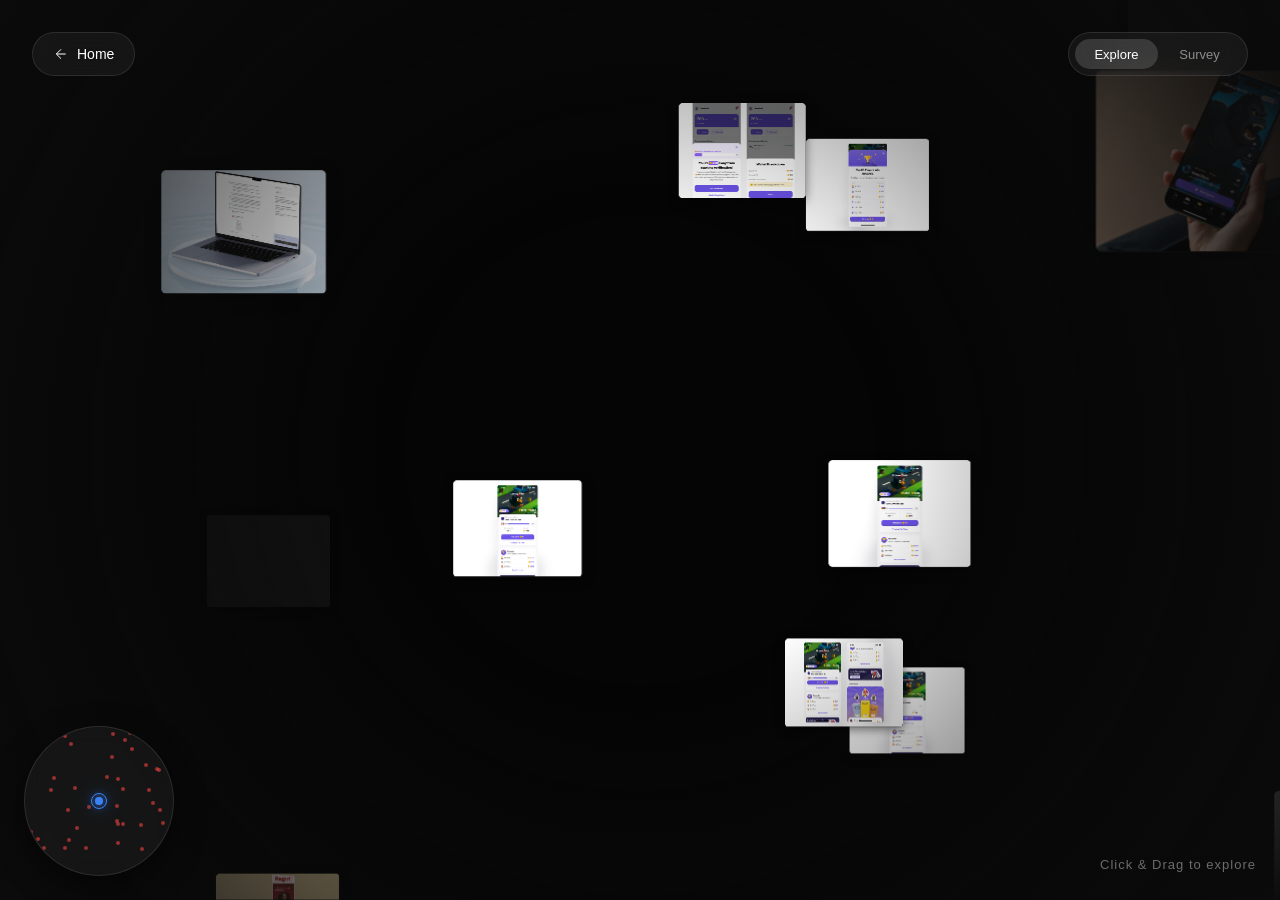
<file: lab.html>
<!doctype html>
<html lang="en">

<head>
  <meta charset="UTF-8" />
  <meta name="viewport" content="width=device-width, initial-scale=1.0" />
  <title>Lab • Emmanuel Odoemelam</title>
  <link rel="preconnect" href="https://fonts.googleapis.com" />
  <link rel="preconnect" href="https://fonts.gstatic.com" crossorigin />
  <link
    href="https://fonts.googleapis.com/css2?family=Lora:ital,wght@0,400;0,500;1,400;1,500&family=DM+Sans:ital,opsz,wght@0,9..40,300;0,9..40,400;0,9..40,500;1,9..40,300&display=swap"
    rel="stylesheet" />
  <link rel="stylesheet" href="style.css" />
  <link rel="stylesheet" href="lab-style.css" />
  <script src="lab-script.js" defer></script>
  <link rel="icon" type="image/jpeg" href="Assets/General/avi.jpg" />
</head>

<body class="lab-body">

  <!-- UI Overlays -->
  <div class="lab-ui">
    <a href="/" class="lab-back-btn" aria-label="Back to Home">
      <svg viewBox="0 0 24 24" fill="none" stroke="currentColor" stroke-width="1.5">
        <path d="M19 12H5M12 19l-7-7 7-7" />
      </svg>
      <span>Home</span>
    </a>

    <div class="lab-toggle-container">
      <button class="lab-toggle-btn active random" id="layout-toggle">
        <span class="toggle-text random">Explore</span>
        <span class="toggle-text arranged">Survey</span>
      </button>
    </div>

    <!-- Minimap (Only visible in Random mode) -->
    <div class="minimap-container active" id="minimap">
      <div class="minimap-dots" id="minimap-dots"></div>
      <div class="minimap-user" id="minimap-user"></div>
    </div>

    <div class="drag-instructions random">Click & Drag to explore</div>
  </div>

  <div class="vignette-overlay"></div>

  <!-- Modal -->
  <div id="lab-modal" class="lab-modal">
    <div class="lab-modal-backdrop" id="modal-backdrop"></div>
    <div class="lab-modal-content">
      <button class="lab-modal-close" id="modal-close" aria-label="Close modal">
        <svg viewBox="0 0 24 24" fill="none" stroke="currentColor" stroke-width="1.5">
          <path d="M18 6L6 18M6 6l12 12" />
        </svg>
      </button>
      <div class="lab-modal-media-wrapper"
        style="position: relative; width: 100%; height: calc(90vh - 100px); display: flex; align-items: center; justify-content: center;">
        <div class="lab-spinner" id="modal-spinner"></div>
        <div class="lab-modal-media-container" id="modal-media-container"
          style="width: 100%; height: 100%; display: flex; align-items: center; justify-content: center;"></div>
      </div>
      <div class="lab-modal-info">
        <span class="modal-label" id="modal-label"></span>
        <span class="modal-type" id="modal-type"></span>
      </div>
    </div>
  </div>

  <!-- The Draggable Canvas -->
  <div id="canvas-wrapper">
    <div id="drag-canvas">

      <!-- Item 1 -->
      <div class="canvas-item">
        <video class="visual-media" autoplay loop muted playsinline>
          <source src="Assets/Visuals/Featured/Regirl website.mp4" type="video/mp4" />
        </video>
        <div class="canvas-overlay">
          <span class="visual-label">Regirl</span>
          <span class="visual-type">Web · E-commerce</span>
        </div>
      </div>

      <!-- Item 2 -->
      <div class="canvas-item">
        <img class="visual-media" src="Assets/Visuals/Featured/Hyper.webp" alt="Hyper — Gaming Platform"
          loading="lazy" />
        <div class="canvas-overlay">
          <span class="visual-label">Hyper</span>
          <span class="visual-type">UI · Gaming</span>
        </div>
      </div>

      <!-- Item 3 -->
      <div class="canvas-item">
        <img class="visual-media" src="Assets/Visuals/Featured/Tournment details.png" alt="Tournament Details Screen"
          loading="lazy" />
        <div class="canvas-overlay">
          <span class="visual-label">Tournament Details</span>
          <span class="visual-type">UI · Mobile</span>
        </div>
      </div>

      <!-- Item 4 -->
      <div class="canvas-item">
        <img class="visual-media" src="Assets/Visuals/Featured/KYC gate.png" alt="KYC Gate Flow" loading="lazy" />
        <div class="canvas-overlay">
          <span class="visual-label">KYC Gate</span>
          <span class="visual-type">UI · Mobile</span>
        </div>
      </div>

      <!-- Item 5 -->
      <div class="canvas-item">
        <img class="visual-media" src="Assets/Visuals/Featured/Reward system upfront.png" alt="Reward System"
          loading="lazy" />
        <div class="canvas-overlay">
          <span class="visual-label">Reward System</span>
          <span class="visual-type">UI · Mobile</span>
        </div>
      </div>

      <!-- Item 6 -->
      <div class="canvas-item">
        <img class="visual-media" src="Assets/Visuals/Featured/Reward breakdown modal.png" alt="Reward Breakdown Modal"
          loading="lazy" />
        <div class="canvas-overlay">
          <span class="visual-label">Reward Breakdown</span>
          <span class="visual-type">UI · Mobile</span>
        </div>
      </div>

      <!-- Item 7 -->
      <div class="canvas-item">
        <video class="visual-media" autoplay loop muted playsinline>
          <source src="Assets/Visuals/Featured/reel_portfolio.mp4" type="video/mp4" />
        </video>
        <div class="canvas-overlay">
          <span class="visual-label">Portfolio Reel</span>
          <span class="visual-type">Motion · Showreel</span>
        </div>
      </div>

      <!-- Item 8 -->
      <div class="canvas-item">
        <img class="visual-media" src="Assets/Visuals/Featured/Play again showing the reward for that position.png"
          alt="Play Again Reward Screen" loading="lazy" />
        <div class="canvas-overlay">
          <span class="visual-label">Play Again Rewards</span>
          <span class="visual-type">UI · Mobile</span>
        </div>
      </div>

      <!-- Item 9 -->
      <div class="canvas-item">
        <img class="visual-media" src="Assets/Visuals/Chordio.webp" alt="Chordio" loading="lazy" />
        <div class="canvas-overlay">
          <span class="visual-label">Chordio</span>
          <span class="visual-type">Brand · Identity</span>
        </div>
      </div>

      <!-- Item 10 -->
      <div class="canvas-item">
        <img class="visual-media" src="Assets/Visuals/Featured/PHOTO-2026-02-21-12-21-53 3.jpg" alt="Design Process"
          loading="lazy" />
        <div class="canvas-overlay">
          <span class="visual-label">Behind the Scenes</span>
          <span class="visual-type">Photography</span>
        </div>
      </div>

      <!-- Duplicated Items for massive cylinder scale -->

      <!-- Item 11 -->
      <div class="canvas-item">
        <video class="visual-media" autoplay loop muted playsinline>
          <source src="Assets/Visuals/Featured/Regirl website.mp4" type="video/mp4" />
        </video>
        <div class="canvas-overlay">
          <span class="visual-label">Regirl</span>
          <span class="visual-type">Web · E-commerce</span>
        </div>
      </div>

      <!-- Item 12 -->
      <div class="canvas-item">
        <img class="visual-media" src="Assets/Visuals/Featured/Hyper.webp" alt="Hyper — Gaming Platform"
          loading="lazy" />
        <div class="canvas-overlay">
          <span class="visual-label">Hyper</span>
          <span class="visual-type">UI · Gaming</span>
        </div>
      </div>

      <!-- Item 13 -->
      <div class="canvas-item">
        <img class="visual-media" src="Assets/Visuals/Featured/Tournment details.png" alt="Tournament Details Screen"
          loading="lazy" />
        <div class="canvas-overlay">
          <span class="visual-label">Tournament Details</span>
          <span class="visual-type">UI · Mobile</span>
        </div>
      </div>

      <!-- Item 14 -->
      <div class="canvas-item">
        <img class="visual-media" src="Assets/Visuals/Featured/KYC gate.png" alt="KYC Gate Flow" loading="lazy" />
        <div class="canvas-overlay">
          <span class="visual-label">KYC Gate</span>
          <span class="visual-type">UI · Mobile</span>
        </div>
      </div>

      <!-- Item 15 -->
      <div class="canvas-item">
        <img class="visual-media" src="Assets/Visuals/Featured/Reward system upfront.png" alt="Reward System"
          loading="lazy" />
        <div class="canvas-overlay">
          <span class="visual-label">Reward System</span>
          <span class="visual-type">UI · Mobile</span>
        </div>
      </div>

      <!-- Item 16 -->
      <div class="canvas-item">
        <img class="visual-media" src="Assets/Visuals/Featured/Reward breakdown modal.png" alt="Reward Breakdown Modal"
          loading="lazy" />
        <div class="canvas-overlay">
          <span class="visual-label">Reward Breakdown</span>
          <span class="visual-type">UI · Mobile</span>
        </div>
      </div>

      <!-- Item 17 -->
      <div class="canvas-item">
        <video class="visual-media" autoplay loop muted playsinline>
          <source src="Assets/Visuals/Featured/reel_portfolio.mp4" type="video/mp4" />
        </video>
        <div class="canvas-overlay">
          <span class="visual-label">Portfolio Reel</span>
          <span class="visual-type">Motion · Showreel</span>
        </div>
      </div>

      <!-- Item 18 -->
      <div class="canvas-item">
        <img class="visual-media" src="Assets/Visuals/Featured/Play again showing the reward for that position.png"
          alt="Play Again Reward Screen" loading="lazy" />
        <div class="canvas-overlay">
          <span class="visual-label">Play Again Rewards</span>
          <span class="visual-type">UI · Mobile</span>
        </div>
      </div>

      <!-- Item 19 -->
      <div class="canvas-item">
        <img class="visual-media" src="Assets/Visuals/Chordio.webp" alt="Chordio" loading="lazy" />
        <div class="canvas-overlay">
          <span class="visual-label">Chordio</span>
          <span class="visual-type">Brand · Identity</span>
        </div>
      </div>

      <!-- Item 20 -->
      <div class="canvas-item">
        <img class="visual-media" src="Assets/Visuals/Featured/PHOTO-2026-02-21-12-21-53 3.jpg" alt="Design Process"
          loading="lazy" />
        <div class="canvas-overlay">
          <span class="visual-label">Behind the Scenes</span>
          <span class="visual-type">Photography</span>
        </div>
      </div>



      <!-- Item 1 -->
      <div class="canvas-item">
        <video class="visual-media" autoplay loop muted playsinline>
          <source src="Assets/Visuals/Featured/Regirl website.mp4" type="video/mp4" />
        </video>
        <div class="canvas-overlay">
          <span class="visual-label">Regirl</span>
          <span class="visual-type">Web · E-commerce</span>
        </div>
      </div>

      <!-- Item 2 -->
      <div class="canvas-item">
        <img class="visual-media" src="Assets/Visuals/Featured/Hyper.webp" alt="Hyper — Gaming Platform"
          loading="lazy" />
        <div class="canvas-overlay">
          <span class="visual-label">Hyper</span>
          <span class="visual-type">UI · Gaming</span>
        </div>
      </div>

      <!-- Item 3 -->
      <div class="canvas-item">
        <img class="visual-media" src="Assets/Visuals/Featured/Tournment details.png" alt="Tournament Details Screen"
          loading="lazy" />
        <div class="canvas-overlay">
          <span class="visual-label">Tournament Details</span>
          <span class="visual-type">UI · Mobile</span>
        </div>
      </div>

      <!-- Item 4 -->
      <div class="canvas-item">
        <img class="visual-media" src="Assets/Visuals/Featured/KYC gate.png" alt="KYC Gate Flow" loading="lazy" />
        <div class="canvas-overlay">
          <span class="visual-label">KYC Gate</span>
          <span class="visual-type">UI · Mobile</span>
        </div>
      </div>

      <!-- Item 5 -->
      <div class="canvas-item">
        <img class="visual-media" src="Assets/Visuals/Featured/Reward system upfront.png" alt="Reward System"
          loading="lazy" />
        <div class="canvas-overlay">
          <span class="visual-label">Reward System</span>
          <span class="visual-type">UI · Mobile</span>
        </div>
      </div>

      <!-- Item 6 -->
      <div class="canvas-item">
        <img class="visual-media" src="Assets/Visuals/Featured/Reward breakdown modal.png" alt="Reward Breakdown Modal"
          loading="lazy" />
        <div class="canvas-overlay">
          <span class="visual-label">Reward Breakdown</span>
          <span class="visual-type">UI · Mobile</span>
        </div>
      </div>

      <!-- Item 7 -->
      <div class="canvas-item">
        <video class="visual-media" autoplay loop muted playsinline>
          <source src="Assets/Visuals/Featured/reel_portfolio.mp4" type="video/mp4" />
        </video>
        <div class="canvas-overlay">
          <span class="visual-label">Portfolio Reel</span>
          <span class="visual-type">Motion · Showreel</span>
        </div>
      </div>

      <!-- Item 8 -->
      <div class="canvas-item">
        <img class="visual-media" src="Assets/Visuals/Featured/Play again showing the reward for that position.png"
          alt="Play Again Reward Screen" loading="lazy" />
        <div class="canvas-overlay">
          <span class="visual-label">Play Again Rewards</span>
          <span class="visual-type">UI · Mobile</span>
        </div>
      </div>

      <!-- Item 9 -->
      <div class="canvas-item">
        <img class="visual-media" src="Assets/Visuals/Chordio.webp" alt="Chordio" loading="lazy" />
        <div class="canvas-overlay">
          <span class="visual-label">Chordio</span>
          <span class="visual-type">Brand · Identity</span>
        </div>
      </div>

      <!-- Item 10 -->
      <div class="canvas-item">
        <img class="visual-media" src="Assets/Visuals/Featured/PHOTO-2026-02-21-12-21-53 3.jpg" alt="Design Process"
          loading="lazy" />
        <div class="canvas-overlay">
          <span class="visual-label">Behind the Scenes</span>
          <span class="visual-type">Photography</span>
        </div>
      </div>

      <!-- Duplicated Items for massive cylinder scale -->

      <!-- Item 11 -->
      <div class="canvas-item">
        <video class="visual-media" autoplay loop muted playsinline>
          <source src="Assets/Visuals/Featured/Regirl website.mp4" type="video/mp4" />
        </video>
        <div class="canvas-overlay">
          <span class="visual-label">Regirl</span>
          <span class="visual-type">Web · E-commerce</span>
        </div>
      </div>

      <!-- Item 12 -->
      <div class="canvas-item">
        <img class="visual-media" src="Assets/Visuals/Featured/Hyper.webp" alt="Hyper — Gaming Platform"
          loading="lazy" />
        <div class="canvas-overlay">
          <span class="visual-label">Hyper</span>
          <span class="visual-type">UI · Gaming</span>
        </div>
      </div>

      <!-- Item 13 -->
      <div class="canvas-item">
        <img class="visual-media" src="Assets/Visuals/Featured/Tournment details.png" alt="Tournament Details Screen"
          loading="lazy" />
        <div class="canvas-overlay">
          <span class="visual-label">Tournament Details</span>
          <span class="visual-type">UI · Mobile</span>
        </div>
      </div>

      <!-- Item 14 -->
      <div class="canvas-item">
        <img class="visual-media" src="Assets/Visuals/Featured/KYC gate.png" alt="KYC Gate Flow" loading="lazy" />
        <div class="canvas-overlay">
          <span class="visual-label">KYC Gate</span>
          <span class="visual-type">UI · Mobile</span>
        </div>
      </div>

      <!-- Item 15 -->
      <div class="canvas-item">
        <img class="visual-media" src="Assets/Visuals/Featured/Reward system upfront.png" alt="Reward System"
          loading="lazy" />
        <div class="canvas-overlay">
          <span class="visual-label">Reward System</span>
          <span class="visual-type">UI · Mobile</span>
        </div>
      </div>

      <!-- Item 16 -->
      <div class="canvas-item">
        <img class="visual-media" src="Assets/Visuals/Featured/Reward breakdown modal.png" alt="Reward Breakdown Modal"
          loading="lazy" />
        <div class="canvas-overlay">
          <span class="visual-label">Reward Breakdown</span>
          <span class="visual-type">UI · Mobile</span>
        </div>
      </div>

      <!-- Item 17 -->
      <div class="canvas-item">
        <video class="visual-media" autoplay loop muted playsinline>
          <source src="Assets/Visuals/Featured/reel_portfolio.mp4" type="video/mp4" />
        </video>
        <div class="canvas-overlay">
          <span class="visual-label">Portfolio Reel</span>
          <span class="visual-type">Motion · Showreel</span>
        </div>
      </div>

      <!-- Item 18 -->
      <div class="canvas-item">
        <img class="visual-media" src="Assets/Visuals/Featured/Play again showing the reward for that position.png"
          alt="Play Again Reward Screen" loading="lazy" />
        <div class="canvas-overlay">
          <span class="visual-label">Play Again Rewards</span>
          <span class="visual-type">UI · Mobile</span>
        </div>
      </div>

      <!-- Item 19 -->
      <div class="canvas-item">
        <img class="visual-media" src="Assets/Visuals/Chordio.webp" alt="Chordio" loading="lazy" />
        <div class="canvas-overlay">
          <span class="visual-label">Chordio</span>
          <span class="visual-type">Brand · Identity</span>
        </div>
      </div>

      <!-- Item 20 -->
      <div class="canvas-item">
        <img class="visual-media" src="Assets/Visuals/Featured/PHOTO-2026-02-21-12-21-53 3.jpg" alt="Design Process"
          loading="lazy" />
        <div class="canvas-overlay">
          <span class="visual-label">Behind the Scenes</span>
          <span class="visual-type">Photography</span>
        </div>
      </div>

    </div>
  </div>
</body>

</html>
</file>
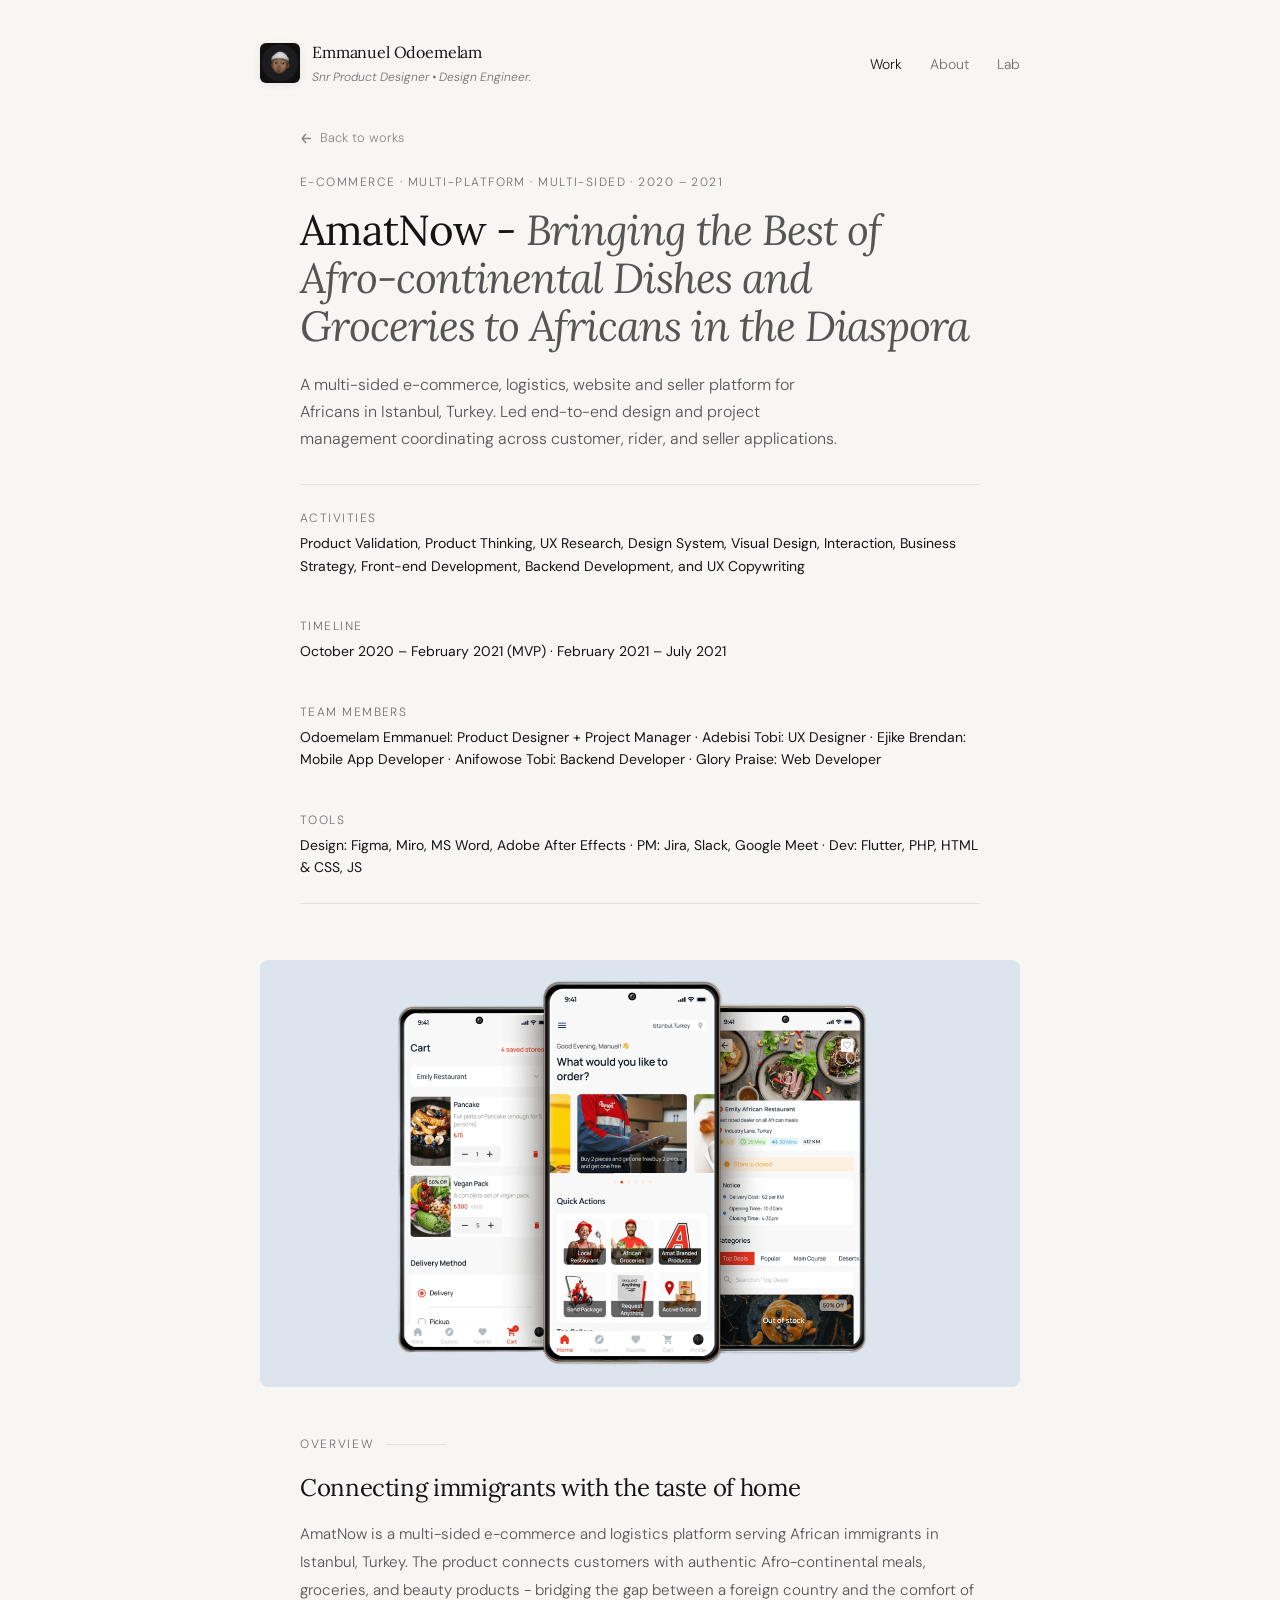
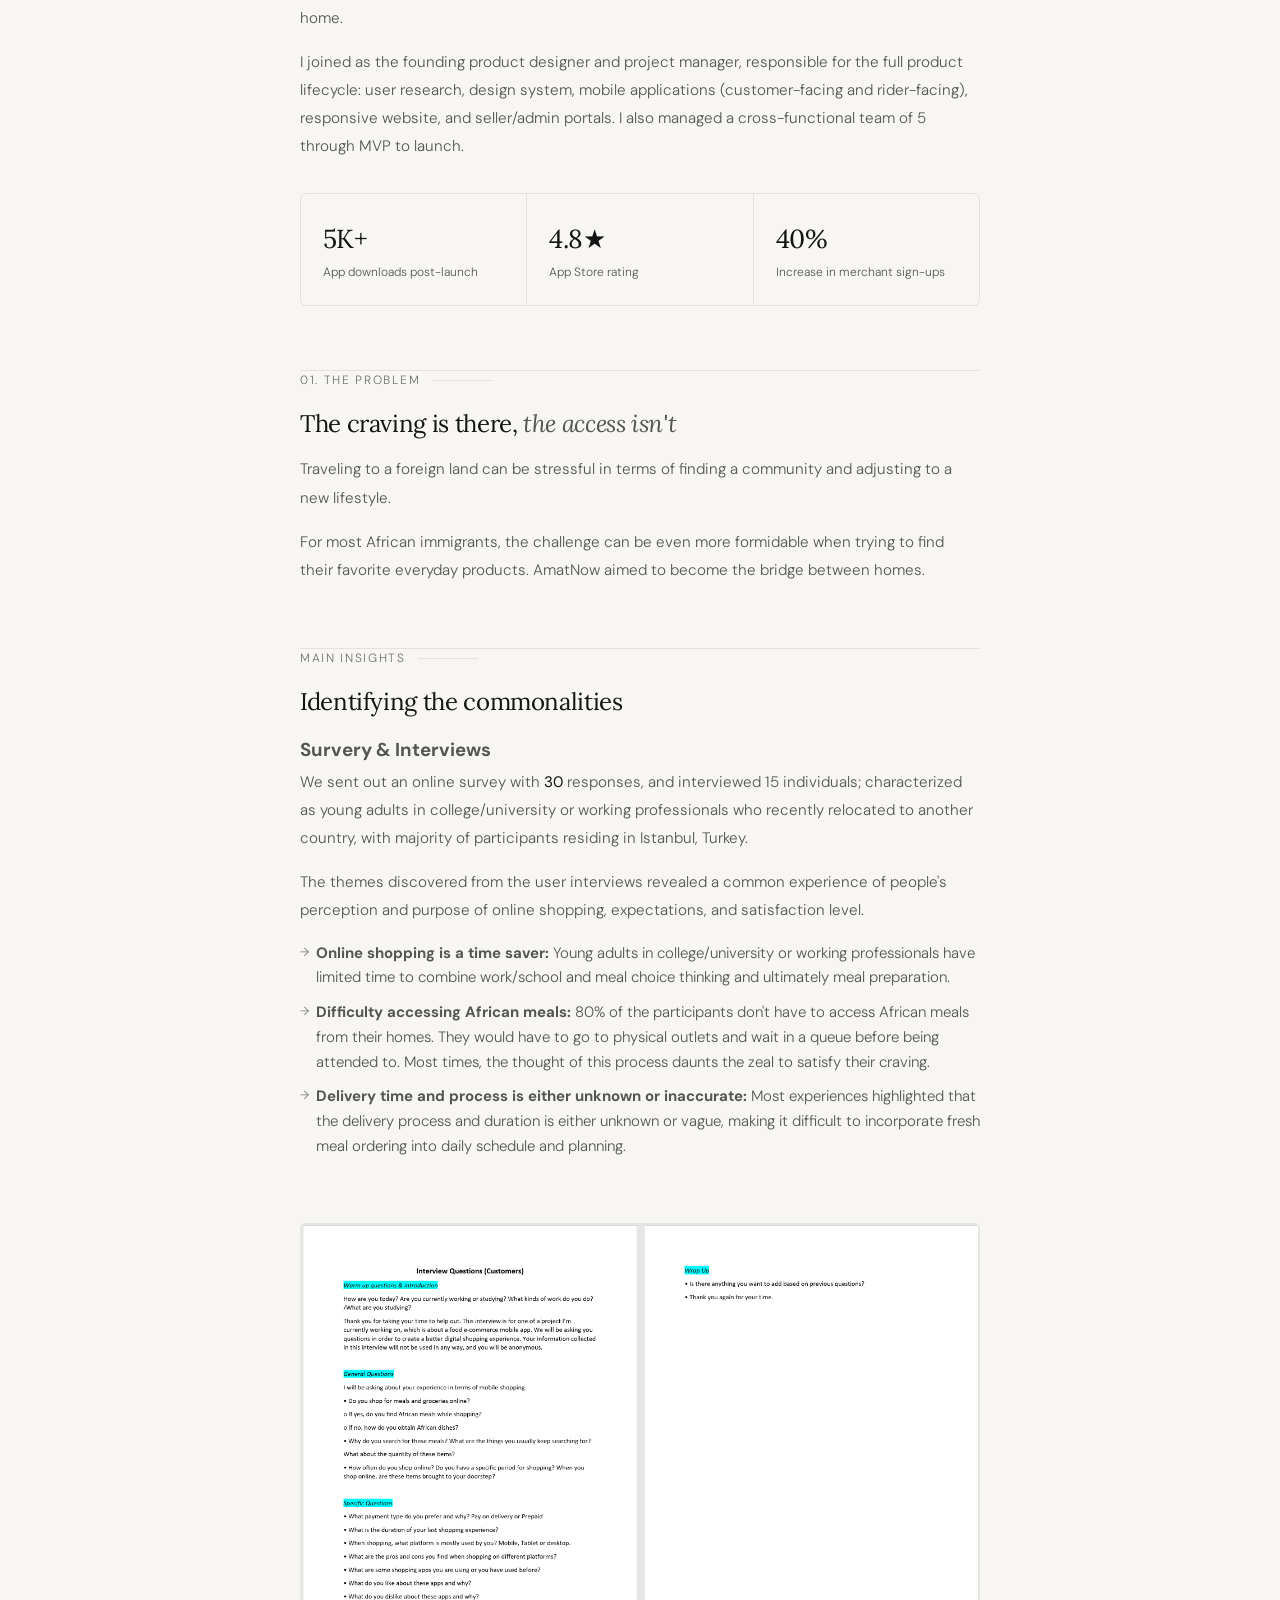
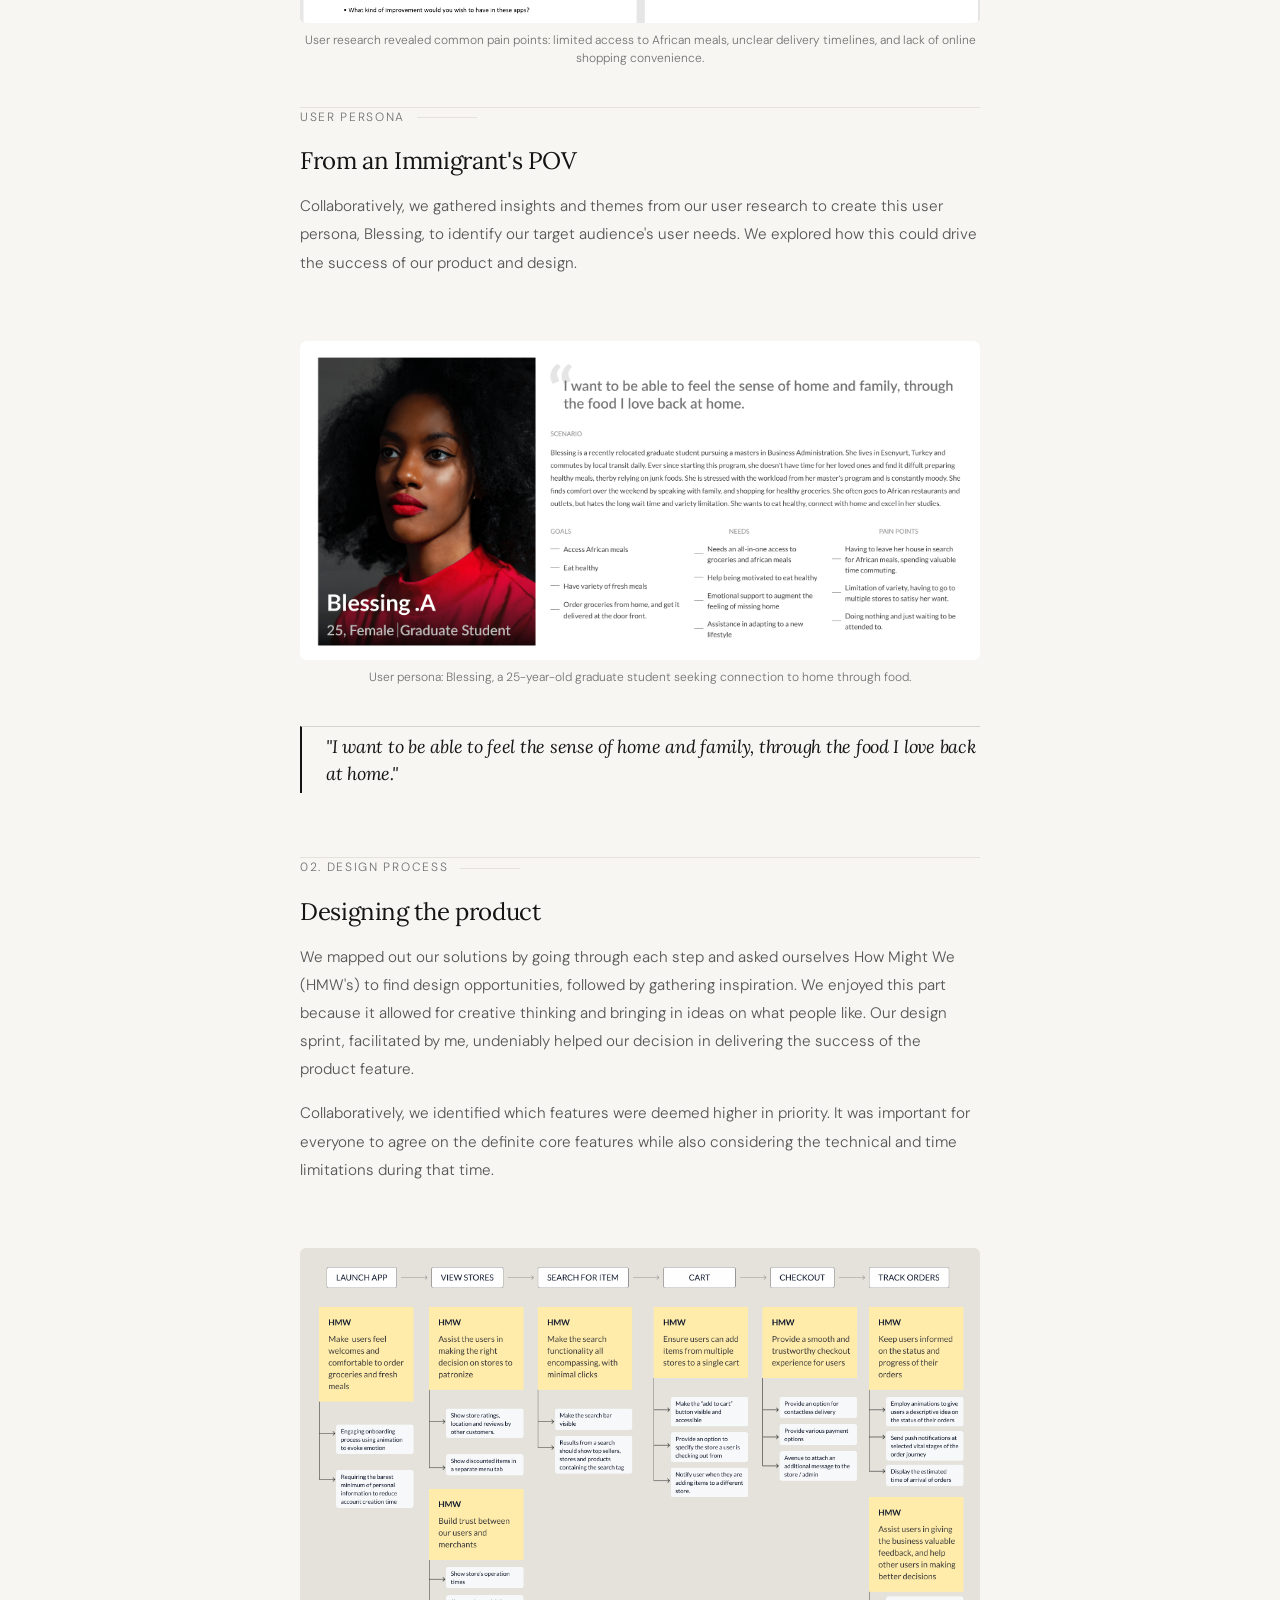
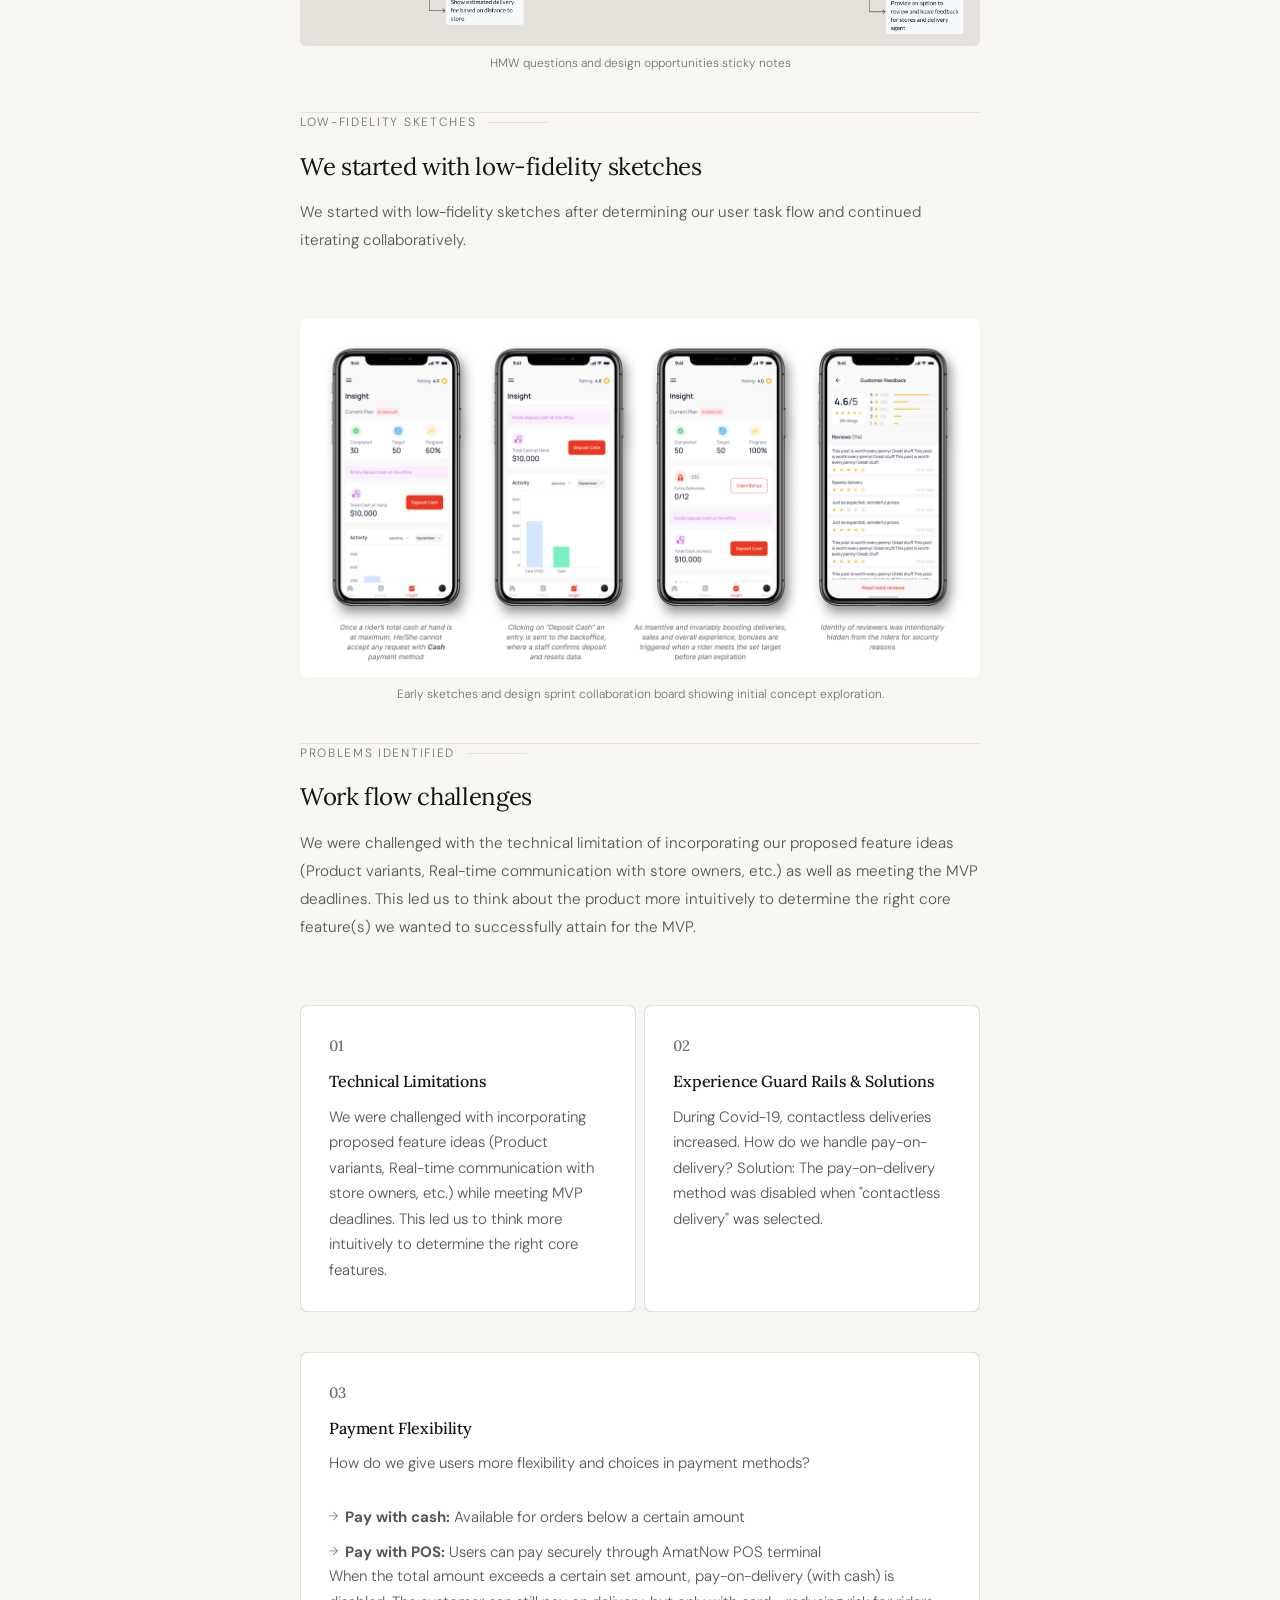
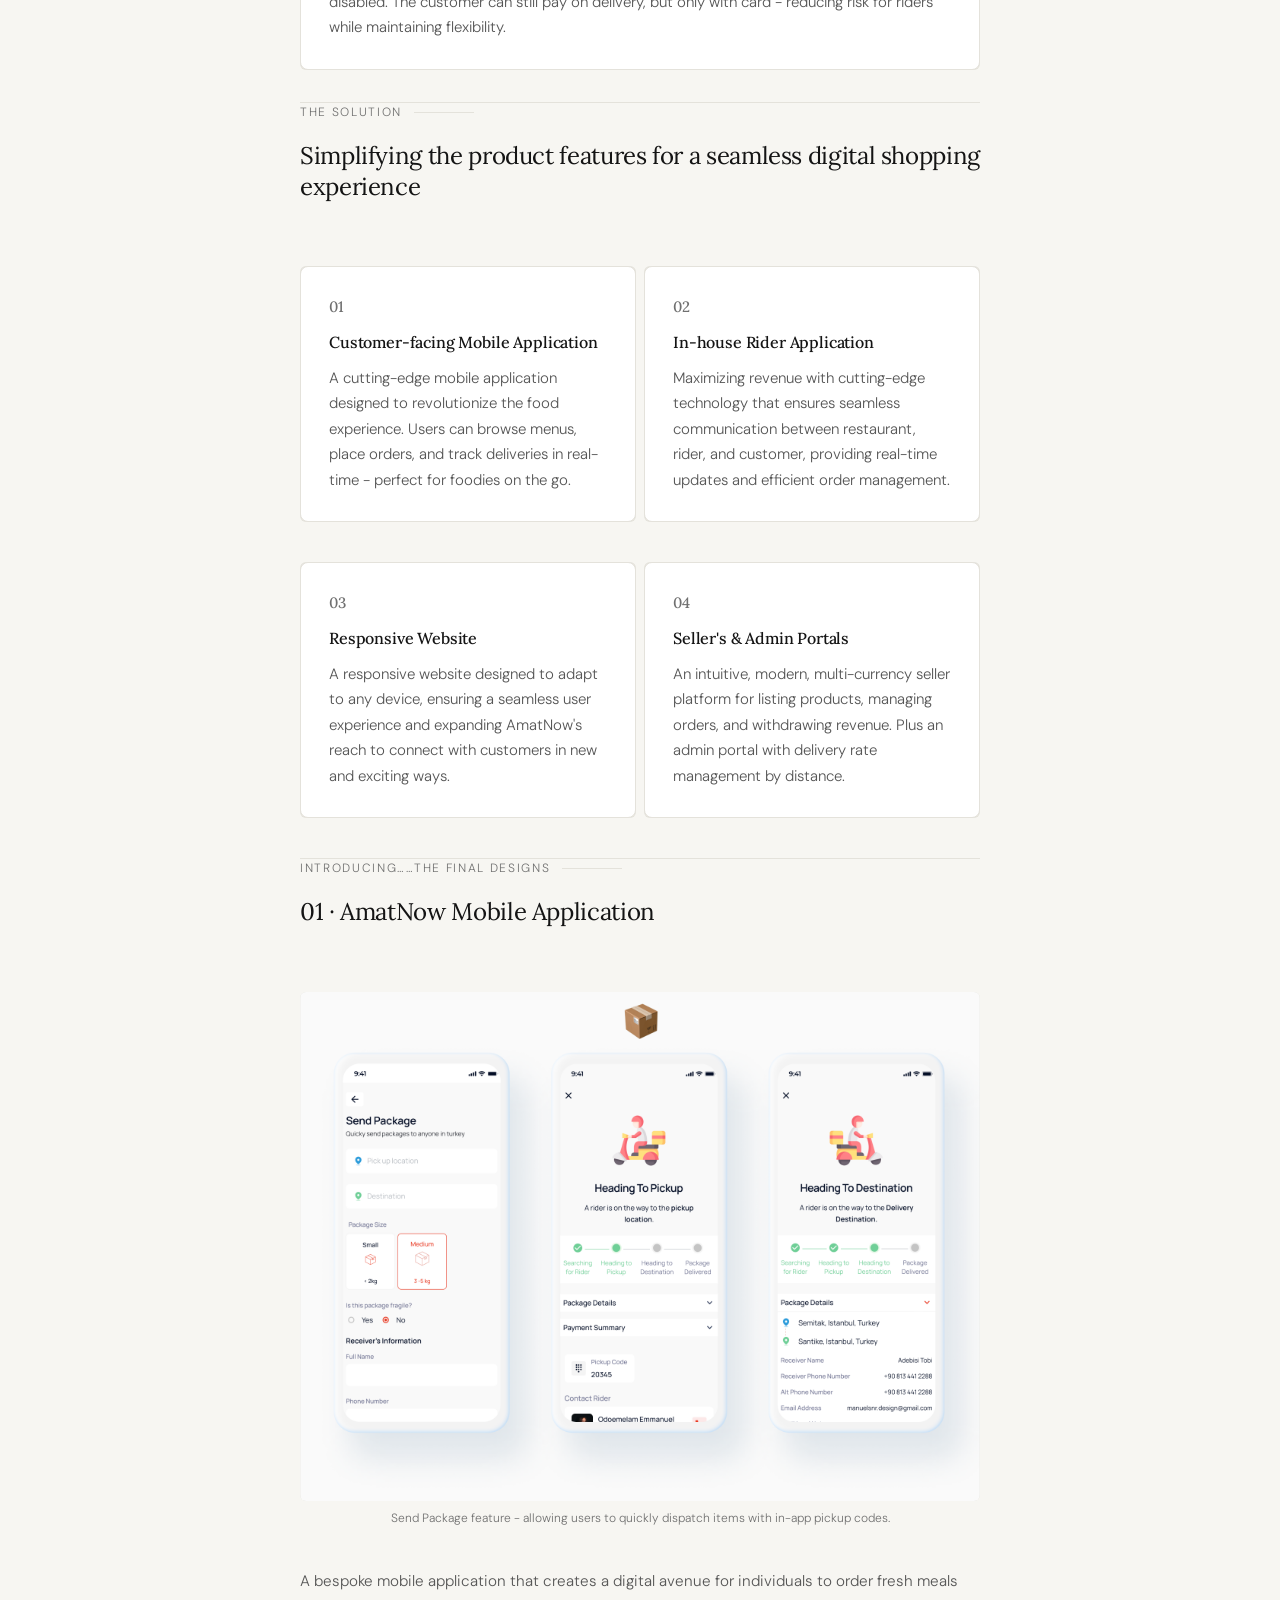
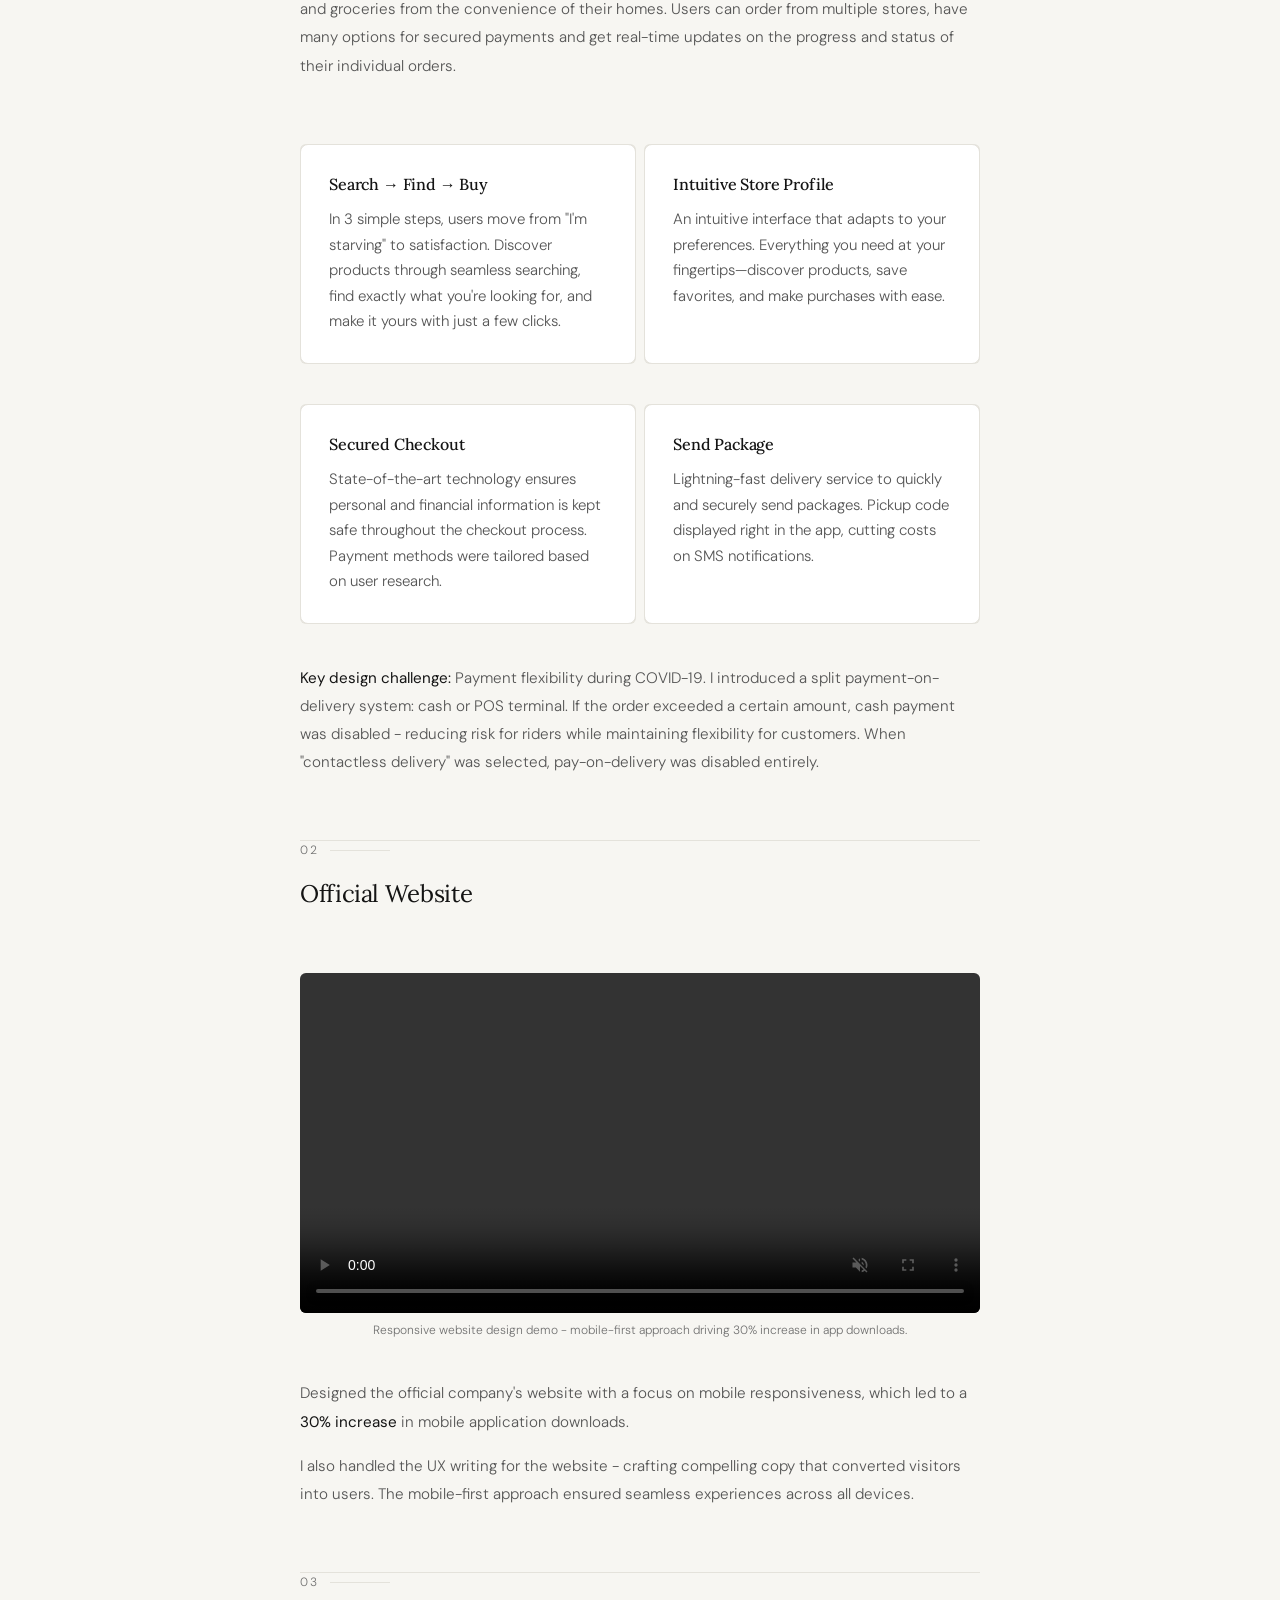
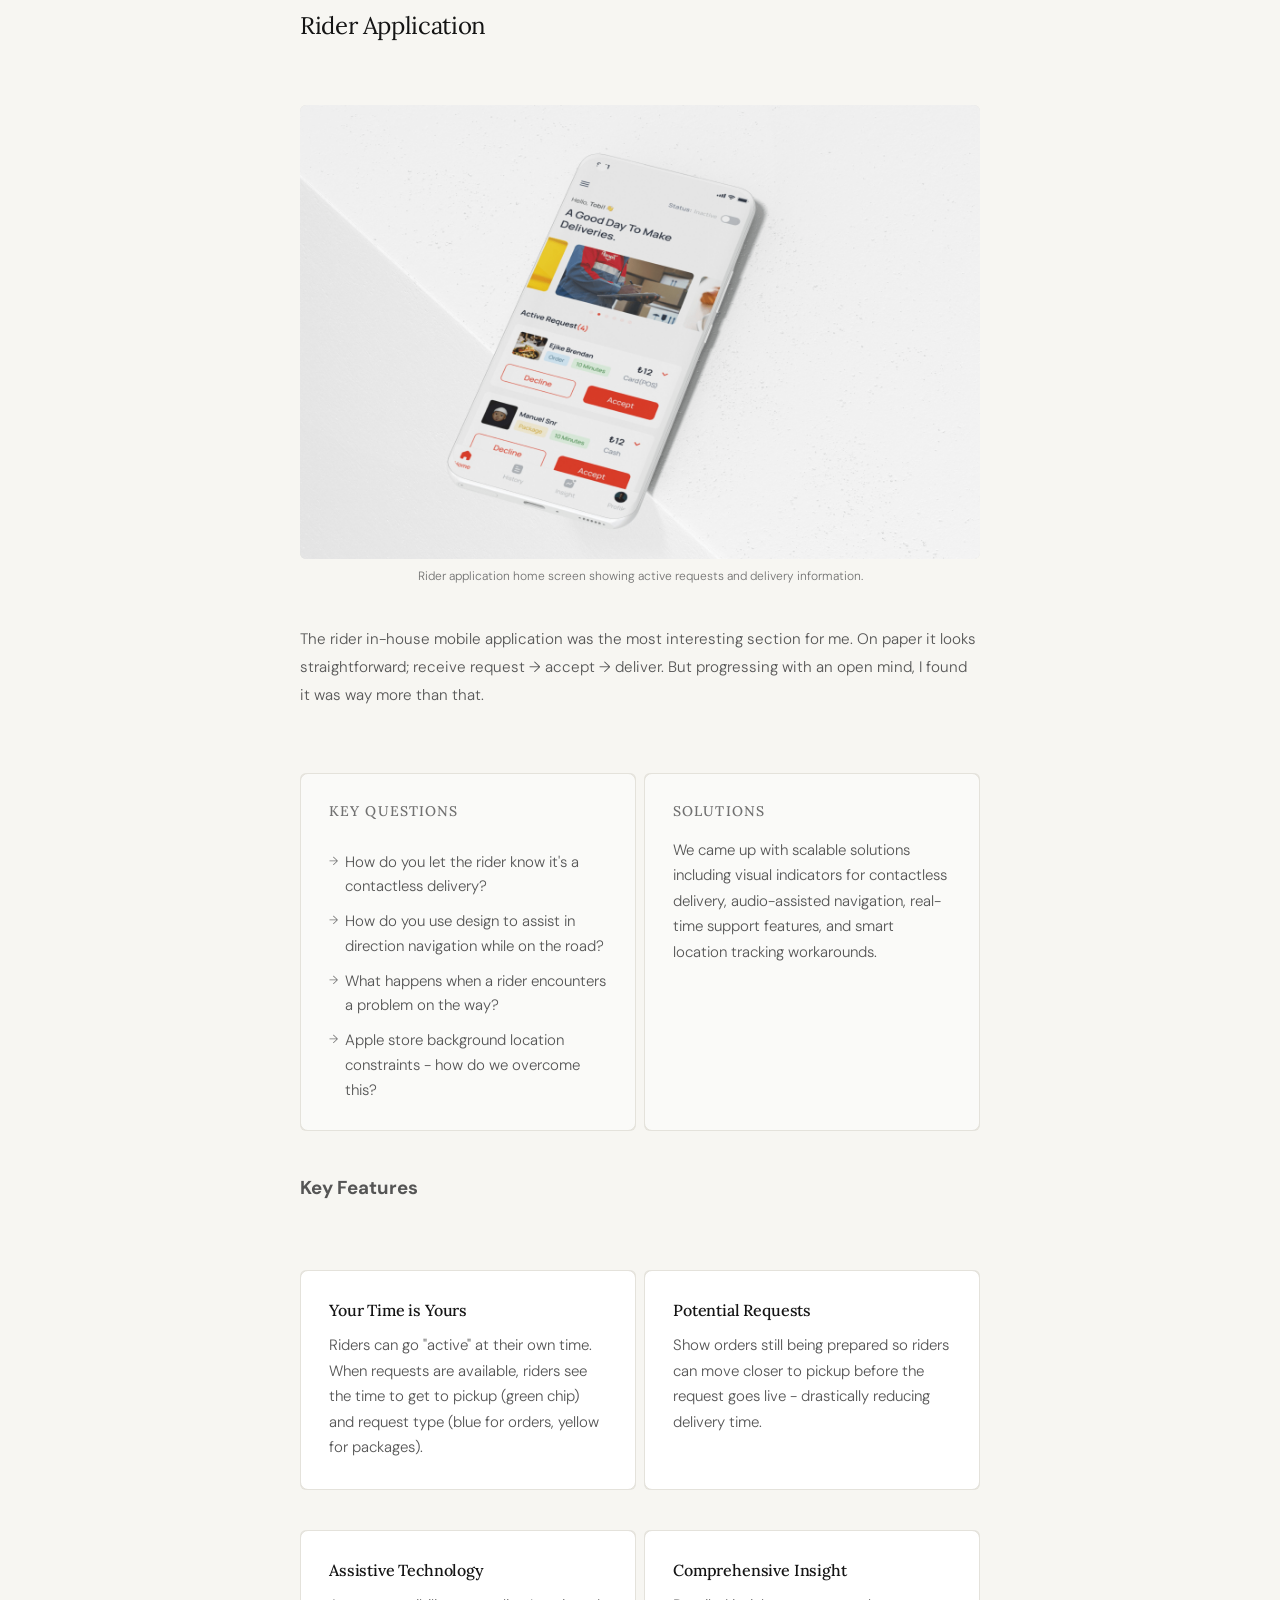
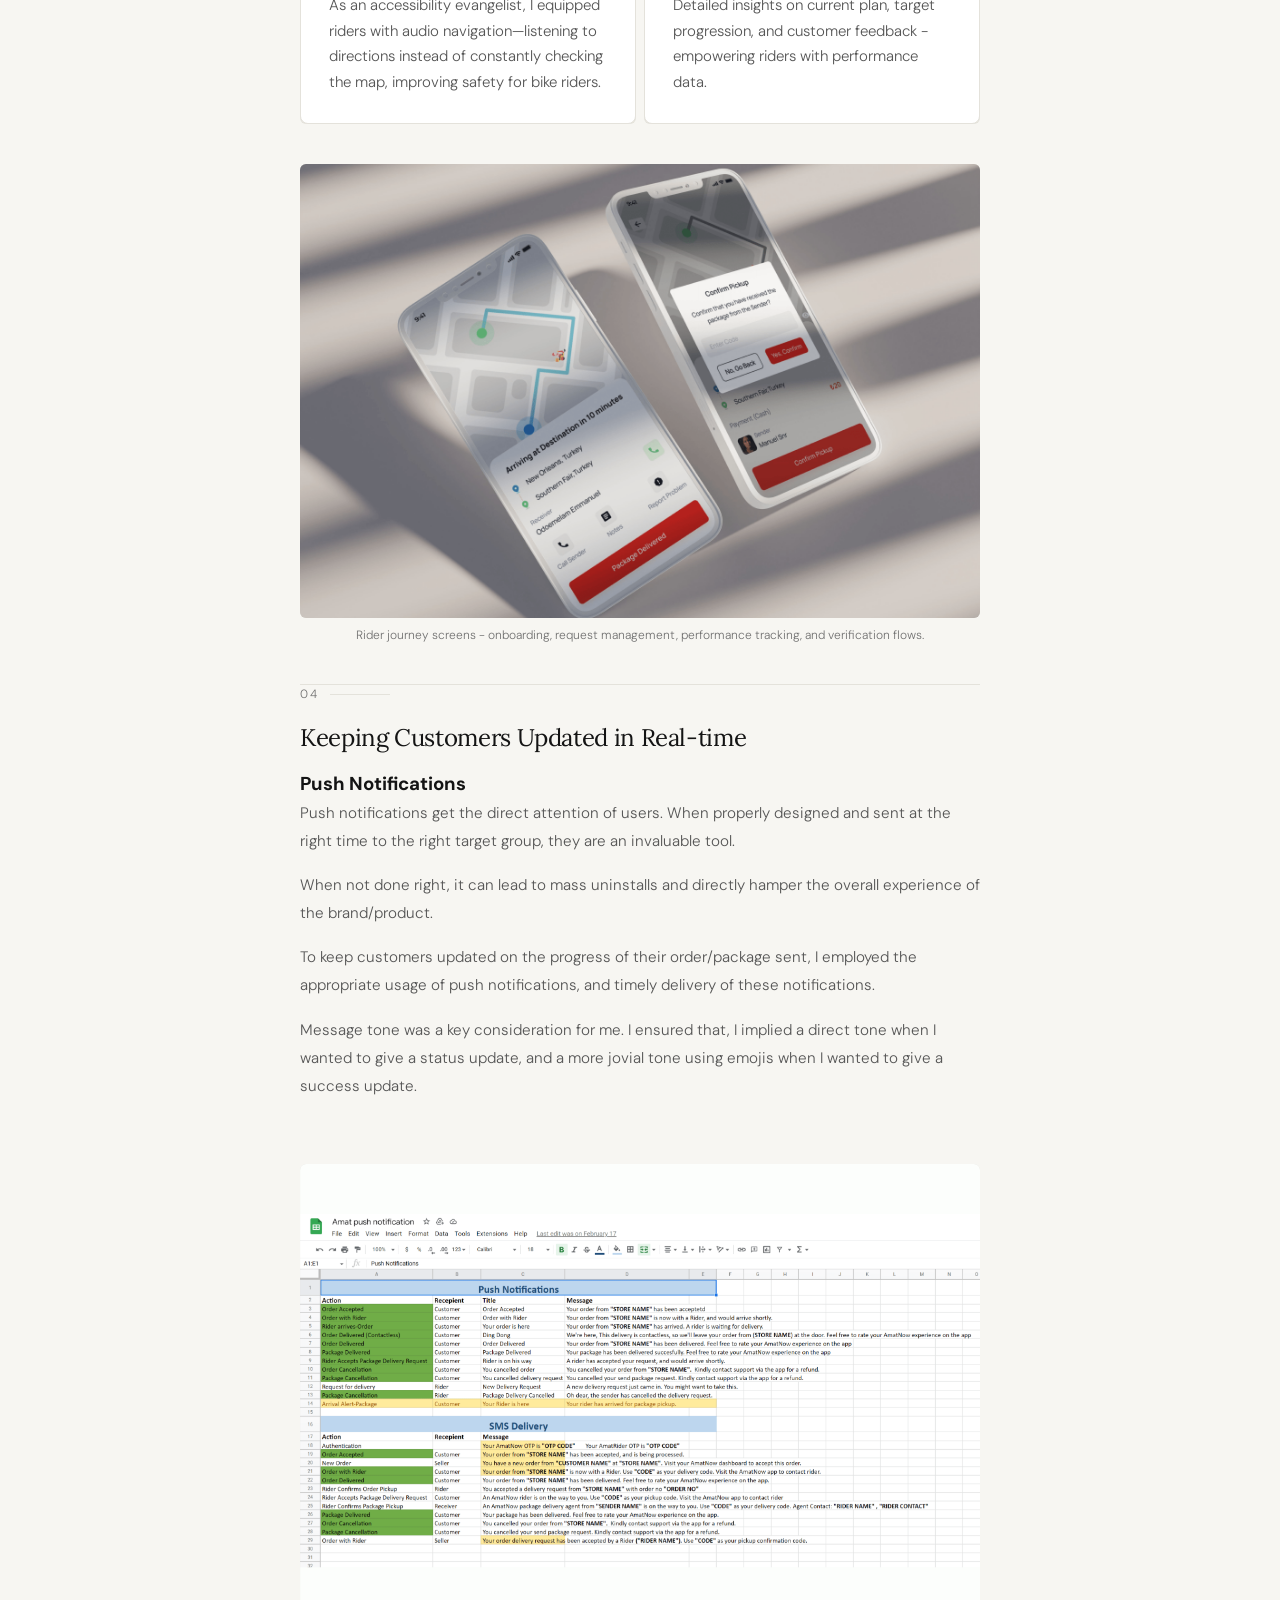
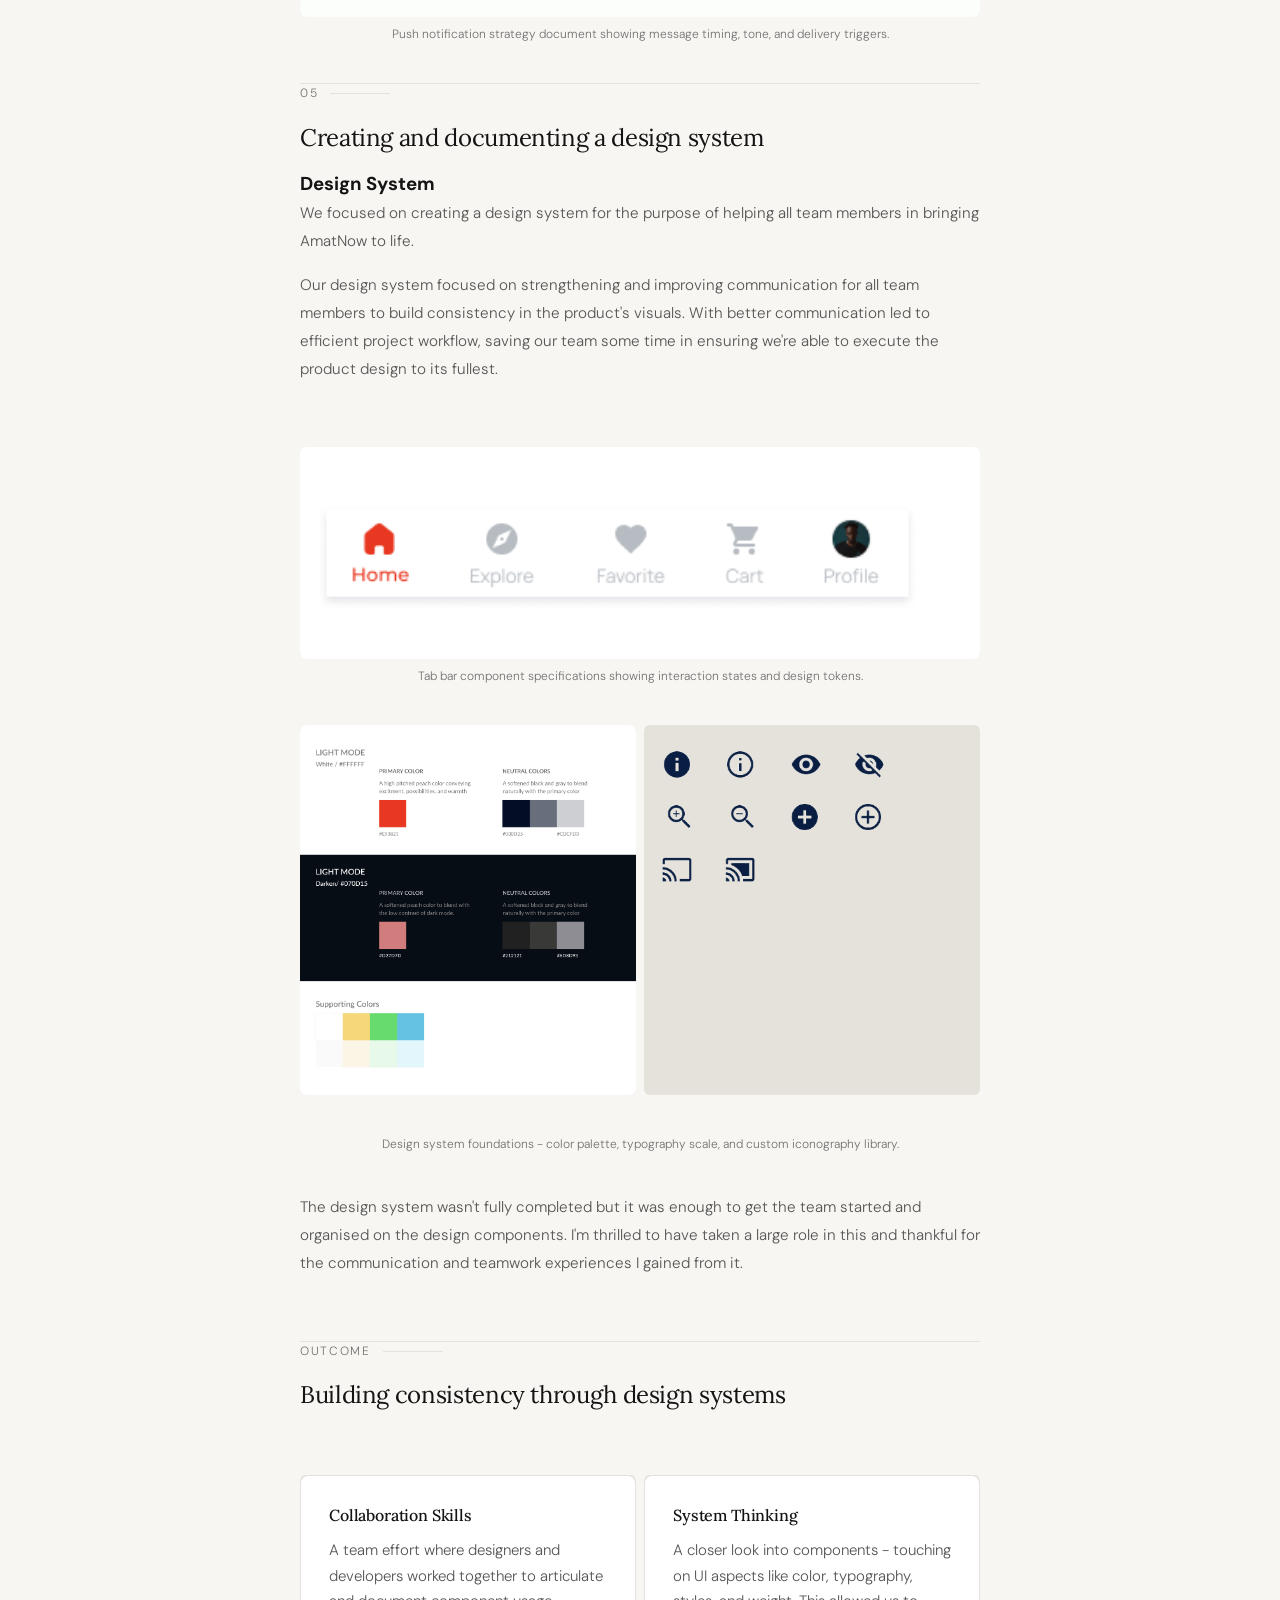
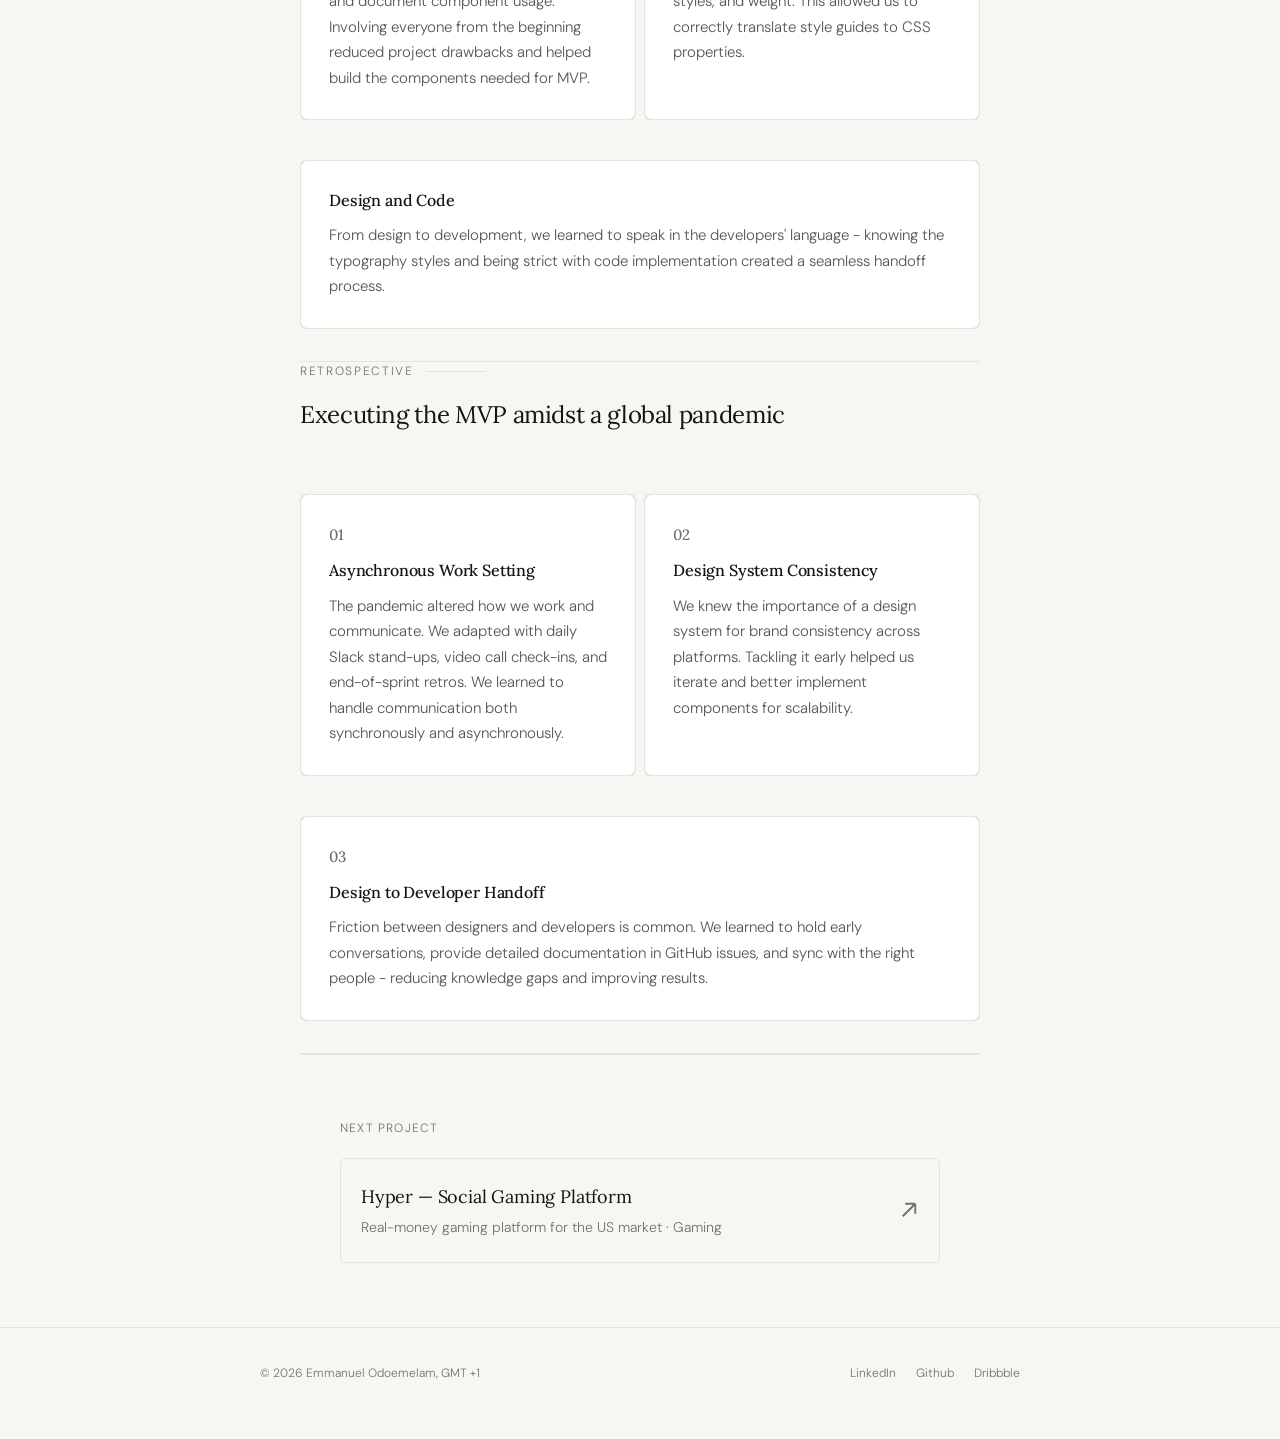
<file: work-amatnow.html>
<!doctype html>
<html lang="en">

<head>
  <meta charset="UTF-8" />
  <meta name="viewport" content="width=device-width, initial-scale=1.0" />
  <title>AmatNow • Emmanuel Odoemelam</title>
  <link rel="preconnect" href="https://fonts.googleapis.com" />
  <link rel="preconnect" href="https://fonts.gstatic.com" crossorigin />
  <link
    href="https://fonts.googleapis.com/css2?family=Lora:ital,wght@0,400;0,500;1,400;1,500&family=DM+Sans:ital,opsz,wght@0,9..40,300;0,9..40,400;0,9..40,500;1,9..40,300&display=swap"
    rel="stylesheet" />
  <link rel="stylesheet" href="style.css" />
  <script src="script.js"></script>
  <link rel="icon" type="image/jpeg" href="Assets/General/avi.jpg" />
</head>

<body>
  <nav>
    <a href="index.html" class="nav-brand">
      <img src="Assets/General/avi.jpg" alt="Emmanuel Odoemelam" class="nav-profile-img" />
      <div class="nav-brand-text">
        <span class="nav-name">Emmanuel Odoemelam</span>
        <span class="nav-subtext"></span>
      </div>
    </a>
    <button class="hamburger" aria-label="Menu">
      <span></span>
      <span></span>
      <span></span>
    </button>
    <ul class="nav-links">
      <li><a href="work.html" class="active">Work</a></li>
      <li><a href="about.html">About</a></li>
      <li><a href="lab.html">Lab</a></li>
    </ul>
  </nav>

  <div class="mobile-drawer">
    <div class="drawer-content">
      <div class="drawer-header">
        <h2 class="drawer-title">Menu</h2>
        <button class="drawer-close" aria-label="Close menu">&times;</button>
      </div>
      <ul class="drawer-links">
        <li><a href="index.html">Home</a></li>
        <li><a href="work.html" class="active">Work</a></li>
        <li><a href="about.html">About</a></li>
        <li><a href="lab.html">Lab</a></li>
      </ul>
      <div class="drawer-footer">
        <p class="drawer-footer-text">
          © 2025 Emmanuel Odoemelam<br />Lagos, Nigeria
        </p>
      </div>
    </div>
  </div>
  <div class="drawer-overlay"></div>

  <!-- Case Hero -->
  <div class="case-hero fade">
    <!-- BACK LINK -->
    <a href="work.html" class="back-link">
      <svg viewBox="0 0 13 13" fill="none" stroke="currentColor" stroke-width="1.5">
        <path d="M11 6.5H2M2 6.5L6 2M2 6.5L6 11" />
      </svg>
      <span>Back to works</span>
    </a>

    <div class="case-eyebrow">
      E-commerce · Multi-platform · Multi-sided · 2020 – 2021
    </div>
    <h1 class="case-title">
      AmatNow -
      <em>Bringing the Best of Afro-continental Dishes and Groceries to
        Africans in the Diaspora</em>
    </h1>
    <p class="case-tagline">
      A multi-sided e-commerce, logistics, website and seller platform for
      Africans in Istanbul, Turkey. Led end-to-end design and project
      management coordinating across customer, rider, and seller applications.
    </p>
    <div class="case-meta">
      <div class="meta-item">
        <div class="meta-label">Activities</div>
        <div class="meta-value">
          Product Validation, Product Thinking, UX Research, Design System,
          Visual Design, Interaction, Business Strategy, Front-end
          Development, Backend Development, and UX Copywriting
        </div>
      </div>
      <div class="meta-item">
        <div class="meta-label">Timeline</div>
        <div class="meta-value">
          October 2020 – February 2021 (MVP) · February 2021 – July 2021
        </div>
      </div>
      <div class="meta-item">
        <div class="meta-label">Team members</div>
        <div class="meta-value">
          Odoemelam Emmanuel: Product Designer + Project Manager · Adebisi
          Tobi: UX Designer · Ejike Brendan: Mobile App Developer · Anifowose
          Tobi: Backend Developer · Glory Praise: Web Developer
        </div>
      </div>
      <div class="meta-item">
        <div class="meta-label">Tools</div>
        <div class="meta-value">
          Design: Figma, Miro, MS Word, Adobe After Effects · PM: Jira, Slack,
          Google Meet · Dev: Flutter, PHP, HTML & CSS, JS
        </div>
      </div>
    </div>
  </div>

  <!-- Cover image -->
  <div class="case-cover fade">
    <img src="Assets/Projects/Amat/banner-transformed-min.png" alt="AmatNow Platform Overview" />
  </div>

  <!-- Body -->
  <div class="case-body">
    <!-- OVERVIEW -->
    <div class="cs-section fade">
      <div class="cs-label">Overview</div>
      <h2 class="cs-heading">Connecting immigrants with the taste of home</h2>
      <div class="cs-text">
        <p>
          AmatNow is a multi-sided e-commerce and logistics platform serving
          African immigrants in Istanbul, Turkey. The product connects
          customers with authentic Afro-continental meals, groceries, and
          beauty products - bridging the gap between a foreign country and the
          comfort of home.
        </p>
        <p>
          I joined as the founding product designer and project manager,
          responsible for the full product lifecycle: user research, design
          system, mobile applications (customer-facing and rider-facing),
          responsive website, and seller/admin portals. I also managed a
          cross-functional team of 5 through MVP to launch.
        </p>
      </div>

      <div class="cs-outcomes">
        <div class="cs-outcome">
          <div class="cs-out-num">5K+</div>
          <div class="cs-out-label">App downloads post-launch</div>
        </div>
        <div class="cs-outcome">
          <div class="cs-out-num">4.8★</div>
          <div class="cs-out-label">App Store rating</div>
        </div>
        <div class="cs-outcome">
          <div class="cs-out-num">40%</div>
          <div class="cs-out-label">Increase in merchant sign-ups</div>
        </div>
      </div>
    </div>

    <hr class="cs-divider" />

    <!-- PROBLEM -->
    <div class="cs-section fade">
      <div class="cs-label">01. The problem</div>
      <h2 class="cs-heading">
        The craving is there, <em>the access isn't</em>
      </h2>
      <div class="cs-text">
        <p>
          Traveling to a foreign land can be stressful in terms of finding a
          community and adjusting to a new lifestyle.
        </p>
        <p>
          For most African immigrants, the challenge can be even more
          formidable when trying to find their favorite everyday products.
          AmatNow aimed to become the bridge between homes.
        </p>
      </div>
    </div>

    <hr class="cs-divider" />

    <!-- MAIN INSIGHTS -->
    <div class="cs-section fade">
      <div class="cs-label">Main insights</div>
      <h2 class="cs-heading">Identifying the commonalities</h2>
      <div class="cs-text">
        <h3>Survery & Interviews</h3>
        <p>
          We sent out an online survey with <strong>30</strong> responses, and
          interviewed 15 individuals; characterized as young adults in
          college/university or working professionals who recently relocated
          to another country, with majority of participants residing in
          Istanbul, Turkey.
        </p>

        <p>
          The themes discovered from the user interviews revealed a common
          experience of people's perception and purpose of online shopping,
          expectations, and satisfaction level.
        </p>
      </div>
      <ul class="cs-list">
        <li>
          <strong>Online shopping is a time saver:</strong> Young adults in
          college/university or working professionals have limited time to
          combine work/school and meal choice thinking and ultimately meal
          preparation.
        </li>
        <li>
          <strong>Difficulty accessing African meals:</strong> 80% of the
          participants don't have to access African meals from their homes.
          They would have to go to physical outlets and wait in a queue before
          being attended to. Most times, the thought of this process daunts
          the zeal to satisfy their craving.
        </li>
        <li>
          <strong>Delivery time and process is either unknown or
            inaccurate:</strong>
          Most experiences highlighted that the delivery process and duration
          is either unknown or vague, making it difficult to incorporate fresh
          meal ordering into daily schedule and planning.
        </li>
      </ul>
    </div>

    <!-- Single large image -->
    <div class="cs-image fade">
      <img src="Assets/Projects/Amat/Interview-Questions.png" alt="User Interview Insights" />
    </div>
    <p class="cs-caption fade">
      User research revealed common pain points: limited access to African
      meals, unclear delivery timelines, and lack of online shopping
      convenience.
    </p>

    <hr class="cs-divider" />

    <!-- USER PERSONA -->
    <div class="cs-section fade">
      <div class="cs-label">User Persona</div>
      <h2 class="cs-heading">From an Immigrant's POV</h2>
      <div class="cs-text">
        <p>
          Collaboratively, we gathered insights and themes from our user
          research to create this user persona, Blessing, to identify our
          target audience's user needs. We explored how this could drive the
          success of our product and design.
        </p>
      </div>
    </div>

    <!-- Persona Card -->
    <div class="cs-image fade">
      <img src="Assets/Projects/Amat/User-Persona.png" alt="Blessing, A - 25, Female | Graduate Student" />
    </div>
    <p class="cs-caption fade">
      User persona: Blessing, a 25-year-old graduate student seeking
      connection to home through food.
    </p>

    <div class="cs-section fade">
      <div class="cs-text">
        <blockquote class="cs-quote">
          <p>
            "I want to be able to feel the sense of home and family, through
            the food I love back at home."
          </p>
        </blockquote>
      </div>
    </div>

    <hr class="cs-divider" />

    <!-- APPROACH -->
    <div class="cs-section fade">
      <div class="cs-label">02. Design Process</div>
      <h2 class="cs-heading">Designing the product</h2>
      <div class="cs-text">
        <p>
          We mapped out our solutions by going through each step and asked
          ourselves How Might We (HMW's) to find design opportunities,
          followed by gathering inspiration. We enjoyed this part because it
          allowed for creative thinking and bringing in ideas on what people
          like. Our design sprint, facilitated by me, undeniably helped our
          decision in delivering the success of the product feature.
        </p>
        <p>
          Collaboratively, we identified which features were deemed higher in
          priority. It was important for everyone to agree on the definite
          core features while also considering the technical and time
          limitations during that time.
        </p>
      </div>
    </div>

    <!-- HMW Cards -->
    <div class="cs-image fade">
      <img src="Assets/Projects/Amat/HMWs.png" alt="How Might We (HMW) - Design opportunities sticky notes" />
    </div>
    <p class="cs-caption fade">
      HMW questions and design opportunities sticky notes
    </p>

    <hr class="cs-divider" />

    <!-- LOW FIDELITY SKETCHES -->
    <div class="cs-section fade">
      <div class="cs-label">Low-fidelity sketches</div>
      <h2 class="cs-heading">We started with low-fidelity sketches</h2>
      <div class="cs-text">
        <p>
          We started with low-fidelity sketches after determining our user
          task flow and continued iterating collaboratively.
        </p>
      </div>
    </div>

    <!-- Single image -->
    <div class="cs-image fade">
      <img src="Assets/Projects/Amat/Insight-2.png" alt="Low-fidelity sketches and sprint board" />
    </div>
    <p class="cs-caption fade">
      Early sketches and design sprint collaboration board showing initial
      concept exploration.
    </p>

    <hr class="cs-divider" />

    <!-- WORKFLOW CHALLENGES -->
    <div class="cs-section fade">
      <div class="cs-label">Problems Identified</div>
      <h2 class="cs-heading">Work flow challenges</h2>
      <div class="cs-text">
        <p>
          We were challenged with the technical limitation of incorporating
          our proposed feature ideas (Product variants, Real-time
          communication with store owners, etc.) as well as meeting the MVP
          deadlines. This led us to think about the product more intuitively
          to determine the right core feature(s) we wanted to successfully
          attain for the MVP.
        </p>
      </div>
    </div>

    <!-- Challenge Cards -->
    <div class="cs-image-pair fade">
      <div class="cs-image">
        <div class="cs-challenge-card">
          <div class="cs-challenge-num">01</div>
          <h3>Technical Limitations</h3>
          <p>
            We were challenged with incorporating proposed feature ideas
            (Product variants, Real-time communication with store owners,
            etc.) while meeting MVP deadlines. This led us to think more
            intuitively to determine the right core features.
          </p>
        </div>
      </div>
      <div class="cs-image">
        <div class="cs-challenge-card">
          <div class="cs-challenge-num">02</div>
          <h3>Experience Guard Rails & Solutions</h3>
          <p>
            During Covid-19, contactless deliveries increased. How do we
            handle pay-on-delivery? Solution: The pay-on-delivery method was
            disabled when "contactless delivery" was selected.
          </p>
        </div>
      </div>
    </div>

    <div class="cs-image fade">
      <div class="cs-challenge-card">
        <div class="cs-challenge-num">03</div>
        <h3>Payment Flexibility</h3>
        <p>
          How do we give users more flexibility and choices in payment
          methods?
        </p>
        <ul class="cs-list">
          <li>
            <strong>Pay with cash:</strong> Available for orders below a
            certain amount
          </li>
          <li>
            <strong>Pay with POS:</strong> Users can pay securely through
            AmatNow POS terminal
          </li>
        </ul>
        <p>
          When the total amount exceeds a certain set amount, pay-on-delivery
          (with cash) is disabled. The customer can still pay on delivery, but
          only with card - reducing risk for riders while maintaining
          flexibility.
        </p>
      </div>
    </div>

    <hr class="cs-divider" />

    <!-- THE SOLUTION -->
    <div class="cs-section fade">
      <div class="cs-label">The Solution</div>
      <h2 class="cs-heading">
        Simplifying the product features for a seamless digital shopping
        experience
      </h2>
    </div>

    <!-- Solution Grid -->
    <div class="cs-image-pair fade">
      <div class="cs-image">
        <div class="cs-solution-card">
          <div class="cs-solution-num">01</div>
          <h3>Customer-facing Mobile Application</h3>
          <p>
            A cutting-edge mobile application designed to revolutionize the
            food experience. Users can browse menus, place orders, and track
            deliveries in real-time - perfect for foodies on the go.
          </p>
        </div>
      </div>
      <div class="cs-image">
        <div class="cs-solution-card">
          <div class="cs-solution-num">02</div>
          <h3>In-house Rider Application</h3>
          <p>
            Maximizing revenue with cutting-edge technology that ensures
            seamless communication between restaurant, rider, and customer,
            providing real-time updates and efficient order management.
          </p>
        </div>
      </div>
    </div>

    <div class="cs-image-pair fade">
      <div class="cs-image">
        <div class="cs-solution-card">
          <div class="cs-solution-num">03</div>
          <h3>Responsive Website</h3>
          <p>
            A responsive website designed to adapt to any device, ensuring a
            seamless user experience and expanding AmatNow's reach to connect
            with customers in new and exciting ways.
          </p>
        </div>
      </div>
      <div class="cs-image">
        <div class="cs-solution-card">
          <div class="cs-solution-num">04</div>
          <h3>Seller's & Admin Portals</h3>
          <p>
            An intuitive, modern, multi-currency seller platform for listing
            products, managing orders, and withdrawing revenue. Plus an admin
            portal with delivery rate management by distance.
          </p>
        </div>
      </div>
    </div>

    <hr class="cs-divider" />

    <!-- FINAL DESIGNS - 01 MOBILE APP -->
    <div class="cs-section fade">
      <div class="cs-label">Introducing……the final designs</div>
      <h2 class="cs-heading">01 · AmatNow Mobile Application</h2>
    </div>

    <div class="cs-image fade">
      <img src="Assets/Projects/Amat/send-package-1.png" alt="AmatNow mobile application hero" />
    </div>
    <p class="cs-caption fade">
      Send Package feature - allowing users to quickly dispatch items with
      in-app pickup codes.
    </p>

    <div class="cs-section fade">
      <div class="cs-text">
        <p>
          A bespoke mobile application that creates a digital avenue for
          individuals to order fresh meals and groceries from the convenience
          of their homes. Users can order from multiple stores, have many
          options for secured payments and get real-time updates on the
          progress and status of their individual orders.
        </p>
      </div>
    </div>

    <!-- Feature Grid -->
    <div class="cs-image-pair fade">
      <div class="cs-image">
        <div class="cs-feature-card">
          <h3>Search → Find → Buy</h3>
          <p>
            In 3 simple steps, users move from "I'm starving" to satisfaction.
            Discover products through seamless searching, find exactly what
            you're looking for, and make it yours with just a few clicks.
          </p>
        </div>
      </div>
      <div class="cs-image">
        <div class="cs-feature-card">
          <h3>Intuitive Store Profile</h3>
          <p>
            An intuitive interface that adapts to your preferences. Everything
            you need at your fingertips—discover products, save favorites, and
            make purchases with ease.
          </p>
        </div>
      </div>
    </div>

    <div class="cs-image-pair fade">
      <div class="cs-image">
        <div class="cs-feature-card">
          <h3>Secured Checkout</h3>
          <p>
            State-of-the-art technology ensures personal and financial
            information is kept safe throughout the checkout process. Payment
            methods were tailored based on user research.
          </p>
        </div>
      </div>
      <div class="cs-image">
        <div class="cs-feature-card">
          <h3>Send Package</h3>
          <p>
            Lightning-fast delivery service to quickly and securely send
            packages. Pickup code displayed right in the app, cutting costs on
            SMS notifications.
          </p>
        </div>
      </div>
    </div>

    <div class="cs-section fade">
      <div class="cs-text">
        <p>
          <strong>Key design challenge:</strong> Payment flexibility during
          COVID-19. I introduced a split payment-on-delivery system: cash or
          POS terminal. If the order exceeded a certain amount, cash payment
          was disabled - reducing risk for riders while maintaining
          flexibility for customers. When "contactless delivery" was selected,
          pay-on-delivery was disabled entirely.
        </p>
      </div>
    </div>

    <hr class="cs-divider" />

    <!-- 02 OFFICIAL WEBSITE -->
    <div class="cs-section fade">
      <div class="cs-label">02</div>
      <h2 class="cs-heading">Official Website</h2>
    </div>

    <div class="cs-image fade">
      <video src="Assets/Projects/Amat/Crop-Video-files-online.mp4" controls autoplay loop muted playsinline>
        <p>Your browser doesn't support HTML5 video.</p>
      </video>
    </div>
    <p class="cs-caption fade">
      Responsive website design demo - mobile-first approach driving 30%
      increase in app downloads.
    </p>

    <div class="cs-section fade">
      <div class="cs-text">
        <p>
          Designed the official company's website with a focus on mobile
          responsiveness, which led to a <strong>30% increase</strong> in
          mobile application downloads.
        </p>
        <p>
          I also handled the UX writing for the website - crafting compelling
          copy that converted visitors into users. The mobile-first approach
          ensured seamless experiences across all devices.
        </p>
      </div>
    </div>

    <hr class="cs-divider" />

    <!-- 03 RIDER APPLICATION -->
    <div class="cs-section fade">
      <div class="cs-label">03</div>
      <h2 class="cs-heading">Rider Application</h2>
    </div>

    <div class="cs-image fade">
      <img src="Assets/Projects/Amat/Rider-Home .png" alt="Rider application screens" />
    </div>
    <p class="cs-caption fade">
      Rider application home screen showing active requests and delivery
      information.
    </p>

    <div class="cs-section fade">
      <div class="cs-text">
        <p>
          The rider in-house mobile application was the most interesting
          section for me. On paper it looks straightforward; receive request →
          accept → deliver. But progressing with an open mind, I found it was
          way more than that.
        </p>
      </div>
    </div>

    <!-- Rider Challenges -->
    <div class="cs-image-pair fade">
      <div class="cs-image">
        <div class="cs-insight-card">
          <h4>Key Questions</h4>
          <ul class="cs-list">
            <li>
              How do you let the rider know it's a contactless delivery?
            </li>
            <li>
              How do you use design to assist in direction navigation while on
              the road?
            </li>
            <li>
              What happens when a rider encounters a problem on the way?
            </li>
            <li>
              Apple store background location constraints - how do we overcome
              this?
            </li>
          </ul>
        </div>
      </div>
      <div class="cs-image">
        <div class="cs-insight-card">
          <h4>Solutions</h4>
          <p>
            We came up with scalable solutions including visual indicators for
            contactless delivery, audio-assisted navigation, real-time support
            features, and smart location tracking workarounds.
          </p>
        </div>
      </div>
    </div>

    <!-- Rider Features -->
    <div class="cs-section fade">
      <div class="cs-text">
        <h3>Key Features</h3>
      </div>
    </div>

    <div class="cs-image-pair fade">
      <div class="cs-image">
        <div class="cs-feature-card">
          <h3>Your Time is Yours</h3>
          <p>
            Riders can go "active" at their own time. When requests are
            available, riders see the time to get to pickup (green chip) and
            request type (blue for orders, yellow for packages).
          </p>
        </div>
      </div>
      <div class="cs-image">
        <div class="cs-feature-card">
          <h3>Potential Requests</h3>
          <p>
            Show orders still being prepared so riders can move closer to
            pickup before the request goes live - drastically reducing
            delivery time.
          </p>
        </div>
      </div>
    </div>

    <div class="cs-image-pair fade">
      <div class="cs-image">
        <div class="cs-feature-card">
          <h3>Assistive Technology</h3>
          <p>
            As an accessibility evangelist, I equipped riders with audio
            navigation—listening to directions instead of constantly checking
            the map, improving safety for bike riders.
          </p>
        </div>
      </div>
      <div class="cs-image">
        <div class="cs-feature-card">
          <h3>Comprehensive Insight</h3>
          <p>
            Detailed insights on current plan, target progression, and
            customer feedback - empowering riders with performance data.
          </p>
        </div>
      </div>
    </div>

    <div class="cs-image fade">
      <img src="Assets/Projects/Amat/Journey-Screen rider.png"
        alt="Onboarding, journey, requests, performance, verification screens" />
    </div>
    <p class="cs-caption fade">
      Rider journey screens - onboarding, request management, performance
      tracking, and verification flows.
    </p>

    <hr class="cs-divider" />

    <!-- 04 PUSH NOTIFICATIONS -->
    <div class="cs-section fade">
      <div class="cs-label">04</div>
      <h2 class="cs-heading">Keeping Customers Updated in Real-time</h2>
      <h3>Push Notifications</h3>
      <div class="cs-text">
        <p>
          Push notifications get the direct attention of users. When properly
          designed and sent at the right time to the right target group, they
          are an invaluable tool.
        </p>
        <p>
          When not done right, it can lead to mass uninstalls and directly
          hamper the overall experience of the brand/product.
        </p>
        <p>
          To keep customers updated on the progress of their order/package
          sent, I employed the appropriate usage of push notifications, and
          timely delivery of these notifications.
        </p>
        <p>
          Message tone was a key consideration for me. I ensured that, I
          implied a direct tone when I wanted to give a status update, and a
          more jovial tone using emojis when I wanted to give a success
          update.
        </p>
      </div>
    </div>

    <div class="cs-image fade">
      <img src="Assets/Projects/Amat/Push-Notification-Document-min.png" alt="Push notification spreadsheet" />
    </div>
    <p class="cs-caption fade">
      Push notification strategy document showing message timing, tone, and
      delivery triggers.
    </p>

    <hr class="cs-divider" />

    <!-- 05 DESIGN SYSTEM -->
    <div class="cs-section fade">
      <div class="cs-label">05</div>
      <h2 class="cs-heading">Creating and documenting a design system</h2>
      <h3>Design System</h3>
      <div class="cs-text">
        <p>
          We focused on creating a design system for the purpose of helping
          all team members in bringing AmatNow to life.
        </p>
        <p>
          Our design system focused on strengthening and improving
          communication for all team members to build consistency in the
          product's visuals. With better communication led to efficient
          project workflow, saving our team some time in ensuring we're able
          to execute the product design to its fullest.
        </p>
      </div>
    </div>

    <div class="cs-image fade">
      <img src="Assets/Projects/Amat/Tab-bar-Component.png" alt="Design system foundations" />
    </div>
    <p class="cs-caption fade">
      Tab bar component specifications showing interaction states and design
      tokens.
    </p>

    <div class="cs-image-pair fade">
      <div class="cs-image">
        <img src="Assets/Projects/Amat/Color-Scheme-2.png" alt="Colors & Typography" />
      </div>
      <div class="cs-image">
        <img src="Assets/Projects/Amat/Iconography-vOb8BPAFQ-transformed.png" alt="Iconography & Components" />
      </div>
    </div>
    <p class="cs-caption fade">
      Design system foundations - color palette, typography scale, and custom
      iconography library.
    </p>

    <div class="cs-section fade">
      <div class="cs-text">
        <p>
          The design system wasn't fully completed but it was enough to get
          the team started and organised on the design components. I'm
          thrilled to have taken a large role in this and thankful for the
          communication and teamwork experiences I gained from it.
        </p>
      </div>
    </div>

    <hr class="cs-divider" />

    <!-- OUTCOME -->
    <div class="cs-section fade">
      <div class="cs-label">Outcome</div>
      <h2 class="cs-heading">Building consistency through design systems</h2>
    </div>

    <div class="cs-image-pair fade">
      <div class="cs-image">
        <div class="cs-outcome-card">
          <h3>Collaboration Skills</h3>
          <p>
            A team effort where designers and developers worked together to
            articulate and document component usage. Involving everyone from
            the beginning reduced project drawbacks and helped build the
            components needed for MVP.
          </p>
        </div>
      </div>
      <div class="cs-image">
        <div class="cs-outcome-card">
          <h3>System Thinking</h3>
          <p>
            A closer look into components - touching on UI aspects like color,
            typography, styles, and weight. This allowed us to correctly
            translate style guides to CSS properties.
          </p>
        </div>
      </div>
    </div>

    <div class="cs-image fade">
      <div class="cs-outcome-card">
        <h3>Design and Code</h3>
        <p>
          From design to development, we learned to speak in the developers'
          language - knowing the typography styles and being strict with code
          implementation created a seamless handoff process.
        </p>
      </div>
    </div>

    <hr class="cs-divider" />

    <!-- RETROSPECTIVE -->
    <div class="cs-section fade">
      <div class="cs-label">Retrospective</div>
      <h2 class="cs-heading">Executing the MVP amidst a global pandemic</h2>
    </div>

    <div class="cs-image-pair fade">
      <div class="cs-image">
        <div class="cs-retro-card">
          <div class="cs-retro-num">01</div>
          <h3>Asynchronous Work Setting</h3>
          <p>
            The pandemic altered how we work and communicate. We adapted with
            daily Slack stand-ups, video call check-ins, and end-of-sprint
            retros. We learned to handle communication both synchronously and
            asynchronously.
          </p>
        </div>
      </div>
      <div class="cs-image">
        <div class="cs-retro-card">
          <div class="cs-retro-num">02</div>
          <h3>Design System Consistency</h3>
          <p>
            We knew the importance of a design system for brand consistency
            across platforms. Tackling it early helped us iterate and better
            implement components for scalability.
          </p>
        </div>
      </div>
    </div>

    <div class="cs-image fade">
      <div class="cs-retro-card">
        <div class="cs-retro-num">03</div>
        <h3>Design to Developer Handoff</h3>
        <p>
          Friction between designers and developers is common. We learned to
          hold early conversations, provide detailed documentation in GitHub
          issues, and sync with the right people - reducing knowledge gaps and
          improving results.
        </p>
      </div>
    </div>

    <hr class="cs-divider" />

    <!-- NEXT -->
    <div class="next-project fade">
      <div class="next-label">Next project</div>
      <a class="next-card" href="work-hyper.html">
        <div>
          <div class="next-card-title">Hyper — Social Gaming Platform</div>
          <div class="next-card-sub">
            Real-money gaming platform for the US market · Gaming
          </div>
        </div>
        <svg class="next-arrow" viewBox="0 0 16 16" fill="none" stroke="currentColor" stroke-width="1.5">
          <path d="M3 13L13 3M13 3H5M13 3V11" />
        </svg>
      </a>
    </div>
  </div>
  <!-- /case-body -->

  <footer>
    <span class="footer-copy">© 2026 Emmanuel Odoemelam, GMT +1</span>
    <div class="footer-links">
      <a href="https://www.linkedin.com/in/emmanuel-odoemelam/" target="_blank">LinkedIn</a>
      <a href="https://github.com/ManuelSnr/" target="_blank">Github</a>
      <a href="https://dribbble.com/emmanuel_odoemelam" target="_blank">Dribbble</a>
    </div>
  </footer>
</body>

</html>
</file>
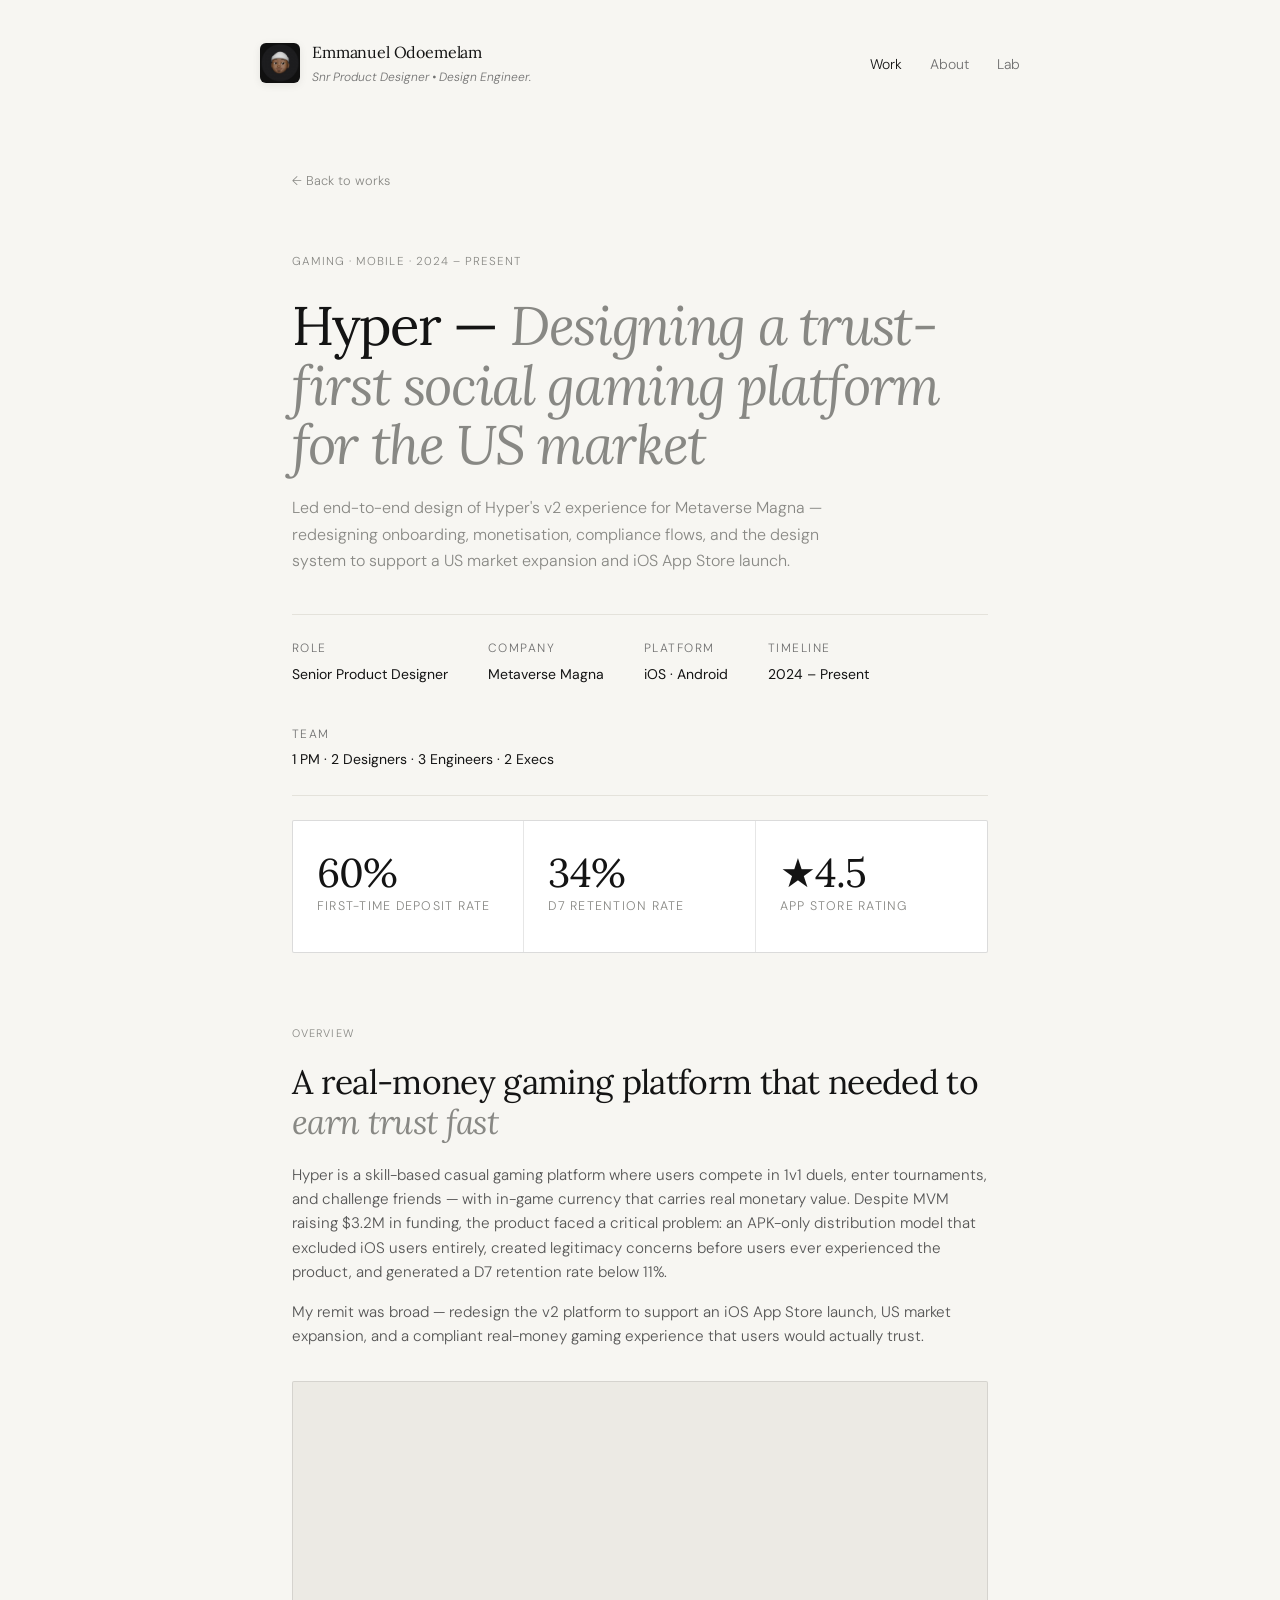
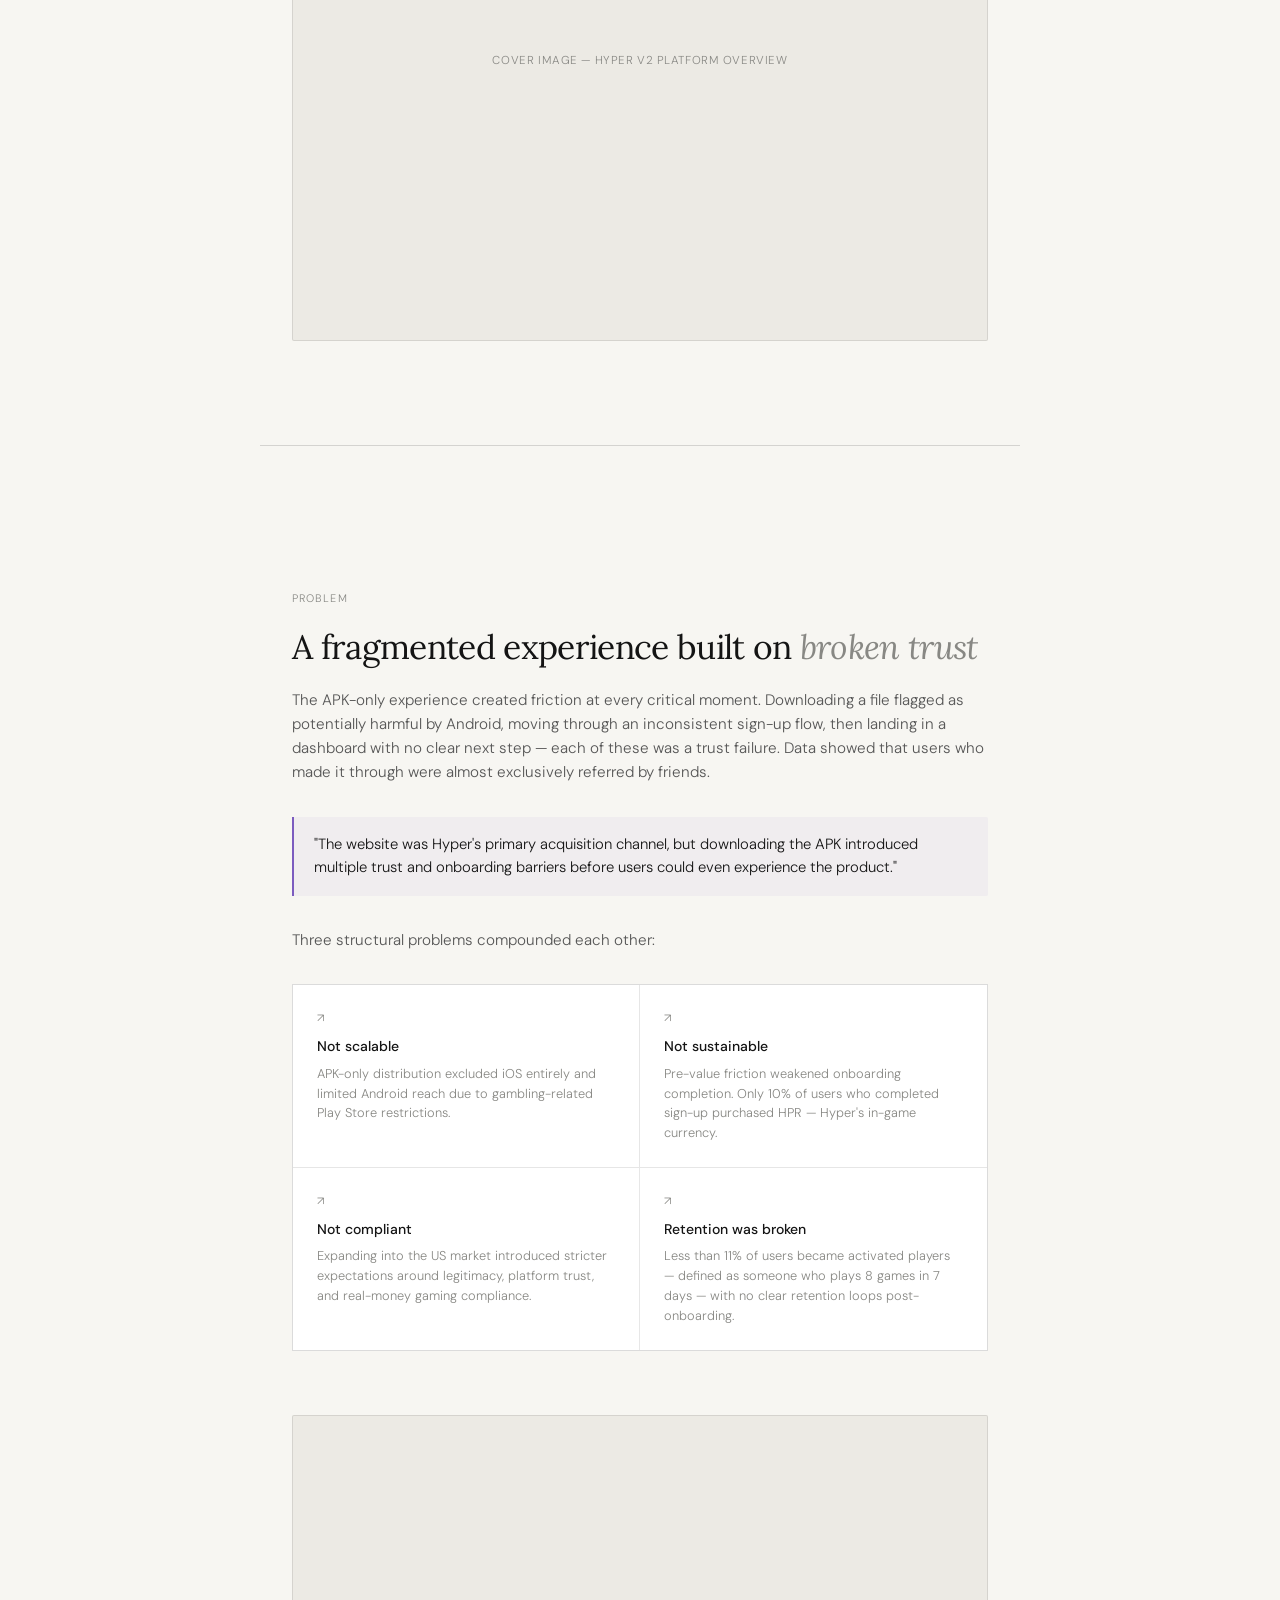
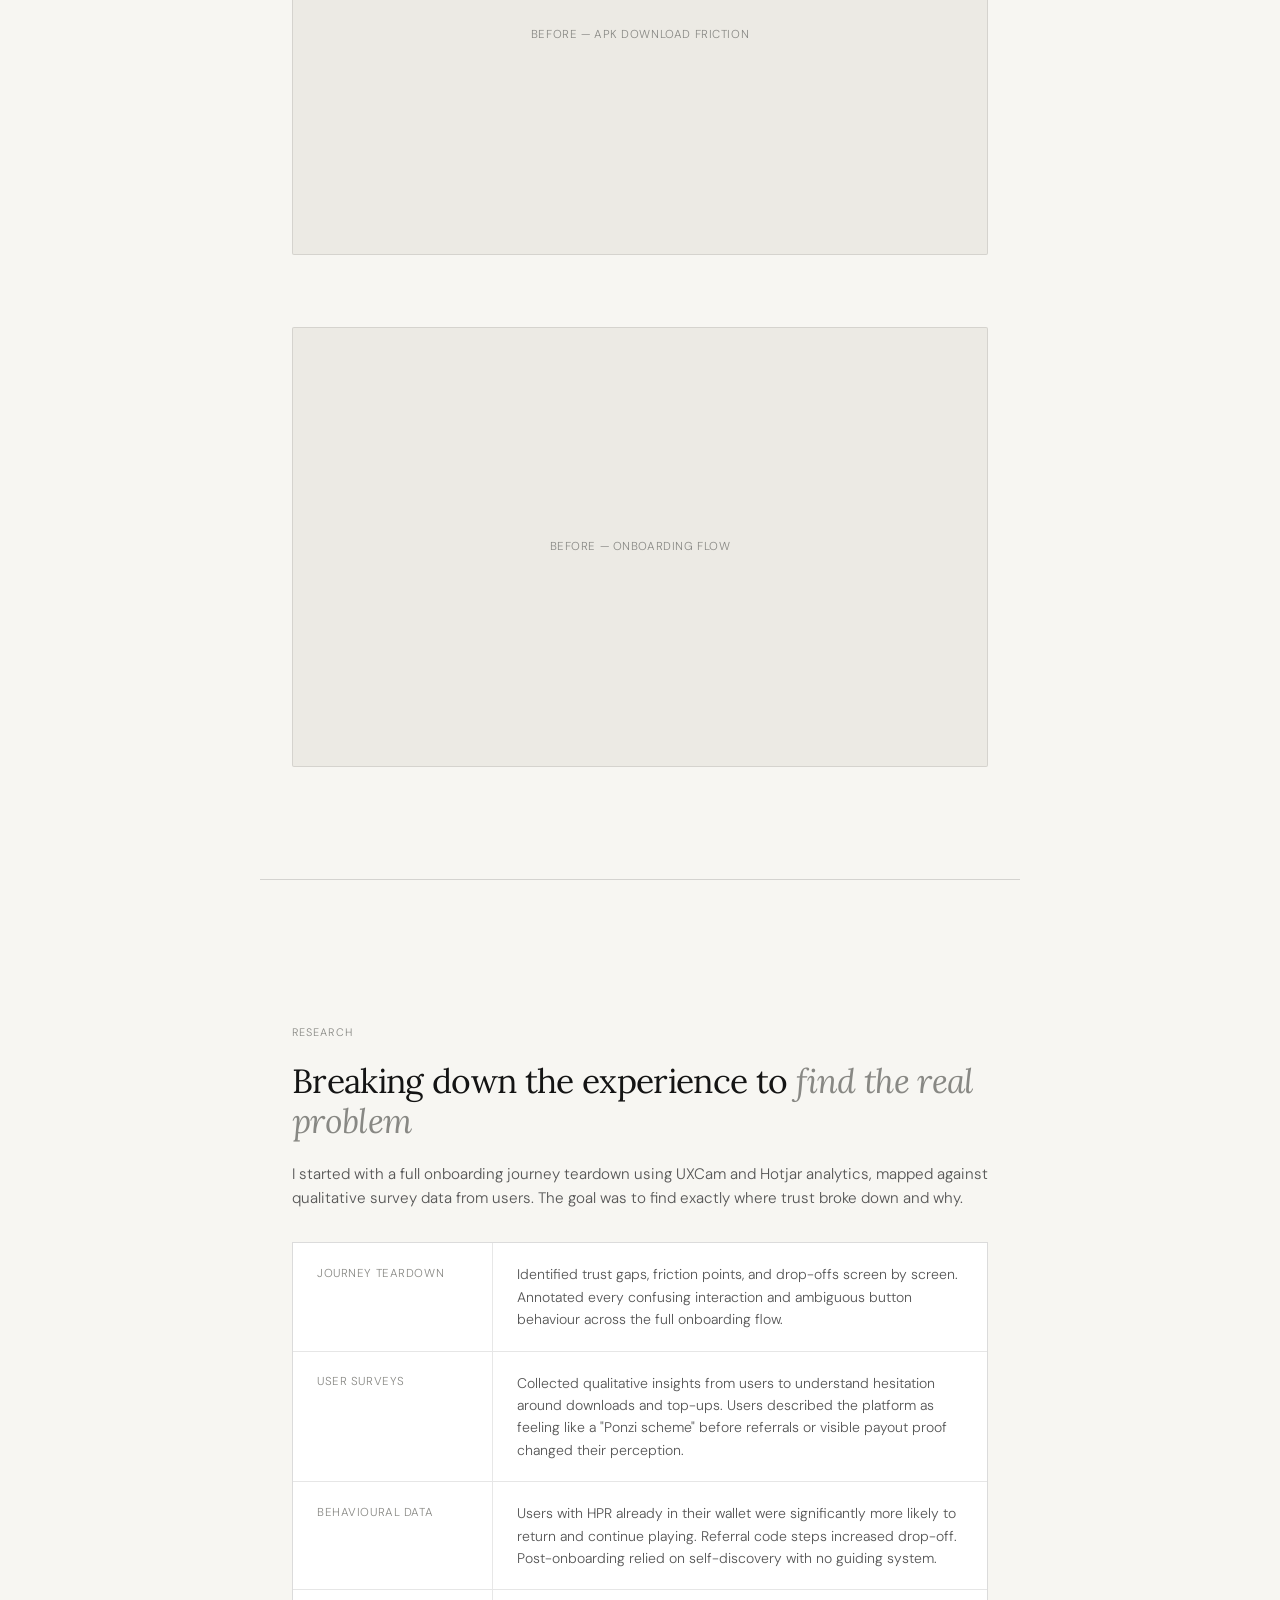
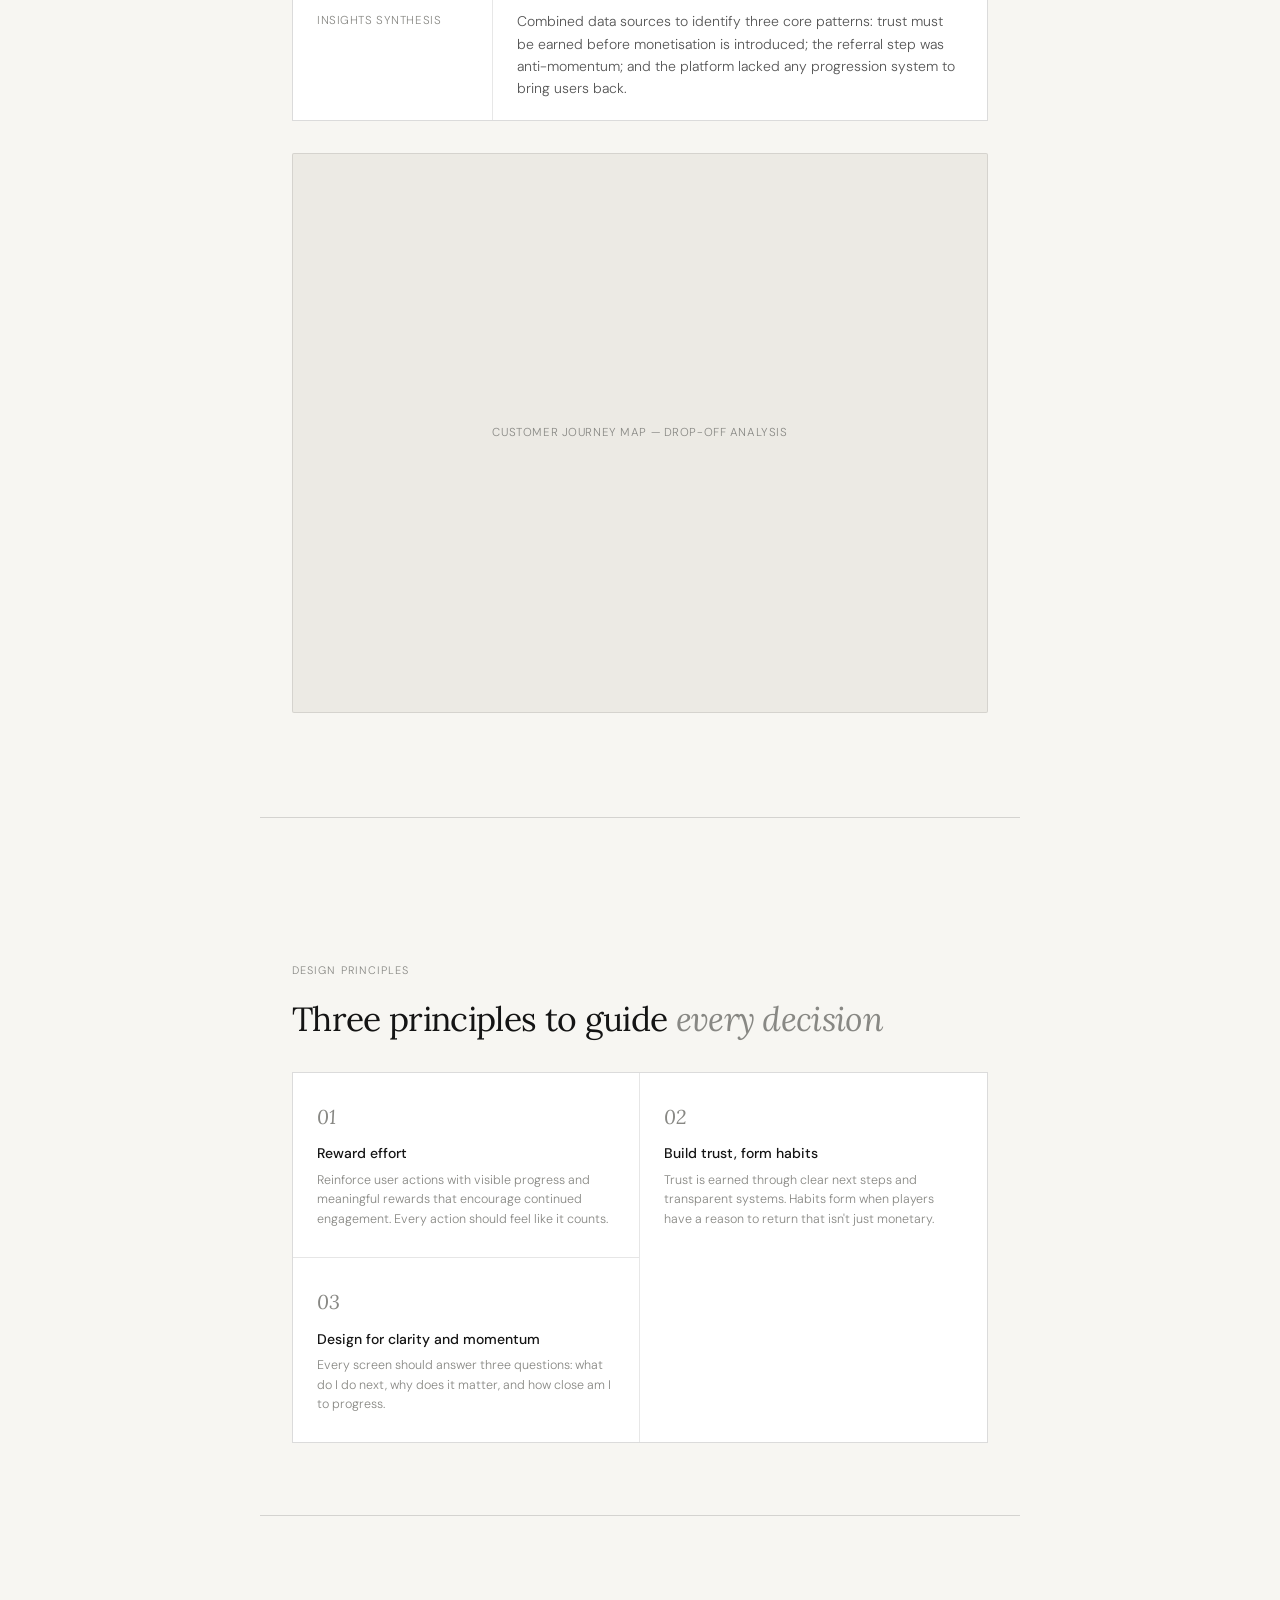
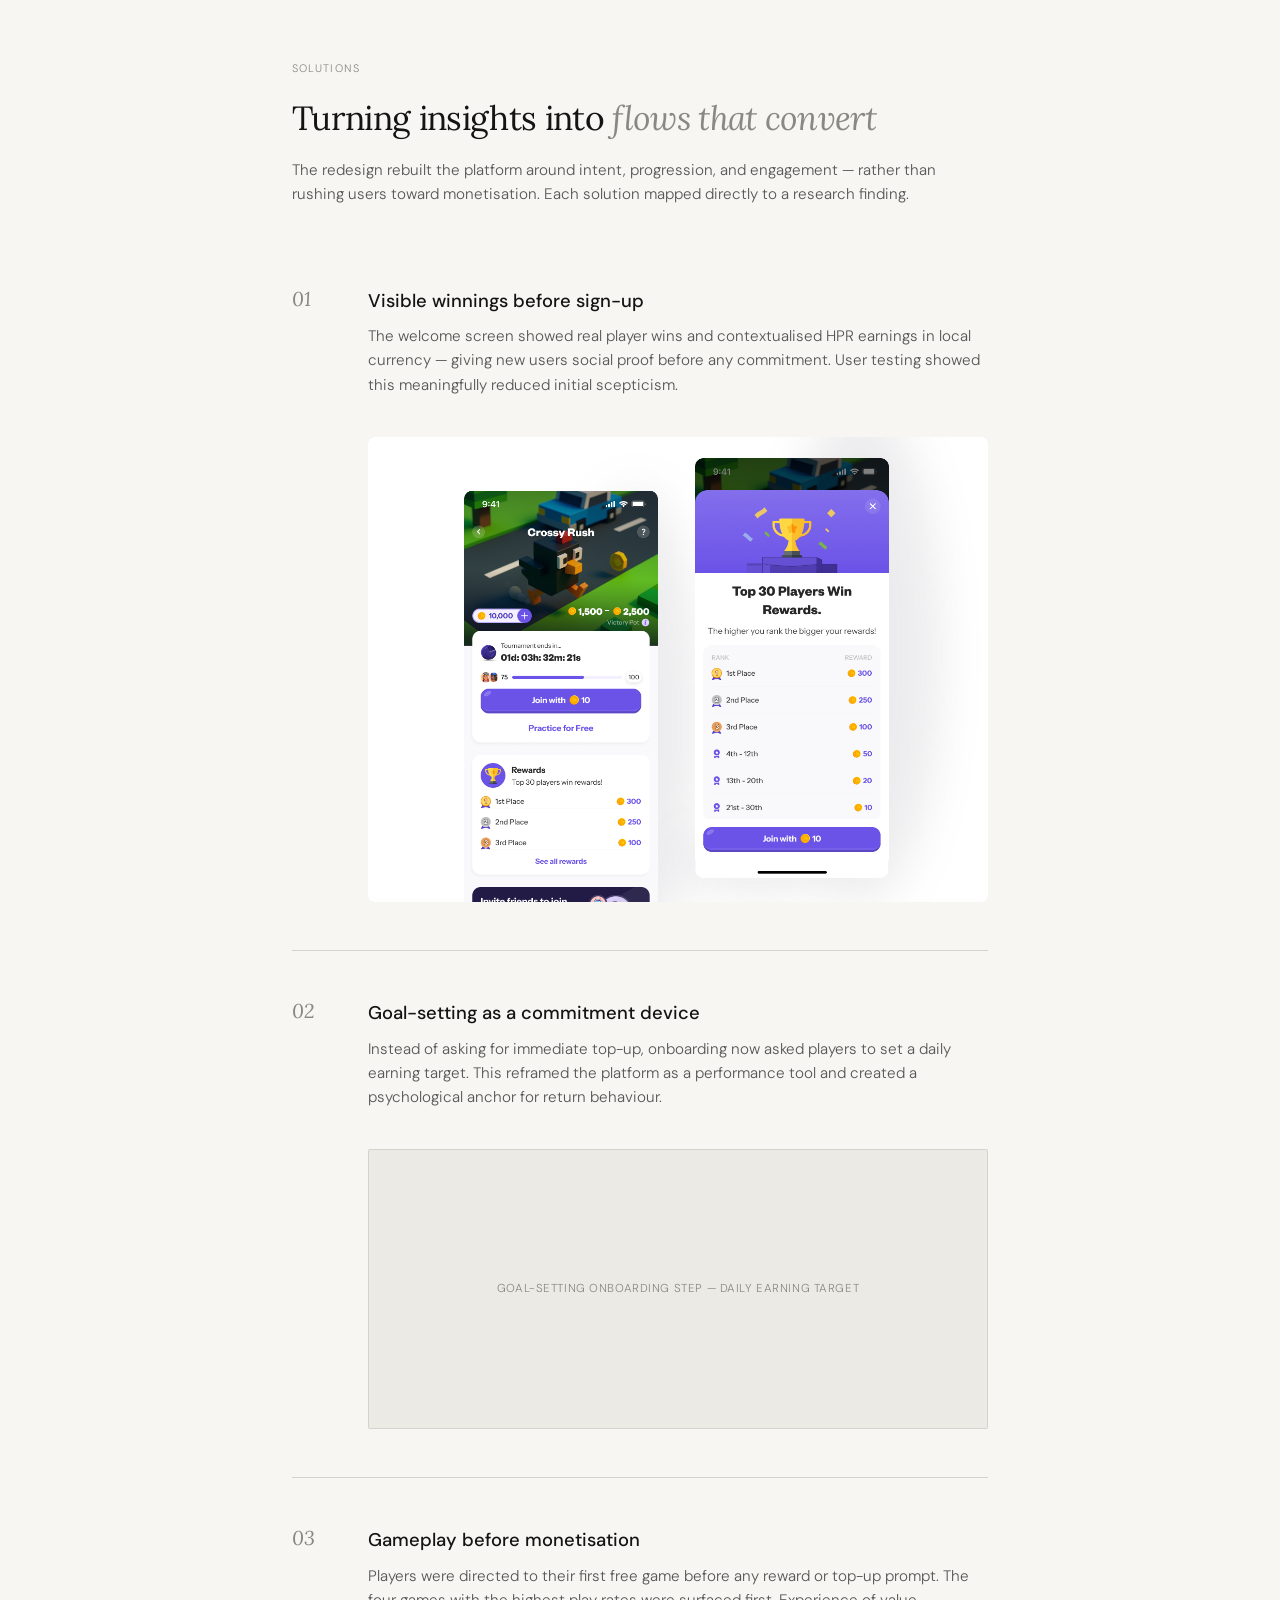
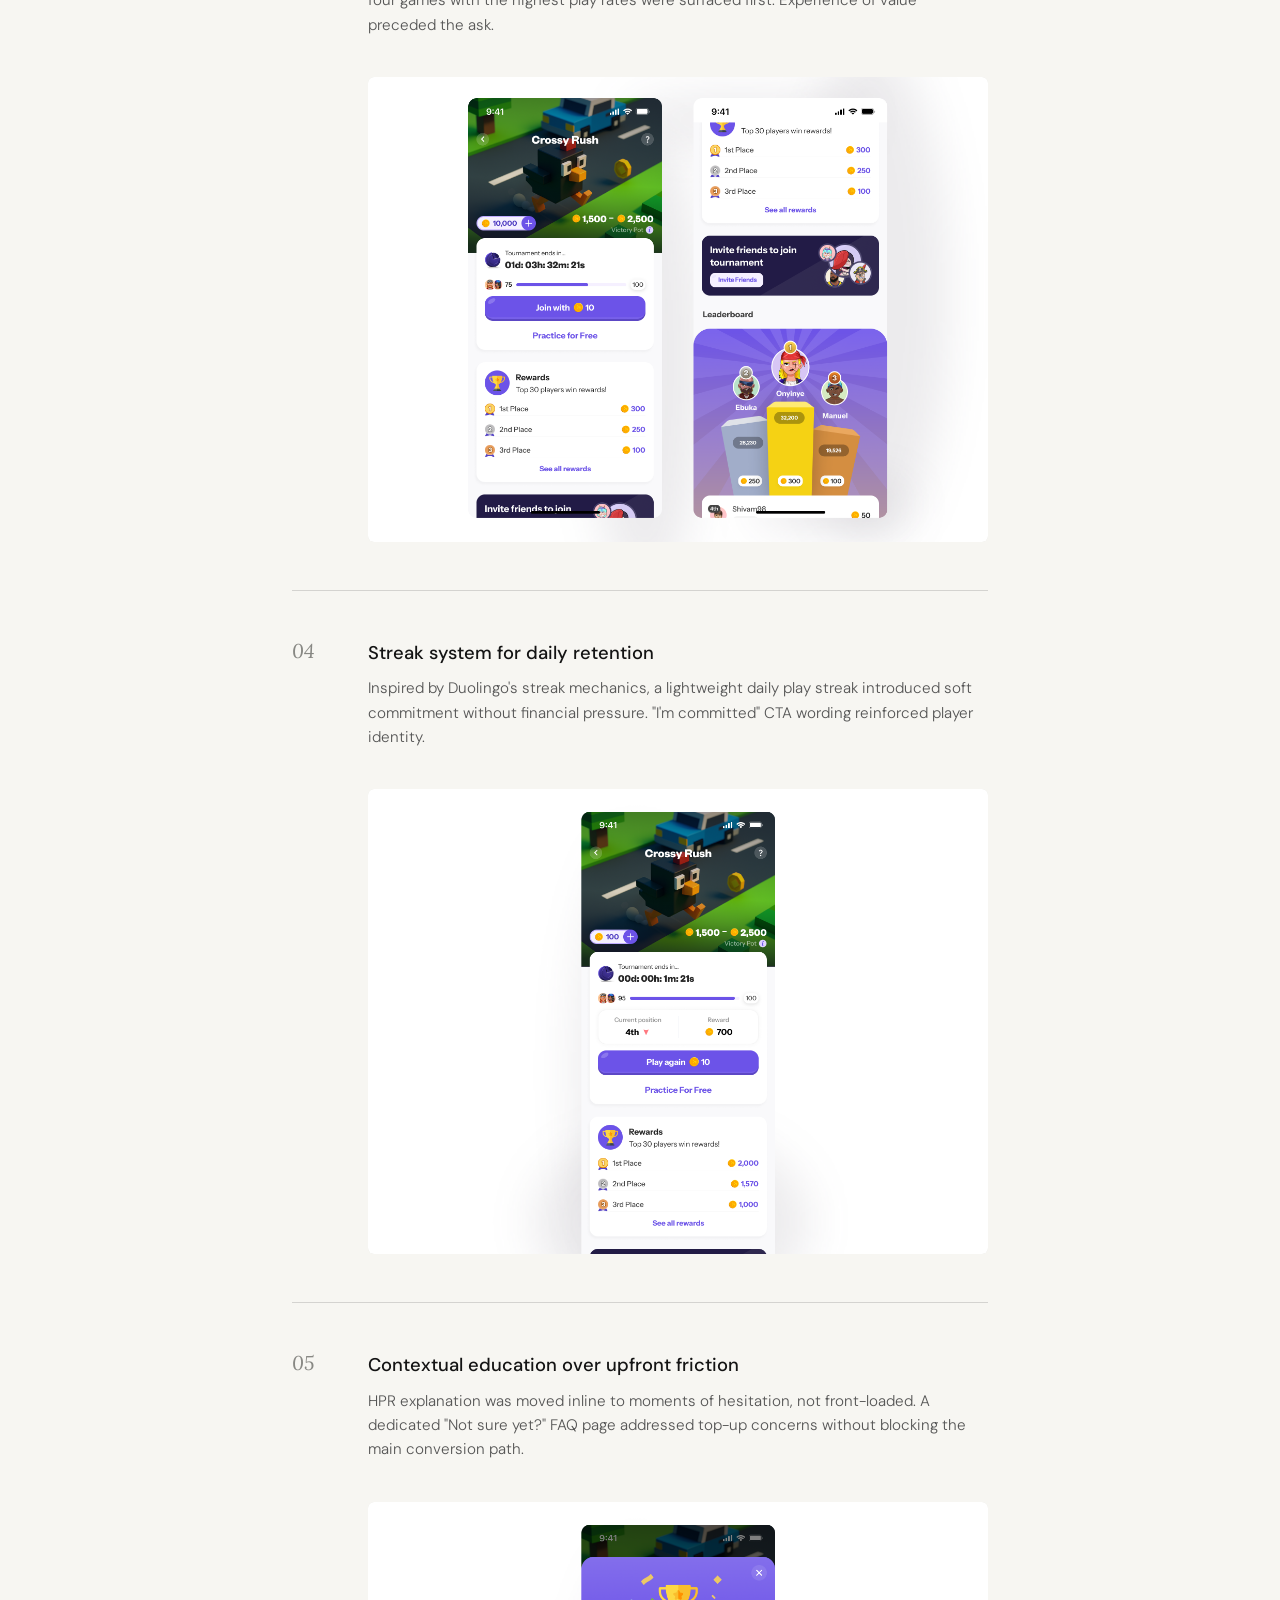
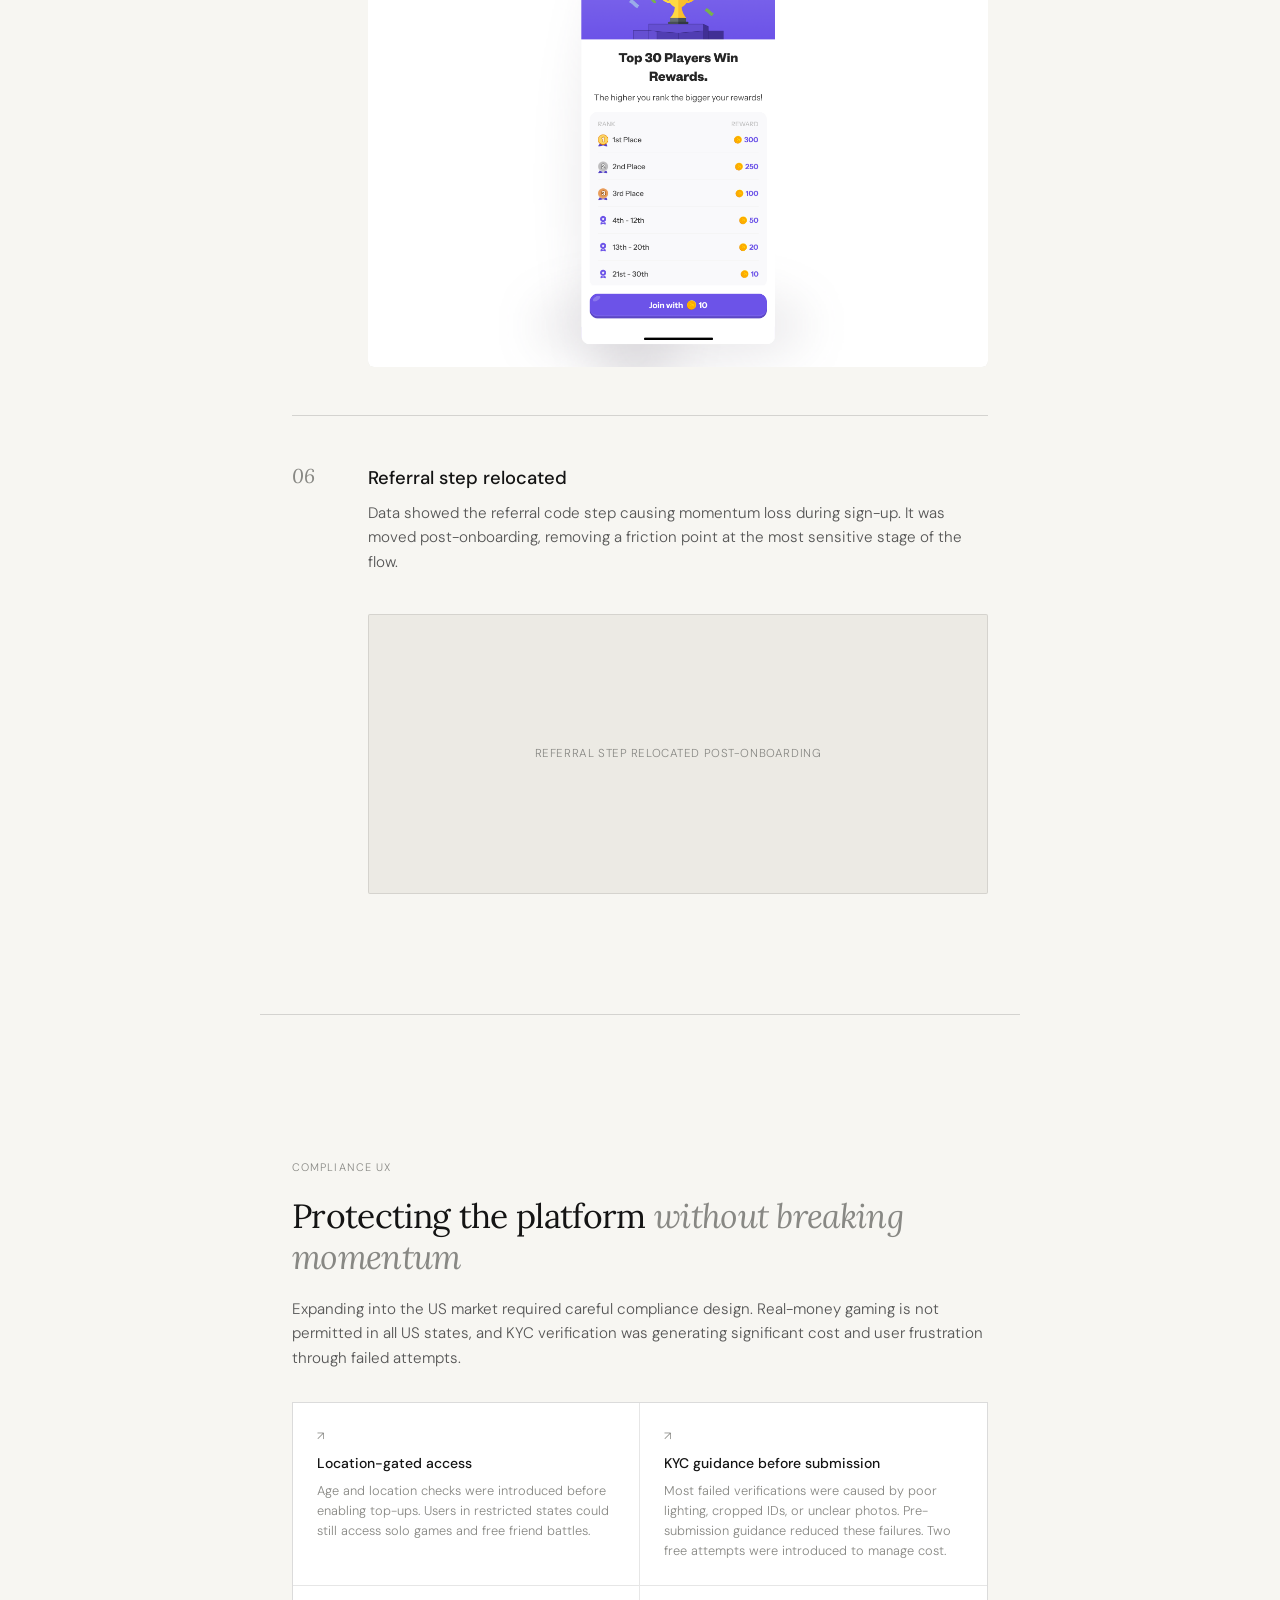
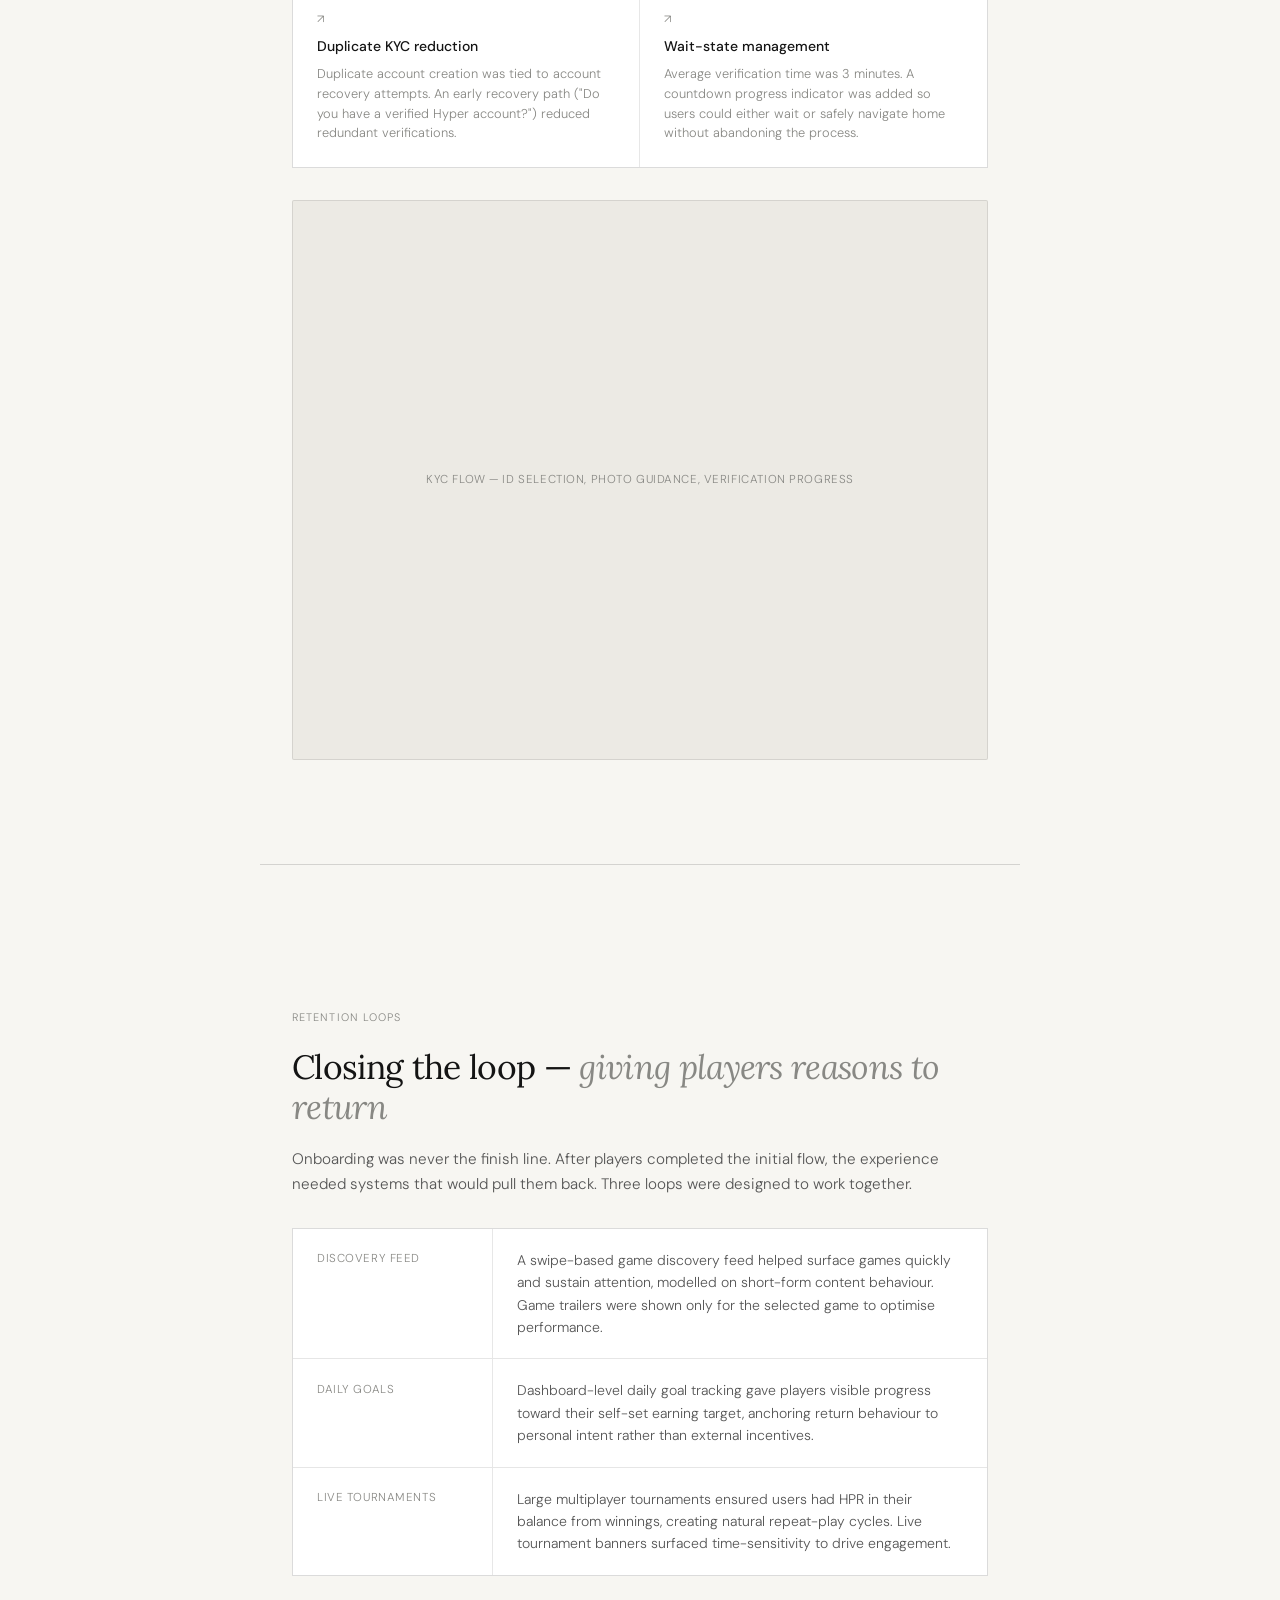
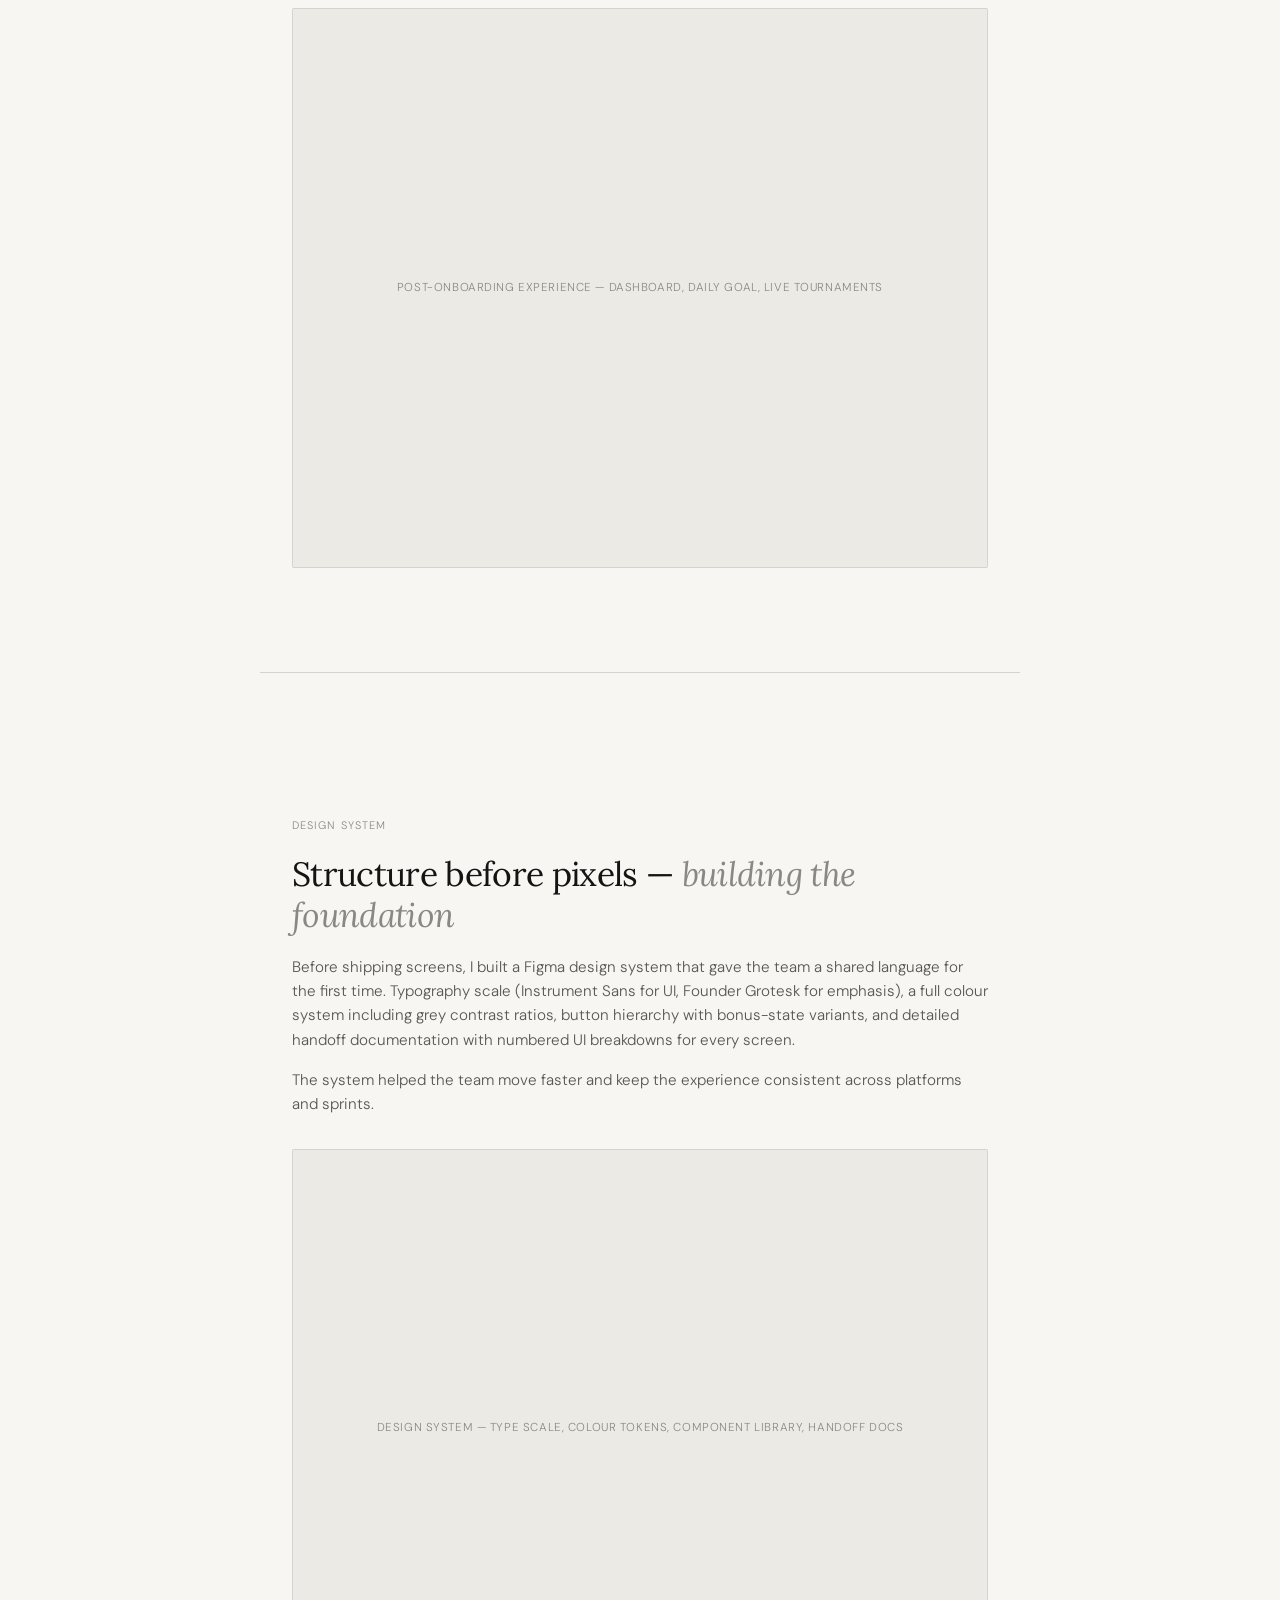
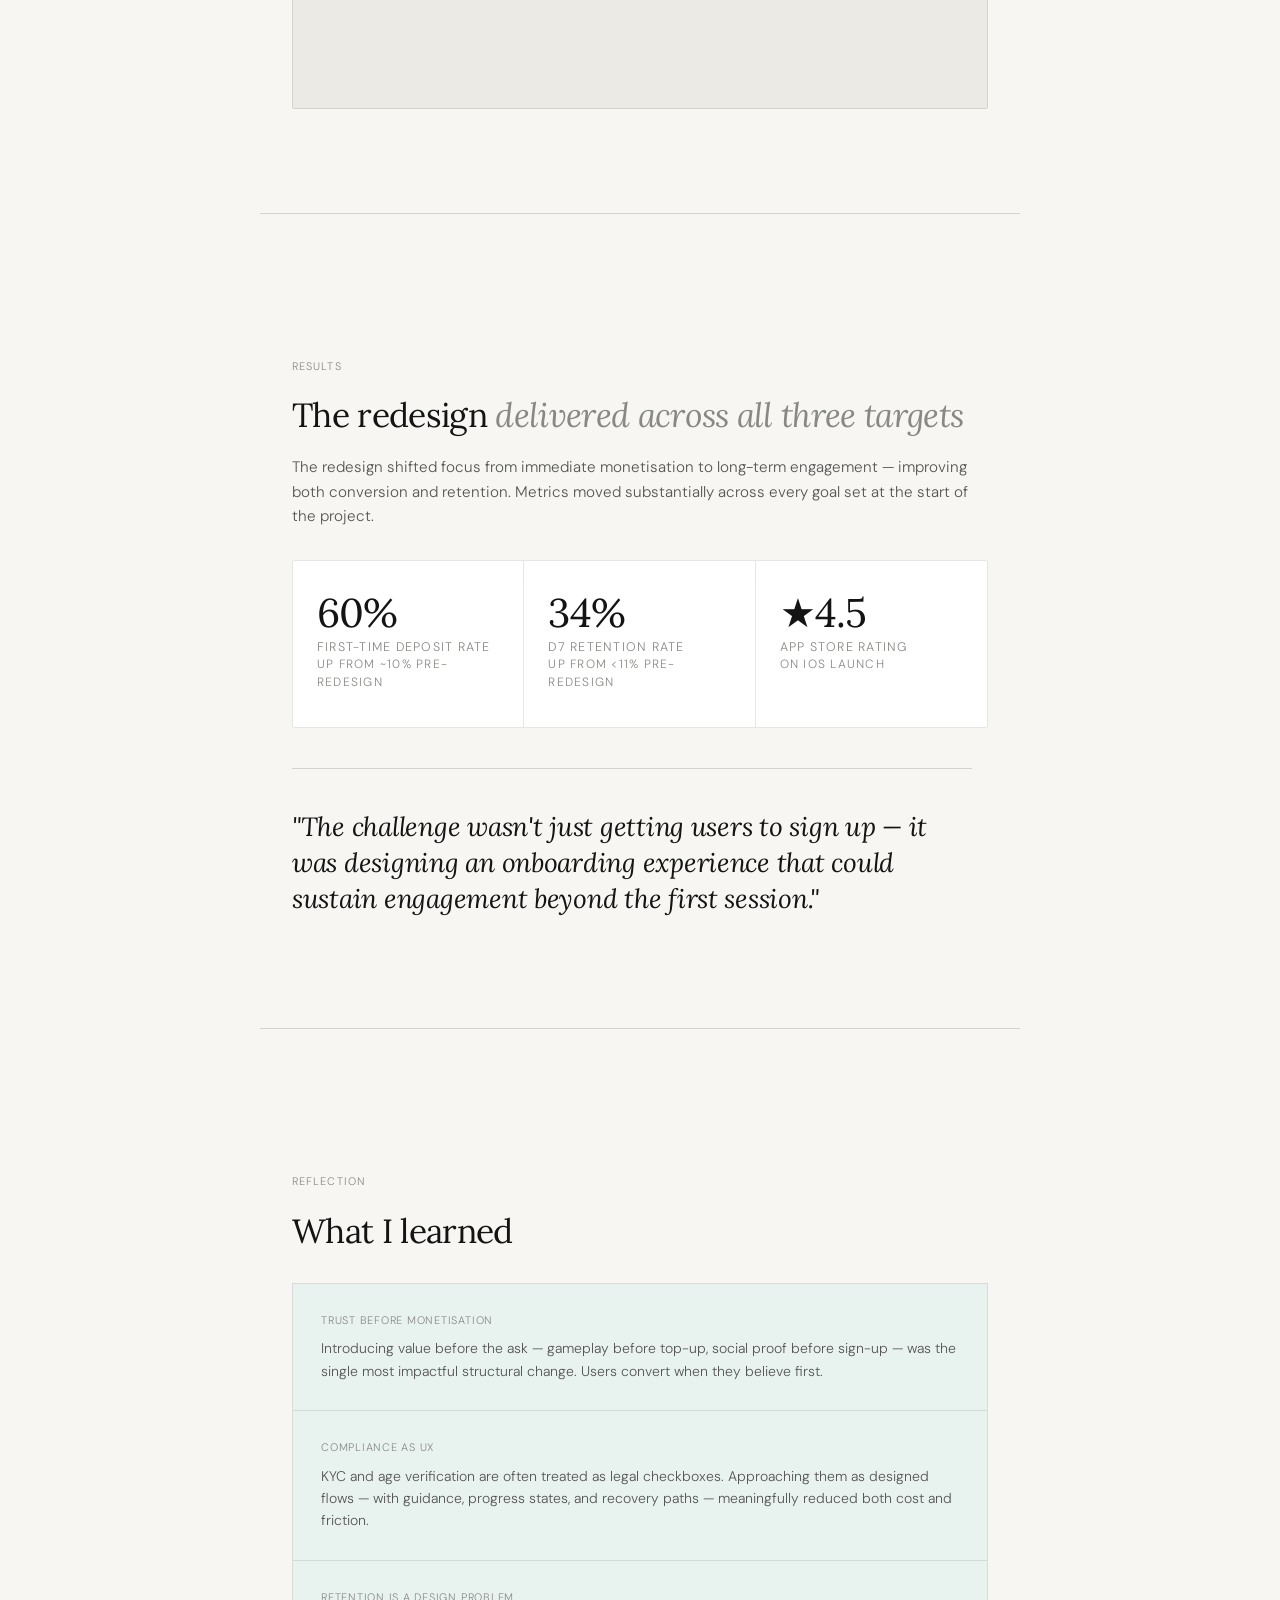
<file: work-hyper.html>
<!DOCTYPE html>
<html lang="en">

<head>
  <meta charset="UTF-8">
  <meta name="viewport" content="width=device-width, initial-scale=1.0">
  <title>Hyper • Emmanuel Odoemelam</title>
  <link rel="preconnect" href="https://fonts.googleapis.com">
  <link rel="preconnect" href="https://fonts.gstatic.com" crossorigin>
  <link
    href="https://fonts.googleapis.com/css2?family=Lora:ital,wght@0,400;0,500;1,400;1,500&family=DM+Sans:ital,opsz,wght@0,9..40,300;0,9..40,400;0,9..40,500;1,9..40,300&display=swap"
    rel="stylesheet" />
  <link rel="stylesheet" href="style.css" />
  <script src="script.js"></script>
  <style>
    :root {
      --purple: #7c5cbf;
    }

    /* 3-column layout override for Hyper stats */
    .stats-row {
      grid-template-columns: repeat(3, 1fr) !important;
    }

    @media (max-width: 700px) {
      .stats-row {
        grid-template-columns: 1fr !important;
      }
    }

    /* Push down and top-border stats-row under metadata */
    .hero .stats-row {
      margin-top: 1.5rem;
      border-top: 0.5px solid var(--border-mid) !important;
    }

    /* Brand callout */
    .callout {
      border-left: 2px solid var(--purple) !important;
      background: rgba(124, 92, 191, 0.06) !important;
    }

    /* Solutions list and items */
    .solutions-list {
      margin-top: 2rem;
    }

    .solution-item {
      display: grid;
      grid-template-columns: 60px 1fr;
      gap: 1rem;
      padding: 3rem 0;
      border-bottom: 0.5px solid var(--border-mid);
    }

    .solution-item:last-child {
      border-bottom: none;
    }

    .process-num {
      font-family: var(--serif);
      font-size: 1.25rem;
      color: var(--muted);
      font-style: italic;
      line-height: 1.2;
    }

    .solution-text {
      display: flex;
      flex-direction: column;
      gap: 0.5rem;
    }

    .solution-text strong {
      font-size: 1.15rem;
      color: var(--ink);
    }

    .solution-desc {
      font-size: 0.95rem;
      color: var(--ink-2);
      line-height: 1.6;
      margin: 0;
    }

    .solution-image {
      grid-column: 2;
      margin-top: 1.5rem;
    }

    .solution-image .cs-image {
      margin: 0;
      /* Override default margins */
    }

    .solution-image .img-placeholder {
      margin: 0;
      /* Override default margins */
    }

    @media (max-width: 700px) {
      .solution-item {
        display: flex;
        flex-direction: column;
        gap: 0.75rem;
        padding: 2rem 0;
      }

      .solution-image {
        margin-top: 0.5rem;
      }
    }

    /* 2x2 layout override for Hyper insight-grid */
    .insight-grid {
      grid-template-columns: repeat(2, 1fr) !important;
    }

    .insight-item {
      border-right: 0.5px solid var(--border) !important;
      border-bottom: 0.5px solid var(--border) !important;
    }

    /* Clear right border on the 2nd column items */
    .insight-item:nth-child(2n) {
      border-right: none !important;
    }

    /* Clear bottom border on the last row (last 2 items) */
    .insight-item:nth-last-child(-n+2) {
      border-bottom: none !important;
    }

    @media (max-width: 700px) {
      .insight-grid {
        grid-template-columns: 1fr !important;
      }

      .insight-item {
        border-right: none !important;
        border-bottom: 0.5px solid var(--border) !important;
      }

      .insight-item:last-child {
        border-bottom: none !important;
      }
    }
  </style>
  <link rel="icon" type="image/jpeg" href="Assets/General/avi.jpg" />
</head>

<body>

  <nav>
    <a href="/" class="nav-brand">
      <img src="Assets/General/avi.jpg" alt="Emmanuel Odoemelam" class="nav-profile-img" />
      <div class="nav-brand-text">
        <span class="nav-name">Emmanuel Odoemelam</span>
        <span class="nav-subtext"></span>
      </div>
    </a>
    <button class="hamburger" aria-label="Menu">
      <span></span>
      <span></span>
      <span></span>
    </button>
    <ul class="nav-links">
      <li><a href="work.html" class="active">Work</a></li>
      <li><a href="about.html">About</a></li>
      <li><a href="lab.html">Lab</a></li>
    </ul>
  </nav>

  <div class="mobile-drawer">
    <div class="drawer-content">
      <div class="drawer-header">
        <h2 class="drawer-title">Menu</h2>
        <button class="drawer-close" aria-label="Close menu">&times;</button>
      </div>
      <ul class="drawer-links">
        <li><a href="/">Home</a></li>
        <li><a href="work.html" class="active">Work</a></li>
        <li><a href="about.html">About</a></li>
        <li><a href="lab.html">Lab</a></li>
      </ul>
      <div class="drawer-footer">
        <p class="drawer-footer-text">
          © 2026 Emmanuel Odoemelam<br />GMT +1
        </p>
      </div>
    </div>
  </div>
  <div class="drawer-overlay"></div>

  <div class="back-wrap">
    <a href="/work.html" class="back-link">← Back to works</a>
  </div>

  <div class="hero">
    <span class="hero-tag">Gaming · Mobile · 2024 – Present</span>
    <h1>Hyper — <em>Designing a trust-first social gaming platform for the US market</em></h1>
    <p class="hero-lead">Led end-to-end design of Hyper's v2 experience for Metaverse Magna — redesigning onboarding,
      monetisation, compliance flows, and the design system to support a US market expansion and iOS App Store launch.
    </p>

    <div class="case-meta">
      <div class="meta-item">
        <div class="meta-label">Role</div>
        <div class="meta-value">Senior Product Designer</div>
      </div>
      <div class="meta-item">
        <div class="meta-label">Company</div>
        <div class="meta-value">Metaverse Magna</div>
      </div>
      <div class="meta-item">
        <div class="meta-label">Platform</div>
        <div class="meta-value">iOS · Android</div>
      </div>
      <div class="meta-item">
        <div class="meta-label">Timeline</div>
        <div class="meta-value">2024 – Present</div>
      </div>
      <div class="meta-item">
        <div class="meta-label">Team</div>
        <div class="meta-value">1 PM · 2 Designers · 3 Engineers · 2 Execs</div>
      </div>
    </div>

    <div class="stats-row">
      <div class="stat-item">
        <div class="stat-number">60%</div>
        <div class="stat-label">First-time deposit rate</div>
      </div>
      <div class="stat-item">
        <div class="stat-number">34%</div>
        <div class="stat-label">D7 retention rate</div>
      </div>
      <div class="stat-item">
        <div class="stat-number">★4.5</div>
        <div class="stat-label">App Store rating</div>
      </div>
    </div>
  </div>

  <!-- OVERVIEW -->
  <section>
    <div class="container">
      <span class="section-tag">Overview</span>
      <h2>A real-money gaming platform that needed to <em>earn trust fast</em></h2>
      <p>Hyper is a skill-based casual gaming platform where users compete in 1v1 duels, enter tournaments, and
        challenge friends — with in-game currency that carries real monetary value. Despite MVM raising $3.2M in
        funding, the product faced a critical problem: an APK-only distribution model that excluded iOS users entirely,
        created legitimacy concerns before users ever experienced the product, and generated a D7 retention rate below
        11%.</p>
      <p>My remit was broad — redesign the v2 platform to support an iOS App Store launch, US market expansion, and a
        compliant real-money gaming experience that users would actually trust.</p>

      <div class="img-placeholder tall">Cover image — Hyper v2 platform overview</div>
    </div>
  </section>

  <!-- PROBLEM -->
  <section>
    <div class="container">
      <span class="section-tag">Problem</span>
      <h2>A fragmented experience built on <em>broken trust</em></h2>
      <p>The APK-only experience created friction at every critical moment. Downloading a file flagged as potentially
        harmful by Android, moving through an inconsistent sign-up flow, then landing in a dashboard with no clear next
        step — each of these was a trust failure. Data showed that users who made it through were almost exclusively
        referred by friends.</p>

      <div class="callout">
        <p>"The website was Hyper's primary acquisition channel, but downloading the APK introduced multiple trust and
          onboarding barriers before users could even experience the product."</p>
      </div>

      <p>Three structural problems compounded each other:</p>

      <div class="insight-grid">
        <div class="insight-item">
          <div class="insight-arrow">↗</div>
          <div class="insight-title">Not scalable</div>
          <div class="insight-body">APK-only distribution excluded iOS entirely and limited Android reach due to
            gambling-related Play Store restrictions.</div>
        </div>
        <div class="insight-item">
          <div class="insight-arrow">↗</div>
          <div class="insight-title">Not sustainable</div>
          <div class="insight-body">Pre-value friction weakened onboarding completion. Only 10% of users who completed
            sign-up purchased HPR — Hyper's in-game currency.</div>
        </div>
        <div class="insight-item">
          <div class="insight-arrow">↗</div>
          <div class="insight-title">Not compliant</div>
          <div class="insight-body">Expanding into the US market introduced stricter expectations around legitimacy,
            platform trust, and real-money gaming compliance.</div>
        </div>
        <div class="insight-item">
          <div class="insight-arrow">↗</div>
          <div class="insight-title">Retention was broken</div>
          <div class="insight-body">Less than 11% of users became activated players — defined as someone who plays 8
            games in 7 days — with no clear retention loops post-onboarding.</div>
        </div>
      </div>

      <div class="img-row" style="margin-top: 2rem;">
        <div class="img-placeholder medium">Before — APK download friction</div>
        <div class="img-placeholder medium">Before — onboarding flow</div>
      </div>
    </div>
  </section>

  <!-- RESEARCH -->
  <section>
    <div class="container">
      <span class="section-tag">Research</span>
      <h2>Breaking down the experience to <em>find the real problem</em></h2>
      <p>I started with a full onboarding journey teardown using UXCam and Hotjar analytics, mapped against qualitative
        survey data from users. The goal was to find exactly where trust broke down and why.</p>

      <div class="solution-flow">
        <div class="solution-row">
          <div class="solution-label">Journey teardown</div>
          <div class="solution-content">Identified trust gaps, friction points, and drop-offs screen by screen.
            Annotated every confusing interaction and ambiguous button behaviour across the full onboarding flow.</div>
        </div>
        <div class="solution-row">
          <div class="solution-label">User surveys</div>
          <div class="solution-content">Collected qualitative insights from users to understand hesitation around
            downloads and top-ups. Users described the platform as feeling like a "Ponzi scheme" before referrals or
            visible payout proof changed their perception.</div>
        </div>
        <div class="solution-row">
          <div class="solution-label">Behavioural data</div>
          <div class="solution-content">Users with HPR already in their wallet were significantly more likely to return
            and continue playing. Referral code steps increased drop-off. Post-onboarding relied on self-discovery with
            no guiding system.</div>
        </div>
        <div class="solution-row">
          <div class="solution-label">Insights synthesis</div>
          <div class="solution-content">Combined data sources to identify three core patterns: trust must be earned
            before monetisation is introduced; the referral step was anti-momentum; and the platform lacked any
            progression system to bring users back.</div>
        </div>
      </div>

      <div class="img-placeholder tall" style="margin-top: 2rem;">Customer journey map — drop-off analysis</div>
    </div>
  </section>

  <!-- PRINCIPLES -->
  <section>
    <div class="container">
      <span class="section-tag">Design principles</span>
      <h2>Three principles to guide <em>every decision</em></h2>

      <div class="principles">
        <div class="principle-item">
          <div class="principle-icon">01</div>
          <div class="principle-title">Reward effort</div>
          <div class="principle-body">Reinforce user actions with visible progress and meaningful rewards that encourage
            continued engagement. Every action should feel like it counts.</div>
        </div>
        <div class="principle-item">
          <div class="principle-icon">02</div>
          <div class="principle-title">Build trust, form habits</div>
          <div class="principle-body">Trust is earned through clear next steps and transparent systems. Habits form when
            players have a reason to return that isn't just monetary.</div>
        </div>
        <div class="principle-item">
          <div class="principle-icon">03</div>
          <div class="principle-title">Design for clarity and momentum</div>
          <div class="principle-body">Every screen should answer three questions: what do I do next, why does it matter,
            and how close am I to progress.</div>
        </div>
      </div>
    </div>
  </section>

  <!-- SOLUTIONS -->
  <section>
    <div class="container">
      <span class="section-tag">Solutions</span>
      <h2>Turning insights into <em>flows that convert</em></h2>
      <p>The redesign rebuilt the platform around intent, progression, and engagement — rather than rushing users toward
        monetisation. Each solution mapped directly to a research finding.</p>

      <div class="solutions-list">
        <!-- Solution 1 -->
        <div class="solution-item">
          <span class="process-num">01</span>
          <div class="solution-text">
            <strong style="font-weight: 500; color: var(--ink);">Visible winnings before sign-up</strong>
            <p class="solution-desc">The welcome screen showed real player wins and contextualised HPR earnings in local
              currency — giving new users social proof before any commitment. User testing showed this meaningfully
              reduced initial scepticism.</p>
          </div>
          <div class="solution-image">
            <div class="cs-image">
              <img src="Assets/Visuals/Featured/Reward system upfront.png" alt="Visible winnings before sign-up" />
            </div>
          </div>
        </div>

        <!-- Solution 2 -->
        <div class="solution-item">
          <span class="process-num">02</span>
          <div class="solution-text">
            <strong style="font-weight: 500; color: var(--ink);">Goal-setting as a commitment device</strong>
            <p class="solution-desc">Instead of asking for immediate top-up, onboarding now asked players to set a daily
              earning target. This reframed the platform as a performance tool and created a psychological anchor for
              return behaviour.</p>
          </div>
          <div class="solution-image">
            <div class="img-placeholder short">Goal-setting onboarding step — daily earning target</div>
          </div>
        </div>

        <!-- Solution 3 -->
        <div class="solution-item">
          <span class="process-num">03</span>
          <div class="solution-text">
            <strong style="font-weight: 500; color: var(--ink);">Gameplay before monetisation</strong>
            <p class="solution-desc">Players were directed to their first free game before any reward or top-up prompt.
              The four games with the highest play rates were surfaced first. Experience of value preceded the ask.</p>
          </div>
          <div class="solution-image">
            <div class="cs-image">
              <img src="Assets/Visuals/Featured/Tournment details.png" alt="Gameplay before monetisation" />
            </div>
          </div>
        </div>

        <!-- Solution 4 -->
        <div class="solution-item">
          <span class="process-num">04</span>
          <div class="solution-text">
            <strong style="font-weight: 500; color: var(--ink);">Streak system for daily retention</strong>
            <p class="solution-desc">Inspired by Duolingo's streak mechanics, a lightweight daily play streak introduced
              soft commitment without financial pressure. "I'm committed" CTA wording reinforced player identity.</p>
          </div>
          <div class="solution-image">
            <div class="cs-image">
              <img src="Assets/Visuals/Featured/Play again showing the reward for that position.png"
                alt="Streak system for daily retention" />
            </div>
          </div>
        </div>

        <!-- Solution 5 -->
        <div class="solution-item">
          <span class="process-num">05</span>
          <div class="solution-text">
            <strong style="font-weight: 500; color: var(--ink);">Contextual education over upfront friction</strong>
            <p class="solution-desc">HPR explanation was moved inline to moments of hesitation, not front-loaded. A
              dedicated "Not sure yet?" FAQ page addressed top-up concerns without blocking the main conversion path.
            </p>
          </div>
          <div class="solution-image">
            <div class="cs-image">
              <img src="Assets/Visuals/Featured/Reward breakdown modal.png" alt="Contextual education" />
            </div>
          </div>
        </div>

        <!-- Solution 6 -->
        <div class="solution-item">
          <span class="process-num">06</span>
          <div class="solution-text">
            <strong style="font-weight: 500; color: var(--ink);">Referral step relocated</strong>
            <p class="solution-desc">Data showed the referral code step causing momentum loss during sign-up. It was
              moved post-onboarding, removing a friction point at the most sensitive stage of the flow.</p>
          </div>
          <div class="solution-image">
            <div class="img-placeholder short">Referral step relocated post-onboarding</div>
          </div>
        </div>
      </div>
    </div>
  </section>

  <!-- COMPLIANCE -->
  <section>
    <div class="container">
      <span class="section-tag">Compliance UX</span>
      <h2>Protecting the platform <em>without breaking momentum</em></h2>
      <p>Expanding into the US market required careful compliance design. Real-money gaming is not permitted in all US
        states, and KYC verification was generating significant cost and user frustration through failed attempts.</p>

      <div class="insight-grid">
        <div class="insight-item">
          <div class="insight-arrow">↗</div>
          <div class="insight-title">Location-gated access</div>
          <div class="insight-body">Age and location checks were introduced before enabling top-ups. Users in restricted
            states could still access solo games and free friend battles.</div>
        </div>
        <div class="insight-item">
          <div class="insight-arrow">↗</div>
          <div class="insight-title">KYC guidance before submission</div>
          <div class="insight-body">Most failed verifications were caused by poor lighting, cropped IDs, or unclear
            photos. Pre-submission guidance reduced these failures. Two free attempts were introduced to manage cost.
          </div>
        </div>
        <div class="insight-item">
          <div class="insight-arrow">↗</div>
          <div class="insight-title">Duplicate KYC reduction</div>
          <div class="insight-body">Duplicate account creation was tied to account recovery attempts. An early recovery
            path ("Do you have a verified Hyper account?") reduced redundant verifications.</div>
        </div>
        <div class="insight-item">
          <div class="insight-arrow">↗</div>
          <div class="insight-title">Wait-state management</div>
          <div class="insight-body">Average verification time was 3 minutes. A countdown progress indicator was added so
            users could either wait or safely navigate home without abandoning the process.</div>
        </div>
      </div>

      <div class="img-placeholder tall" style="margin-top: 2rem;">KYC flow — ID selection, photo guidance, verification
        progress</div>
    </div>
  </section>

  <!-- BEYOND ONBOARDING -->
  <section>
    <div class="container">
      <span class="section-tag">Retention loops</span>
      <h2>Closing the loop — <em>giving players reasons to return</em></h2>
      <p>Onboarding was never the finish line. After players completed the initial flow, the experience needed systems
        that would pull them back. Three loops were designed to work together.</p>

      <div class="solution-flow">
        <div class="solution-row">
          <div class="solution-label">Discovery feed</div>
          <div class="solution-content">A swipe-based game discovery feed helped surface games quickly and sustain
            attention, modelled on short-form content behaviour. Game trailers were shown only for the selected game to
            optimise performance.</div>
        </div>
        <div class="solution-row">
          <div class="solution-label">Daily goals</div>
          <div class="solution-content">Dashboard-level daily goal tracking gave players visible progress toward their
            self-set earning target, anchoring return behaviour to personal intent rather than external incentives.
          </div>
        </div>
        <div class="solution-row">
          <div class="solution-label">Live tournaments</div>
          <div class="solution-content">Large multiplayer tournaments ensured users had HPR in their balance from
            winnings, creating natural repeat-play cycles. Live tournament banners surfaced time-sensitivity to drive
            engagement.</div>
        </div>
      </div>

      <div class="img-placeholder tall" style="margin-top: 2rem;">Post-onboarding experience — dashboard, daily goal,
        live tournaments</div>
    </div>
  </section>

  <!-- DESIGN SYSTEM -->
  <section>
    <div class="container">
      <span class="section-tag">Design system</span>
      <h2>Structure before pixels — <em>building the foundation</em></h2>
      <p>Before shipping screens, I built a Figma design system that gave the team a shared language for the first time.
        Typography scale (Instrument Sans for UI, Founder Grotesk for emphasis), a full colour system including grey
        contrast ratios, button hierarchy with bonus-state variants, and detailed handoff documentation with numbered UI
        breakdowns for every screen.</p>
      <p>The system helped the team move faster and keep the experience consistent across platforms and sprints.</p>

      <div class="img-placeholder tall" style="margin-top: 2rem;">Design system — type scale, colour tokens, component
        library, handoff docs</div>
    </div>
  </section>

  <!-- RESULTS -->
  <section>
    <div class="container">
      <span class="section-tag">Results</span>
      <h2>The redesign <em>delivered across all three targets</em></h2>
      <p>The redesign shifted focus from immediate monetisation to long-term engagement — improving both conversion and
        retention. Metrics moved substantially across every goal set at the start of the project.</p>

      <div class="stats-row" style="margin-top: 2rem; border: 0.5px solid var(--border);">
        <div class="stat-item">
          <div class="stat-number">60%</div>
          <div class="stat-label">First-time deposit rate<br><span style="color: var(--muted); font-size: 0.75rem;">Up
              from ~10% pre-redesign</span></div>
        </div>
        <div class="stat-item">
          <div class="stat-number">34%</div>
          <div class="stat-label">D7 retention rate<br><span style="color: var(--muted); font-size: 0.75rem;">Up from
              &lt;11% pre-redesign</span></div>
        </div>
        <div class="stat-item">
          <div class="stat-number">★4.5</div>
          <div class="stat-label">App Store rating<br><span style="color: var(--muted); font-size: 0.75rem;">On iOS
              launch</span></div>
        </div>
      </div>

      <blockquote>"The challenge wasn't just getting users to sign up — it was designing an onboarding experience that
        could sustain engagement beyond the first session."</blockquote>
    </div>
  </section>

  <!-- REFLECTION -->
  <section>
    <div class="container">
      <span class="section-tag">Reflection</span>
      <h2>What I learned</h2>

      <div class="reflection-grid">
        <div class="reflection-item" style="background: var(--teal-light)">
          <div class="reflection-label">Trust before monetisation</div>
          <div class="reflection-text">Introducing value before the ask — gameplay before top-up, social proof before
            sign-up — was the single most impactful structural change. Users convert when they believe first.</div>
        </div>
        <div class="reflection-item" style="background: var(--teal-light)">
          <div class="reflection-label">Compliance as UX</div>
          <div class="reflection-text">KYC and age verification are often treated as legal checkboxes. Approaching them
            as designed flows — with guidance, progress states, and recovery paths — meaningfully reduced both cost and
            friction.</div>
        </div>
        <div class="reflection-item" style="background: var(--teal-light)">
          <div class="reflection-label">Retention is a design problem</div>
          <div class="reflection-text">Streaks, daily goals, and tournament loops weren't features bolted on — they were
            the product. Retention needs to be designed into the core experience, not added after conversion.</div>
        </div>
        <div class="reflection-item" style="background: var(--teal-light)">
          <div class="reflection-label">Systems multiply impact</div>
          <div class="reflection-text">The design system and PRD process I built didn't just improve this launch — they
            changed how the whole team works. Investing in the foundation pays compounding returns.</div>
        </div>
      </div>
    </div>
  </section>

  <!-- NEXT -->
  <div class="next-project">
    <div class="next-label">Next project</div>
    <a class="next-card" href="work-penciled.html">
      <div>
        <div class="next-card-title">Penciled (YC W24)</div>
        <div class="next-card-sub">
          Designing proactive scheduling for healthcare clinics · HealthTech · AI
        </div>
      </div>
      <svg class="next-arrow" viewBox="0 0 16 16" fill="none" stroke="currentColor" stroke-width="1.5">
        <path d="M3 13L13 3M13 3H5M13 3V11" />
      </svg>
    </a>
  </div>

  <footer>
    <span class="footer-copy">© 2026 Emmanuel Odoemelam, GMT +1</span>
    <div class="footer-links">
      <a href="https://www.linkedin.com/in/emmanuel-odoemelam/" target="_blank">LinkedIn</a>
      <a href="https://github.com/ManuelSnr/" target="_blank">GitHub</a>
      <a href="https://dribbble.com/emmanuel_odoemelam" target="_blank">Dribbble</a>
    </div>
  </footer>

</body>

</html>
</file>
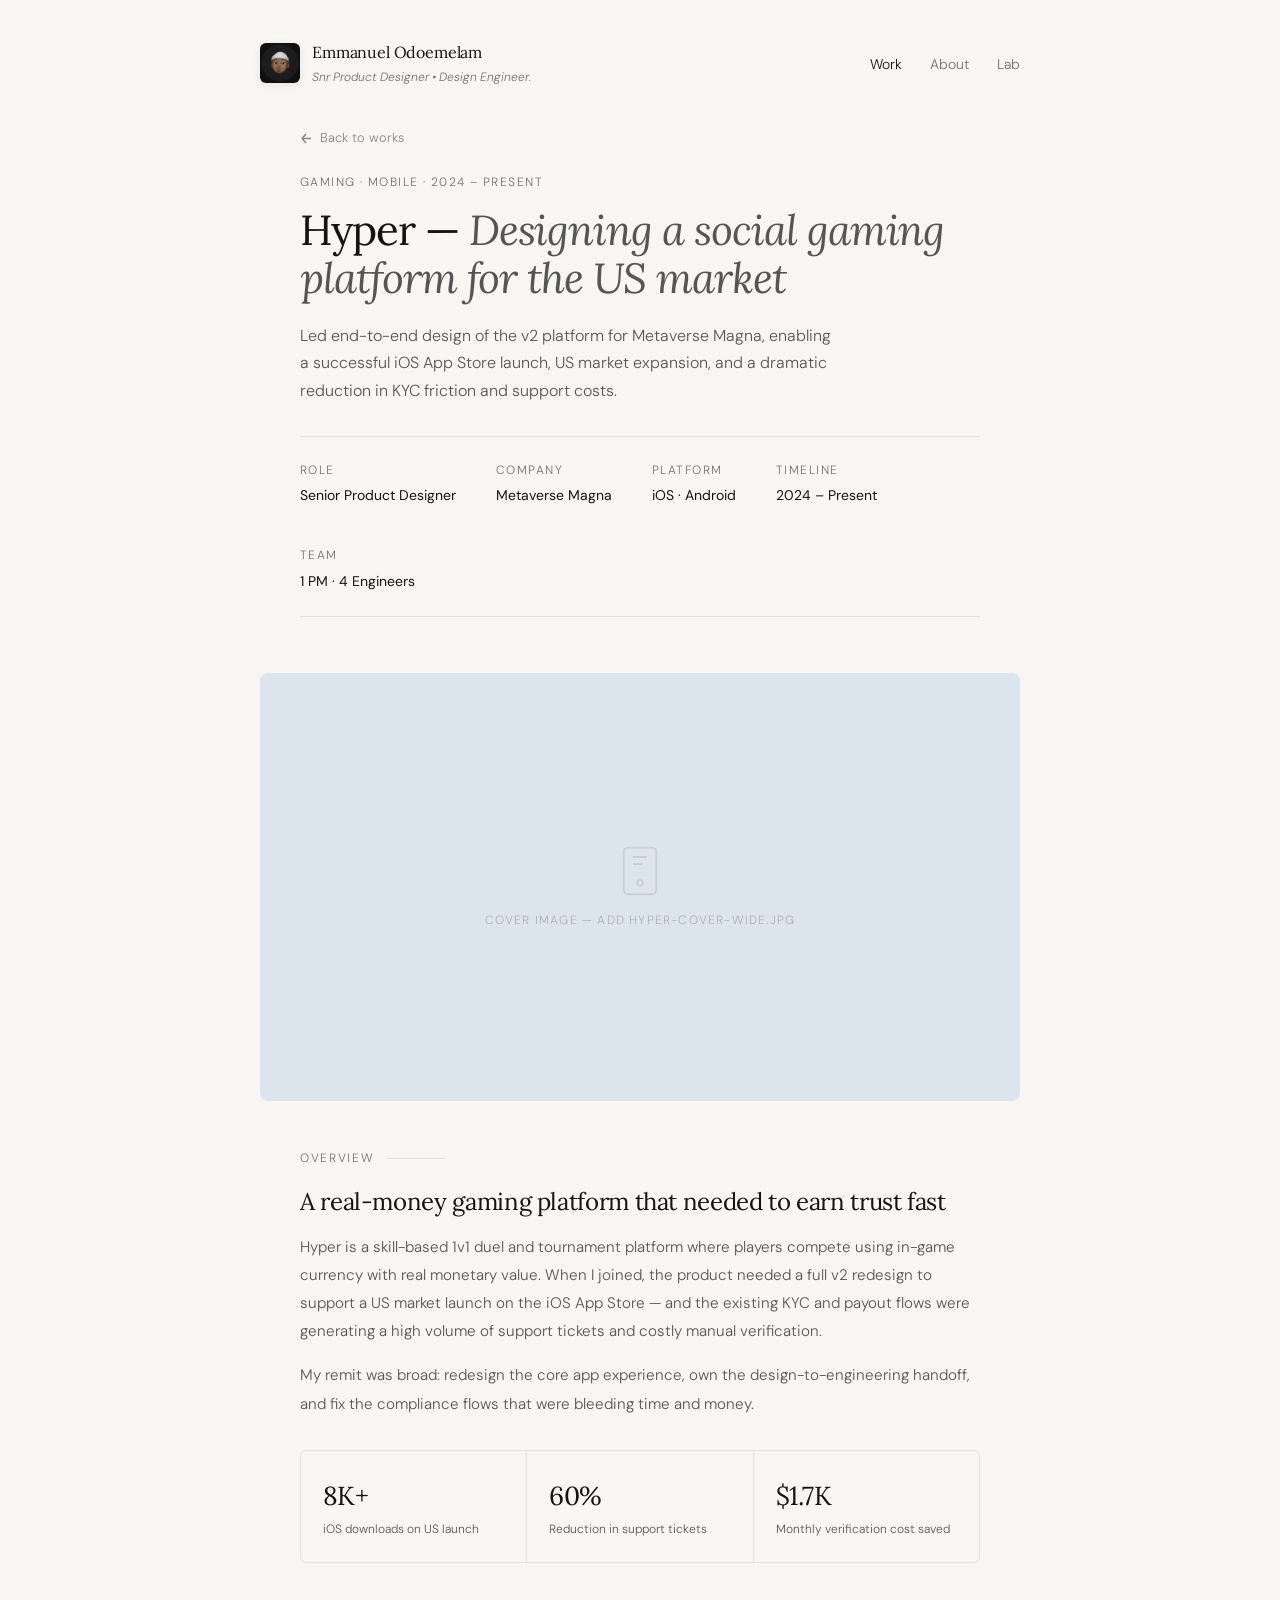
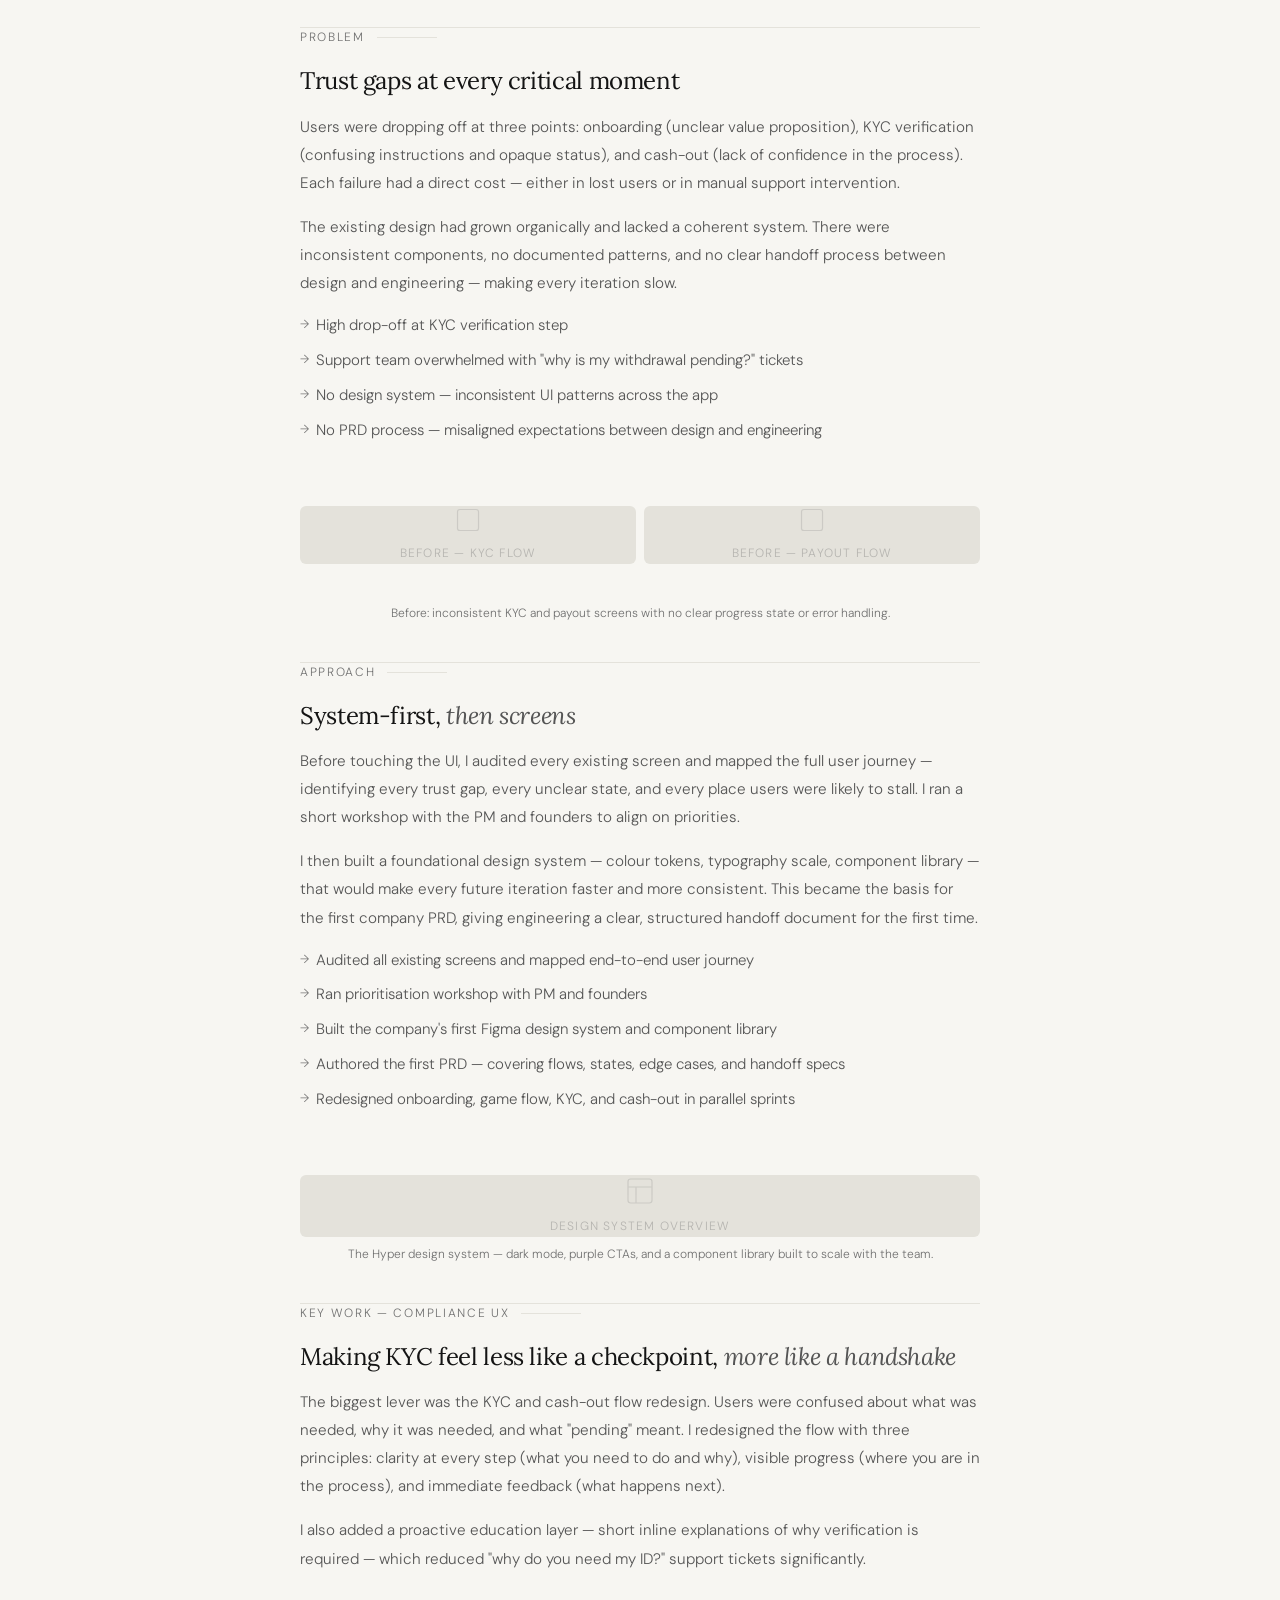
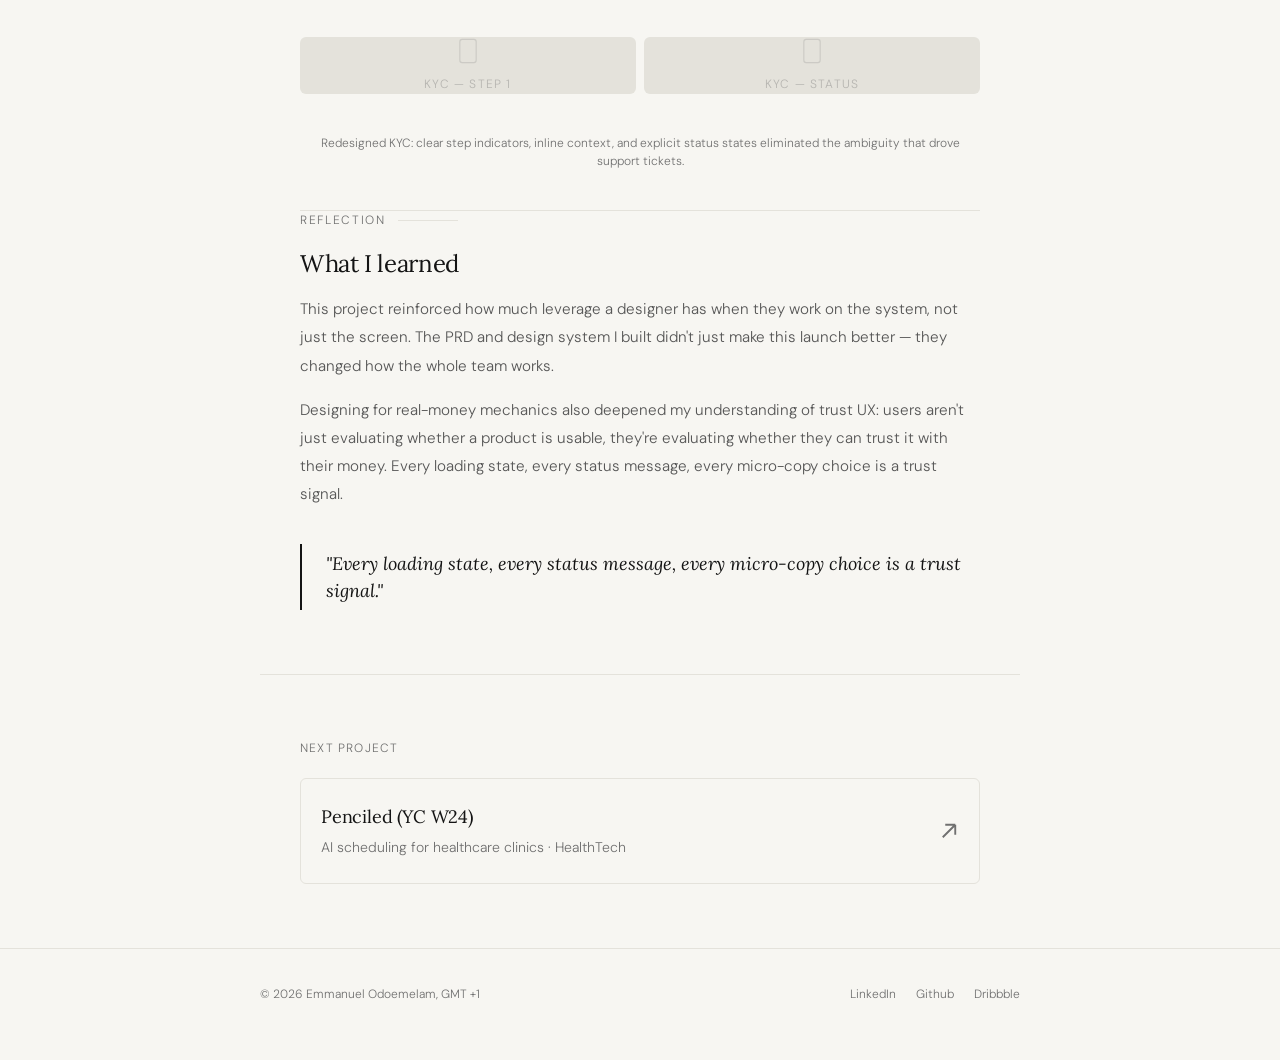
<file: work-mimosa.html>
<!doctype html>
<html lang="en">

<head>
  <meta charset="UTF-8" />
  <meta name="viewport" content="width=device-width, initial-scale=1.0" />
  <title>Hyper • Emmanuel Odoemelam</title>
  <link rel="preconnect" href="https://fonts.googleapis.com" />
  <link rel="preconnect" href="https://fonts.gstatic.com" crossorigin />
  <link
    href="https://fonts.googleapis.com/css2?family=Lora:ital,wght@0,400;0,500;1,400;1,500&family=DM+Sans:ital,opsz,wght@0,9..40,300;0,9..40,400;0,9..40,500;1,9..40,300&display=swap"
    rel="stylesheet" />
  <link rel="stylesheet" href="style.css" />
  <script src="script.js"></script>
  <link rel="icon" type="image/jpeg" href="Assets/General/avi.jpg" />
</head>

<body>
  <nav>
    <a href="/" class="nav-brand">
      <img src="Assets/General/avi.jpg" alt="Emmanuel Odoemelam" class="nav-profile-img" />
      <div class="nav-brand-text">
        <span class="nav-name">Emmanuel Odoemelam</span>
        <span class="nav-subtext"></span>
      </div>
    </a>
    <button class="hamburger" aria-label="Menu">
      <span></span>
      <span></span>
      <span></span>
    </button>
    <ul class="nav-links">
      <li><a href="work.html" class="active">Work</a></li>
      <li><a href="about.html">About</a></li>
      <li><a href="lab.html">Lab</a></li>
    </ul>
  </nav>

  <div class="mobile-drawer">
    <div class="drawer-content">
      <div class="drawer-header">
        <h2 class="drawer-title">Menu</h2>
        <button class="drawer-close" aria-label="Close menu">&times;</button>
      </div>
      <ul class="drawer-links">
        <li><a href="/">Home</a></li>
        <li><a href="work.html" class="active">Work</a></li>
        <li><a href="about.html">About</a></li>
        <li><a href="lab.html">Lab</a></li>
      </ul>
      <div class="drawer-footer">
        <p class="drawer-footer-text">
          © 2025 Emmanuel Odoemelam<br />Lagos, Nigeria
        </p>
      </div>
    </div>
  </div>
  <div class="drawer-overlay"></div>

  <!-- Case Hero -->
  <div class="case-hero fade">
    <!-- BACK LINK -->
    <a href="work.html" class="back-link">
      <svg viewBox="0 0 13 13" fill="none" stroke="currentColor" stroke-width="1.5">
        <path d="M11 6.5H2M2 6.5L6 2M2 6.5L6 11" />
      </svg>
      <span>Back to works</span>
    </a>

    <div class="case-eyebrow">Gaming · Mobile · 2024 – Present</div>
    <h1 class="case-title">
      Hyper — <em>Designing a social gaming platform for the US market</em>
    </h1>
    <p class="case-tagline">
      Led end-to-end design of the v2 platform for Metaverse Magna, enabling a
      successful iOS App Store launch, US market expansion, and a dramatic
      reduction in KYC friction and support costs.
    </p>
    <div class="case-meta">
      <div class="meta-item">
        <div class="meta-label">Role</div>
        <div class="meta-value">Senior Product Designer</div>
      </div>
      <div class="meta-item">
        <div class="meta-label">Company</div>
        <div class="meta-value">Metaverse Magna</div>
      </div>
      <div class="meta-item">
        <div class="meta-label">Platform</div>
        <div class="meta-value">iOS · Android</div>
      </div>
      <div class="meta-item">
        <div class="meta-label">Timeline</div>
        <div class="meta-value">2024 – Present</div>
      </div>
      <div class="meta-item">
        <div class="meta-label">Team</div>
        <div class="meta-value">1 PM · 4 Engineers</div>
      </div>
    </div>
  </div>

  <!-- Cover image -->
  <div class="case-cover fade">
    <!-- <img src="hyper-cover-wide.jpg" alt="Hyper app screens" /> -->
    <div class="cover-ph">
      <svg width="56" height="56" viewBox="0 0 24 24" fill="none" stroke="currentColor" stroke-width="0.8">
        <rect x="5" y="2" width="14" height="20" rx="2" />
        <circle cx="12" cy="17" r="1.2" />
        <path d="M9 6h6M9 9h4" />
      </svg>
      <span>Cover image — add hyper-cover-wide.jpg</span>
    </div>
  </div>

  <!-- Body -->
  <div class="case-body">
    <!-- OVERVIEW -->
    <div class="cs-section fade">
      <div class="cs-label">Overview</div>
      <h2 class="cs-heading">
        A real-money gaming platform that needed to earn trust fast
      </h2>
      <div class="cs-text">
        <p>
          Hyper is a skill-based 1v1 duel and tournament platform where
          players compete using in-game currency with real monetary value.
          When I joined, the product needed a full v2 redesign to support a US
          market launch on the iOS App Store — and the existing KYC and payout
          flows were generating a high volume of support tickets and costly
          manual verification.
        </p>
        <p>
          My remit was broad: redesign the core app experience, own the
          design-to-engineering handoff, and fix the compliance flows that
          were bleeding time and money.
        </p>
      </div>

      <div class="cs-outcomes">
        <div class="cs-outcome">
          <div class="cs-out-num">8K+</div>
          <div class="cs-out-label">iOS downloads on US launch</div>
        </div>
        <div class="cs-outcome">
          <div class="cs-out-num">60%</div>
          <div class="cs-out-label">Reduction in support tickets</div>
        </div>
        <div class="cs-outcome">
          <div class="cs-out-num">$1.7K</div>
          <div class="cs-out-label">Monthly verification cost saved</div>
        </div>
      </div>
    </div>

    <hr class="cs-divider" />

    <!-- PROBLEM -->
    <div class="cs-section fade">
      <div class="cs-label">Problem</div>
      <h2 class="cs-heading">Trust gaps at every critical moment</h2>
      <div class="cs-text">
        <p>
          Users were dropping off at three points: onboarding (unclear value
          proposition), KYC verification (confusing instructions and opaque
          status), and cash-out (lack of confidence in the process). Each
          failure had a direct cost — either in lost users or in manual
          support intervention.
        </p>
        <p>
          The existing design had grown organically and lacked a coherent
          system. There were inconsistent components, no documented patterns,
          and no clear handoff process between design and engineering — making
          every iteration slow.
        </p>
      </div>
      <ul class="cs-list">
        <li>High drop-off at KYC verification step</li>
        <li>
          Support team overwhelmed with "why is my withdrawal pending?"
          tickets
        </li>
        <li>No design system — inconsistent UI patterns across the app</li>
        <li>
          No PRD process — misaligned expectations between design and
          engineering
        </li>
      </ul>
    </div>

    <!-- Image pair -->
    <div class="cs-image-pair fade">
      <div class="cs-image">
        <!-- <img src="hyper-before-1.jpg" alt="Before state — KYC flow" /> -->
        <div class="cs-image-ph">
          <svg width="28" height="28" viewBox="0 0 24 24" fill="none" stroke="currentColor" stroke-width="1">
            <rect x="3" y="3" width="18" height="18" rx="2" />
          </svg>
          <span>Before — KYC flow</span>
        </div>
      </div>
      <div class="cs-image">
        <!-- <img src="hyper-before-2.jpg" alt="Before state — payout flow" /> -->
        <div class="cs-image-ph">
          <svg width="28" height="28" viewBox="0 0 24 24" fill="none" stroke="currentColor" stroke-width="1">
            <rect x="3" y="3" width="18" height="18" rx="2" />
          </svg>
          <span>Before — payout flow</span>
        </div>
      </div>
    </div>
    <p class="cs-caption fade">
      Before: inconsistent KYC and payout screens with no clear progress state
      or error handling.
    </p>

    <hr class="cs-divider" />

    <!-- APPROACH -->
    <div class="cs-section fade">
      <div class="cs-label">Approach</div>
      <h2 class="cs-heading">System-first, <em>then screens</em></h2>
      <div class="cs-text">
        <p>
          Before touching the UI, I audited every existing screen and mapped
          the full user journey — identifying every trust gap, every unclear
          state, and every place users were likely to stall. I ran a short
          workshop with the PM and founders to align on priorities.
        </p>
        <p>
          I then built a foundational design system — colour tokens,
          typography scale, component library — that would make every future
          iteration faster and more consistent. This became the basis for the
          first company PRD, giving engineering a clear, structured handoff
          document for the first time.
        </p>
      </div>
      <ul class="cs-list">
        <li>
          Audited all existing screens and mapped end-to-end user journey
        </li>
        <li>Ran prioritisation workshop with PM and founders</li>
        <li>
          Built the company's first Figma design system and component library
        </li>
        <li>
          Authored the first PRD — covering flows, states, edge cases, and
          handoff specs
        </li>
        <li>
          Redesigned onboarding, game flow, KYC, and cash-out in parallel
          sprints
        </li>
      </ul>
    </div>

    <!-- Single image -->
    <div class="cs-image fade">
      <!-- <img src="hyper-design-system.jpg" alt="Hyper design system" /> -->
      <div class="cs-image-ph">
        <svg width="32" height="32" viewBox="0 0 24 24" fill="none" stroke="currentColor" stroke-width="0.9">
          <rect x="3" y="3" width="18" height="18" rx="2" />
          <path d="M3 9h18M9 21V9" />
        </svg>
        <span>Design system overview</span>
      </div>
    </div>
    <p class="cs-caption fade">
      The Hyper design system — dark mode, purple CTAs, and a component
      library built to scale with the team.
    </p>

    <hr class="cs-divider" />

    <!-- KYC -->
    <div class="cs-section fade">
      <div class="cs-label">Key Work — Compliance UX</div>
      <h2 class="cs-heading">
        Making KYC feel less like a checkpoint, <em>more like a handshake</em>
      </h2>
      <div class="cs-text">
        <p>
          The biggest lever was the KYC and cash-out flow redesign. Users were
          confused about what was needed, why it was needed, and what
          "pending" meant. I redesigned the flow with three principles:
          clarity at every step (what you need to do and why), visible
          progress (where you are in the process), and immediate feedback
          (what happens next).
        </p>
        <p>
          I also added a proactive education layer — short inline explanations
          of why verification is required — which reduced "why do you need my
          ID?" support tickets significantly.
        </p>
      </div>
    </div>

    <div class="cs-image-pair fade">
      <div class="cs-image">
        <!-- <img src="hyper-kyc-1.jpg" alt="KYC redesign" /> -->
        <div class="cs-image-ph">
          <svg width="28" height="28" viewBox="0 0 24 24" fill="none" stroke="currentColor" stroke-width="1">
            <rect x="5" y="2" width="14" height="20" rx="2" />
          </svg>
          <span>KYC — step 1</span>
        </div>
      </div>
      <div class="cs-image">
        <!-- <img src="hyper-kyc-2.jpg" alt="KYC status screen" /> -->
        <div class="cs-image-ph">
          <svg width="28" height="28" viewBox="0 0 24 24" fill="none" stroke="currentColor" stroke-width="1">
            <rect x="5" y="2" width="14" height="20" rx="2" />
          </svg>
          <span>KYC — status</span>
        </div>
      </div>
    </div>
    <p class="cs-caption fade">
      Redesigned KYC: clear step indicators, inline context, and explicit
      status states eliminated the ambiguity that drove support tickets.
    </p>

    <hr class="cs-divider" />

    <!-- REFLECTION -->
    <div class="cs-section fade">
      <div class="cs-label">Reflection</div>
      <h2 class="cs-heading">What I learned</h2>
      <div class="cs-text">
        <p>
          This project reinforced how much leverage a designer has when they
          work on the system, not just the screen. The PRD and design system I
          built didn't just make this launch better — they changed how the
          whole team works.
        </p>
        <p>
          Designing for real-money mechanics also deepened my understanding of
          trust UX: users aren't just evaluating whether a product is usable,
          they're evaluating whether they can trust it with their money. Every
          loading state, every status message, every micro-copy choice is a
          trust signal.
        </p>
      </div>

      <div class="cs-quote">
        <p>
          "Every loading state, every status message, every micro-copy choice
          is a trust signal."
        </p>
      </div>
    </div>
  </div>
  <!-- /case-body -->

  <!-- Next project -->
  <div class="next-project fade">
    <div class="next-label">Next project</div>
    <a class="next-card" href="work-penciled.html">
      <div>
        <div class="next-card-title">Penciled (YC W24)</div>
        <div class="next-card-sub">
          AI scheduling for healthcare clinics · HealthTech
        </div>
      </div>
      <svg class="next-arrow" viewBox="0 0 16 16" fill="none" stroke="currentColor" stroke-width="1.5">
        <path d="M3 13L13 3M13 3H5M13 3V11" />
      </svg>
    </a>
  </div>

  <footer>
    <span class="footer-copy">© 2026 Emmanuel Odoemelam, GMT +1</span>
    <div class="footer-links">
      <a href="https://www.linkedin.com/in/emmanuel-odoemelam/" target="_blank">LinkedIn</a>
      <a href="https://github.com/ManuelSnr/" target="_blank">Github</a>
      <a href="https://dribbble.com/emmanuel_odoemelam" target="_blank">Dribbble</a>
    </div>
  </footer>
</body>

</html>
</file>
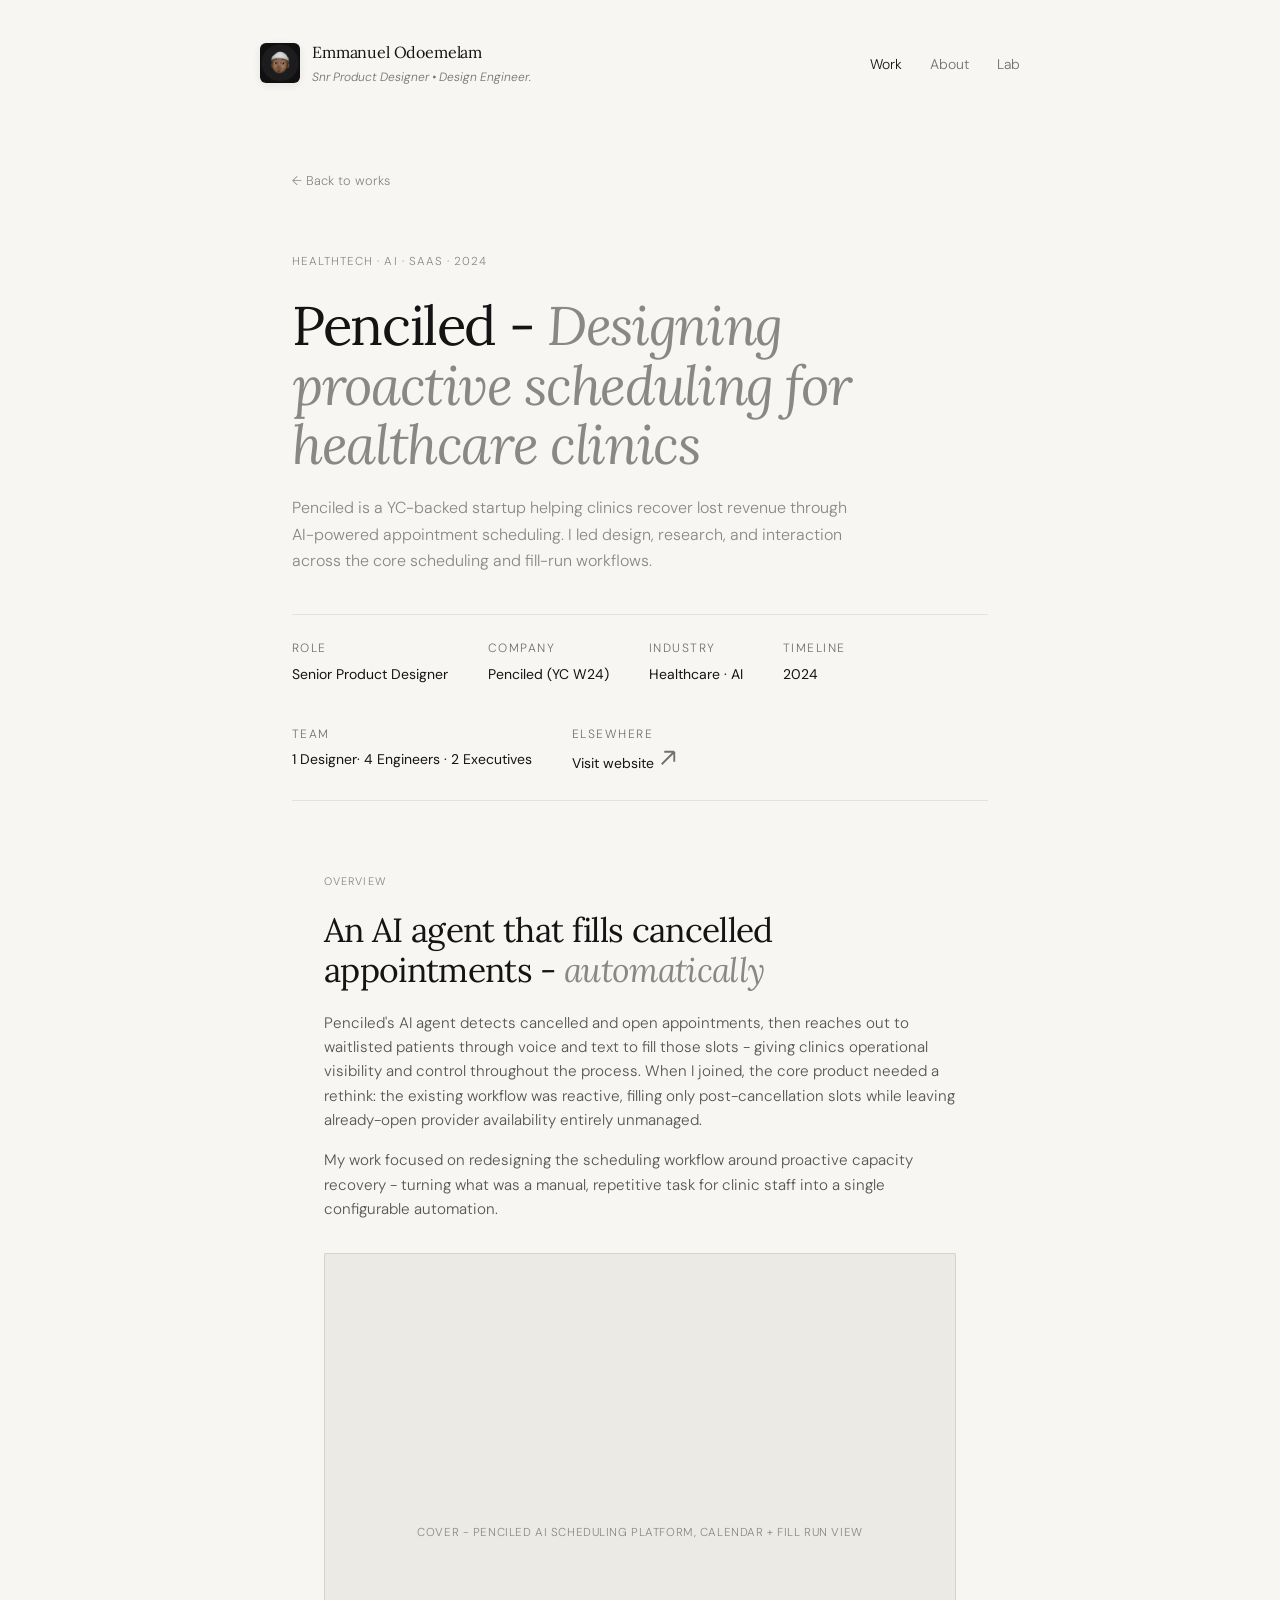
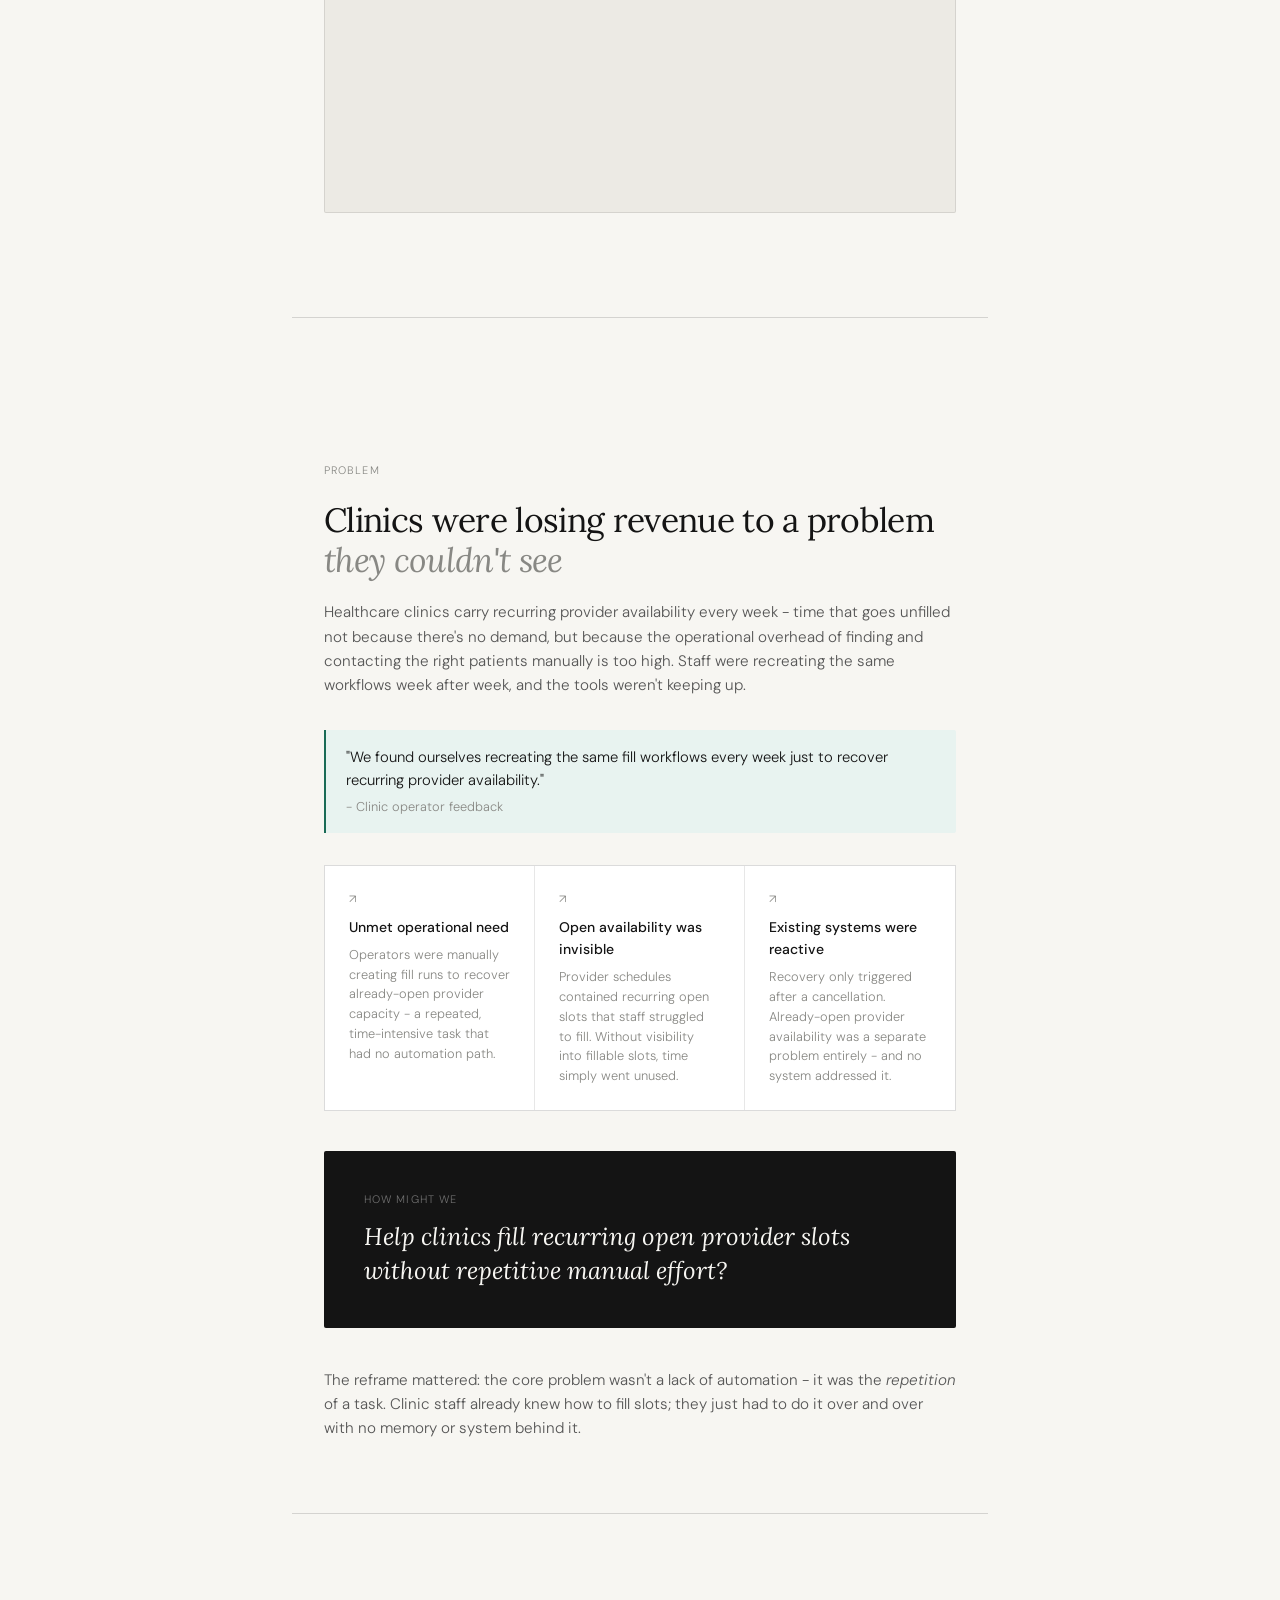
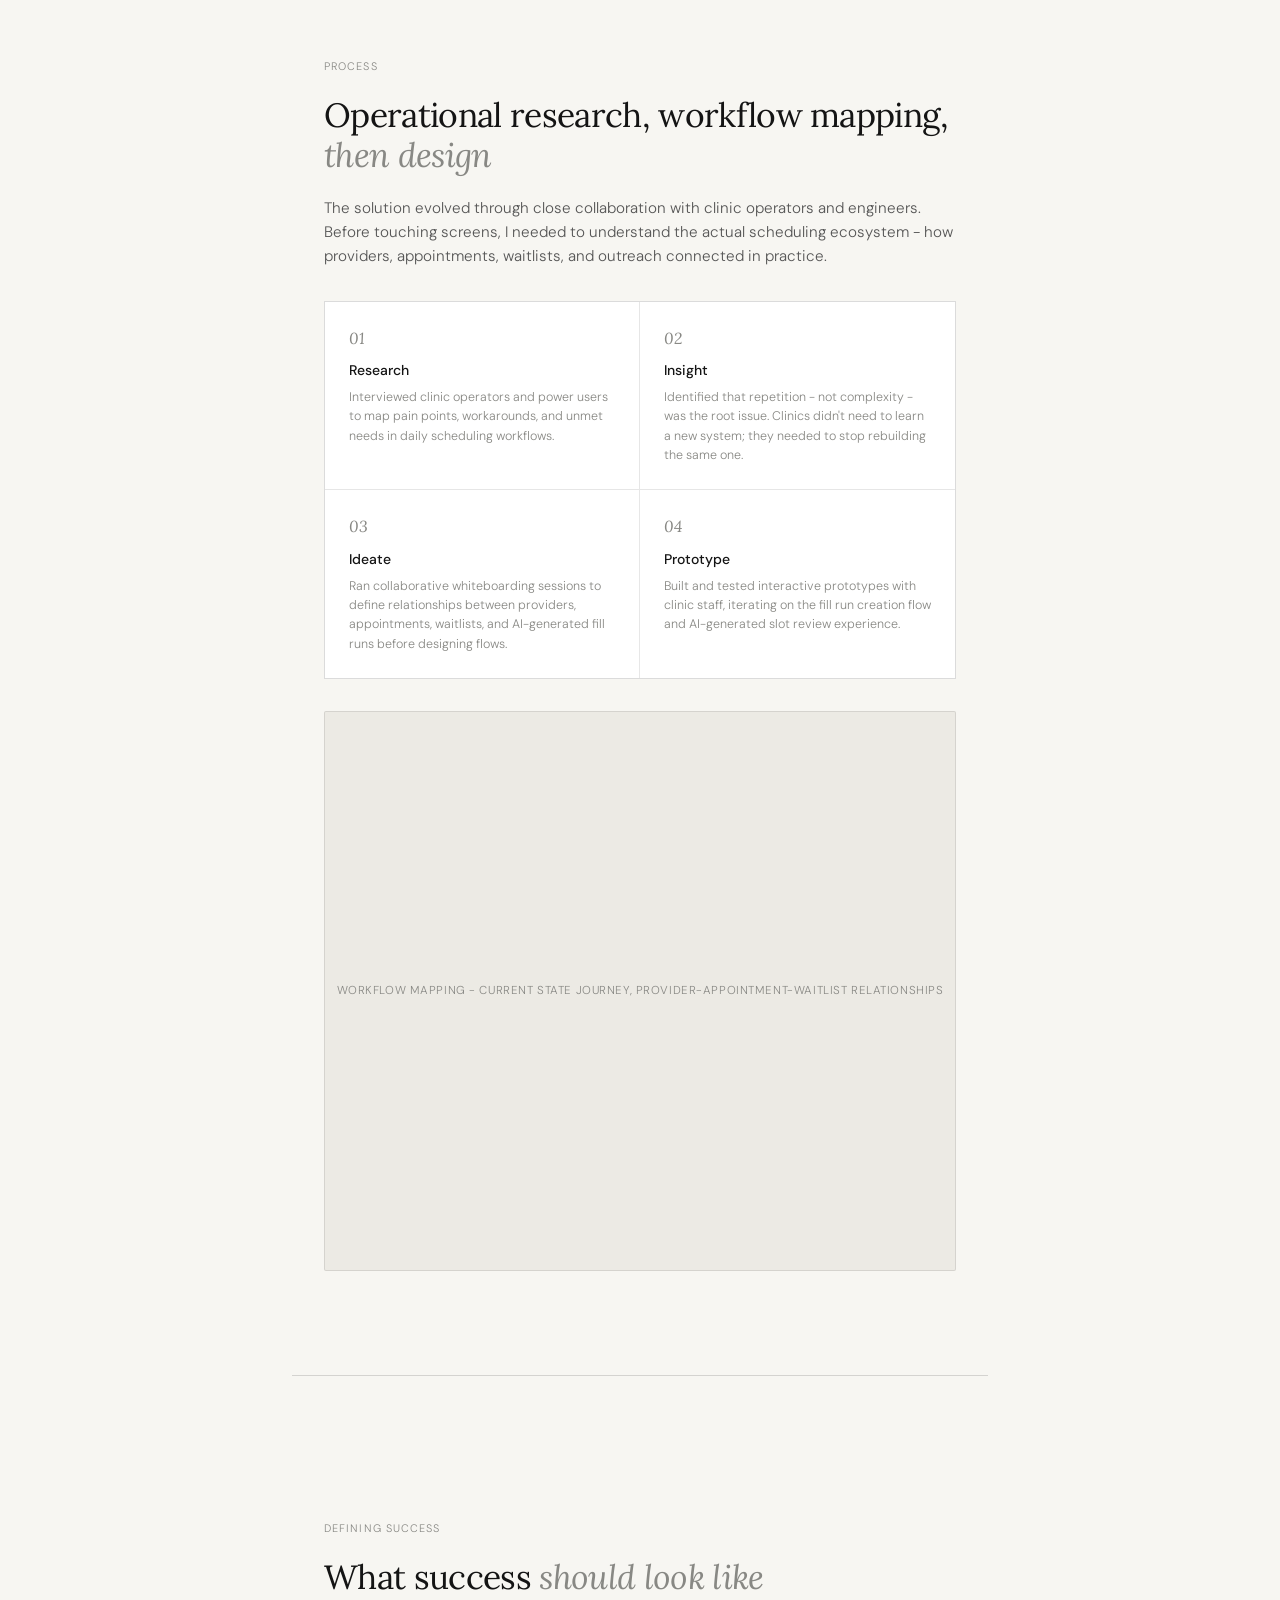
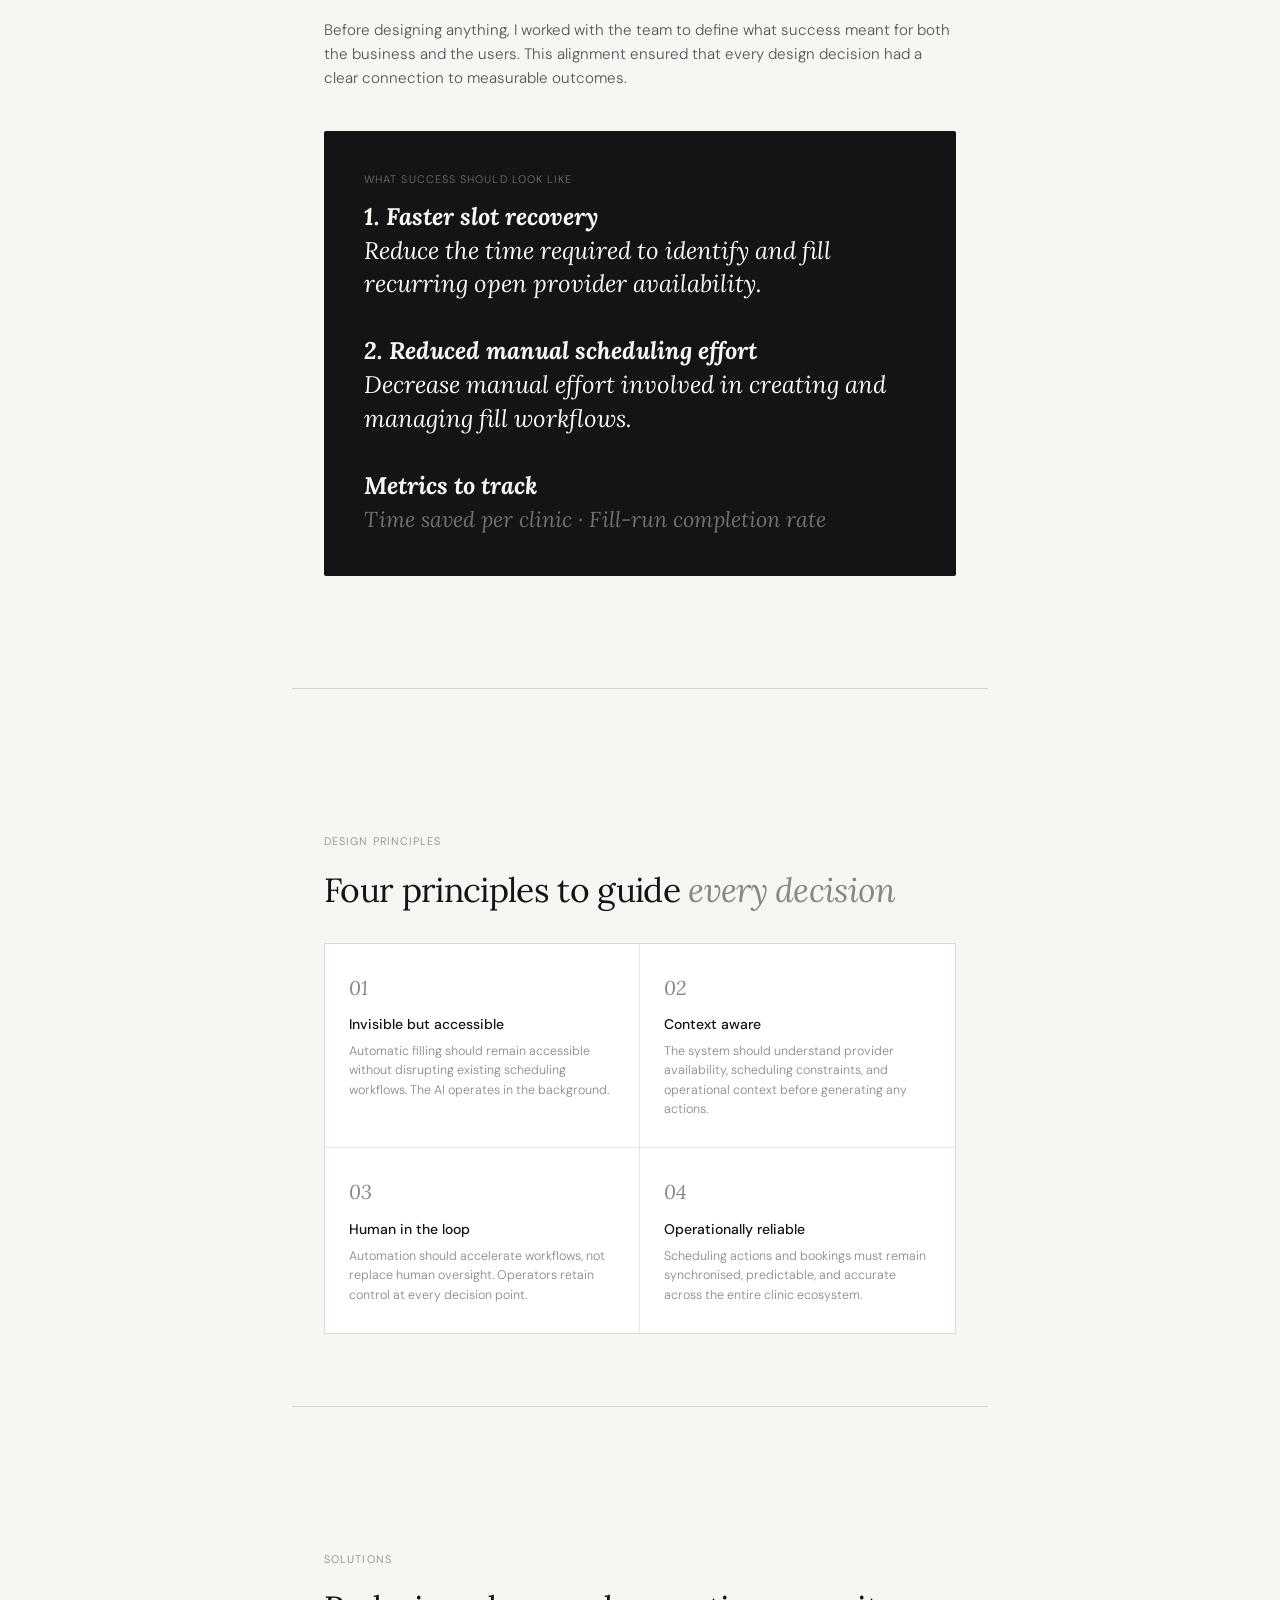
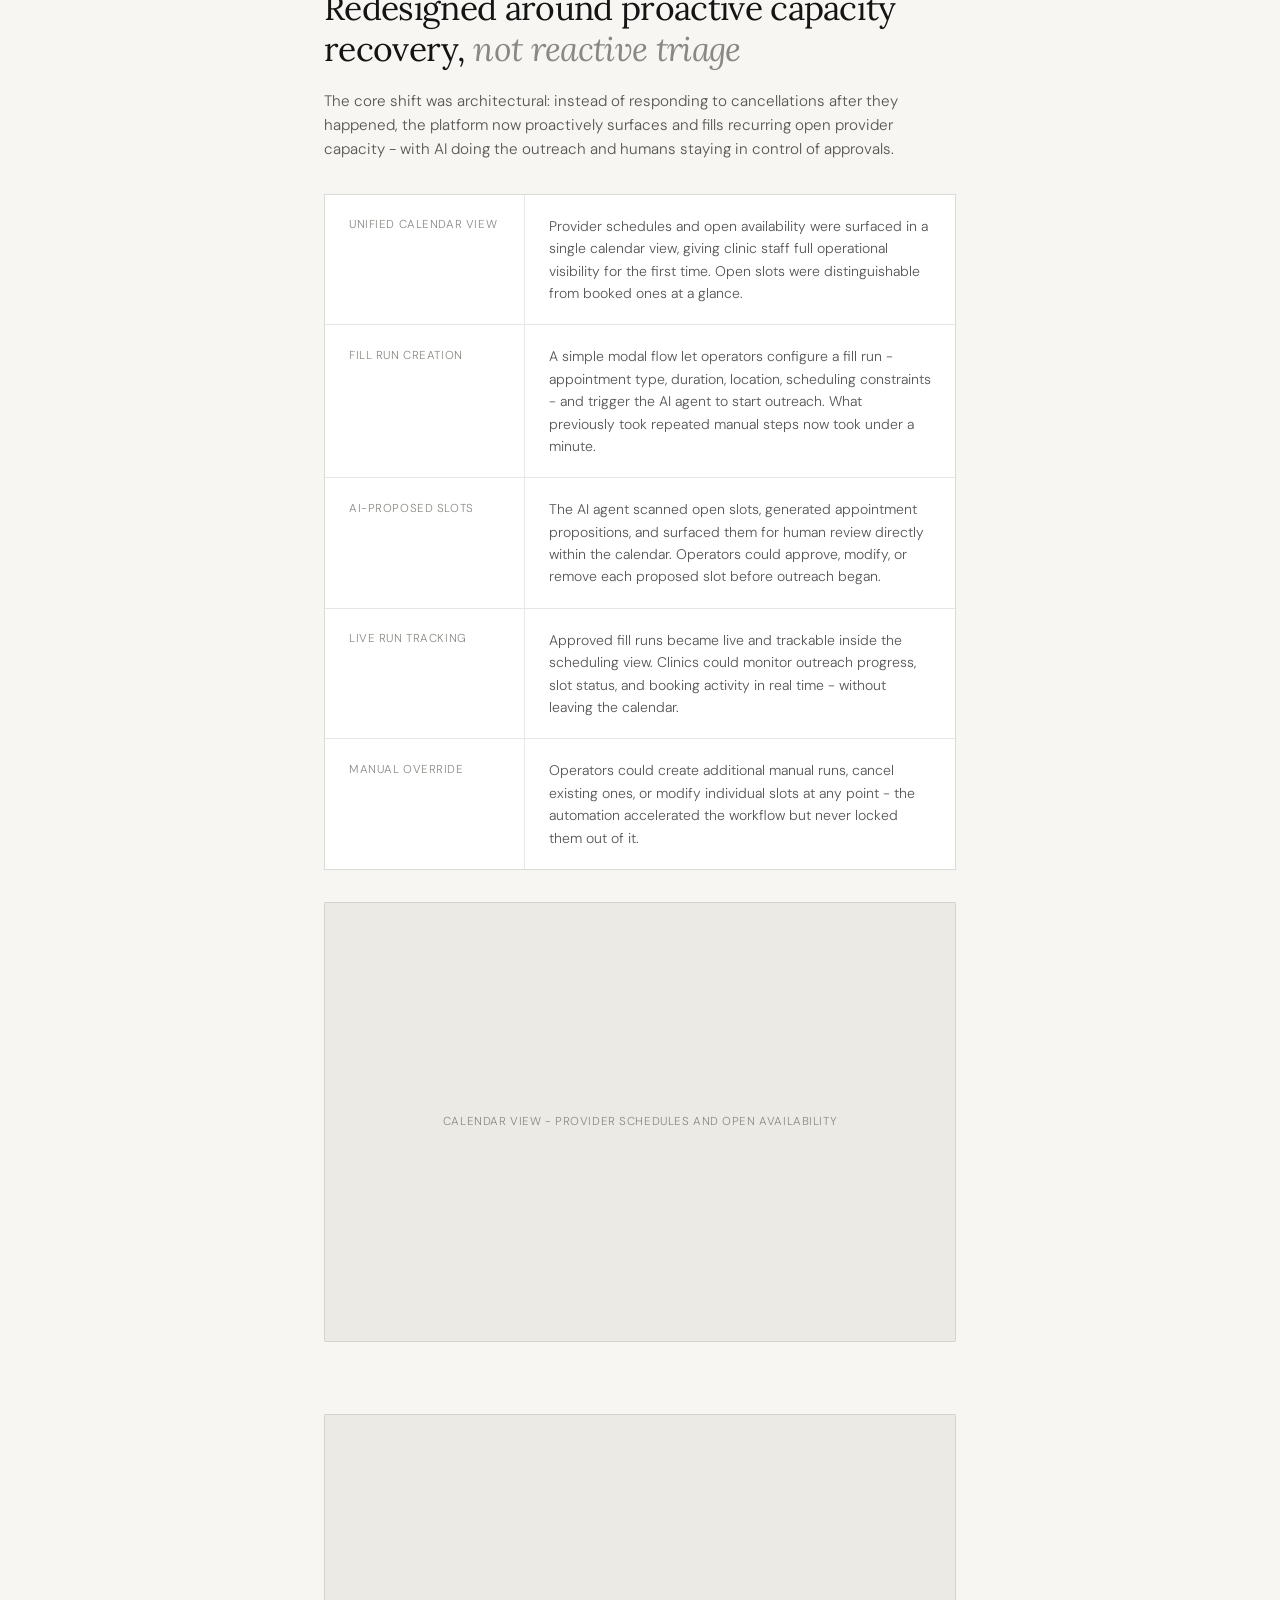
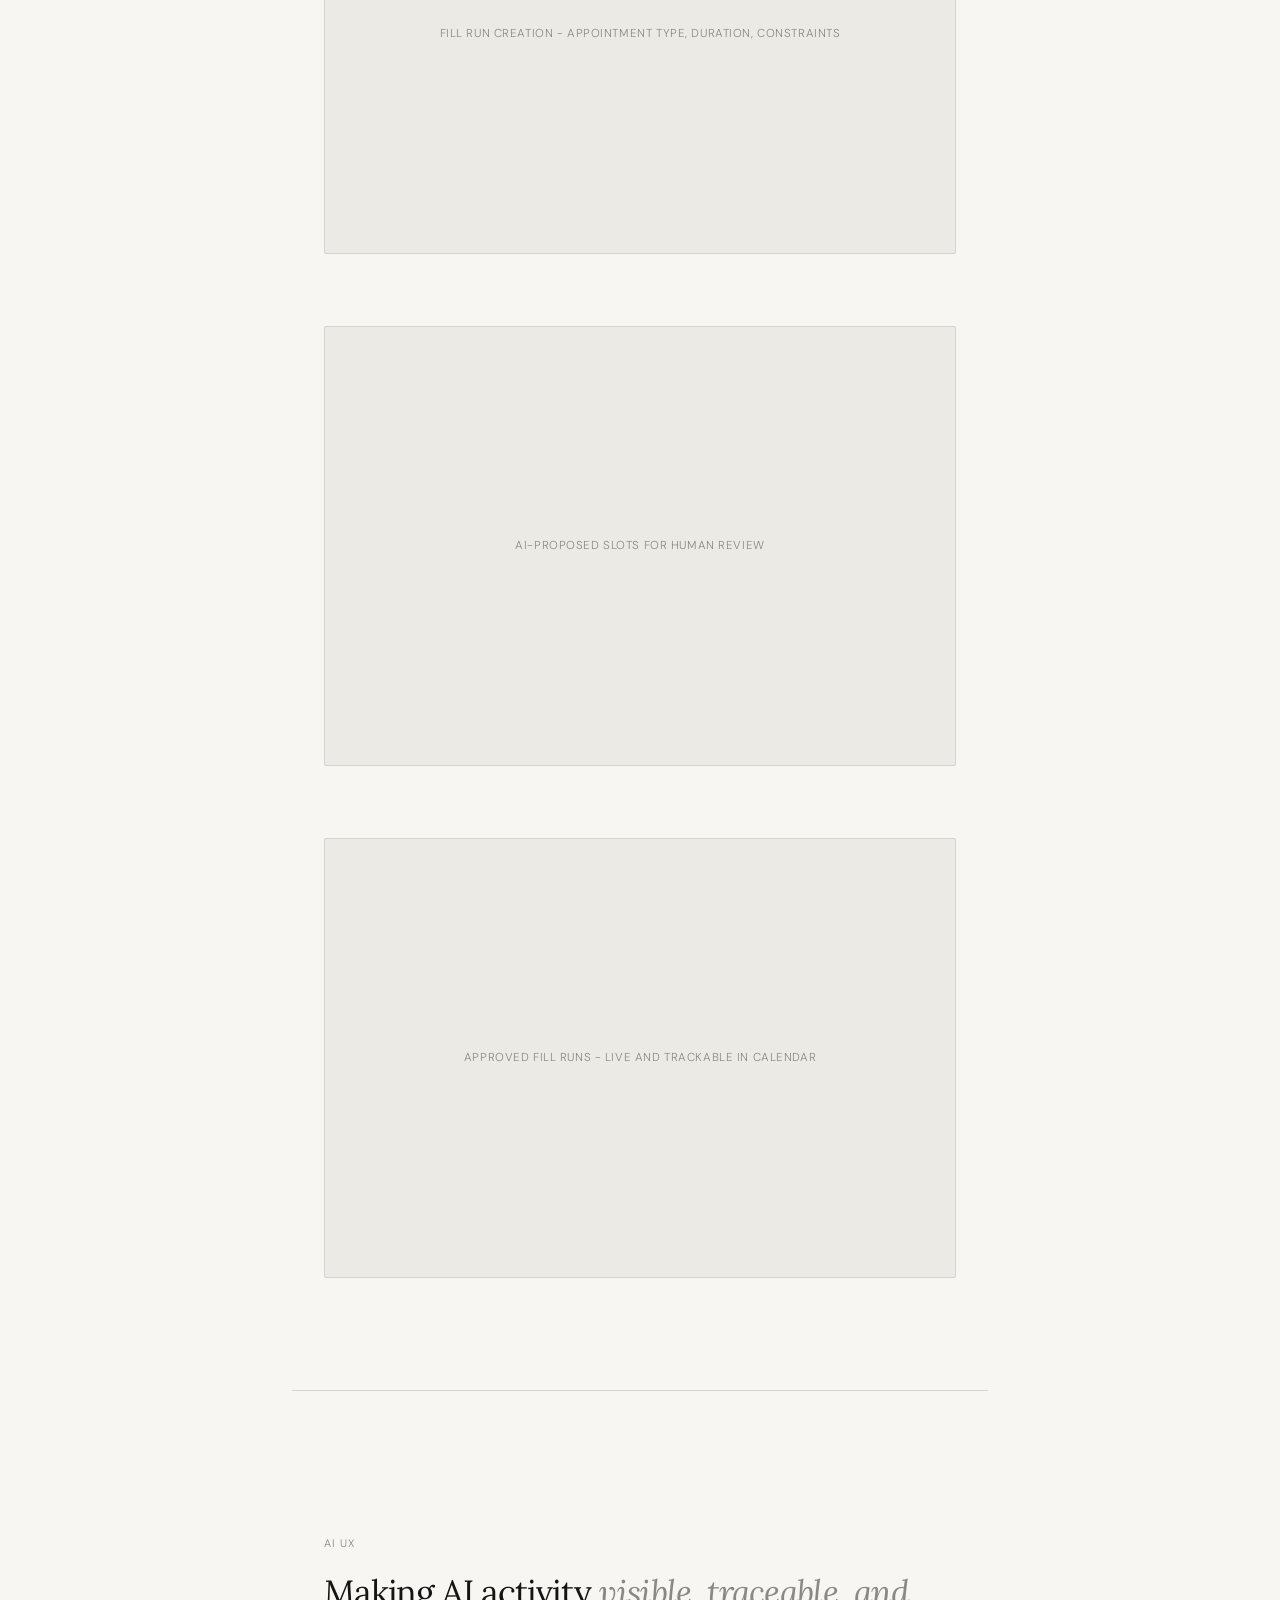
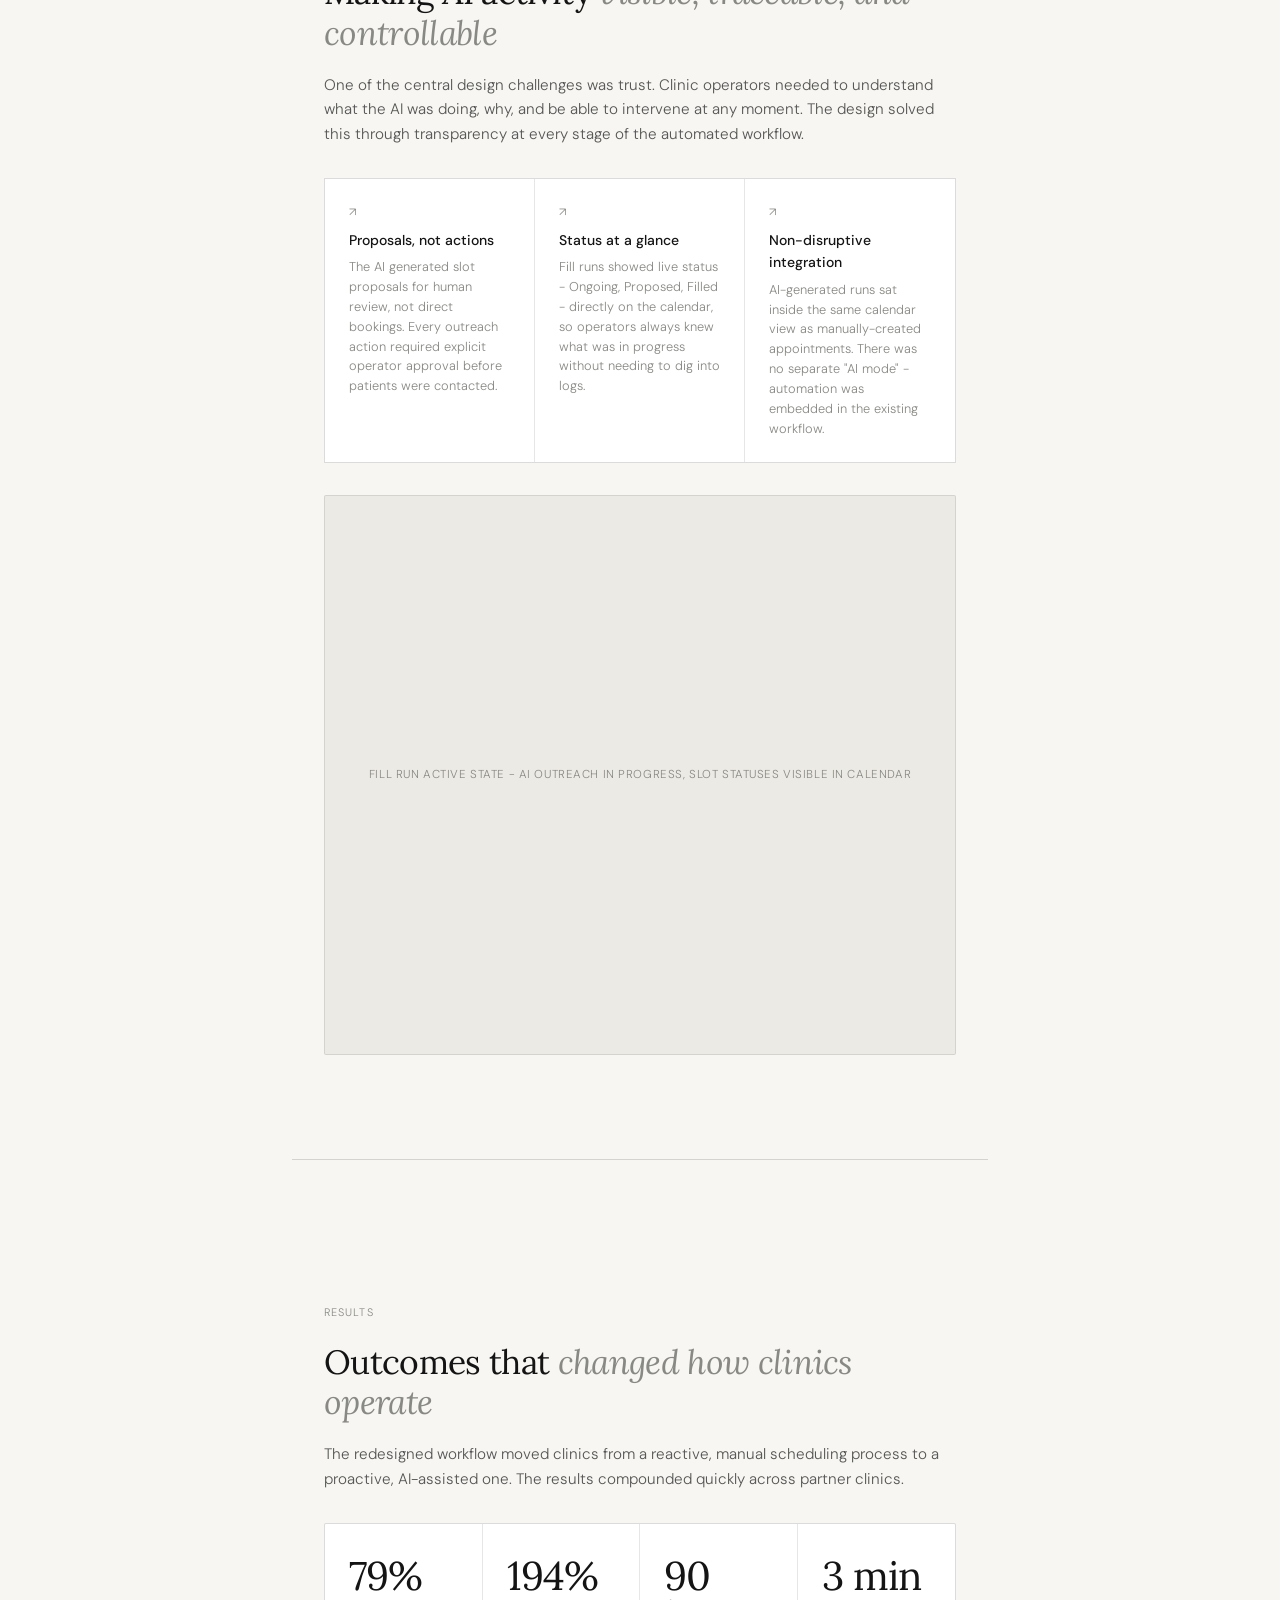
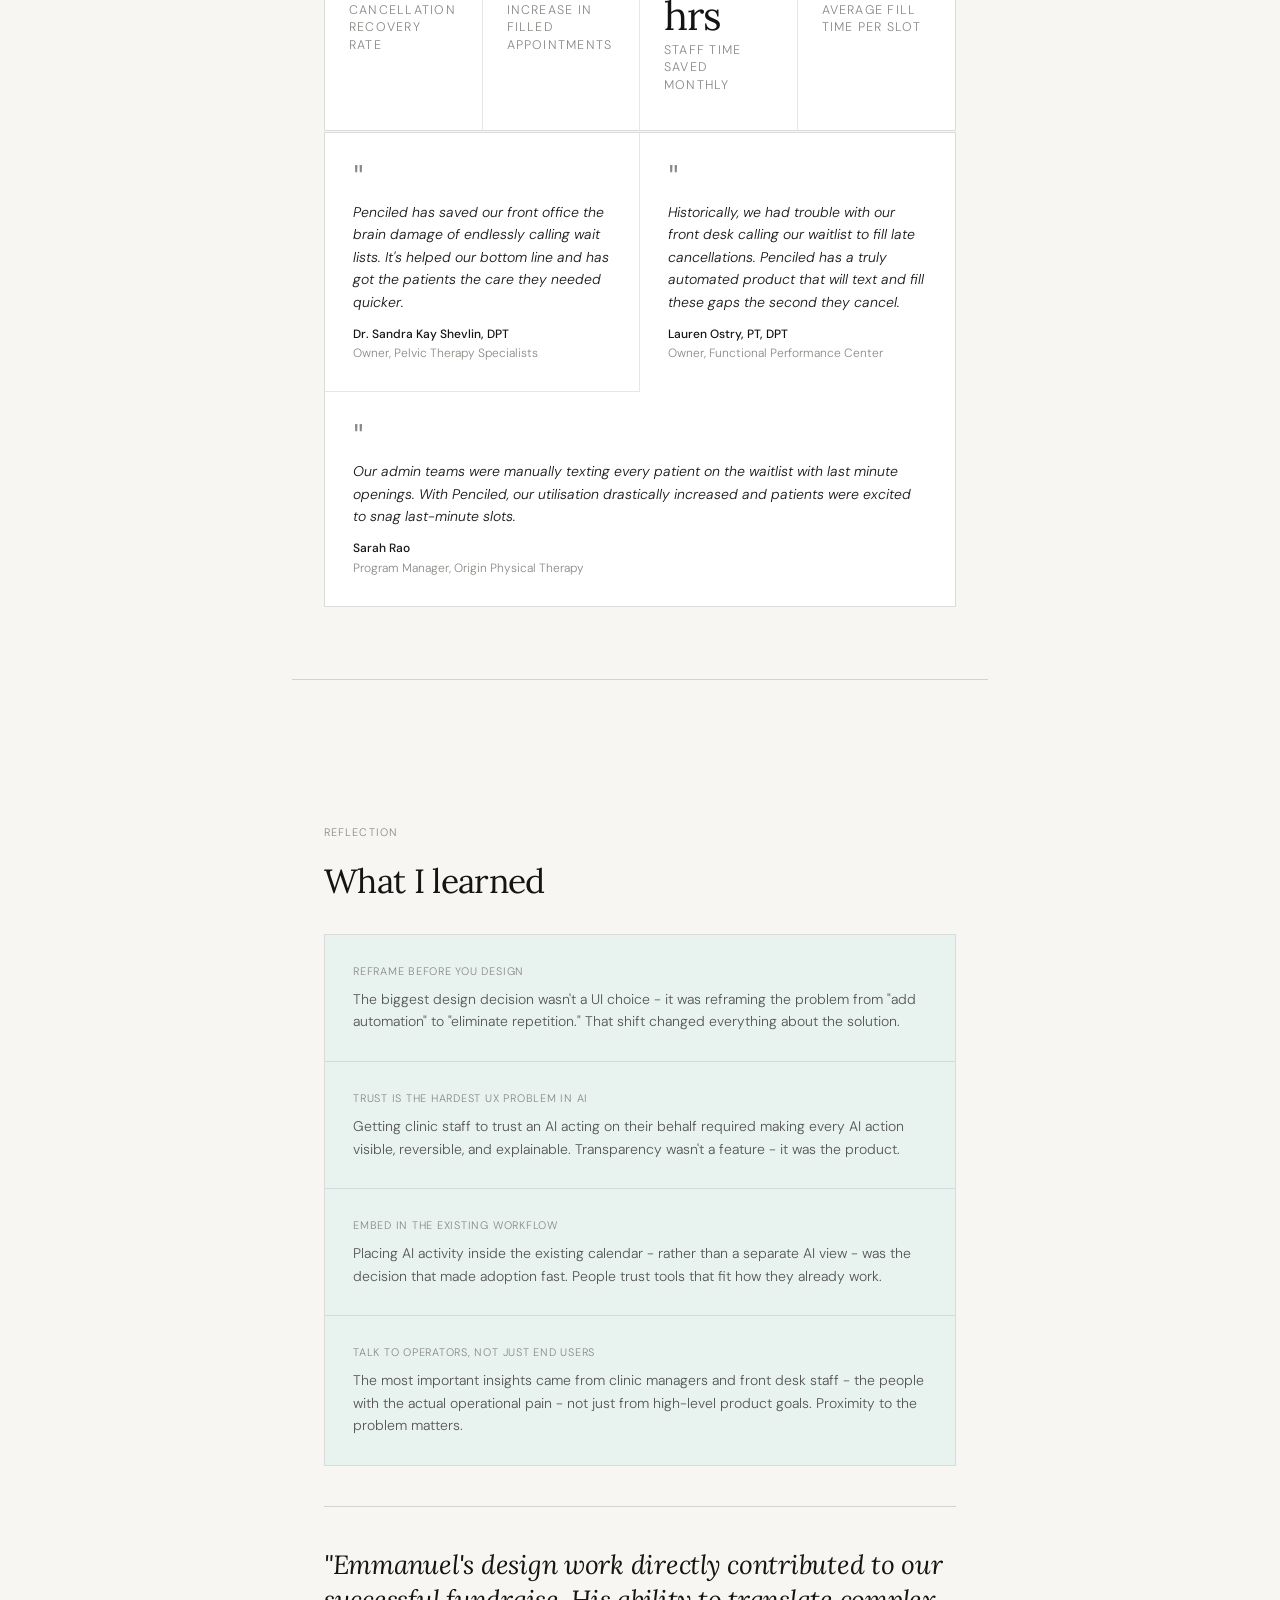
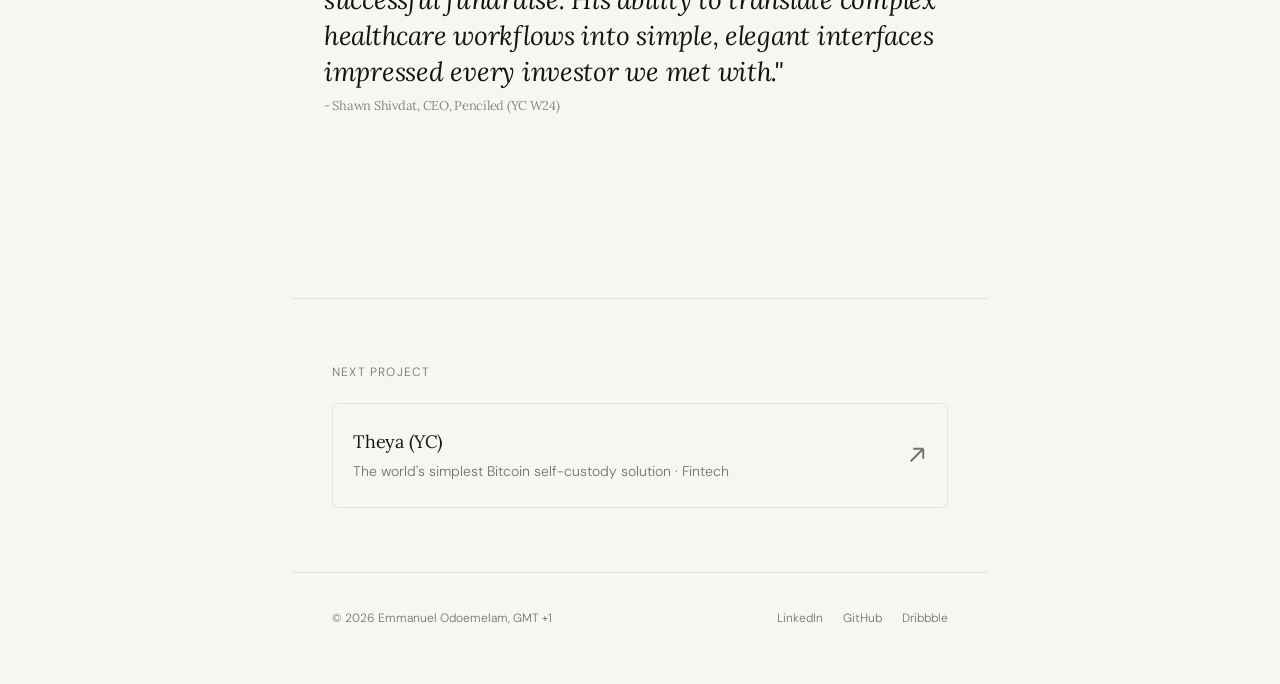
<file: work-penciled.html>
<!doctype html>
<html lang="en">

<head>
  <meta charset="UTF-8" />
  <meta name="viewport" content="width=device-width, initial-scale=1.0" />
  <title>Penciled • Emmanuel Odoemelam</title>
  <link rel="preconnect" href="https://fonts.googleapis.com" />
  <link rel="preconnect" href="https://fonts.gstatic.com" crossorigin />
  <link
    href="https://fonts.googleapis.com/css2?family=Lora:ital,wght@0,400;0,500;1,400;1,500&family=DM+Sans:ital,opsz,wght@0,9..40,300;0,9..40,400;0,9..40,500;1,9..40,300&display=swap"
    rel="stylesheet" />
  <link rel="stylesheet" href="style.css" />
  <script src="script.js"></script>
  <link rel="icon" type="image/jpeg" href="Assets/General/avi.jpg" />
</head>

<body>
  <nav>
    <a href="/" class="nav-brand">
      <img src="Assets/General/avi.jpg" alt="Emmanuel Odoemelam" class="nav-profile-img" />
      <div class="nav-brand-text">
        <span class="nav-name">Emmanuel Odoemelam</span>
        <span class="nav-subtext"></span>
      </div>
    </a>
    <button class="hamburger" aria-label="Menu">
      <span></span>
      <span></span>
      <span></span>
    </button>
    <ul class="nav-links">
      <li><a href="work.html" class="active">Work</a></li>
      <li><a href="about.html">About</a></li>
      <li><a href="lab.html">Lab</a></li>
    </ul>
  </nav>

  <div class="mobile-drawer">
    <div class="drawer-content">
      <div class="drawer-header">
        <h2 class="drawer-title">Menu</h2>
        <button class="drawer-close" aria-label="Close menu">&times;</button>
      </div>
      <ul class="drawer-links">
        <li><a href="/">Home</a></li>
        <li><a href="work.html" class="active">Work</a></li>
        <li><a href="about.html">About</a></li>
        <li><a href="lab.html">Lab</a></li>
      </ul>
      <div class="drawer-footer">
        <p class="drawer-footer-text">
          © 2026 Emmanuel Odoemelam<br />GMT +1
        </p>
      </div>
    </div>
  </div>
  <div class="drawer-overlay"></div>

  <div class="back-wrap">
    <a href="/work.html" class="back-link">← Back to works</a>
  </div>

  <div class="hero">
    <span class="hero-tag">HealthTech · AI · SaaS · 2024</span>
    <h1>
      Penciled -
      <em>Designing proactive scheduling for healthcare clinics</em>
    </h1>
    <p class="hero-lead">
      Penciled is a YC-backed startup helping clinics recover lost revenue
      through AI-powered appointment scheduling. I led design, research, and
      interaction across the core scheduling and fill-run workflows.
    </p>

    <div class="case-meta">
      <div class="meta-item">
        <div class="meta-label">Role</div>
        <div class="meta-value">Senior Product Designer</div>
      </div>
      <div class="meta-item">
        <div class="meta-label">Company</div>
        <div class="meta-value">Penciled (YC W24)</div>
      </div>
      <div class="meta-item">
        <div class="meta-label">Industry</div>
        <div class="meta-value">Healthcare · AI</div>
      </div>
      <div class="meta-item">
        <div class="meta-label">Timeline</div>
        <div class="meta-value">2024</div>
      </div>
      <div class="meta-item">
        <div class="meta-label">Team</div>
        <div class="meta-value">1 Designer· 4 Engineers · 2 Executives</div>
      </div>
      <div class="meta-item">
        <div class="meta-label">Elsewhere</div>
        <a class="meta-value" href="https://penciled.com/" target="_blank" rel="noopener">Visit website
          <svg class="next-arrow" viewBox="0 0 16 16" fill="none" stroke="currentColor" stroke-width="1.5">
            <path d="M3 13L13 3M13 3H5M13 3V11" />
          </svg></a>
      </div>
    </div>

    <!-- OVERVIEW -->
    <section>
      <div class="container">
        <span class="section-tag">Overview</span>
        <h2>
          An AI agent that fills cancelled appointments - <em>automatically</em>
        </h2>
        <p>
          Penciled's AI agent detects cancelled and open appointments, then
          reaches out to waitlisted patients through voice and text to fill
          those slots - giving clinics operational visibility and control
          throughout the process. When I joined, the core product needed a
          rethink: the existing workflow was reactive, filling only
          post-cancellation slots while leaving already-open provider
          availability entirely unmanaged.
        </p>
        <p>
          My work focused on redesigning the scheduling workflow around
          proactive capacity recovery - turning what was a manual, repetitive
          task for clinic staff into a single configurable automation.
        </p>

        <div class="img-placeholder tall">
          Cover - Penciled AI scheduling platform, calendar + fill run view
        </div>
      </div>
    </section>

    <!-- PROBLEM -->
    <section>
      <div class="container">
        <span class="section-tag">Problem</span>
        <h2>
          Clinics were losing revenue to a problem <em>they couldn't see</em>
        </h2>
        <p>
          Healthcare clinics carry recurring provider availability every week -
          time that goes unfilled not because there's no demand, but because the
          operational overhead of finding and contacting the right patients
          manually is too high. Staff were recreating the same workflows week
          after week, and the tools weren't keeping up.
        </p>

        <div class="callout">
          <p>
            "We found ourselves recreating the same fill workflows every week
            just to recover recurring provider availability."<br /><span style="
                font-size: 0.8rem;
                color: var(--muted);
                margin-top: 0.25rem;
                display: block;
              ">- Clinic operator feedback</span>
          </p>
        </div>

        <div class="insight-grid">
          <div class="insight-item">
            <div class="insight-arrow">↗</div>
            <div class="insight-title">Unmet operational need</div>
            <div class="insight-body">
              Operators were manually creating fill runs to recover already-open
              provider capacity - a repeated, time-intensive task that had no
              automation path.
            </div>
          </div>
          <div class="insight-item">
            <div class="insight-arrow">↗</div>
            <div class="insight-title">Open availability was invisible</div>
            <div class="insight-body">
              Provider schedules contained recurring open slots that staff
              struggled to fill. Without visibility into fillable slots, time
              simply went unused.
            </div>
          </div>
          <div class="insight-item">
            <div class="insight-arrow">↗</div>
            <div class="insight-title">Existing systems were reactive</div>
            <div class="insight-body">
              Recovery only triggered after a cancellation. Already-open
              provider availability was a separate problem entirely - and no
              system addressed it.
            </div>
          </div>
        </div>

        <div class="hmw">
          <div class="hmw-label">How might we</div>
          <div class="hmw-text">
            Help clinics fill recurring open provider slots without repetitive
            manual effort?
          </div>
        </div>

        <p>
          The reframe mattered: the core problem wasn't a lack of automation -
          it was the <em style="font-style: italic">repetition</em> of a task.
          Clinic staff already knew how to fill slots; they just had to do it
          over and over with no memory or system behind it.
        </p>
      </div>
    </section>

    <!-- PROCESS -->
    <section>
      <div class="container">
        <span class="section-tag">Process</span>
        <h2>Operational research, workflow mapping, <em>then design</em></h2>
        <p>
          The solution evolved through close collaboration with clinic operators
          and engineers. Before touching screens, I needed to understand the
          actual scheduling ecosystem - how providers, appointments, waitlists,
          and outreach connected in practice.
        </p>

        <div class="process-steps">
          <div class="process-step">
            <div class="step-num">01</div>
            <div class="step-title">Research</div>
            <div class="step-body">
              Interviewed clinic operators and power users to map pain points,
              workarounds, and unmet needs in daily scheduling workflows.
            </div>
          </div>
          <div class="process-step">
            <div class="step-num">02</div>
            <div class="step-title">Insight</div>
            <div class="step-body">
              Identified that repetition - not complexity - was the root issue.
              Clinics didn't need to learn a new system; they needed to stop
              rebuilding the same one.
            </div>
          </div>
          <div class="process-step">
            <div class="step-num">03</div>
            <div class="step-title">Ideate</div>
            <div class="step-body">
              Ran collaborative whiteboarding sessions to define relationships
              between providers, appointments, waitlists, and AI-generated fill
              runs before designing flows.
            </div>
          </div>
          <div class="process-step">
            <div class="step-num">04</div>
            <div class="step-title">Prototype</div>
            <div class="step-body">
              Built and tested interactive prototypes with clinic staff,
              iterating on the fill run creation flow and AI-generated slot
              review experience.
            </div>
          </div>
        </div>

        <div class="img-placeholder tall" style="margin-top: 2rem">
          Workflow mapping - current state journey,
          provider-appointment-waitlist relationships
        </div>
      </div>
    </section>

    <!-- DEFINING SUCCESS -->
    <section>
      <div class="container">
        <span class="section-tag">Defining Success</span>
        <h2>What success <em>should look like</em></h2>
        <p>
          Before designing anything, I worked with the team to define what
          success meant for both the business and the users. This alignment
          ensured that every design decision had a clear connection to
          measurable outcomes.
        </p>

        <div class="hmw">
          <div class="hmw-label">What success should look like</div>
          <div class="hmw-text">
            <strong>1. Faster slot recovery</strong><br />
            Reduce the time required to identify and fill recurring open
            provider availability.
            <br /><br />
            <strong>2. Reduced manual scheduling effort</strong><br />
            Decrease manual effort involved in creating and managing fill
            workflows.
            <br /><br />
            <strong>Metrics to track</strong><br />
            <span style="font-size: 0.9em; color: var(--ink-3)">Time saved per clinic · Fill-run completion rate</span>
          </div>
        </div>
      </div>
    </section>

    <!-- PRINCIPLES -->
    <section>
      <div class="container">
        <span class="section-tag">Design principles</span>
        <h2>Four principles to guide <em>every decision</em></h2>

        <div class="principles">
          <div class="principle-item">
            <div class="principle-icon">01</div>
            <div class="principle-title">Invisible but accessible</div>
            <div class="principle-body">
              Automatic filling should remain accessible without disrupting
              existing scheduling workflows. The AI operates in the background.
            </div>
          </div>
          <div class="principle-item">
            <div class="principle-icon">02</div>
            <div class="principle-title">Context aware</div>
            <div class="principle-body">
              The system should understand provider availability, scheduling
              constraints, and operational context before generating any
              actions.
            </div>
          </div>
          <div class="principle-item">
            <div class="principle-icon">03</div>
            <div class="principle-title">Human in the loop</div>
            <div class="principle-body">
              Automation should accelerate workflows, not replace human
              oversight. Operators retain control at every decision point.
            </div>
          </div>
          <div class="principle-item">
            <div class="principle-icon">04</div>
            <div class="principle-title">Operationally reliable</div>
            <div class="principle-body">
              Scheduling actions and bookings must remain synchronised,
              predictable, and accurate across the entire clinic ecosystem.
            </div>
          </div>
        </div>
      </div>
    </section>

    <!-- SOLUTIONS -->
    <section>
      <div class="container">
        <span class="section-tag">Solutions</span>
        <h2>
          Redesigned around proactive capacity recovery,
          <em>not reactive triage</em>
        </h2>
        <p>
          The core shift was architectural: instead of responding to
          cancellations after they happened, the platform now proactively
          surfaces and fills recurring open provider capacity - with AI doing
          the outreach and humans staying in control of approvals.
        </p>

        <div class="solution-flow">
          <div class="solution-row">
            <div class="solution-label">Unified calendar view</div>
            <div class="solution-content">
              Provider schedules and open availability were surfaced in a single
              calendar view, giving clinic staff full operational visibility for
              the first time. Open slots were distinguishable from booked ones
              at a glance.
            </div>
          </div>
          <div class="solution-row">
            <div class="solution-label">Fill run creation</div>
            <div class="solution-content">
              A simple modal flow let operators configure a fill run -
              appointment type, duration, location, scheduling constraints - and
              trigger the AI agent to start outreach. What previously took
              repeated manual steps now took under a minute.
            </div>
          </div>
          <div class="solution-row">
            <div class="solution-label">AI-proposed slots</div>
            <div class="solution-content">
              The AI agent scanned open slots, generated appointment
              propositions, and surfaced them for human review directly within
              the calendar. Operators could approve, modify, or remove each
              proposed slot before outreach began.
            </div>
          </div>
          <div class="solution-row">
            <div class="solution-label">Live run tracking</div>
            <div class="solution-content">
              Approved fill runs became live and trackable inside the scheduling
              view. Clinics could monitor outreach progress, slot status, and
              booking activity in real time - without leaving the calendar.
            </div>
          </div>
          <div class="solution-row">
            <div class="solution-label">Manual override</div>
            <div class="solution-content">
              Operators could create additional manual runs, cancel existing
              ones, or modify individual slots at any point - the automation
              accelerated the workflow but never locked them out of it.
            </div>
          </div>
        </div>

        <div class="img-row">
          <div class="img-placeholder medium">
            Calendar view - provider schedules and open availability
          </div>
          <div class="img-placeholder medium">
            Fill run creation - appointment type, duration, constraints
          </div>
        </div>

        <div class="img-row">
          <div class="img-placeholder medium">
            AI-proposed slots for human review
          </div>
          <div class="img-placeholder medium">
            Approved fill runs - live and trackable in calendar
          </div>
        </div>
      </div>
    </section>

    <!-- AI DESIGN -->
    <section>
      <div class="container">
        <span class="section-tag">AI UX</span>
        <h2>
          Making AI activity <em>visible, traceable, and controllable</em>
        </h2>
        <p>
          One of the central design challenges was trust. Clinic operators
          needed to understand what the AI was doing, why, and be able to
          intervene at any moment. The design solved this through transparency
          at every stage of the automated workflow.
        </p>

        <div class="insight-grid">
          <div class="insight-item">
            <div class="insight-arrow">↗</div>
            <div class="insight-title">Proposals, not actions</div>
            <div class="insight-body">
              The AI generated slot proposals for human review, not direct
              bookings. Every outreach action required explicit operator
              approval before patients were contacted.
            </div>
          </div>
          <div class="insight-item">
            <div class="insight-arrow">↗</div>
            <div class="insight-title">Status at a glance</div>
            <div class="insight-body">
              Fill runs showed live status - Ongoing, Proposed, Filled -
              directly on the calendar, so operators always knew what was in
              progress without needing to dig into logs.
            </div>
          </div>
          <div class="insight-item">
            <div class="insight-arrow">↗</div>
            <div class="insight-title">Non-disruptive integration</div>
            <div class="insight-body">
              AI-generated runs sat inside the same calendar view as
              manually-created appointments. There was no separate "AI mode" -
              automation was embedded in the existing workflow.
            </div>
          </div>
        </div>

        <div class="img-placeholder tall" style="margin-top: 2rem">
          Fill run active state - AI outreach in progress, slot statuses visible
          in calendar
        </div>
      </div>
    </section>

    <!-- RESULTS -->
    <section>
      <div class="container">
        <span class="section-tag">Results</span>
        <h2>Outcomes that <em>changed how clinics operate</em></h2>
        <p>
          The redesigned workflow moved clinics from a reactive, manual
          scheduling process to a proactive, AI-assisted one. The results
          compounded quickly across partner clinics.
        </p>

        <div class="stats-row" style="border: 0.5px solid var(--border-mid); margin-top: 2rem">
          <div class="stat-item">
            <div class="stat-number">79%</div>
            <div class="stat-label">Cancellation recovery rate</div>
          </div>
          <div class="stat-item">
            <div class="stat-number">194%</div>
            <div class="stat-label">Increase in filled appointments</div>
          </div>
          <div class="stat-item">
            <div class="stat-number">90 hrs</div>
            <div class="stat-label">Staff time saved monthly</div>
          </div>
          <div class="stat-item">
            <div class="stat-number">3 min</div>
            <div class="stat-label">Average fill time per slot</div>
          </div>
        </div>

        <div class="quote-grid" style="margin-top: 1px">
          <div class="quote-item">
            <div class="quote-mark">"</div>
            <div class="quote-text">
              Penciled has saved our front office the brain damage of endlessly
              calling wait lists. It's helped our bottom line and has got the
              patients the care they needed quicker.
            </div>
            <div class="quote-attr">
              <strong>Dr. Sandra Kay Shevlin, DPT</strong><br />Owner, Pelvic
              Therapy Specialists
            </div>
          </div>
          <div class="quote-item">
            <div class="quote-mark">"</div>
            <div class="quote-text">
              Historically, we had trouble with our front desk calling our
              waitlist to fill late cancellations. Penciled has a truly
              automated product that will text and fill these gaps the second
              they cancel.
            </div>
            <div class="quote-attr">
              <strong>Lauren Ostry, PT, DPT</strong><br />Owner, Functional
              Performance Center
            </div>
          </div>
          <div class="quote-item">
            <div class="quote-mark">"</div>
            <div class="quote-text">
              Our admin teams were manually texting every patient on the
              waitlist with last minute openings. With Penciled, our utilisation
              drastically increased and patients were excited to snag
              last-minute slots.
            </div>
            <div class="quote-attr">
              <strong>Sarah Rao</strong><br />Program Manager, Origin Physical
              Therapy
            </div>
          </div>
        </div>
      </div>
    </section>

    <!-- REFLECTION -->
    <section>
      <div class="container">
        <span class="section-tag">Reflection</span>
        <h2>What I learned</h2>

        <div class="reflection-grid">
          <div class="reflection-item" style="background: var(--teal-light)">
            <div class="reflection-label">Reframe before you design</div>
            <div class="reflection-text">
              The biggest design decision wasn't a UI choice - it was reframing
              the problem from "add automation" to "eliminate repetition." That
              shift changed everything about the solution.
            </div>
          </div>
          <div class="reflection-item" style="background: var(--teal-light)">
            <div class="reflection-label">
              Trust is the hardest UX problem in AI
            </div>
            <div class="reflection-text">
              Getting clinic staff to trust an AI acting on their behalf
              required making every AI action visible, reversible, and
              explainable. Transparency wasn't a feature - it was the product.
            </div>
          </div>
          <div class="reflection-item" style="background: var(--teal-light)">
            <div class="reflection-label">Embed in the existing workflow</div>
            <div class="reflection-text">
              Placing AI activity inside the existing calendar - rather than a
              separate AI view - was the decision that made adoption fast.
              People trust tools that fit how they already work.
            </div>
          </div>
          <div class="reflection-item" style="background: var(--teal-light)">
            <div class="reflection-label">
              Talk to operators, not just end users
            </div>
            <div class="reflection-text">
              The most important insights came from clinic managers and front
              desk staff - the people with the actual operational pain - not
              just from high-level product goals. Proximity to the problem
              matters.
            </div>
          </div>
        </div>

        <blockquote>
          "Emmanuel's design work directly contributed to our successful
          fundraise. His ability to translate complex healthcare workflows into
          simple, elegant interfaces impressed every investor we met with."<br /><span style="
              font-size: 0.8rem;
              font-style: normal;
              color: var(--muted);
              display: block;
              margin-top: 0.5rem;
            ">- Shawn Shivdat, CEO, Penciled (YC W24)</span>
        </blockquote>
      </div>
    </section>

    <!-- NEXT -->
    <div class="next-project fade">
      <div class="next-label">Next project</div>
      <a class="next-card" href="work-theya.html">
        <div>
          <div class="next-card-title">Theya (YC)</div>
          <div class="next-card-sub">
            The world's simplest Bitcoin self-custody solution · Fintech
          </div>
        </div>
        <svg class="next-arrow" viewBox="0 0 16 16" fill="none" stroke="currentColor" stroke-width="1.5">
          <path d="M3 13L13 3M13 3H5M13 3V11" />
        </svg>
      </a>
    </div>

    <footer>
      <span class="footer-copy">© 2026 Emmanuel Odoemelam, GMT +1</span>
      <div class="footer-links">
        <a href="https://www.linkedin.com/in/emmanuel-odoemelam/" target="_blank">LinkedIn</a>
        <a href="https://github.com/ManuelSnr/" target="_blank">GitHub</a>
        <a href="https://dribbble.com/emmanuel_odoemelam" target="_blank">Dribbble</a>
      </div>
    </footer>
</body>

</html>
</file>
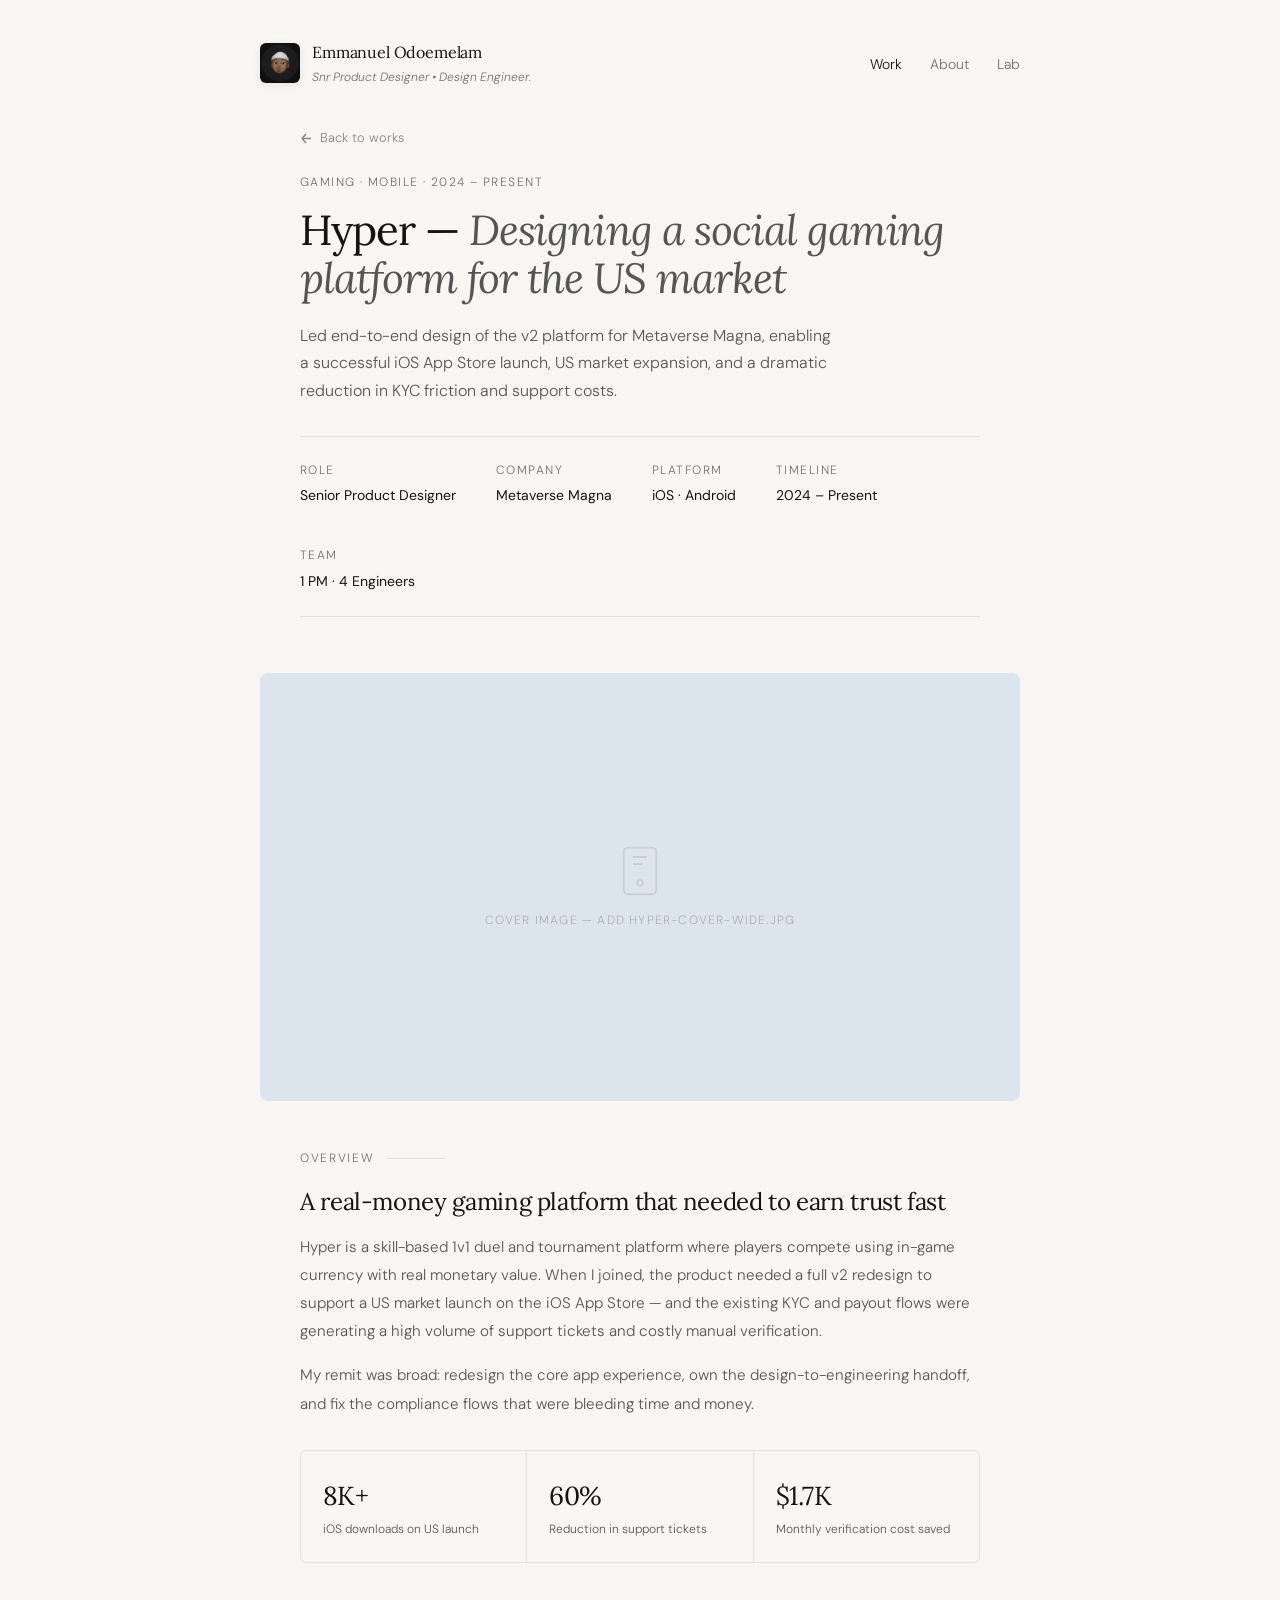
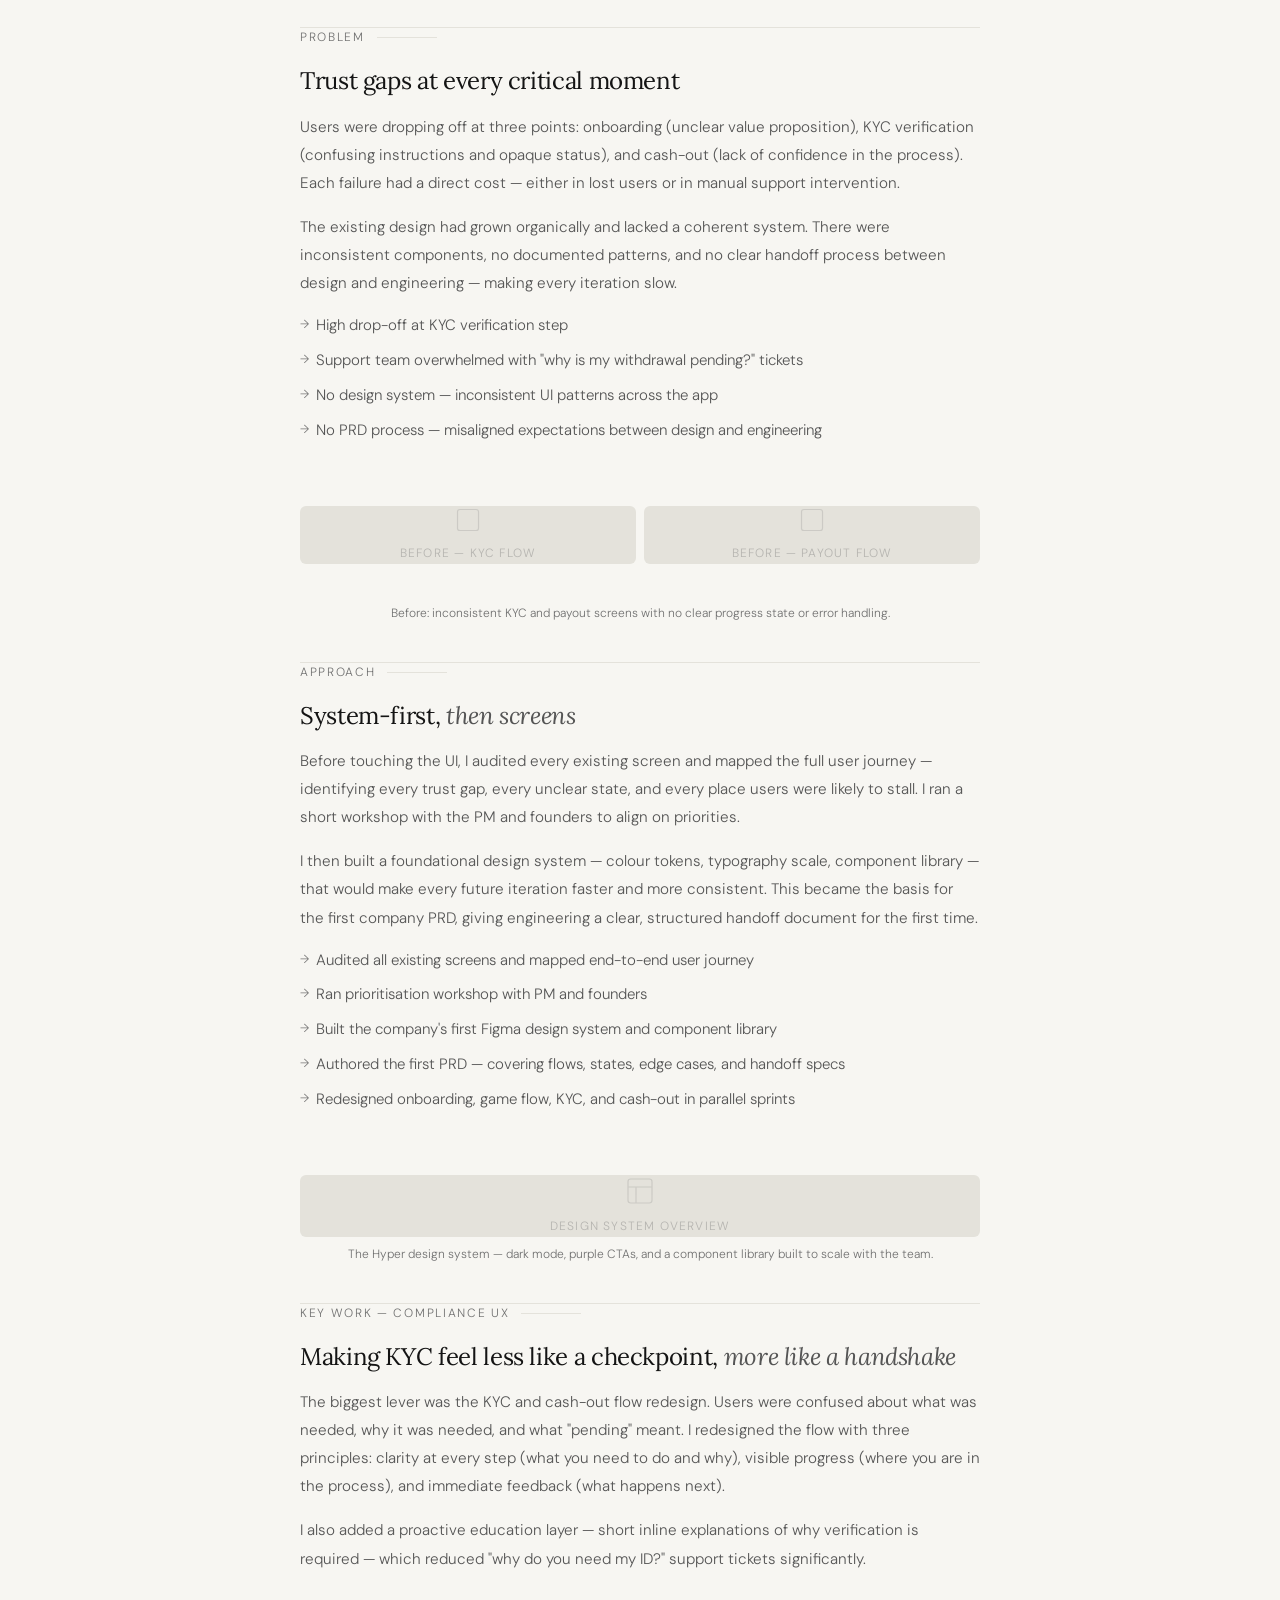
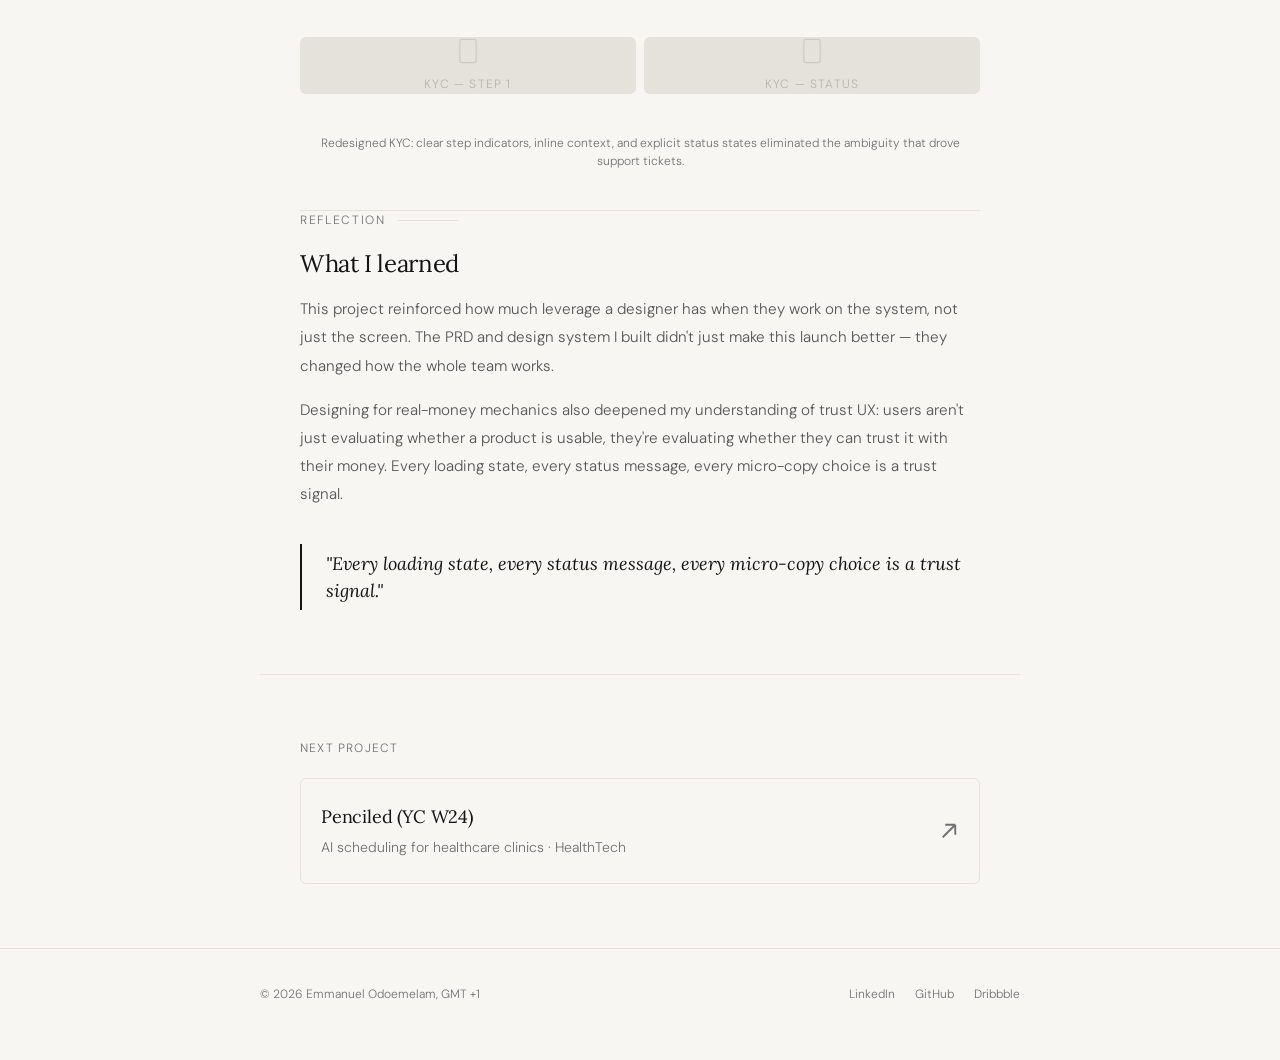
<file: work-regirl.html>
<!doctype html>
<html lang="en">

<head>
  <meta charset="UTF-8" />
  <meta name="viewport" content="width=device-width, initial-scale=1.0" />
  <title>Hyper • Emmanuel Odoemelam</title>
  <link rel="preconnect" href="https://fonts.googleapis.com" />
  <link rel="preconnect" href="https://fonts.gstatic.com" crossorigin />
  <link
    href="https://fonts.googleapis.com/css2?family=Lora:ital,wght@0,400;0,500;1,400;1,500&family=DM+Sans:ital,opsz,wght@0,9..40,300;0,9..40,400;0,9..40,500;1,9..40,300&display=swap"
    rel="stylesheet" />
  <link rel="stylesheet" href="style.css" />
  <script src="script.js"></script>
  <link rel="icon" type="image/jpeg" href="Assets/General/avi.jpg" />
</head>

<body>
  <nav>
    <a href="/" class="nav-brand">
      <img src="Assets/General/avi.jpg" alt="Emmanuel Odoemelam" class="nav-profile-img" />
      <div class="nav-brand-text">
        <span class="nav-name">Emmanuel Odoemelam</span>
        <span class="nav-subtext"></span>
      </div>
    </a>
    <button class="hamburger" aria-label="Menu">
      <span></span>
      <span></span>
      <span></span>
    </button>
    <ul class="nav-links">
      <li><a href="work.html" class="active">Work</a></li>
      <li><a href="about.html">About</a></li>
      <li><a href="lab.html">Lab</a></li>
    </ul>
  </nav>

  <div class="mobile-drawer">
    <div class="drawer-content">
      <div class="drawer-header">
        <h2 class="drawer-title">Menu</h2>
        <button class="drawer-close" aria-label="Close menu">&times;</button>
      </div>
      <ul class="drawer-links">
        <li><a href="/">Home</a></li>
        <li><a href="work.html" class="active">Work</a></li>
        <li><a href="about.html">About</a></li>
        <li><a href="lab.html">Lab</a></li>
      </ul>
      <div class="drawer-footer">
        <p class="drawer-footer-text">
          © 2025 Emmanuel Odoemelam<br />Lagos, Nigeria
        </p>
      </div>
    </div>
  </div>
  <div class="drawer-overlay"></div>

  <!-- Case Hero -->
  <div class="case-hero fade">
    <!-- BACK LINK -->
    <a href="work.html" class="back-link">
      <svg viewBox="0 0 13 13" fill="none" stroke="currentColor" stroke-width="1.5">
        <path d="M11 6.5H2M2 6.5L6 2M2 6.5L6 11" />
      </svg>
      <span>Back to works</span>
    </a>

    <div class="case-eyebrow">Gaming · Mobile · 2024 – Present</div>
    <h1 class="case-title">
      Hyper — <em>Designing a social gaming platform for the US market</em>
    </h1>
    <p class="case-tagline">
      Led end-to-end design of the v2 platform for Metaverse Magna, enabling a
      successful iOS App Store launch, US market expansion, and a dramatic
      reduction in KYC friction and support costs.
    </p>
    <div class="case-meta">
      <div class="meta-item">
        <div class="meta-label">Role</div>
        <div class="meta-value">Senior Product Designer</div>
      </div>
      <div class="meta-item">
        <div class="meta-label">Company</div>
        <div class="meta-value">Metaverse Magna</div>
      </div>
      <div class="meta-item">
        <div class="meta-label">Platform</div>
        <div class="meta-value">iOS · Android</div>
      </div>
      <div class="meta-item">
        <div class="meta-label">Timeline</div>
        <div class="meta-value">2024 – Present</div>
      </div>
      <div class="meta-item">
        <div class="meta-label">Team</div>
        <div class="meta-value">1 PM · 4 Engineers</div>
      </div>
    </div>
  </div>

  <!-- Cover image -->
  <div class="case-cover fade">
    <!-- <img src="hyper-cover-wide.jpg" alt="Hyper app screens" /> -->
    <div class="cover-ph">
      <svg width="56" height="56" viewBox="0 0 24 24" fill="none" stroke="currentColor" stroke-width="0.8">
        <rect x="5" y="2" width="14" height="20" rx="2" />
        <circle cx="12" cy="17" r="1.2" />
        <path d="M9 6h6M9 9h4" />
      </svg>
      <span>Cover image — add hyper-cover-wide.jpg</span>
    </div>
  </div>

  <!-- Body -->
  <div class="case-body">
    <!-- OVERVIEW -->
    <div class="cs-section fade">
      <div class="cs-label">Overview</div>
      <h2 class="cs-heading">
        A real-money gaming platform that needed to earn trust fast
      </h2>
      <div class="cs-text">
        <p>
          Hyper is a skill-based 1v1 duel and tournament platform where
          players compete using in-game currency with real monetary value.
          When I joined, the product needed a full v2 redesign to support a US
          market launch on the iOS App Store — and the existing KYC and payout
          flows were generating a high volume of support tickets and costly
          manual verification.
        </p>
        <p>
          My remit was broad: redesign the core app experience, own the
          design-to-engineering handoff, and fix the compliance flows that
          were bleeding time and money.
        </p>
      </div>

      <div class="cs-outcomes">
        <div class="cs-outcome">
          <div class="cs-out-num">8K+</div>
          <div class="cs-out-label">iOS downloads on US launch</div>
        </div>
        <div class="cs-outcome">
          <div class="cs-out-num">60%</div>
          <div class="cs-out-label">Reduction in support tickets</div>
        </div>
        <div class="cs-outcome">
          <div class="cs-out-num">$1.7K</div>
          <div class="cs-out-label">Monthly verification cost saved</div>
        </div>
      </div>
    </div>

    <hr class="cs-divider" />

    <!-- PROBLEM -->
    <div class="cs-section fade">
      <div class="cs-label">Problem</div>
      <h2 class="cs-heading">Trust gaps at every critical moment</h2>
      <div class="cs-text">
        <p>
          Users were dropping off at three points: onboarding (unclear value
          proposition), KYC verification (confusing instructions and opaque
          status), and cash-out (lack of confidence in the process). Each
          failure had a direct cost — either in lost users or in manual
          support intervention.
        </p>
        <p>
          The existing design had grown organically and lacked a coherent
          system. There were inconsistent components, no documented patterns,
          and no clear handoff process between design and engineering — making
          every iteration slow.
        </p>
      </div>
      <ul class="cs-list">
        <li>High drop-off at KYC verification step</li>
        <li>
          Support team overwhelmed with "why is my withdrawal pending?"
          tickets
        </li>
        <li>No design system — inconsistent UI patterns across the app</li>
        <li>
          No PRD process — misaligned expectations between design and
          engineering
        </li>
      </ul>
    </div>

    <!-- Image pair -->
    <div class="cs-image-pair fade">
      <div class="cs-image">
        <!-- <img src="hyper-before-1.jpg" alt="Before state — KYC flow" /> -->
        <div class="cs-image-ph">
          <svg width="28" height="28" viewBox="0 0 24 24" fill="none" stroke="currentColor" stroke-width="1">
            <rect x="3" y="3" width="18" height="18" rx="2" />
          </svg>
          <span>Before — KYC flow</span>
        </div>
      </div>
      <div class="cs-image">
        <!-- <img src="hyper-before-2.jpg" alt="Before state — payout flow" /> -->
        <div class="cs-image-ph">
          <svg width="28" height="28" viewBox="0 0 24 24" fill="none" stroke="currentColor" stroke-width="1">
            <rect x="3" y="3" width="18" height="18" rx="2" />
          </svg>
          <span>Before — payout flow</span>
        </div>
      </div>
    </div>
    <p class="cs-caption fade">
      Before: inconsistent KYC and payout screens with no clear progress state
      or error handling.
    </p>

    <hr class="cs-divider" />

    <!-- APPROACH -->
    <div class="cs-section fade">
      <div class="cs-label">Approach</div>
      <h2 class="cs-heading">System-first, <em>then screens</em></h2>
      <div class="cs-text">
        <p>
          Before touching the UI, I audited every existing screen and mapped
          the full user journey — identifying every trust gap, every unclear
          state, and every place users were likely to stall. I ran a short
          workshop with the PM and founders to align on priorities.
        </p>
        <p>
          I then built a foundational design system — colour tokens,
          typography scale, component library — that would make every future
          iteration faster and more consistent. This became the basis for the
          first company PRD, giving engineering a clear, structured handoff
          document for the first time.
        </p>
      </div>
      <ul class="cs-list">
        <li>
          Audited all existing screens and mapped end-to-end user journey
        </li>
        <li>Ran prioritisation workshop with PM and founders</li>
        <li>
          Built the company's first Figma design system and component library
        </li>
        <li>
          Authored the first PRD — covering flows, states, edge cases, and
          handoff specs
        </li>
        <li>
          Redesigned onboarding, game flow, KYC, and cash-out in parallel
          sprints
        </li>
      </ul>
    </div>

    <!-- Single image -->
    <div class="cs-image fade">
      <!-- <img src="hyper-design-system.jpg" alt="Hyper design system" /> -->
      <div class="cs-image-ph">
        <svg width="32" height="32" viewBox="0 0 24 24" fill="none" stroke="currentColor" stroke-width="0.9">
          <rect x="3" y="3" width="18" height="18" rx="2" />
          <path d="M3 9h18M9 21V9" />
        </svg>
        <span>Design system overview</span>
      </div>
    </div>
    <p class="cs-caption fade">
      The Hyper design system — dark mode, purple CTAs, and a component
      library built to scale with the team.
    </p>

    <hr class="cs-divider" />

    <!-- KYC -->
    <div class="cs-section fade">
      <div class="cs-label">Key Work — Compliance UX</div>
      <h2 class="cs-heading">
        Making KYC feel less like a checkpoint, <em>more like a handshake</em>
      </h2>
      <div class="cs-text">
        <p>
          The biggest lever was the KYC and cash-out flow redesign. Users were
          confused about what was needed, why it was needed, and what
          "pending" meant. I redesigned the flow with three principles:
          clarity at every step (what you need to do and why), visible
          progress (where you are in the process), and immediate feedback
          (what happens next).
        </p>
        <p>
          I also added a proactive education layer — short inline explanations
          of why verification is required — which reduced "why do you need my
          ID?" support tickets significantly.
        </p>
      </div>
    </div>

    <div class="cs-image-pair fade">
      <div class="cs-image">
        <!-- <img src="hyper-kyc-1.jpg" alt="KYC redesign" /> -->
        <div class="cs-image-ph">
          <svg width="28" height="28" viewBox="0 0 24 24" fill="none" stroke="currentColor" stroke-width="1">
            <rect x="5" y="2" width="14" height="20" rx="2" />
          </svg>
          <span>KYC — step 1</span>
        </div>
      </div>
      <div class="cs-image">
        <!-- <img src="hyper-kyc-2.jpg" alt="KYC status screen" /> -->
        <div class="cs-image-ph">
          <svg width="28" height="28" viewBox="0 0 24 24" fill="none" stroke="currentColor" stroke-width="1">
            <rect x="5" y="2" width="14" height="20" rx="2" />
          </svg>
          <span>KYC — status</span>
        </div>
      </div>
    </div>
    <p class="cs-caption fade">
      Redesigned KYC: clear step indicators, inline context, and explicit
      status states eliminated the ambiguity that drove support tickets.
    </p>

    <hr class="cs-divider" />

    <!-- REFLECTION -->
    <div class="cs-section fade">
      <div class="cs-label">Reflection</div>
      <h2 class="cs-heading">What I learned</h2>
      <div class="cs-text">
        <p>
          This project reinforced how much leverage a designer has when they
          work on the system, not just the screen. The PRD and design system I
          built didn't just make this launch better — they changed how the
          whole team works.
        </p>
        <p>
          Designing for real-money mechanics also deepened my understanding of
          trust UX: users aren't just evaluating whether a product is usable,
          they're evaluating whether they can trust it with their money. Every
          loading state, every status message, every micro-copy choice is a
          trust signal.
        </p>
      </div>

      <div class="cs-quote">
        <p>
          "Every loading state, every status message, every micro-copy choice
          is a trust signal."
        </p>
      </div>
    </div>
  </div>
  <!-- /case-body -->

  <!-- Next project -->
  <div class="next-project fade">
    <div class="next-label">Next project</div>
    <a class="next-card" href="work-penciled.html">
      <div>
        <div class="next-card-title">Penciled (YC W24)</div>
        <div class="next-card-sub">
          AI scheduling for healthcare clinics · HealthTech
        </div>
      </div>
      <svg class="next-arrow" viewBox="0 0 16 16" fill="none" stroke="currentColor" stroke-width="1.5">
        <path d="M3 13L13 3M13 3H5M13 3V11" />
      </svg>
    </a>
  </div>

  <footer>
    <span class="footer-copy">© 2026 Emmanuel Odoemelam, GMT +1</span>
    <div class="footer-links">
      <a href="https://www.linkedin.com/in/emmanuel-odoemelam/" target="_blank">LinkedIn</a>
      <a href="https://github.com/ManuelSnr/" target="_blank">GitHub</a>
      <a href="https://dribbble.com/emmanuel_odoemelam" target="_blank">Dribbble</a>
    </div>
  </footer>
</body>

</html>
</file>
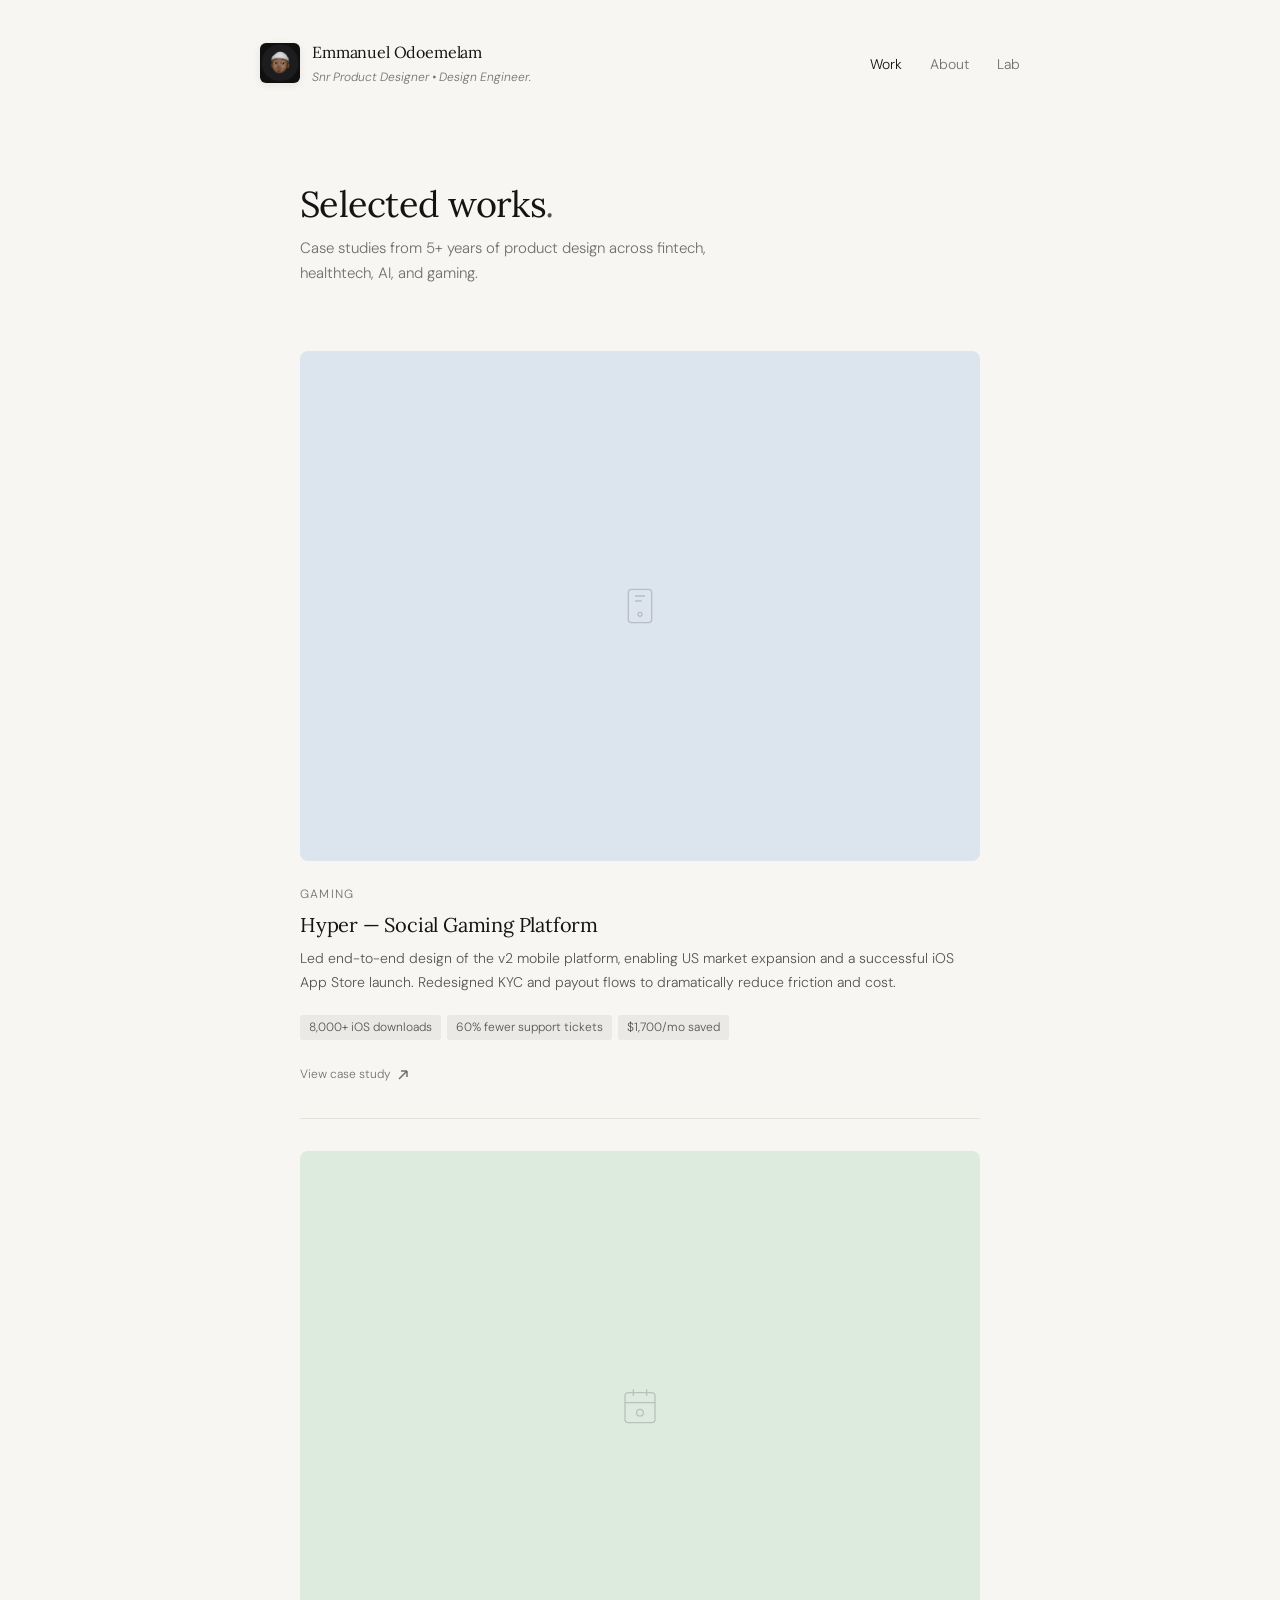
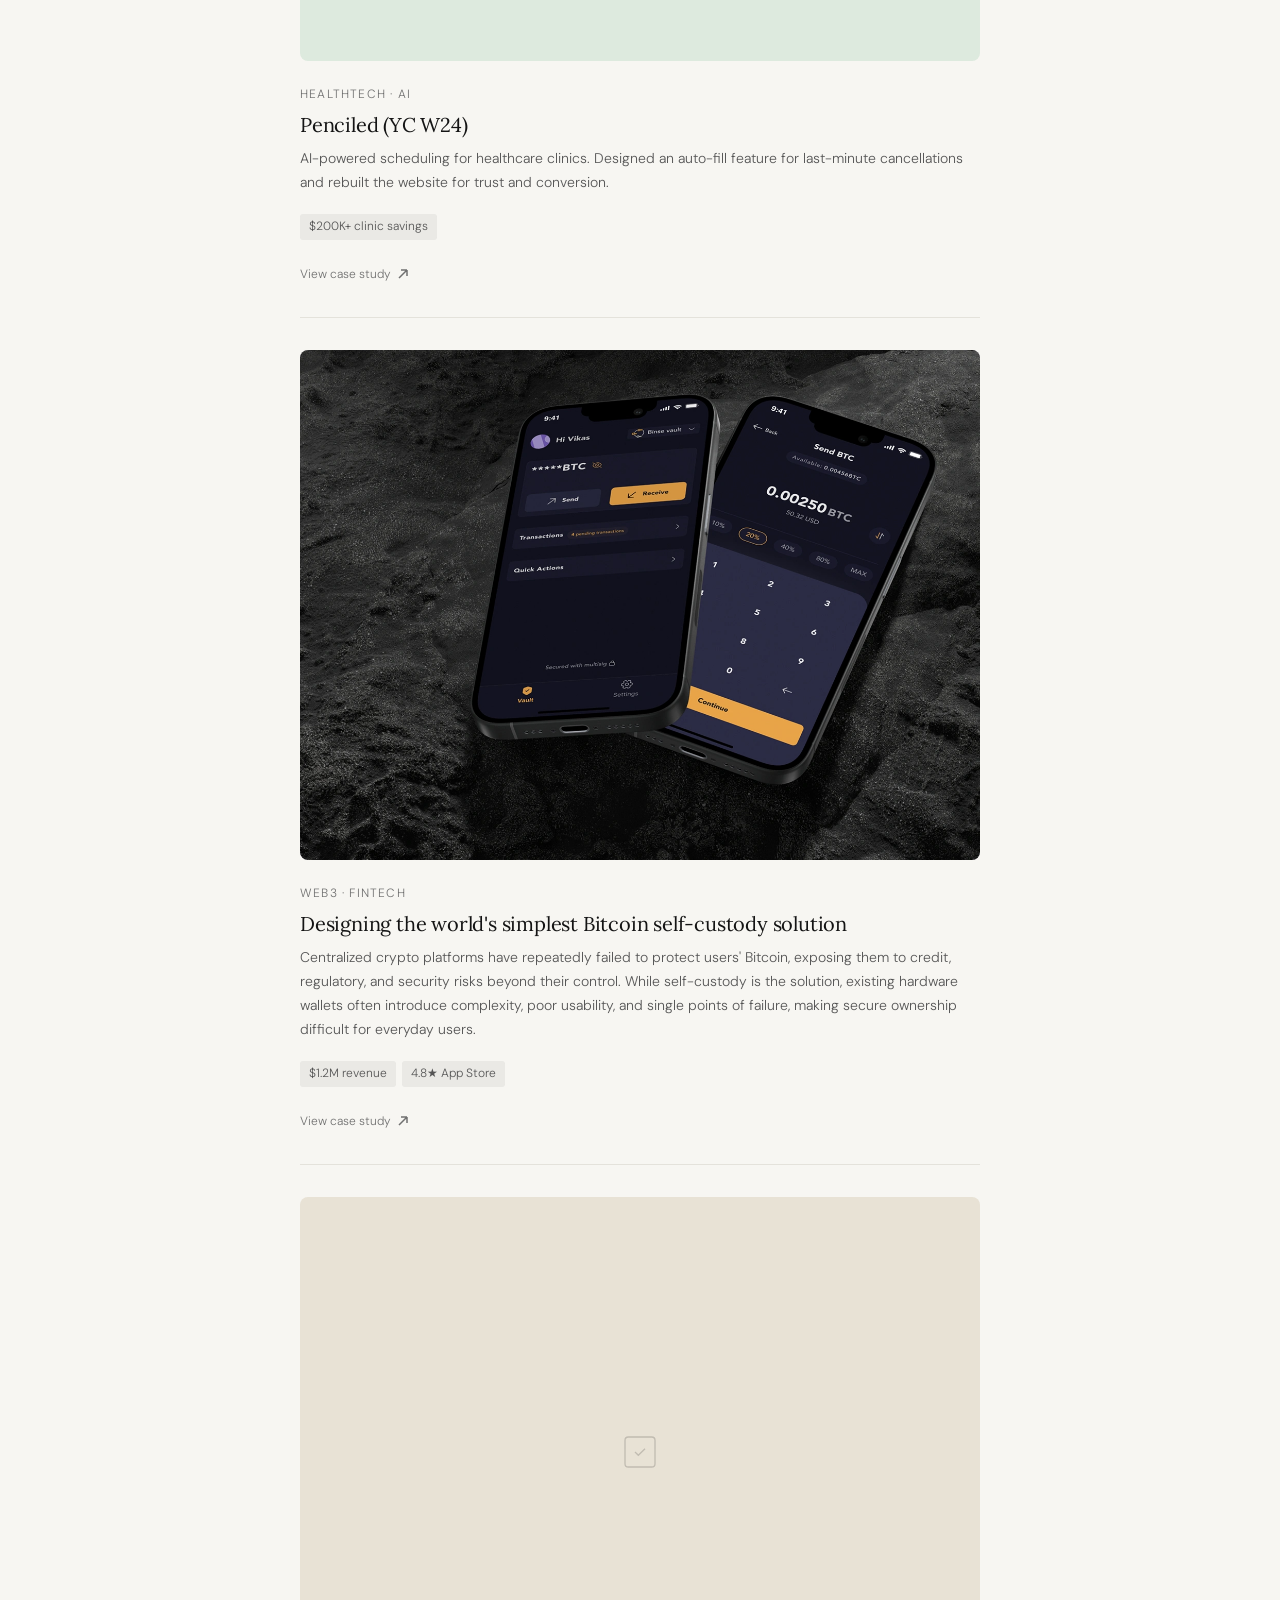
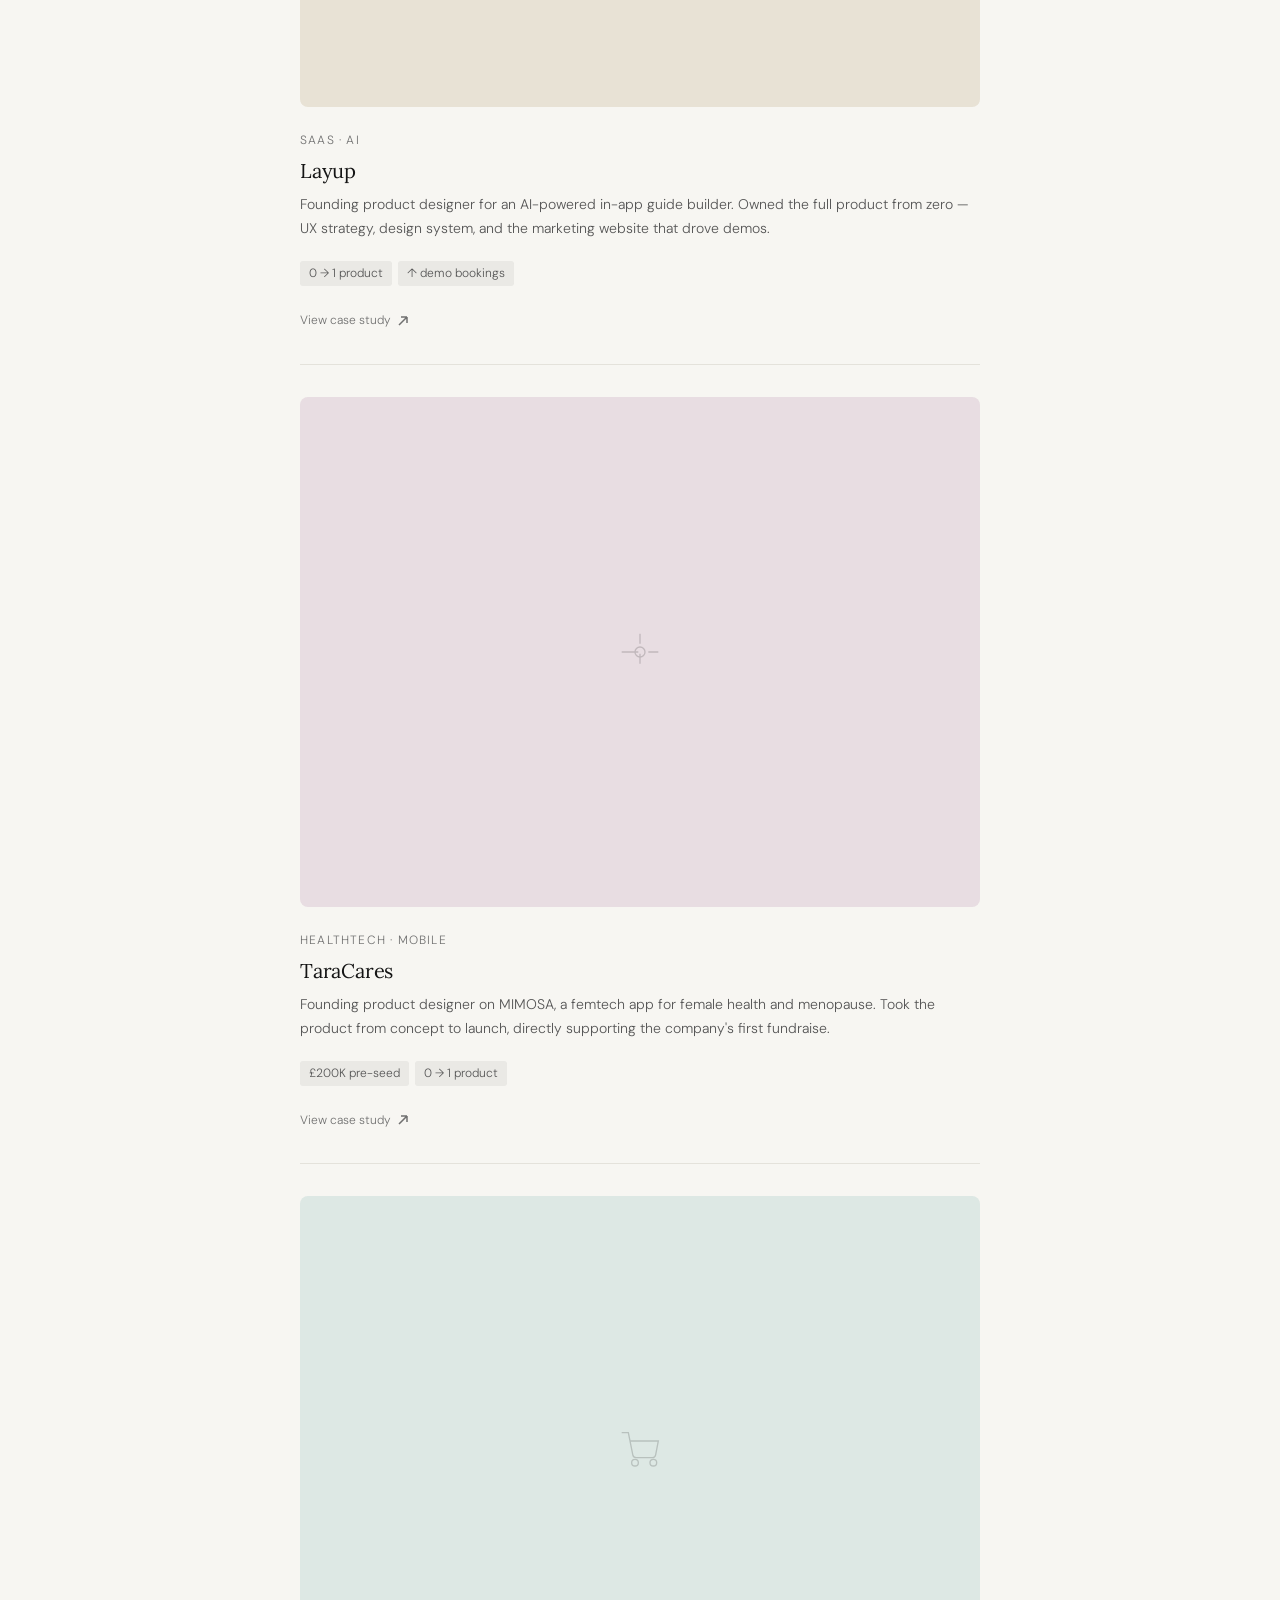
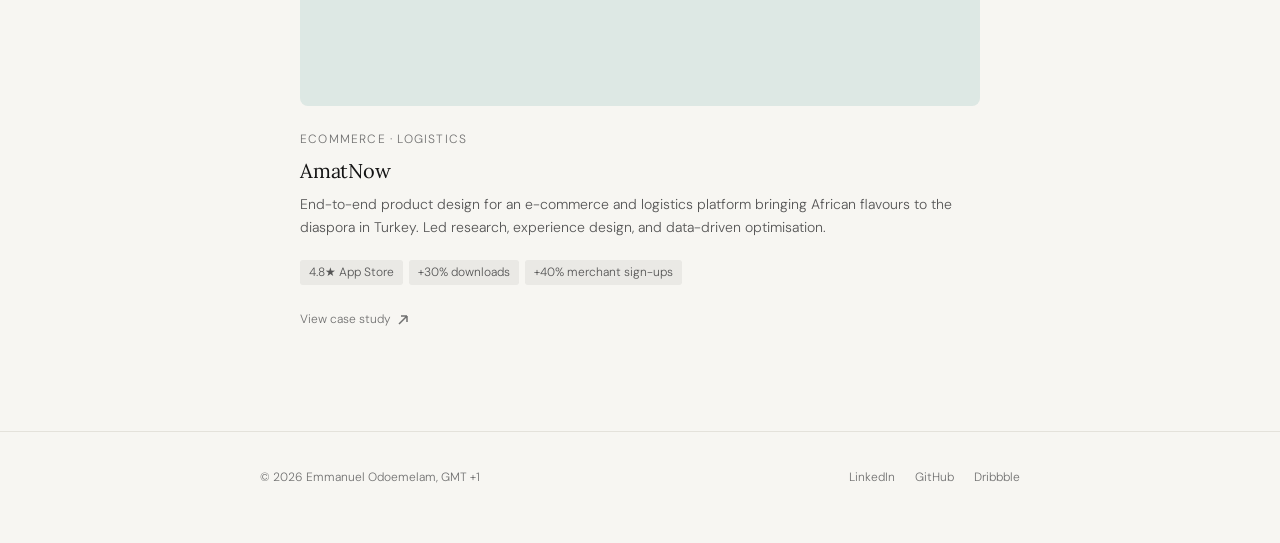
<file: work.html>
<!doctype html>
<html lang="en">

<head>
  <meta charset="UTF-8" />
  <meta name="viewport" content="width=device-width, initial-scale=1.0" />
  <title>Work • Emmanuel Odoemelam</title>
  <link rel="preconnect" href="https://fonts.googleapis.com" />
  <link rel="preconnect" href="https://fonts.gstatic.com" crossorigin />
  <link
    href="https://fonts.googleapis.com/css2?family=Lora:ital,wght@0,400;0,500;1,400;1,500&family=DM+Sans:ital,opsz,wght@0,9..40,300;0,9..40,400;0,9..40,500;1,9..40,300&display=swap"
    rel="stylesheet" />
  <link rel="stylesheet" href="style.css" />
  <script src="script.js"></script>
  <link rel="icon" type="image/jpeg" href="Assets/General/avi.jpg" />
</head>

<body>
  <nav>
    <a href="/" class="nav-brand">
      <img src="Assets/General/avi.jpg" alt="Emmanuel Odoemelam" class="nav-profile-img" />
      <div class="nav-brand-text">
        <span class="nav-name">Emmanuel Odoemelam</span>
        <span class="nav-subtext"></span>
      </div>
    </a>
    <button class="hamburger" aria-label="Menu">
      <span></span>
      <span></span>
      <span></span>
    </button>
    <ul class="nav-links">
      <li><a href="work.html" class="active">Work</a></li>
      <li><a href="about.html">About</a></li>
      <li><a href="lab.html">Lab</a></li>
    </ul>
  </nav>

  <div class="mobile-drawer">
    <div class="drawer-content">
      <div class="drawer-header">
        <h2 class="drawer-title">Menu</h2>
        <button class="drawer-close" aria-label="Close menu">&times;</button>
      </div>
      <ul class="drawer-links">
        <li><a href="/">Home</a></li>
        <li><a href="work.html" class="active">Work</a></li>
        <li><a href="about.html">About</a></li>
        <li><a href="lab.html">Lab</a></li>
      </ul>
      <div class="drawer-footer">
        <p class="drawer-footer-text">
          © 2026 Emmanuel Odoemelam<br />GMT +1
        </p>
      </div>
    </div>
  </div>
  <div class="drawer-overlay"></div>

  <div class="page-header fade">
    <div class="header-left">
      <h1 class="page-heading">Selected works<em>.</em></h1>
      <p class="page-sub">
        Case studies from 5+ years of product design across fintech,
        healthtech, AI, and gaming.
      </p>
    </div>
  </div>

  <div class="projects-wrap">
    <div class="projects-grid home-projects fade">
      <!-- Hyper -->
      <div class="card-wrap" data-tags="gaming">
        <a class="card" href="work-hyper.html">
          <div class="card-cover cp-hyper">
            <div class="cover-placeholder cp-hyper">
              <svg width="40" height="40" viewBox="0 0 24 24" fill="none" stroke="#141414" stroke-width="0.8">
                <rect x="5" y="2" width="14" height="20" rx="2" />
                <circle cx="12" cy="17" r="1.2" />
                <path d="M9 6h6M9 9h4" />
              </svg>
            </div>
          </div>
          <div class="card-eyebrow">Gaming</div>
          <div class="card-title">Hyper — Social Gaming Platform</div>
          <div class="card-desc">
            Led end-to-end design of the v2 mobile platform, enabling US
            market expansion and a successful iOS App Store launch. Redesigned
            KYC and payout flows to dramatically reduce friction and cost.
          </div>
          <div class="card-outcomes">
            <span class="outcome">8,000+ iOS downloads</span>
            <span class="outcome">60% fewer support tickets</span>
            <span class="outcome">$1,700/mo saved</span>
          </div>
          <div class="card-footer"></div>
          <span class="card-cta">
            View case study
            <svg viewBox="0 0 12 12" fill="none" stroke="currentColor" stroke-width="1.5">
              <path d="M2 10L10 2M10 2H4M10 2v6" />
            </svg>
          </span>
        </a>
      </div>

      <div class="cs-divider"></div>

      <!-- Penciled -->
      <div class="card-wrap" data-tags="healthtech saas">
        <a class="card" href="work-penciled.html">
          <div class="card-cover cp-penciled">
            <div class="cover-placeholder cp-penciled">
              <svg width="40" height="40" viewBox="0 0 24 24" fill="none" stroke="#141414" stroke-width="0.8">
                <rect x="3" y="4" width="18" height="18" rx="2" />
                <path d="M16 2v4M8 2v4M3 10h18" />
                <circle cx="12" cy="16" r="2" />
              </svg>
            </div>
          </div>
          <div class="card-eyebrow">HealthTech · AI</div>
          <div class="card-title">Penciled (YC W24)</div>
          <div class="card-desc">
            AI-powered scheduling for healthcare clinics. Designed an
            auto-fill feature for last-minute cancellations and rebuilt the
            website for trust and conversion.
          </div>
          <div class="card-outcomes">
            <span class="outcome">$200K+ clinic savings</span>
          </div>
          <div class="card-footer"></div>
          <span class="card-cta">
            View case study
            <svg viewBox="0 0 12 12" fill="none" stroke="currentColor" stroke-width="1.5">
              <path d="M2 10L10 2M10 2H4M10 2v6" />
            </svg>
          </span>
        </a>
      </div>

      <div class="cs-divider"></div>

      <!-- Theya -->
      <div class="card-wrap" data-tags="fintech">
        <a class="card" href="work-theya.html">
          <div class="card-cover cp-theya">
            <img src="Assets/Projects/Theya/Content/Cover image.webp" alt="Theya (YC)" />
          </div>
          <div class="card-eyebrow">Web3 · Fintech</div>
          <div class="card-title">
            Designing the world's simplest Bitcoin self-custody solution
          </div>
          <div class="card-desc">
            Centralized crypto platforms have repeatedly failed to protect
            users' Bitcoin, exposing them to credit, regulatory, and
            security risks beyond their control. While self-custody is the
            solution, existing hardware wallets often introduce complexity,
            poor usability, and single points of failure, making secure
            ownership difficult for everyday users.
          </div>
          <div class="card-outcomes">
            <span class="outcome">$1.2M revenue</span>
            <span class="outcome">4.8★ App Store</span>
          </div>
          <div class="card-footer"></div>
          <span class="card-cta">
            View case study
            <svg viewBox="0 0 12 12" fill="none" stroke="currentColor" stroke-width="1.5">
              <path d="M2 10L10 2M10 2H4M10 2v6" />
            </svg>
          </span>
        </a>
      </div>

      <div class="cs-divider"></div>

      <!-- Layup -->
      <div class="card-wrap" data-tags="saas">
        <a class="card" href="work-layup.html">
          <div class="card-cover cp-layup">
            <div class="cover-placeholder cp-layup">
              <svg width="40" height="40" viewBox="0 0 24 24" fill="none" stroke="#141414" stroke-width="0.8">
                <rect x="3" y="3" width="18" height="18" rx="2" />
                <path d="M9 12l2 2 4-4" />
              </svg>
            </div>
          </div>
          <div class="card-eyebrow">SaaS · AI</div>
          <div class="card-title">Layup</div>
          <div class="card-desc">
            Founding product designer for an AI-powered in-app guide builder.
            Owned the full product from zero — UX strategy, design system, and
            the marketing website that drove demos.
          </div>
          <div class="card-outcomes">
            <span class="outcome">0 → 1 product</span>
            <span class="outcome">↑ demo bookings</span>
          </div>
          <div class="card-footer"></div>
          <span class="card-cta">
            View case study
            <svg viewBox="0 0 12 12" fill="none" stroke="currentColor" stroke-width="1.5">
              <path d="M2 10L10 2M10 2H4M10 2v6" />
            </svg>
          </span>
        </a>
      </div>

      <div class="cs-divider"></div>

      <!-- TaraCares -->
      <div class="card-wrap" data-tags="healthtech">
        <a class="card" href="work-taracares.html">
          <div class="card-cover cp-taracares">
            <div class="cover-placeholder cp-taracares">
              <svg width="40" height="40" viewBox="0 0 24 24" fill="none" stroke="#141414" stroke-width="0.8">
                <circle cx="12" cy="12" r="3" />
                <path d="M12 1v6m0 6v6m11-7h-6m-6 0H1" />
              </svg>
            </div>
          </div>
          <div class="card-eyebrow">HealthTech · Mobile</div>
          <div class="card-title">TaraCares</div>
          <div class="card-desc">
            Founding product designer on MIMOSA, a femtech app for female
            health and menopause. Took the product from concept to launch,
            directly supporting the company's first fundraise.
          </div>
          <div class="card-outcomes">
            <span class="outcome">£200K pre-seed</span>
            <span class="outcome">0 → 1 product</span>
          </div>
          <div class="card-footer"></div>
          <span class="card-cta">
            View case study
            <svg viewBox="0 0 12 12" fill="none" stroke="currentColor" stroke-width="1.5">
              <path d="M2 10L10 2M10 2H4M10 2v6" />
            </svg>
          </span>
        </a>
      </div>

      <div class="cs-divider"></div>

      <!-- AmatNow -->
      <div class="card-wrap" data-tags="fintech">
        <a class="card" href="work-amatnow.html">
          <div class="card-cover cp-amatnow">
            <div class="cover-placeholder cp-amatnow">
              <svg width="40" height="40" viewBox="0 0 24 24" fill="none" stroke="#141414" stroke-width="0.8">
                <circle cx="9" cy="19" r="2" />
                <circle cx="20" cy="19" r="2" />
                <path d="M1 1h4l2.68 13.39a2 2 0 002 1.61h9.72a2 2 0 001.95-1.57L23 6H6" />
              </svg>
            </div>
          </div>
          <div class="card-eyebrow">eCommerce · Logistics</div>
          <div class="card-title">AmatNow</div>
          <div class="card-desc">
            End-to-end product design for an e-commerce and logistics platform
            bringing African flavours to the diaspora in Turkey. Led research,
            experience design, and data-driven optimisation.
          </div>
          <div class="card-outcomes">
            <span class="outcome">4.8★ App Store</span>
            <span class="outcome">+30% downloads</span>
            <span class="outcome">+40% merchant sign-ups</span>
          </div>
          <div class="card-footer"></div>
          <span class="card-cta">
            View case study
            <svg viewBox="0 0 12 12" fill="none" stroke="currentColor" stroke-width="1.5">
              <path d="M2 10L10 2M10 2H4M10 2v6" />
            </svg>
          </span>
        </a>
      </div>
    </div>
  </div>

  <footer>
    <span class="footer-copy">© 2026 Emmanuel Odoemelam, GMT +1</span>
    <div class="footer-links">
      <a href="https://www.linkedin.com/in/emmanuel-odoemelam/" target="_blank">LinkedIn</a>
      <a href="https://github.com/ManuelSnr/" target="_blank">GitHub</a>
      <a href="https://dribbble.com/emmanuel_odoemelam" target="_blank">Dribbble</a>
    </div>
  </footer>
</body>

</html>
</file>
<file: style.css>
/* ═══════════════════════════════════════════════════════════════
   EMMANUEL ODOEMELAM — HARMONIZED STYLESHEET
   ═══════════════════════════════════════════════════════════════ */

/* ── RESET & BASE ── */
*,
*::before,
*::after {
  box-sizing: border-box;
  margin: 0;
  padding: 0;
}

:root {
  --bg: #f7f6f2;
  --bg-surface: #eceae4;
  --white: #ffffff;
  --ink: #141414;
  --ink-2: #555;
  --ink-3: #707070;
  --metric: #555555;
  --muted: #888884;
  --rule: #e4e2db;
  --border: rgba(17, 17, 16, 0.1);
  --border-mid: rgba(17, 17, 16, 0.15);
  --hover-bg: #f0ede5;
  --check: #3d9e4a;
  --teal: #1a6b56;
  --teal-light: #e8f3f0;
  --serif: "Lora", Georgia, serif;
  --sans: "DM Sans", system-ui, sans-serif;
  --max: 760px;
  --side: 40px;
}

html {
  font-size: 16px;
  scroll-behavior: smooth;
}

body {
  background: var(--bg);
  color: var(--ink);
  font-family: "DM Sans", sans-serif;
  font-weight: 300;
  line-height: 1.6;
  -webkit-font-smoothing: antialiased;
}

a {
  color: inherit;
  text-decoration: none;
}

/* ── NAVIGATION ── */
nav {
  position: sticky;
  top: 0;
  z-index: 1000;
  padding: 40px max(var(--side), calc((100% - var(--max)) / 2));
  width: 100%;
  display: flex;
  align-items: center;
  justify-content: space-between;
  background-color: var(--bg);
  backdrop-filter: blur(8px);
  -webkit-backdrop-filter: blur(8px);
}

.nav-brand {
  display: flex;
  align-items: center;
  gap: 12px;
}

.nav-profile-img {
  width: 40px;
  height: 40px;
  border-radius: 6px;
  object-fit: cover;
  box-shadow: 0 2px 8px rgba(0, 0, 0, 0.08);
}

.nav-brand-text {
  display: flex;
  flex-direction: column;
  gap: 2px;
}

.nav-name {
  font-family: "Lora", serif;
  font-size: 16px;
  font-weight: 400;
  letter-spacing: -0.01em;
}

.nav-subtext {
  font-size: 12px;
  color: var(--ink-3);
  font-style: italic;
  transition: opacity 0.3s;
}

.nav-subtext::before {
  content: "Snr Product Designer • Design Engineer.";
}

.nav-brand:hover .nav-subtext::before {
  content: "Figma x VS Code x Claude";
  font-style: normal;
  animation: decrypt 0.5s steps(20, end);
}

@keyframes decrypt {
  0% {
    content: "█████ █ ██ ████ █ ██████";
  }

  20% {
    content: "F█gm█ x ██ C█de █ Claude";
  }

  40% {
    content: "Figm█ x VS ██de x Cl█ude";
  }

  60% {
    content: "Figma x VS C█de x Claude";
  }

  80% {
    content: "Figma x VS Code x Claude";
  }

  100% {
    content: "Figma x VS Code x Claude";
  }
}

.nav-links {
  display: flex;
  gap: 28px;
  list-style: none;
}

.nav-links a {
  font-size: 14px;
  color: var(--ink-3);
  transition: color 0.15s;
}

.nav-links a:hover,
.nav-links a.active {
  color: var(--ink);
}

/* ── HAMBURGER MENU ── */
.hamburger {
  display: none;
  flex-direction: column;
  gap: 5px;
  background: none;
  border: none;
  cursor: pointer;
  padding: 8px;
  z-index: 1000;
  position: relative;
}

.hamburger span {
  display: block;
  width: 22px;
  height: 2px;
  background: var(--ink);
  transition: all 0.3s cubic-bezier(0.4, 0, 0.2, 1);
  border-radius: 2px;
}

.hamburger:active span {
  background: var(--ink-2);
}

/* ── MOBILE DRAWER ── */
.mobile-drawer {
  position: fixed;
  top: 0;
  right: -100%;
  width: min(85vw, 320px);
  height: 100vh;
  background: var(--bg);
  z-index: 10000;
  transition: right 0.35s cubic-bezier(0.4, 0, 0.2, 1);
  box-shadow: -8px 0 40px rgba(0, 0, 0, 0.12);
  border-left: 1px solid var(--rule);
}

.mobile-drawer.active {
  right: 0;
}

.drawer-content {
  padding: 32px 28px;
  height: 100%;
  display: flex;
  flex-direction: column;
  gap: 8px;
}

.drawer-header {
  display: flex;
  align-items: center;
  justify-content: space-between;
  margin-bottom: 24px;
}

.drawer-close {
  background: none;
  border: none;
  font-size: 32px;
  line-height: 1;
  cursor: pointer;
  color: var(--ink-3);
  padding: 8px 12px;
  margin: -8px -12px -8px 0;
  transition:
    color 0.2s,
    transform 0.2s;
  font-weight: 300;
  border-radius: 8px;
  order: 2;
}

.drawer-close:hover {
  color: var(--ink);
  background: var(--hover-bg);
}

.drawer-close:active {
  transform: scale(0.95);
}

.drawer-title {
  font-family: "Lora", serif;
  font-size: 24px;
  font-weight: 400;
  letter-spacing: -0.01em;
  color: var(--ink);
  padding-left: 12px;
  margin: 0;
  order: 1;
}

.drawer-links {
  list-style: none;
  display: flex;
  flex-direction: column;
  gap: 8px;
  margin-top: 16px;
}

.drawer-links li {
  border-bottom: 1px solid transparent;
  transition: border-color 0.2s;
}

.drawer-links a {
  font-family: "Lora", serif;
  font-size: 22px;
  color: var(--ink);
  font-weight: 400;
  letter-spacing: -0.01em;
  transition: all 0.2s cubic-bezier(0.4, 0, 0.2, 1);
  display: block;
  padding: 16px 12px;
  border-radius: 8px;
  position: relative;
}

.drawer-links a::before {
  content: "";
  position: absolute;
  left: 0;
  top: 50%;
  transform: translateY(-50%);
  width: 3px;
  height: 0;
  background: var(--ink);
  border-radius: 2px;
  transition: height 0.3s cubic-bezier(0.4, 0, 0.2, 1);
}

.drawer-links a:hover {
  background: var(--hover-bg);
  color: var(--ink);
  padding-left: 20px;
}

.drawer-links a:hover::before {
  height: 24px;
}

.drawer-links a.active {
  background: var(--hover-bg);
  color: var(--ink);
  font-weight: 500;
  padding-left: 20px;
}

.drawer-links a.active::before {
  height: 24px;
}

/* Drawer footer */
.drawer-footer {
  margin-top: auto;
  padding-top: 24px;
  border-top: 1px solid var(--rule);
}

.drawer-footer-text {
  font-size: 12px;
  color: var(--ink-3);
  letter-spacing: 0.02em;
  line-height: 1.5;
}

.drawer-overlay {
  position: fixed;
  inset: 0;
  background: rgba(20, 20, 20, 0.4);
  backdrop-filter: blur(2px);
  z-index: 9999;
  opacity: 0;
  pointer-events: none;
  transition: opacity 0.3s ease;
}

.drawer-overlay.active {
  opacity: 1;
  pointer-events: auto;
}

/* ── HERO SECTION (Homepage) ── */
.hero {
  padding: 40px var(--side) 32px;
  max-width: var(--max);
  margin: 0 auto;
  position: relative;
}

.hero-status {
  display: inline-flex;
  align-items: center;
  gap: 7px;
  font-size: 12px;
  color: var(--ink-3);
  margin-bottom: 20px;
  letter-spacing: 0.02em;
}

.status-divider {
  width: 1px;
  height: 12px;
  background: var(--ink-3);
  opacity: 0.4;
  margin: 0 4px;
}

.status-email {
  color: var(--ink-3);
  text-decoration: underline;
  text-underline-offset: 2px;
  transition: color 0.2s ease;
}

.status-email:hover {
  color: var(--ink);
}

.status-dot {
  width: 6px;
  height: 6px;
  border-radius: 50%;
  background: var(--check);
  flex-shrink: 0;
  animation: pulse 2.5s ease infinite;
}

@keyframes pulse {

  0%,
  100% {
    opacity: 1;
  }

  50% {
    opacity: 0.35;
  }
}

.hero-heading {
  font-family: "Lora", serif;
  font-size: clamp(28px, 4vw, 38px);
  font-weight: 400;
  line-height: 1.3;
  letter-spacing: -0.02em;
  color: var(--ink);
  max-width: 580px;
  position: relative;
  z-index: 10000;
}

.hero-heading em {
  font-style: italic;
  color: var(--ink-2);
  display: inline-block;
  margin-top: 8px;
}

.hero-body {
  margin-top: 24px;
  font-size: 16px;
  line-height: 1.8;
  color: var(--ink-2);
  max-width: 620px;
  position: relative;
  z-index: 10;
}

.hero-body a:not(.company-pill) {
  text-decoration: underline;
  text-underline-offset: 4px;
  text-decoration-thickness: 0.5px;
  text-decoration-color: rgba(20, 20, 20, 0.294);
  transition: text-decoration-color 0.2s;
}

/* Page Transition Overlay */
.page-transition-overlay {
  position: fixed;
  bottom: 0;
  left: 0;
  width: 100vw;
  height: 100vh;
  background: #050505;
  z-index: 99999;
  transform: scaleY(0);
  transform-origin: bottom;
  transition: transform 1s cubic-bezier(0.16, 1, 0.3, 1);
  pointer-events: none;
}

.page-transition-overlay.active {
  transform: scaleY(1);
}

.page-transition-text {
  position: absolute;
  top: 50%;
  left: 50%;
  transform: translate(-50%, -50%);
  color: #fff;
  font-family: 'Anton SC', sans-serif;
  font-size: 32px;
  font-weight: 400;
  letter-spacing: 2px;
  opacity: 0;
  transition: opacity 0.4s ease;
  text-align: center;
  white-space: nowrap;
}

.page-transition-text.visible {
  opacity: 1;
}

.hero-body a:not(.company-pill):hover {
  text-decoration-color: var(--ink);
}

/* ── COMPANY PILL CONTAINER & GHOST ── */
.company-pill-container {
  display: inline-block;
  position: relative;
  vertical-align: middle;
  margin: 2px 2px;
}

.company-pill-ghost {
  display: inline-flex;
  align-items: center;
  gap: 6px;
  padding: 2px 10px 2px 4px;
  border-radius: 14px;
  /* Changed from 999px to prevent transition bubbling */
  border: 1px solid transparent;
  visibility: hidden;
  white-space: nowrap;
  height: 28px;
  box-sizing: border-box;
}

/* ── COMPANY PILL BADGES ── */
.company-pill {
  position: absolute;
  top: 0;
  right: auto;
  bottom: auto;
  left: 0;
  display: flex;
  flex-wrap: wrap;
  /* Keep detail text on second line to prevent horizontal teleporting */
  align-items: center;
  align-content: flex-start;
  /* Keep first line anchored to top */
  gap: 6px;
  padding: 2px 10px 2px 4px;
  border-radius: 14px;
  /* Changed from 999px to prevent transition bubbling */
  border: 1px solid var(--rule);
  background: var(--bg-surface);
  text-decoration: none !important;
  color: var(--ink) !important;
  font-size: inherit;
  font-weight: 400;
  line-height: 1;
  cursor: pointer;
  transition: all 0.3s cubic-bezier(0.4, 0, 0.2, 1);
  overflow: hidden;
  z-index: 10;
  white-space: nowrap;
  width: var(--collapsed-width, calc(100% + 2px));
  /* Dynamic px fallback prevents snapping */
  max-width: var(--collapsed-width, calc(100% + 2px));
  height: 28px;
  box-sizing: border-box;
}

.company-pill:hover {
  box-shadow: 0 2px 8px rgba(0, 0, 0, 0.06);
}

.company-pill.expanded {
  top: 0;
  right: auto;
  bottom: auto;
  left: var(--expand-x, 0px);
  border-radius: 14px;
  padding: 12px 16px;
  width: var(--expanded-width, 280px);
  /* Pure px variable for flawless interpolation */
  max-width: var(--expanded-width, 280px);
  height: auto;
  z-index: 100;
}

/* Shimmer */
.company-pill::after {
  content: "";
  position: absolute;
  inset: 0;
  border-radius: inherit;
  background: linear-gradient(120deg,
      transparent 30%,
      rgba(255, 255, 255, 0.45) 50%,
      transparent 70%);
  background-size: 200% 100%;
  animation: pill-shimmer 3.5s ease-in-out infinite;
  pointer-events: none;
}

.company-pill.expanded::after {
  animation: none;
  background: none;
}

@keyframes pill-shimmer {
  0% {
    background-position: 200% 0;
  }

  100% {
    background-position: -200% 0;
  }
}

.company-pill-logo {
  width: 22px;
  height: 22px;
  border-radius: 50%;
  object-fit: cover;
  flex-shrink: 0;
  border: 1px solid var(--rule);
}

.company-pill-name {
  font-size: 14px;
  letter-spacing: -0.01em;
  color: var(--ink);
  flex-shrink: 0;
}

.company-pill.expanded .company-pill-name {
  font-weight: 500;
}

/* Detail content expands inside the absolute pill */
.company-pill-detail {
  /* Permanently in flow to track padding changes smoothly */
  visibility: hidden;
  width: var(--detail-width, 248px);
  /* Pure px variable */
  flex-shrink: 0;
  /* Prevents squishing when parent width snaps */
  max-height: 0;
  opacity: 0;
  transition: max-height 0.35s cubic-bezier(0.4, 0, 0.2, 1),
    opacity 0.2s ease,
    margin 0.3s ease,
    visibility 0.35s;
  margin-top: 0;

  display: flex;
  flex-direction: column;
}

.company-pill.expanded .company-pill-detail {
  visibility: visible;
  max-height: 200px;
  opacity: 1;
  margin-top: 8px;
}

.pill-detail-body {
  display: block;
  font-size: 13.5px;
  line-height: 1.55;
  color: var(--ink-2);
  font-weight: 300;
  margin-bottom: 0;
  white-space: normal;
}

.pill-social-links {
  display: flex;
  gap: 12px;
  margin-top: 12px;
  margin-bottom: 4px;
  pointer-events: none;
  /* Disable clicks while collapsed */
}

.company-pill.expanded .pill-social-links {
  pointer-events: auto;
}

.pill-social-link {
  display: inline-flex;
  align-items: center;
  justify-content: center;
}

.pill-social-icon {
  width: 18px;
  height: 18px;
  opacity: 0.4;
  transition: opacity 0.2s ease;
}

.pill-social-link:hover .pill-social-icon {
  opacity: 1;
}

.hero-links {
  margin-top: 36px;
  display: flex;
  gap: 12px;
  align-items: center;
  flex-wrap: wrap;
  position: relative;
  z-index: 1;
}

/* ── PAGE HEADER (Work, Lab pages) ── */
.page-header {
  padding: 56px var(--side) 64px;
  max-width: var(--max);
  margin: 0 auto;
  display: flex;
  align-items: flex-end;
  justify-content: space-between;
  gap: 40px;
}

.page-heading {
  font-family: "Lora", serif;
  font-size: clamp(28px, 4vw, 36px);
  font-weight: 400;
  letter-spacing: -0.02em;
  line-height: 1.2;
  margin-bottom: 10px;
}

.page-heading em {
  font-style: italic;
  color: var(--ink-2);
}

.page-sub {
  font-size: 15px;
  color: var(--ink-3);
  line-height: 1.7;
  max-width: 440px;
}

.project-count {
  font-size: 12px;
  color: var(--ink-3);
  white-space: nowrap;
  flex-shrink: 0;
  padding-bottom: 2px;
}

/* ── SHARED SECTIONS ── */
.section {
  padding: 40px var(--side) 20px;
  max-width: var(--max);
  margin: 0 auto;
}

.section-label {
  font-size: 12px;
  letter-spacing: 0.1em;
  text-transform: uppercase;
  color: var(--ink-3);
  margin-bottom: 40px;
}

.section-header {
  display: flex;
  align-items: center;
  justify-content: space-between;
  margin-bottom: 40px;
}

.section-header .section-label {
  margin-bottom: 0;
}

.see-all-link {
  font-size: 14px;
  color: var(--ink-2);
  text-decoration: none;
  border: 1px solid var(--rule);
  padding: 8px 16px;
  border-radius: 4px;
  transition: all 0.2s;
  display: inline-flex;
  align-items: center;
  gap: 4px;
}

.see-all-link:hover {
  background: var(--hover-bg);
  border-color: var(--ink-4);
}

.see-all-link sup {
  font-size: 12px;
  color: var(--ink-3);
  margin-left: 2px;
}

.mobile-only {
  display: inline-flex;
  margin-top: 40px;
}

/* ── WORK/EXPERIENCE LIST ── */
.work-list,
.exp-list {
  display: flex;
  flex-direction: column;
}

.work-item,
.exp-item {
  display: grid;
  grid-template-columns: 1fr auto;
  gap: 16px;
  align-items: start;
  padding: 24px 0;
  border-bottom: 1px solid var(--rule);
  transition: background 0.15s;
}

.work-item:first-child,
.exp-item:first-child {
  border-top: 1px solid var(--rule);
}

.work-role,
.exp-role {
  font-size: 12px;
  color: var(--ink-3);
  margin-bottom: 4px;
}

.work-company,
.exp-company {
  font-family: "Lora", serif;
  font-size: 18px;
  font-weight: 400;
  letter-spacing: -0.01em;
  color: var(--ink);
  margin-bottom: 6px;
}

.exp-company {
  font-size: 17px;
}

/* Experience header with logo and title group */
.exp-header {
  display: flex;
  align-items: center;
  gap: 12px;
  margin-bottom: 6px;
  justify-content: center;
}

.exp-logo {
  flex-shrink: 0;
}

.exp-title-group {
  flex: 1;
}

.exp-logo img {
  width: 48px;
  height: 48px;
  border-radius: 8px;
  object-fit: cover;
}

.work-desc,
.exp-desc {
  font-size: 14px;
  color: var(--ink-2);
  line-height: 1.65;
  max-width: 460px;
}

.exp-desc a {
  text-decoration: underline !important;
  text-underline-offset: 2px;
  text-decoration-color: var(--ink-2);
}

.work-meta,
.exp-meta {
  text-align: right;
  flex-shrink: 0;
}

.work-year,
.exp-year {
  font-size: 12px;
  color: var(--ink-3);
  display: block;
  margin-bottom: 8px;
}

.work-tag,
.exp-tag {
  font-size: 12px;
  color: var(--ink-3);
  border: 1px solid var(--rule);
  padding: 3px 9px;
  border-radius: 20px;
  white-space: nowrap;
}

.exp-highlight {
  display: inline-block;
  margin-top: 10px;
  font-size: 12px;
  color: var(--metric);
  background: var(--rule);
  padding: 2px 8px;
  border-radius: 3px;
}

/* ── IMPACT/OUTCOMES GRID ── */
.impact-grid {
  display: grid;
  grid-template-columns: 1fr 1fr;
  gap: 1px;
  background: var(--rule);
  border: 1px solid var(--rule);
  border-radius: 6px;
  overflow: hidden;
}

.impact-cell {
  background: var(--bg);
  padding: 32px 28px;
}

.impact-num {
  font-family: "Lora", serif;
  font-size: 30px;
  font-weight: 400;
  letter-spacing: -0.02em;
  color: var(--ink);
  margin-bottom: 6px;
}

.impact-label {
  font-size: 14px;
  color: var(--ink-2);
  line-height: 1.5;
}

/* ── ABOUT TEXT ── */
.about-text,
.intro-body {
  font-size: 16px;
  line-height: 1.85;
  color: var(--ink-2);
}

.intro-body {
  font-size: 15px;
}

.intro-body a:not(.company-pill) {
  text-decoration: underline;
  text-underline-offset: 4px;
  text-decoration-thickness: 0.5px;
  text-decoration-color: rgba(20, 20, 20, 0.294);
  transition: text-decoration-color 0.2s;
}

.intro-body a:not(.company-pill):hover {
  text-decoration-color: var(--ink);
}

.about-text p+p,
.intro-body p+p {
  margin-top: 20px;
}

.intro-body p+p {
  margin-top: 16px;
}

.about-text strong,
.intro-body strong {
  color: var(--ink);
  font-weight: 400;
}

/* ── SNAPSHOT CARD ── */
.snapshot-card {
  display: grid;
  grid-template-columns: 1fr;
  gap: 1px;
  background: var(--rule);
  border: 1px solid var(--rule);
  border-radius: 6px;
  overflow: hidden;
  margin-top: 40px;
  margin-bottom: 40px;
}

.snapshot-title {
  background: var(--bg);
  padding: 24px 28px 20px;
  font-family: "Lora", serif;
  font-size: 18px;
  font-weight: 400;
  color: var(--ink);
  margin: 0;
}

.snapshot-header {
  background: var(--bg);
  padding: 24px 28px 20px;
  display: flex;
  justify-content: space-between;
  align-items: center;
}

.snapshot-title {
  padding: 0;
  background: transparent;
}

.snapshot-expand {
  font-size: 14px;
  font-family: "DM Sans", sans-serif;
  font-weight: 400;
  padding: 10px 20px;
  border-radius: 4px;
  transition: all 0.15s;
  display: inline-block;
  background: var(--ink);
  color: var(--bg);
  border: none;
  box-shadow: none;
}

.snapshot-expand:hover {
  opacity: 0.82;
  color: var(--bg);
  background: var(--ink);
  border: none;
}

.snapshot-grid {
  background: var(--bg);
  display: grid;
  grid-template-columns: 1fr 1fr;
  gap: 1px;
  background: var(--rule);
}

.snapshot-item {
  background: var(--bg);
  padding: 24px 28px;
  display: flex;
  flex-direction: column;
  gap: 6px;
}

.snapshot-label {
  font-size: 12px;
  font-weight: 500;
  letter-spacing: 0.8px;
  text-transform: uppercase;
  color: var(--ink-3);
  line-height: 1;
}

.snapshot-value {
  font-size: 15px;
  line-height: 1.5;
  color: var(--ink-2);
  font-weight: 400;
}

@media (max-width: 768px) {
  .snapshot-card {
    margin-top: 32px;
    margin-bottom: 32px;
  }

  .snapshot-header {
    padding: 20px 24px 16px;
  }

  .snapshot-title {
    font-size: 16px;
  }

  .snapshot-expand {
    font-size: 12px;
    padding: 5px 10px;
  }

  .snapshot-grid {
    grid-template-columns: 1fr;
  }

  .snapshot-item {
    padding: 20px 24px;
  }
}

/* ── CAPABILITIES GRID ── */
/* ── VALUE CARDS ── */
.value-grid {
  display: grid;
  grid-template-columns: repeat(3, 1fr);
  gap: 12px;
}

.value-card {
  background: var(--bg);
  border: 1px solid var(--rule);
  border-radius: 8px;
  padding: 32px 24px;
  transition:
    border-color 0.2s,
    background 0.2s;
}

.value-card:hover {
  border-color: #bbb;
  background: var(--hover-bg);
}

.value-title {
  font-size: 16px;
  font-weight: 500;
  color: var(--ink);
  margin-bottom: 12px;
  line-height: 1.3;
  background: linear-gradient(to right,
      rgba(255, 237, 120, 0.5) 0%,
      rgba(255, 237, 120, 0.5) 100%);
  background-size: 100% 60%;
  background-position: 0 75%;
  background-repeat: no-repeat;
  display: block;
  padding: 0 2px;
  box-decoration-break: clone;
  -webkit-box-decoration-break: clone;
  width: fit-content;
}

/* Color variations for each card */
.value-card:nth-child(1) .value-title {
  background: linear-gradient(to right,
      rgba(255, 237, 120, 0.5) 0%,
      rgba(255, 237, 120, 0.5) 100%);
}

.value-card:nth-child(2) .value-title {
  background: linear-gradient(to right,
      rgba(144, 238, 144, 0.4) 0%,
      rgba(144, 238, 144, 0.4) 100%);
}

.value-card:nth-child(3) .value-title {
  background: linear-gradient(to right,
      rgba(255, 182, 193, 0.4) 0%,
      rgba(255, 182, 193, 0.4) 100%);
}

.value-card:nth-child(4) .value-title {
  background: linear-gradient(to right,
      rgba(173, 216, 230, 0.4) 0%,
      rgba(173, 216, 230, 0.4) 100%);
}

.value-card:nth-child(5) .value-title {
  background: linear-gradient(to right,
      rgba(221, 160, 221, 0.4) 0%,
      rgba(221, 160, 221, 0.4) 100%);
}

.value-card:nth-child(6) .value-title {
  background: linear-gradient(to right,
      rgba(255, 218, 185, 0.4) 0%,
      rgba(255, 218, 185, 0.4) 100%);
}

.value-desc {
  font-size: 14px;
  color: var(--ink-3);
  line-height: 1.6;
}

/* ── TESTIMONIALS ── */
#testimonials {
  width: 100%;
  max-width: var(--max);
}

.testimonial-header {
  margin-bottom: 32px;
}

.testimonial-slider {
  position: relative;
  overflow: hidden;
  margin-bottom: 16px;
  width: 100%;
}

.testimonial-track {
  display: flex;
  transition: transform 0.6s cubic-bezier(0.4, 0, 0.2, 1);
  width: 100%;
}

.testimonial-card {
  min-width: 100%;
  width: 100%;
  flex-shrink: 0;
  background: var(--bg);
  border: 1px solid var(--rule);
  border-radius: 8px;
  padding: 32px;
  display: flex;
  flex-direction: column;
  gap: 24px;
  opacity: 0.4;
  transition: opacity 0.6s cubic-bezier(0.4, 0, 0.2, 1);
  box-sizing: border-box;
}

.testimonial-content {
  flex: 1;
}

.testimonial-author {
  margin-top: auto;
}

.testimonial-card.active {
  opacity: 1;
}

.testimonial-content {
  font-family: "Lora", serif;
  font-size: 18px;
  line-height: 1.6;
  color: var(--ink);
  font-style: italic;
  word-wrap: break-word;
  overflow-wrap: break-word;
  white-space: normal;
  max-width: 100%;
}

.testimonial-author {
  display: flex;
  align-items: center;
  gap: 12px;
}

.author-avatar {
  width: 48px;
  height: 48px;
  border-radius: 50%;
  object-fit: cover;
  border: 1px solid var(--rule);
  flex-shrink: 0;
}

.author-info {
  display: flex;
  flex-direction: column;
  gap: 2px;
}

.author-name {
  font-size: 15px;
  font-weight: 400;
  color: var(--ink);
}

.author-role {
  font-size: 14px;
  color: var(--ink-3);
}

.testimonial-controls {
  display: flex;
  align-items: center;
  justify-content: space-between;
}

.testimonial-dots {
  display: flex;
  gap: 6px;
  align-items: center;
}

.testimonial-dot {
  width: 6px;
  height: 6px;
  border-radius: 50%;
  background: var(--rule);
  cursor: pointer;
  transition: all 0.3s ease;
  border: none;
  padding: 0;
}

.testimonial-dot.active {
  background: var(--ink);
  width: 20px;
  border-radius: 3px;
}

.testimonial-dot:hover {
  background: var(--ink-2);
}

.testimonial-nav {
  display: flex;
  gap: 6px;
  align-items: center;
}

.testimonial-arrow {
  width: 32px;
  height: 32px;
  border: 1px solid var(--rule);
  background: var(--bg);
  border-radius: 50%;
  display: flex;
  align-items: center;
  justify-content: center;
  cursor: pointer;
  transition: all 0.2s ease;
  color: var(--ink-2);
  padding: 0;
}

.testimonial-arrow svg {
  width: 16px;
  height: 16px;
}

.testimonial-arrow:hover {
  background: var(--hover-bg);
  border-color: var(--ink-2);
  color: var(--ink);
}

.testimonial-arrow:disabled {
  opacity: 0.3;
  cursor: not-allowed;
  pointer-events: none;
}

/* ── CONTACT / AVAILABILITY ── */
.avail-text {
  font-family: "Lora", serif;
  font-size: 22px;
  font-weight: 400;
  letter-spacing: -0.02em;
  line-height: 1.45;
  color: var(--ink);
  max-width: 480px;
  margin-bottom: 28px;
}

.avail-text em {
  font-style: italic;
  color: var(--ink-2);
}

.avail-actions {
  display: flex;
  gap: 12px;
  flex-wrap: wrap;
}

/* ── BUTTONS ── */
.btn {
  font-size: 14px;
  font-family: "DM Sans", sans-serif;
  font-weight: 400;
  padding: 10px 20px;
  border-radius: 4px;
  transition: all 0.15s;
  display: inline-block;
}

.btn-dark {
  background: var(--ink);
  color: var(--bg);
}

.btn-dark:hover {
  opacity: 0.82;
}

.btn-outline {
  border: 1px solid var(--rule);
  color: var(--ink-2);
}

.btn-outline:hover {
  background: var(--hover-bg);
  color: var(--ink);
}

/* ── INTRO SECTION (About page) ── */
.intro {
  padding: 72px var(--side) 80px;
  max-width: var(--max);
  margin: 0 auto;
  display: grid;
  grid-template-columns: 180px 1fr;
  gap: 52px;
  align-items: start;
}

.intro-left {
  display: flex;
  flex-direction: column;
  gap: 16px;
}

.intro-photo {
  width: 180px;
  aspect-ratio: 4/5;
  border-radius: 4px;
  overflow: hidden;
  background: var(--rule);
  flex-shrink: 0;
}

.intro-photo img {
  width: 100%;
  height: 100%;
  object-fit: cover;
  display: block;
  filter: grayscale(15%);
}

.photo-placeholder {
  width: 100%;
  height: 100%;
  display: flex;
  flex-direction: column;
  align-items: center;
  justify-content: center;
  gap: 10px;
  color: var(--ink-3);
}

.photo-placeholder svg {
  opacity: 0.35;
}

.photo-placeholder span {
  font-size: 12px;
  letter-spacing: 0.08em;
  text-transform: uppercase;
  opacity: 0.5;
}

.intro-label {
  font-size: 12px;
  letter-spacing: 0.1em;
  text-transform: uppercase;
  color: var(--ink-3);
  margin-bottom: 20px;
}

.intro-heading {
  font-family: "Lora", serif;
  font-size: clamp(24px, 3.5vw, 32px);
  font-weight: 400;
  line-height: 1.3;
  letter-spacing: -0.02em;
  margin-bottom: 20px;
}

.intro-heading em {
  font-style: italic;
  color: var(--ink-2);
}

.intro-links {
  margin-top: 28px;
  display: flex;
  gap: 18px;
  align-items: center;
}

.intro-links a {
  font-size: 14px;
  color: var(--ink-3);
  border-bottom: 1px solid transparent;
  padding-bottom: 1px;
  transition:
    color 0.15s,
    border-color 0.15s;
}

.intro-links a:hover {
  color: var(--ink);
  border-color: var(--ink);
}

/* ── WRITINGS LIST ── */
.writing-list {
  display: flex;
  flex-direction: column;
}

.writing-item {
  display: grid;
  grid-template-columns: 1fr auto;
  gap: 16px;
  padding: 20px 0;
  border-bottom: 1px solid var(--rule);
  align-items: center;
  transition: background 0.15s;
  cursor: pointer;
}

.writing-item:first-child {
  border-top: 1px solid var(--rule);
}

.writing-title {
  font-family: "Lora", serif;
  font-size: 16px;
  font-weight: 400;
  margin-bottom: 4px;
  letter-spacing: -0.01em;
}

.writing-meta-left {
  font-size: 12px;
  color: var(--ink-3);
}

.writing-arrow {
  font-size: 16px;
  color: var(--ink-3);
  opacity: 0;
  transition:
    transform 0.15s,
    color 0.15s,
    opacity 0.15s;
}

.writing-arrow svg {
  width: 16px;
  height: 16px;
  stroke: var(--ink-3);
  transition:
    transform 0.15s,
    stroke 0.15s;
}

.writing-item:hover .writing-arrow {
  opacity: 1;
  transform: translate(3px, -3px);
  color: var(--ink);
}

.writing-item:hover .writing-arrow svg {
  stroke: var(--ink-3);
}

/* ── VISION BOARD (About page checklist) ── */
.vision-header {
  display: flex;
  justify-content: space-between;
  align-items: center;
  margin-bottom: 0;
}

.vision-header .section-label {
  margin-bottom: 0;
}

.vision-nav {
  display: flex;
  gap: 8px;
}

.vision-prev,
.vision-next {
  width: 32px;
  height: 32px;
  border: 1px solid var(--rule);
  background: var(--bg);
  border-radius: 50%;
  display: flex;
  align-items: center;
  justify-content: center;
  cursor: pointer;
  transition: all 0.2s ease;
  color: var(--ink-2);
  padding: 0;
}

.vision-prev svg,
.vision-next svg {
  width: 16px;
  height: 16px;
}

.vision-prev:hover,
.vision-next:hover {
  background: var(--hover-bg);
  border-color: var(--ink-2);
  color: var(--ink);
}

.vision-prev:disabled,
.vision-next:disabled {
  opacity: 0.3;
  cursor: not-allowed;
  pointer-events: none;
}

.vision-intro {
  font-size: 15px;
  color: var(--ink-2);
  line-height: 1.7;
  margin-bottom: 36px;
  margin-top: 16px;
  max-width: 500px;
}

.vision-carousel-wrap {
  position: relative;
  overflow: hidden;
}

.vision-list {
  display: grid;
  grid-template-columns: repeat(4, 300px);
  grid-template-rows: repeat(3, 1fr);
  grid-auto-flow: column;
  gap: 16px 24px;
  transition: transform 0.5s cubic-bezier(0.4, 0, 0.2, 1);
  will-change: transform;
  overflow: visible;
}

.vision-item {
  display: flex;
  align-items: flex-start;
  gap: 14px;
  padding: 20px;
  border: 1px solid var(--rule);
  border-radius: 8px;
  background: var(--bg);
  transition: all 0.2s ease;
  flex-shrink: 0;
  width: 300px;
  min-height: 100px;
}

.vision-item:hover {
  border-color: var(--ink-2);
  box-shadow: 0 4px 16px rgba(0, 0, 0, 0.04);
}

.vision-check {
  width: 20px;
  height: 20px;
  border-radius: 4px;
  border: 1.5px solid var(--rule);
  flex-shrink: 0;
  margin-top: 1px;
  display: flex;
  align-items: center;
  justify-content: center;
  transition:
    border-color 0.15s,
    background 0.15s;
  cursor: pointer;
  position: relative;
}

.vision-check.done {
  background: var(--check);
  border-color: var(--check);
}

.vision-check.done::after {
  content: "";
  position: absolute;
  left: 50%;
  top: 50%;
  width: 5px;
  height: 10px;
  border-right: 2px solid white;
  border-bottom: 2px solid white;
  transform: translate(-50%, -60%) rotate(45deg);
  pointer-events: none;
}

.vision-text {
  display: flex;
  flex-direction: column;
  gap: 2px;
}

.vision-label {
  font-size: 15px;
  color: var(--ink);
  margin-bottom: 2px;
  transition:
    color 0.2s,
    text-decoration 0.2s;
}

.vision-detail {
  font-size: 12px;
  color: var(--ink-3);
  line-height: 1.6;
  font-style: italic;
  transition:
    color 0.2s,
    text-decoration 0.2s;
}

/* Checked state: strike out and greyed for label, only grey for detail */
.vision-check.done~.vision-text .vision-label {
  color: #b3b3b3;
  text-decoration: line-through;
  opacity: 0.7;
}

.vision-check.done~.vision-text .vision-detail {
  color: #b3b3b3;
  opacity: 0.7;
  text-decoration: none;
}

/* ── FILTER BAR (Work page) ── */
.filter-bar {
  padding: 0 var(--side) 40px;
  max-width: var(--max);
  margin: 0 auto;
  display: flex;
  gap: 8px;
  flex-wrap: wrap;
}

.filter-btn {
  font-size: 12px;
  font-family: "DM Sans", sans-serif;
  font-weight: 300;
  color: var(--ink-3);
  background: none;
  border: 1px solid var(--rule);
  padding: 5px 14px;
  border-radius: 20px;
  cursor: pointer;
  transition: all 0.15s;
  letter-spacing: 0.01em;
}

.filter-btn:hover {
  color: var(--ink);
  border-color: #bbb;
}

.filter-btn.active {
  background: var(--ink);
  color: var(--bg);
}

/* ── SHOWREEL ── */
.reel-container {
  max-width: 100%;
  margin: 0 auto;
}

.reel-video-wrap {
  position: relative;
  width: 100%;
  height: 400px;
  border-radius: 12px;
  overflow: hidden;
  background: var(--rule);
  cursor: pointer;
}

.reel-thumbnail,
.reel-video {
  position: absolute;
  top: 0;
  left: 0;
  width: 100%;
  height: 100%;
  object-fit: cover;
}

.reel-thumbnail {
  z-index: 2;
  transition: opacity 0.3s ease;
}

.reel-thumbnail.hidden {
  opacity: 0;
  pointer-events: none;
}

.reel-video {
  z-index: 1;
}

.reel-play-btn {
  position: absolute;
  top: 50%;
  left: 50%;
  transform: translate(-50%, -50%);
  z-index: 3;
  background: rgba(255, 255, 255, 0.9);
  border: none;
  border-radius: 50%;
  width: 64px;
  height: 64px;
  display: none;
  align-items: center;
  justify-content: center;
  cursor: pointer;
  transition: all 0.2s ease;
  color: var(--ink);
}

.reel-play-btn:hover {
  background: rgba(255, 255, 255, 1);
  transform: translate(-50%, -50%) scale(1.05);
}

.reel-play-btn.hidden {
  opacity: 0;
  pointer-events: none;
}

.reel-play-btn svg {
  margin-left: 2px;
  /* Optical alignment */
}

/* ── PROJECT CARDS (Work page) ── */
.projects-wrap {
  padding: 0 var(--side) 100px;
  max-width: var(--max);
  margin: 0 auto;
}

.project-featured {
  padding: 48px 0 0;
  display: block;
}

.project-featured .card {
  display: grid;
  grid-template-columns: 1fr 1fr;
  gap: 40px;
  align-items: center;
}

.projects-grid {
  display: grid;
  grid-template-columns: 1fr 1fr;
  gap: 1px;
  background: var(--rule);
  margin-top: 1px;
}

/* Homepage projects - 1 per row */
.home-projects {
  grid-template-columns: 1fr;
  gap: 0;
  background: transparent;
  margin-top: 0;
}

.home-projects .card-wrap:last-child {
  border-bottom: none;
}

/* Remove hover background on homepage work cards */
.home-projects .card:hover {
  background: var(--bg);
}

.work-cta {
  margin-top: 40px;
  text-align: center;
}

.card {
  background: var(--bg);
  display: block;
  transition: background 0.18s;
  text-decoration: none;
  color: inherit;
}

.card:hover {
  background: var(--hover-bg);
}

.projects-grid .card {
  padding: 0;
}

.projects-grid .card.full {
  grid-column: span 2;
}

.card-cover {
  width: 100%;
  aspect-ratio: 4/3;
  border-radius: 8px;
  overflow: hidden;
  background: var(--rule);
  margin-bottom: 24px;
  position: relative;
  flex-shrink: 0;
}

.card-cover img {
  width: 100%;
  height: 100%;
  object-fit: cover;
  display: block;
  transition: transform 0.45s ease;
  filter: grayscale(8%);
}

.card:hover .card-cover img {
  transform: scale(1.03);
}

.cover-placeholder {
  width: 100%;
  height: 100%;
  display: flex;
  align-items: center;
  justify-content: center;
}

.cover-placeholder svg {
  opacity: 0.18;
}

.cp-hyper {
  background: #dce4ee;
}

.cp-penciled {
  background: #ddeade;
}

.cp-layup {
  background: #e8e2d5;
}

.cp-theya {
  background: #e2dde8;
}

.cp-taracares {
  background: #e8dde2;
}

.cp-amatnow {
  background: #dde8e4;
}

.project-featured .card-cover {
  aspect-ratio: 4/3;
  margin-bottom: 0;
  border-radius: 6px;
}

.card-eyebrow {
  font-size: 12px;
  letter-spacing: 0.1em;
  text-transform: uppercase;
  color: var(--ink-3);
  margin-bottom: 8px;
}

.card-title {
  font-family: "Lora", serif;
  font-size: 20px;
  font-weight: 400;
  letter-spacing: -0.01em;
  color: var(--ink);
  margin-bottom: 10px;
  line-height: 1.25;
}

.project-featured .card-title {
  font-size: clamp(22px, 3vw, 28px);
}

.card-desc {
  font-size: 14px;
  color: var(--ink-2);
  line-height: 1.7;
  margin-bottom: 20px;
}

.card-footer {
  display: flex;
  align-items: center;
  justify-content: space-between;
  gap: 12px;
}

.card-tags {
  display: flex;
  gap: 6px;
  flex-wrap: wrap;
}

.card-tag {
  font-size: 12px;
  color: var(--ink-3);
  border: 1px solid var(--rule);
  padding: 2px 8px;
  border-radius: 20px;
}

.card-year {
  font-size: 12px;
  color: var(--ink-3);
  white-space: nowrap;
}

.card-outcomes {
  display: flex;
  flex-wrap: wrap;
  gap: 6px;
  margin-bottom: 20px;
}

.outcome {
  font-size: 12px;
  background: rgba(20, 20, 20, 0.06);
  color: var(--ink-2);
  padding: 3px 9px;
  border-radius: 3px;
}

.card-cta {
  display: inline-flex;
  align-items: center;
  gap: 6px;
  font-size: 12px;
  color: var(--ink-3);
  transition: color 0.15s;
  text-decoration: none;
  margin-top: auto;
}

.card-cta:hover {
  color: var(--ink);
}

.card-cta svg {
  width: 12px;
  height: 12px;
  flex-shrink: 0;
  transition: transform 0.15s;
}

.card-cta:hover svg {
  transform: translate(2px, -2px);
}

.status-tag {
  position: absolute;
  top: 12px;
  right: 12px;
  font-size: 9px;
  letter-spacing: 0.1em;
  text-transform: uppercase;
  padding: 4px 8px;
  border-radius: 12px;
  font-weight: 400;
}

.status-live {
  background: rgba(61, 158, 74, 0.1);
  color: #2d5a36;
  border: 1px solid rgba(61, 158, 74, 0.15);
}

.status-wip {
  background: rgba(255, 159, 28, 0.1);
  color: #8b5a00;
  border: 1px solid rgba(255, 159, 28, 0.15);
}

.status-archived {
  background: rgba(153, 153, 153, 0.1);
  color: var(--ink-3);
  border: 1px solid var(--rule);
}

/* ── TAB BAR ── */
.tab-bar {
  max-width: var(--max);
  margin: 32px auto -2px;
  padding: 0 var(--side);
  display: flex;
  gap: 0;
}

.sticky-tab-wrapper .sticky-header {
  position: sticky;
  top: 120px;
  z-index: 990;
  background-color: var(--bg);
  padding-top: 32px;
  padding-bottom: 16px;
}

.sticky-tab-wrapper .tab-bar {
  margin-top: 0;
}

@media (max-width: 640px) {
  .sticky-tab-wrapper .sticky-header {
    top: 88px;
  }
}

/* Tab bar border for lab page only */
.page-header~.tab-bar {
  border-bottom: 1px solid var(--rule);
}

.tab-btn {
  position: relative;
  display: inline-flex;
  align-items: center;
  gap: 6px;
  font-size: 14px;
  font-family: "DM Sans", sans-serif;
  font-weight: 300;
  color: var(--ink-3);
  background: none;
  border: none;
  cursor: pointer;
  padding: 8px 4px 16px;
  margin-right: 28px;
  border-bottom: 1.5px solid transparent;
  margin-bottom: 1px;
  transition:
    color 0.15s,
    border-color 0.15s;
  letter-spacing: 0;
}

.tab-btn:hover {
  color: var(--ink);
}

.tab-btn.active {
  color: var(--ink);
  border-bottom-color: var(--ink);
}

.tab-count {
  font-size: 9px;
  font-weight: 400;
  color: var(--ink-3);
  background: var(--rule);
  border-radius: 20px;
  padding: 1px 6px;
  line-height: 1.6;
  position: relative;
  top: -4px;
  letter-spacing: 0.02em;
  transition:
    background 0.15s,
    color 0.15s;
}

.tab-btn.active .tab-count {
  background: var(--ink);
  color: var(--bg);
}

.tab-panel {
  display: none;
  padding: 0;
  max-width: 800px;
  margin: 0 auto;
}

#panel-visual {
  max-width: 1200px;
}

#panel-visual .section {
  max-width: 100%;
}

.tab-panel.active {
  display: block;
}

/* Remove any top borders from sections in homepage tab panels */
.tab-panel .section {
  border-top: none;
}

/* Lab page specific: add spacing for tab panels */
.page-header~.tab-bar~.tab-panel {
  padding: 56px var(--side) 80px;
  max-width: var(--max);
}

/* ── VISUAL DESIGN GRID (Lab page) ── */
.visual-grid {
  display: grid;
  grid-template-columns: repeat(3, 1fr);
  gap: 4px;
}

.visual-item {
  border-radius: 6px;
  overflow: hidden;
  background: var(--rule);
  position: relative;
  cursor: pointer;
  width: 100%;
  aspect-ratio: 4 / 3;
  height: auto;
}



.visual-media {
  display: block;
  width: 100%;
  height: 100%;
  object-fit: cover;
  transition: transform 0.4s ease;
}

.visual-item video {
  display: block;
  width: 100%;
  height: 100%;
  object-fit: cover;
  border-radius: 6px;
}

.visual-placeholder {
  width: 100%;
  display: flex;
  flex-direction: column;
  align-items: center;
  justify-content: center;
  gap: 8px;
  color: var(--ink-3);
  background: var(--rule);
}

.visual-placeholder svg {
  opacity: 0.3;
}

.visual-placeholder span {
  font-size: 12px;
  letter-spacing: 0.1em;
  text-transform: uppercase;
  opacity: 0.5;
}

.visual-placeholder.tall {
  aspect-ratio: 9/16;
}

.visual-placeholder.wide {
  aspect-ratio: 16/9;
}

.visual-placeholder.sq {
  aspect-ratio: 1;
}



/* ── PRODUCTS GRID (Lab page) ── */
.products-grid {
  display: grid;
  grid-template-columns: 1fr 1fr;
  gap: 16px;
}

.product-card {
  position: relative;
  border-radius: 8px;
  overflow: hidden;
  aspect-ratio: 3/2;
  display: block;
  text-decoration: none;
  transition:
    transform 0.2s,
    box-shadow 0.2s;
}

.product-card:hover {
  transform: translateY(-1px);
  box-shadow: 0 8px 24px rgba(105, 105, 105, 0.054);
}

.product-bg {
  width: 100%;
  height: 100%;
  object-fit: cover;
  display: block;
}

.product-tag {
  position: absolute;
  bottom: 12px;
  left: 12px;
  background: rgba(255, 255, 255, 0.148);
  backdrop-filter: blur(12px);
  padding: 6px 12px;
  border-radius: 4px;
  font-size: 12px;
  font-weight: 500;
  letter-spacing: 0.02em;
  color: var(--white);
  text-transform: uppercase;
}

.hero-placeholder {
  width: 100%;
  height: 100%;
  display: flex;
  align-items: center;
  justify-content: center;
  flex-direction: column;
  gap: 8px;
  color: var(--ink-3);
}

.hero-placeholder svg {
  opacity: 0.25;
}

.hero-placeholder span {
  font-size: 12px;
  letter-spacing: 0.1em;
  text-transform: uppercase;
  opacity: 0.4;
}

.product-card:nth-child(1) .product-hero {
  background: #e8e4dc;
}

.product-card:nth-child(2) .product-hero {
  background: #dde5e0;
}

.product-card:nth-child(3) .product-hero {
  background: #e5dde8;
}

.product-card:nth-child(4) .product-hero {
  background: #e8e3d8;
}

.product-body {
  padding: 20px 20px 22px;
  display: flex;
  flex-direction: column;
  flex: 1;
}

.product-eyebrow {
  font-size: 12px;
  letter-spacing: 0.12em;
  text-transform: uppercase;
  color: var(--ink-3);
  margin-bottom: 8px;
}

.product-title {
  font-family: "Lora", serif;
  font-size: 17px;
  font-weight: 400;
  letter-spacing: -0.01em;
  margin-bottom: 8px;
  color: var(--ink);
}

.product-desc {
  font-size: 14px;
  color: var(--ink-2);
  line-height: 1.65;
  margin-bottom: 16px;
  flex: 1;
}

.product-cta {
  display: inline-flex;
  align-items: center;
  gap: 6px;
  font-size: 12px;
  color: var(--ink-3);
  transition: color 0.15s;
  text-decoration: none;
  margin-top: auto;
}

.product-cta:hover {
  color: var(--ink);
}

.product-cta svg {
  width: 12px;
  height: 12px;
  flex-shrink: 0;
  transition: transform 0.15s;
}

.product-cta:hover svg {
  transform: translate(2px, -2px);
}

.product-name {
  font-family: "Lora", serif;
  font-size: 17px;
  font-weight: 400;
  letter-spacing: -0.01em;
  margin-bottom: 8px;
  color: var(--ink);
}

.product-status {
  font-size: 12px;
  color: var(--ink-3);
  background: var(--rule);
  padding: 3px 10px;
  border-radius: 20px;
  align-self: flex-start;
}

/* ── CASE STUDY (Work Details page) ── */
.back-link {
  display: inline-flex;
  align-items: center;
  gap: 7px;
  font-size: 12px;
  color: var(--ink-3);
  margin-bottom: 24px;
  transition: color 0.15s;
}

.back-link:hover {
  color: var(--ink);
}

.back-link svg {
  width: 13px;
  height: 13px;
}

.case-hero {
  padding: 0 var(--side) 0;
  max-width: var(--max);
  margin: 0 auto 56px;
}

.case-eyebrow {
  font-size: 12px;
  letter-spacing: 0.12em;
  text-transform: uppercase;
  color: var(--ink-3);
  margin-bottom: 14px;
}

.case-title {
  font-family: "Lora", serif;
  font-size: clamp(28px, 5vw, 42px);
  font-weight: 400;
  letter-spacing: -0.025em;
  line-height: 1.15;
  margin-bottom: 20px;
}

.case-title em {
  font-style: italic;
  color: var(--ink-2);
}

.case-tagline {
  font-size: 16px;
  color: var(--ink-2);
  line-height: 1.7;
  max-width: 540px;
  margin-bottom: 32px;
}

.case-meta {
  display: flex;
  gap: 40px;
  padding: 24px 0;
  border-top: 1px solid var(--rule);
  border-bottom: 1px solid var(--rule);
  flex-wrap: wrap;
}

.meta-label {
  font-size: 12px;
  letter-spacing: 0.12em;
  text-transform: uppercase;
  color: var(--ink-3);
  margin-bottom: 4px;
}

.meta-value {
  font-size: 14px;
  color: var(--ink);
  font-weight: 400;
}

.case-cover {
  margin: 48px var(--side);
  max-width: var(--max);
  margin-left: auto;
  margin-right: auto;
  border-radius: 8px;
  overflow: hidden;
  background: #dce4ee;
  aspect-ratio: 16/9;
  position: relative;
}

.case-cover img {
  width: 100%;
  height: 100%;
  object-fit: cover;
  display: block;
}

.cover-ph {
  width: 100%;
  height: 100%;
  display: flex;
  align-items: center;
  justify-content: center;
  flex-direction: column;
  gap: 12px;
  color: var(--ink-3);
}

.cover-ph svg {
  opacity: 0.18;
}

.cover-ph span {
  font-size: 12px;
  letter-spacing: 0.1em;
  text-transform: uppercase;
  opacity: 0.45;
}

.case-body {
  padding: 0 var(--side);
  max-width: var(--max);
  margin: 0 auto;
}

.cs-section {
  margin-bottom: 64px;
}

.cs-section:first-child {
  margin-top: 0;
}

.cs-label {
  font-size: 12px;
  letter-spacing: 0.14em;
  text-transform: uppercase;
  color: var(--ink-3);
  margin-bottom: 18px;
  display: flex;
  align-items: center;
  gap: 12px;
}

.cs-label::after {
  content: "";
  flex: 1;
  height: 1px;
  background: var(--rule);
  max-width: 60px;
}

.cs-heading {
  font-family: "Lora", serif;
  font-size: clamp(20px, 3vw, 24px);
  font-weight: 400;
  letter-spacing: -0.015em;
  line-height: 1.3;
  margin-bottom: 16px;
}

.cs-heading em {
  font-style: italic;
  color: var(--ink-2);
}

.cs-text {
  font-size: 16px;
  line-height: 1.85;
  color: var(--ink-2);
}

.cs-text p+p {
  margin-top: 16px;
}

.cs-text strong {
  color: var(--ink);
  font-weight: 400;
}

.cs-outcomes {
  display: grid;
  grid-template-columns: repeat(3, 1fr);
  gap: 1px;
  background: var(--rule);
  border: 1px solid var(--rule);
  border-radius: 6px;
  overflow: hidden;
  margin-top: 32px;
}

.cs-outcome {
  background: var(--bg);
  padding: 24px 22px;
}

.cs-out-num {
  font-family: "Lora", serif;
  font-size: 26px;
  font-weight: 400;
  letter-spacing: -0.02em;
  margin-bottom: 4px;
}

.cs-out-label {
  font-size: 12px;
  color: var(--ink-2);
  line-height: 1.5;
}

.cs-image {
  margin: 40px 0;
  border-radius: 6px;
  overflow: hidden;
  background: var(--rule);
  position: relative;
  margin-bottom: 8px;
}

.cs-image img {
  width: 100%;
  height: auto;
  object-fit: contain;
  display: block;
}

.cs-image-ph {
  width: 100%;
  height: 100%;
  display: flex;
  align-items: center;
  justify-content: center;
  flex-direction: column;
  gap: 10px;
  color: var(--ink-3);
}

.cs-image-ph svg {
  opacity: 0.2;
}

.cs-image-ph span {
  font-size: 12px;
  letter-spacing: 0.1em;
  text-transform: uppercase;
  opacity: 0.4;
}

.cs-image-pair {
  display: grid;
  grid-template-columns: 1fr 1fr;
  gap: 8px;
  margin: 40px 0;
}

.cs-image-pair .cs-image {
  margin: 0;
}

.cs-caption {
  font-size: 12px;
  color: var(--ink-3);
  margin-top: 0;
  margin-bottom: 40px;
  line-height: 1.5;
  text-align: center;
}

.cs-quote {
  border-left: 2px solid var(--ink);
  padding: 6px 0 6px 24px;
  margin: 36px 0;
}

.cs-quote p {
  font-family: "Lora", serif;
  font-style: italic;
  font-size: 18px;
  line-height: 1.5;
  color: var(--ink);
  font-weight: 400;
}

.cs-quote cite {
  font-size: 12px;
  color: var(--ink-3);
  margin-top: 8px;
  display: block;
  font-style: normal;
}

.cs-list {
  list-style: none;
  margin-top: 16px;
  display: flex;
  flex-direction: column;
  gap: 10px;
}

.cs-list li {
  font-size: 15px;
  color: var(--ink-2);
  padding-left: 16px;
  position: relative;
  line-height: 1.65;
}

.cs-list li::before {
  content: "→";
  position: absolute;
  left: 0;
  color: var(--ink-3);
  font-size: 12px;
  top: 2px;
}

.cs-divider {
  border: none;
  height: 1px;
  background: var(--rule);
  margin: 32px auto 0;
  max-width: calc(var(--max) - (2 * var(--side)));
}

/* Hide divider after hero section on desktop */
.hero+.cs-divider {
  display: none;
}

/* Remove margin from divider after tab-bar on homepage */
.tab-bar+.cs-divider {
  margin-top: 0;
}

/* Spacing for dividers before sections */
.cs-divider+.section {
  padding-top: 20px;
}

/* Dividers within projects grid on homepage */
.home-projects .cs-divider {
  margin: 32px 0;
  max-width: 100%;
}

.cs-next {
  display: flex;
  align-items: center;
  justify-content: space-between;
  gap: 20px;
  padding: 32px 0 80px;
}

.cs-next-label {
  font-size: 12px;
  letter-spacing: 0.1em;
  text-transform: uppercase;
  color: var(--ink-3);
}

.cs-next-title {
  font-family: "Lora", serif;
  font-size: 20px;
  font-weight: 400;
  letter-spacing: -0.01em;
  color: var(--ink);
  transition: color 0.15s;
}

.cs-next a:hover .cs-next-title {
  color: var(--ink-2);
}

.cs-next-arrow {
  font-size: 20px;
  color: var(--ink-3);
  transition:
    transform 0.2s,
    color 0.15s;
}

.cs-next a:hover .cs-next-arrow {
  transform: translateX(6px);
  color: var(--ink);
}

/* ── NEXT PROJECT ── */
.next-project {
  padding: 64px var(--side);
  max-width: var(--max);
  margin: 0 auto;
  border-top: 1px solid var(--rule);
}

.next-label {
  font-size: 12px;
  letter-spacing: 0.1em;
  text-transform: uppercase;
  color: var(--ink-3);
  margin-bottom: 20px;
}

.next-card {
  display: flex;
  align-items: center;
  justify-content: space-between;
  gap: 24px;
  padding: 24px 20px;
  border: 1px solid var(--rule);
  border-radius: 6px;
  transition:
    background 0.15s,
    border-color 0.15s;
  background: var(--bg);
  margin-top: 8px;
}

.next-card:hover {
  background: var(--hover-bg);
  border-color: #bbb;
}

.next-card-title {
  font-family: "Lora", serif;
  font-size: 18px;
  font-weight: 400;
  letter-spacing: -0.01em;
  margin-bottom: 4px;
}

.next-card-sub {
  font-size: 14px;
  color: var(--ink-3);
}

.next-arrow {
  width: 20px;
  height: 20px;
  color: var(--ink-3);
  transition: transform 0.15s;
  flex-shrink: 0;
}

.next-card:hover .next-arrow {
  transform: translate(4px, -4px);
}

/* ── FADE ANIMATION ── */
.fade {
  opacity: 0;
  transform: translateY(14px);
  transition:
    opacity 0.55s ease,
    transform 0.55s ease;
}

.fade.in {
  opacity: 1;
  transform: translateY(0);
}

/* ── RESPONSIVE ── */
@media (max-width: 640px) {
  :root {
    --side: 20px;
  }

  nav {
    padding: 24px max(var(--side), calc((100% - var(--max)) / 2));
  }

  .nav-links {
    display: none;
  }

  .hamburger {
    display: flex;
  }

  .hero {
    padding: 16px var(--side) 24px;
  }

  .section {
    padding-top: 16px;
  }

  .page-header {
    flex-direction: column;
    align-items: flex-start;
    gap: 8px;
    padding-bottom: 40px;
  }

  /* Mobile: Hide "See all works" button in header */
  .section-header .see-all-link {
    display: none;
  }

  /* Make general see-all links full width on mobile */
  .see-all-link {
    width: 100%;
    justify-content: center;
  }

  /* Mobile: Hide divider above work section */
  #work.section {
    border-top: none;
  }

  /* Showreel mobile styles */
  .reel-video-wrap {
    height: 280px;
    border-radius: 8px;
  }

  .reel-play-btn {
    width: 56px;
    height: 56px;
  }

  /* Match showreel and selected work section spacing on mobile */
  #reel.section {
    padding-top: 56px;
    padding-bottom: 0;
  }

  #reel .section-label {
    margin-bottom: 32px;
  }

  #work.section {
    padding-top: 56px !important;
  }

  .section-header {
    margin-bottom: 32px;
    display: block;
  }

  #work .section-header {
    margin-bottom: 24px;
  }

  /* Mobile: Show button below projects */
  .mobile-only {
    display: inline-flex;
    margin-top: 40px;
    width: 100%;
    justify-content: center;
  }

  .intro {
    grid-template-columns: 1fr;
    gap: 32px;
    padding: 52px var(--side) 64px;
  }

  .intro-left {
    flex-direction: row;
    gap: 12px;
    align-items: flex-end;
    position: relative;
    width: 100%;
  }

  .intro-photo {
    flex: 1.5;
    width: auto;
    border-radius: 12px;
  }

  .assistant-wrapper {
    align-self: flex-end;
    flex-direction: column-reverse !important;
    flex: 1;
    width: auto;
  }

  .assistant-container {
    width: 100%;
    height: auto;
    aspect-ratio: 1.5;
  }

  .work-item {
    grid-template-columns: 1fr;
  }

  .work-meta {
    text-align: left;
  }

  .impact-grid {
    grid-template-columns: 1fr;
  }

  .value-grid {
    grid-template-columns: 1fr;
    gap: 16px;
  }

  .value-card {
    padding: 32px 24px;
  }

  .testimonial-card {
    padding: 24px;
  }

  .testimonial-content {
    font-size: 16px;
  }

  .author-avatar {
    width: 40px;
    height: 40px;
  }

  .project-featured .card {
    grid-template-columns: 1fr;
  }

  .projects-grid {
    grid-template-columns: 1fr;
    background: none;
    gap: 0;
    border-top: 1px solid var(--rule);
  }

  .projects-grid.home-projects {
    border-top: none;
  }

  .projects-grid .card {
    border-bottom: 1px solid var(--rule);
    padding: 24px 0 28px;
  }

  /* Remove top/bottom padding on homepage work cards */
  .projects-grid.home-projects .card {
    border-bottom: none;
    padding: 0;
  }

  .projects-grid .card.full {
    grid-column: span 1;
  }

  .visual-grid {
    grid-template-columns: 1fr;
    gap: 4px;
  }

  .products-grid {
    grid-template-columns: 1fr;
  }

  .cs-outcomes {
    grid-template-columns: 1fr;
  }

  .cs-image-pair {
    grid-template-columns: 1fr;
  }

  footer {
    flex-direction: column;
    gap: 16px;
    align-items: flex-start;
  }

  .visual-item {
    height: 280px;
  }
}

@media (max-width: 600px) {
  .tab-bar {
    overflow-x: auto;
    -webkit-overflow-scrolling: touch;
  }
}

/* ── WORK PAGE ADJUSTMENTS ── */
.page-header+.section {
  border-top: none;
  padding-top: 16px;
}

/* ── WORD HUNT GAME ── */
#word-hunt {
  padding-top: 48px;
  padding-bottom: 48px;
}
.word-hunt-card {
  background: var(--white);
  border: 2px solid var(--rule);
  border-radius: 16px;
  padding: 32px;
  max-width: 560px;
  margin: 0 auto;
  box-shadow: 8px 8px 0 var(--rule);
}
.word-hunt-header {
  margin-bottom: 20px;
  padding-bottom: 20px;
  border-bottom: 1px dashed var(--rule);
}
.word-hunt-header h2 {
  font-family: "Lora", serif;
  font-size: 28px;
  margin-bottom: 16px;
  text-align: center;
}
.word-hunt-scoreboard {
  display: flex;
  justify-content: space-between;
  align-items: center;
  font-family: "DM Sans", sans-serif;
  font-size: 14px;
  font-weight: 600;
  margin-bottom: 16px;
}
.score-pill {
  display: flex;
  align-items: center;
  padding: 8px 16px;
  border-radius: 24px;
  background: var(--bg);
  border: 1px solid var(--border);
  letter-spacing: 0.05em;
}
.health-bars {
  display: flex;
  gap: 3px;
  margin-left: 8px;
}
.health-segment {
  width: 10px;
  height: 14px;
  background: var(--surface);
  border: 1px solid var(--border);
  border-radius: 2px;
  transition: all 0.2s;
}
.health-segment.filled-you {
  background: #10b981;
  border-color: #10b981;
}
.health-segment.filled-manuel {
  background: var(--ink);
  border-color: var(--ink);
}
.word-hunt-target {
  display: flex;
  align-items: center;
  justify-content: center;
  font-size: 16px;
  letter-spacing: 0.05em;
  color: var(--ink);
}
#target-word {
  font-weight: 700;
}
.score-summary {
  display: inline-flex;
  align-items: baseline;
  gap: 6px;
  font-family: "Lora", serif;
  font-size: 28px;
  font-weight: 700;
  letter-spacing: 0.02em;
}
.score-you {
  color: #10b981;
}
.score-divider {
  color: var(--ink-3);
  font-weight: 400;
}
.score-manuel {
  color: var(--ink);
}
.word-hunt-progress-container {
  height: 4px;
  background: var(--surface);
  border-radius: 2px;
  overflow: hidden;
  margin-bottom: 20px;
}
.word-hunt-progress {
  height: 100%;
  width: 0%;
  background: var(--ink);
}
.word-grid {
  display: grid;
  grid-template-columns: repeat(8, 1fr);
  gap: 6px;
  max-width: 400px;
  margin: 0 auto;
  user-select: none;
  touch-action: none;
  aspect-ratio: 1;
}
.grid-cell {
  aspect-ratio: 1;
  display: flex;
  align-items: center;
  justify-content: center;
  font-family: "DM Sans", monospace;
  font-size: 16px;
  font-weight: 500;
  color: var(--ink-2);
  background: var(--surface);
  border-radius: 4px;
  cursor: pointer;
  transition: all 0.1s;
}
.grid-cell.selected {
  background: var(--ink);
  color: var(--bg);
}
.grid-cell.found {
  background: #10b981;
  color: #fff;
}
.grid-cell.manuel-found {
  background: var(--ink);
  color: var(--bg);
}
.grid-cell.error {
  background: #fca5a5;
  color: #fff;
}
.word-hunt-status {
  text-align: center;
  margin-top: 16px;
  font-size: 14px;
  font-weight: 500;
  color: var(--ink-2);
  height: 20px;
}
@keyframes pulse {
  0% { transform: scale(1); }
  50% { transform: scale(1.05); }
  100% { transform: scale(1); }
}
.pulse {
  animation: pulse 0.3s ease;
}
.streak-badge {
  display: inline-block;
  background: var(--ink);
  color: var(--bg);
  padding: 4px 12px;
  border-radius: 16px;
  font-weight: 700;
  font-size: 13px;
  letter-spacing: 0.05em;
  animation: popIn 0.3s cubic-bezier(0.175, 0.885, 0.32, 1.275) forwards;
}
@keyframes popIn {
  0% { transform: scale(0.8); opacity: 0; }
  100% { transform: scale(1); opacity: 1; }
}
@keyframes shake {
  0% { transform: translateX(0); }
  25% { transform: translateX(-4px); }
  50% { transform: translateX(4px); }
  75% { transform: translateX(-4px); }
  100% { transform: translateX(0); }
}
.shake {
  animation: shake 0.4s ease;
}
.victory-screen {
  grid-column: 1 / -1;
  grid-row: 1 / -1;
  width: 100%;
  height: 100%;
  display: flex;
  flex-direction: column;
  align-items: center;
  justify-content: center;
  text-align: center;
  padding: 24px 24px 16px;
  background: var(--bg);
  border-radius: 8px;
}
.victory-icon {
  font-size: 48px;
  margin-bottom: 16px;
  line-height: 1;
}
.victory-title {
  font-family: "Lora", serif;
  font-size: 28px;
  color: var(--ink);
  margin-bottom: 8px;
}
.victory-subtitle {
  font-family: "DM Sans", sans-serif;
  font-size: 15px;
  color: var(--ink-2);
  margin-bottom: 20px;
}
.victory-stats-row {
  display: flex;
  gap: 16px;
  margin-bottom: 20px;
}
.stat-box {
  background: var(--surface);
  border: 1px solid var(--border);
  border-radius: 8px;
  padding: 12px 20px;
  display: flex;
  flex-direction: column;
  min-width: 120px;
}
.stat-label {
  font-family: "DM Sans", sans-serif;
  font-size: 11px;
  text-transform: uppercase;
  letter-spacing: 0.1em;
  color: var(--ink-3);
  margin-bottom: 4px;
}
.stat-value {
  font-family: "DM Sans", monospace;
  font-size: 18px;
  font-weight: 700;
  color: var(--ink);
}
.play-again-btn {
  margin: 0 auto;
}
@media (max-width: 600px) {
  .word-hunt-card {
    padding: 24px 16px;
  }
  .word-hunt-scoreboard {
    flex-wrap: wrap;
    gap: 16px;
    justify-content: space-between;
  }
  .word-hunt-target {
    order: -1;
    width: 100%;
    margin-bottom: 8px;
  }
  .score-pill {
    padding: 6px 12px;
    font-size: 12px;
  }
  .health-segment {
    width: 8px;
    height: 12px;
  }
  .grid-cell {
    font-size: 14px;
  }
}

/* ── FOOTER ── */
footer {
  width: 100%;
  padding: 36px max(var(--side), calc((100% - var(--max)) / 2)) 56px;
  border-top: 1px solid var(--rule);
  display: flex;
  align-items: center;
  justify-content: space-between;
  gap: 0;
}

.footer-copy {
  font-size: 12px;
  color: var(--ink-3);
}

.footer-links {
  display: flex;
  gap: 20px;
}

.footer-links a {
  font-size: 12px;
  color: var(--ink-3);
  transition: color 0.15s;
}

.footer-links a:hover {
  color: var(--ink);
}

@media (max-width: 700px) {
  .footer-links {
    margin-top: 16px !important;
  }

  footer {
    padding-bottom: 48px;
  }

  .footer-social {
    margin-top: 28px !important;
  }
}

/* ── MOMENTS CAROUSEL (Auto-sliding 1:1 ticker) ── */
#moments {
  overflow: hidden;
}

.moments-header {
  display: flex;
  justify-content: space-between;
  align-items: center;
  margin-bottom: 32px;
}

.moments-header .section-label {
  margin-bottom: 0;
}

.moments-nav {
  display: flex;
  gap: 8px;
}

.moments-prev,
.moments-next {
  width: 32px;
  height: 32px;
  border: 1px solid var(--rule);
  background: var(--bg);
  border-radius: 50%;
  display: flex;
  align-items: center;
  justify-content: center;
  cursor: pointer;
  transition: all 0.2s ease;
  color: var(--ink-2);
  padding: 0;
}

.moments-prev svg,
.moments-next svg {
  width: 16px;
  height: 16px;
}

.moments-prev:hover,
.moments-next:hover {
  background: var(--hover-bg);
  border-color: var(--ink-2);
  color: var(--ink);
}

.moments-prev:disabled,
.moments-next:disabled {
  opacity: 0.3;
  cursor: not-allowed;
  pointer-events: none;
}

.moments-carousel-wrap {
  position: relative;
  overflow: hidden;
}

.moments-carousel {
  display: flex;
  gap: 16px;
  transition: transform 0.5s cubic-bezier(0.4, 0, 0.2, 1);
}

.moment-card {
  position: relative;
  flex-shrink: 0;
  width: 400px;
  height: 400px;
  border-radius: 8px;
  overflow: hidden;
  background: var(--rule);
  cursor: pointer;
}

.moment-placeholder {
  width: 100%;
  height: 100%;
  display: flex;
  align-items: center;
  justify-content: center;
  color: var(--ink-3);
  font-size: 18px;
  font-weight: 400;
  background: var(--rule);
}

.moment-card img,
.moment-card video {
  width: 100%;
  height: 100%;
  object-fit: cover;
  display: block;
}

.moment-overlay {
  position: absolute;
  bottom: 0;
  left: 0;
  right: 0;
  padding: 24px;
  background: linear-gradient(to top,
      rgba(45, 45, 45, 0.75) 0%,
      rgba(45, 45, 45, 0.5) 50%,
      rgba(45, 45, 45, 0) 100%);
  opacity: 0;
  transition: opacity 0.3s ease;
  pointer-events: none;
}

.moment-title {
  font-family: "Lora", serif;
  font-size: 16px;
  font-weight: 500;
  margin: 0 0 4px 0;
  line-height: 1.3;
  color: var(--white);
}

.moment-desc {
  font-size: 14px;
  font-weight: 300;
  margin: 0;
  opacity: 0.9;
  line-height: 1.4;
  color: var(--white);
}

/* Mobile: Always show overlay */
@media (max-width: 768px) {

  /* Show divider after hero section on mobile */
  .hero+.cs-divider {
    display: block;
  }

  .moment-overlay {
    opacity: 1;
  }

  .moments-header {
    margin-bottom: 24px;
  }

  .moments-carousel {
    gap: 12px;
    padding: 0 var(--side);
  }

  .moments-carousel-wrap {
    margin: 0 calc(-1 * var(--side));
  }

  .moment-card {
    width: 280px;
    height: 280px;
  }

  .moment-overlay {
    padding: 16px;
  }

  .moment-title {
    font-size: 15px;
  }

  .moment-desc {
    font-size: 12px;
  }
}

@media (max-width: 640px) {
  .moment-card {
    width: 260px;
    height: 260px;
  }

  .moments-carousel {
    gap: 12px;
  }
}

/* Remove project card hover effect on mobile only */
@media (max-width: 700px) {

  .projects-grid .card:hover,
  .projects-grid .card:focus {
    box-shadow: none !important;
    transform: none !important;
    background: inherit !important;
    border-color: inherit !important;
  }
}

/* ── RESOURCES CAROUSEL ── */
#resources {
  overflow: hidden;
}

#resources .section-label {
  margin-bottom: 0;
}

.resources-header {
  display: flex;
  align-items: center;
  justify-content: space-between;
  margin-bottom: 32px;
}

.resources-carousel {
  position: relative;
  overflow: hidden;
  width: 100%;
  max-width: 100%;
}

.resources-track {
  display: flex;
  gap: 16px;
  transition: transform 0.6s cubic-bezier(0.4, 0, 0.2, 1);
}

.resource-card {
  min-width: calc(48% - 8px);
  flex-shrink: 0;
  background: var(--bg);
  border: 1px solid var(--rule);
  border-radius: 8px;
  padding: 0;
  overflow: visible;
  transition: all 0.2s;
  display: flex;
  flex-direction: column;
}

.resource-card:hover {
  border-color: #bbb;
  box-shadow: 0 4px 24px rgba(0, 0, 0, 0.06);
}

.resource-image {
  width: 100%;
  aspect-ratio: 4/3;
  overflow: hidden;
  background: var(--rule);
  position: relative;
  flex-shrink: 0;
  border-radius: 8px 8px 0 0;
}

.resource-image img {
  position: absolute;
  top: 0;
  left: 0;
  width: 100%;
  height: 100%;
  object-fit: cover;
  display: block;
}

.resource-card:nth-child(3) .resource-placeholder {
  background: linear-gradient(135deg, #e8e2d5 0%, #d9d0bd 100%);
}

.resource-card:nth-child(4) .resource-placeholder {
  background: linear-gradient(135deg, #e2dde8 0%, #d1c9dc 100%);
}

.resource-meta {
  font-size: 12px;
  color: var(--ink-3);
  margin-bottom: 8px;
  padding: 0 24px;
  margin-top: 24px;
}

.resource-title {
  font-family: "Lora", serif;
  font-size: 18px;
  font-weight: 400;
  letter-spacing: -0.01em;
  margin-bottom: 18px;
  color: var(--ink);
  padding: 0 24px;
  line-height: 1.35;
  min-height: 2.7em;
  display: -webkit-box;
  -webkit-line-clamp: 2;
  -webkit-box-orient: vertical;
  overflow: hidden;
}

.resource-footer {
  display: flex;
  align-items: center;
  justify-content: space-between;
  margin-top: auto;
  padding: 0 24px 24px;
}

.resource-cta {
  display: inline-flex;
  align-items: center;
  gap: 6px;
  font-size: 12px;
  color: var(--ink-3);
  transition: color 0.15s;
  text-decoration: none;
}

.resource-cta:hover {
  color: var(--ink);
}

.resource-cta svg {
  width: 12px;
  height: 12px;
  flex-shrink: 0;
  transition: transform 0.15s;
}

.resource-cta:hover svg {
  transform: translate(2px, -2px);
}

.resource-avatars {
  display: flex;
  margin-left: 12px;
}

.resource-avatar-wrapper {
  position: relative;
  cursor: pointer;
  z-index: 1;
}

.resource-avatar-wrapper:hover {
  z-index: 10;
}

.resource-avatar-wrapper:not(:first-child) {
  margin-left: -8px;
}

.resource-avatar-wrapper::before {
  content: attr(data-tooltip);
  position: absolute;
  bottom: calc(100% + 8px);
  left: 50%;
  transform: translateX(-50%);
  padding: 6px 10px;
  background: var(--ink);
  color: var(--bg);
  font-size: 12px;
  font-weight: 500;
  white-space: nowrap;
  border-radius: 6px;
  opacity: 0;
  pointer-events: none;
  transition:
    opacity 0.2s,
    transform 0.2s;
  z-index: 100;
}

.resource-avatar-wrapper::after {
  content: "";
  position: absolute;
  bottom: calc(100% + 2px);
  left: 50%;
  transform: translateX(-50%);
  border: 6px solid transparent;
  border-top-color: var(--ink);
  opacity: 0;
  pointer-events: none;
  transition: opacity 0.2s;
  z-index: 100;
}

.resource-avatar-wrapper:hover::before,
.resource-avatar-wrapper:hover::after {
  opacity: 1;
}

.resource-avatar-wrapper:hover::before {
  transform: translateX(-50%) translateY(-2px);
}

.resource-avatar {
  width: 24px;
  height: 24px;
  border-radius: 50%;
  border: 1.5px solid var(--bg);
  object-fit: cover;
  flex-shrink: 0;
  display: block;
  transition: transform 0.15s;
}

.resource-avatar-wrapper:hover .resource-avatar {
  transform: scale(1.1);
}

.resources-controls {
  display: flex;
  gap: 8px;
  align-items: center;
}

.resources-arrow {
  width: 32px;
  height: 32px;
  border: 1px solid var(--rule);
  background: var(--bg);
  border-radius: 50%;
  display: flex;
  align-items: center;
  justify-content: center;
  cursor: pointer;
  transition: all 0.2s ease;
  color: var(--ink-2);
  padding: 0;
}

.resources-arrow svg {
  width: 16px;
  height: 16px;
}

.resources-arrow:hover {
  background: var(--hover-bg);
  border-color: var(--ink-2);
  color: var(--ink);
}

.resources-arrow:disabled {
  opacity: 0.3;
  cursor: not-allowed;
  pointer-events: none;
}

/* ── ASSISTANT MEDIA ── */
.assistant-wrapper {
  display: flex;
  flex-direction: column;
  gap: 8px;
}

.assistant-container {
  width: 180px;
  height: 120px;
  border-radius: 4px;
  overflow: hidden;
  background: var(--rule);
  position: relative;
}

.assistant-container img,
.assistant-container video {
  width: 100%;
  height: 100%;
  object-fit: cover;
  display: block;
}

.assistant-placeholder {
  width: 100%;
  height: 100%;
  display: flex;
  flex-direction: column;
  align-items: center;
  justify-content: center;
}

.assistant-placeholder svg {
  opacity: 0.35;
}

.assistant-subtext {
  font-size: 12px;
  color: var(--ink-3);
  font-style: italic;
}

@media (max-width: 640px) {
  .assistant-wrapper {
    gap: 6px;
  }
}

/* Mobile styles for vision carousel grid layout */
@media (max-width: 768px) {
  .vision-header {
    margin-bottom: 16px;
  }

  .vision-carousel-wrap {
    margin: 0 calc(-1 * var(--side));
  }

  .vision-list {
    grid-template-columns: repeat(4, 82vw);
    gap: 12px 16px;
    padding: 0 var(--side);
  }

  .vision-item {
    width: 82vw;
    min-height: 80px;
    padding: 16px;
  }
}

/* ── TOUCH/SWIPE CURSOR STATES (Mobile Only) ── */
@media (max-width: 768px) {

  /* Testimonial: vertical stack instead of carousel */
  .testimonial-slider {
    overflow: visible;
  }

  .testimonial-track {
    flex-direction: column !important;
    transform: none !important;
    gap: 16px;
  }

  .testimonial-card {
    min-width: 100% !important;
    opacity: 1 !important;
    padding: 24px;
  }

  .testimonial-controls {
    display: none !important;
  }

  /* Remove grab cursor from testimonial on mobile */
  .resources-track,
  .moments-carousel,
  .vision-list {
    cursor: grab;
  }

  .resources-track:active,
  .moments-carousel:active,
  .vision-list:active {
    cursor: grabbing;
  }
}

/* Prevent text selection during touch */
.resources-track,
.moments-carousel,
.vision-list {
  -webkit-user-select: none;
  -moz-user-select: none;
  -ms-user-select: none;
  user-select: none;
}

/* ── CASE STUDY CARDS ── */

/* Challenge Cards */
.cs-challenge-card,
.cs-solution-card,
.cs-feature-card,
.cs-insight-card,
.cs-outcome-card,
.cs-retro-card {
  background: #fff;
  border: 1px solid var(--rule);
  border-radius: 8px;
  padding: 28px;
  height: 100%;
  display: flex;
  flex-direction: column;
  transition: all 0.3s ease;
}

.cs-challenge-card:hover,
.cs-solution-card:hover,
.cs-feature-card:hover,
.cs-outcome-card:hover,
.cs-retro-card:hover {
  border-color: #d0cec5;
  box-shadow: 0 4px 12px rgba(0, 0, 0, 0.04);
  transform: translateY(-2px);
}

.cs-challenge-num,
.cs-solution-num,
.cs-retro-num {
  font-family: "Lora", serif;
  font-size: 15px;
  font-weight: 500;
  color: var(--ink-3);
  margin-bottom: 12px;
  letter-spacing: -0.01em;
}

.cs-challenge-card h3,
.cs-solution-card h3,
.cs-feature-card h3,
.cs-insight-card h4,
.cs-outcome-card h3,
.cs-retro-card h3 {
  font-family: "Lora", serif;
  font-size: 16px;
  font-weight: 500;
  letter-spacing: -0.01em;
  line-height: 1.4;
  margin-bottom: 12px;
  color: var(--ink);
}

.cs-challenge-card p,
.cs-solution-card p,
.cs-feature-card p,
.cs-insight-card p,
.cs-outcome-card p,
.cs-retro-card p {
  font-size: 15px;
  line-height: 1.7;
  color: var(--ink-2);
  flex-grow: 1;
}

.cs-challenge-card .cs-list,
.cs-solution-card .cs-list,
.cs-feature-card .cs-list,
.cs-insight-card .cs-list,
.cs-outcome-card .cs-list,
.cs-retro-card .cs-list {
  font-size: 15px;
  margin-top: 12px;
}

/* Insight Card specific */
.cs-insight-card {
  background: #fafaf8;
}

.cs-insight-card h4 {
  font-size: 14px;
  text-transform: uppercase;
  letter-spacing: 0.08em;
  color: var(--ink-3);
  margin-bottom: 16px;
}

/* Video styles */
.cs-image video {
  width: 100%;
  height: auto;
  object-fit: contain;
  display: block;
}

/* Responsive adjustments for cards */
@media (max-width: 768px) {
  .cs-image-pair {
    grid-template-columns: 1fr;
    gap: 12px;
  }

  .cs-challenge-card,
  .cs-solution-card,
  .cs-feature-card,
  .cs-insight-card,
  .cs-outcome-card,
  .cs-retro-card {
    padding: 24px;
  }
}

/* ═══════════════════════════════════════════════════════════════
   PENCILED CASE STUDY COMPONENTS
   ═══════════════════════════════════════════════════════════════ */

/* LAYOUT */
.container {
  max-width: var(--max);
  margin: 0 auto;
  padding: 0 2rem;
}

/* BACK LINK */
.back-wrap {
  max-width: var(--max);
  margin: 0 auto;
  padding: 2.5rem 2rem 0;
}

.back-link {
  font-size: 0.8rem;
  color: var(--muted);
}

/* HERO */
.hero {
  padding: 2rem 2rem 0;
  max-width: var(--max);
  margin: 0 auto;
}

.hero-tag {
  display: inline-block;
  font-size: 0.72rem;
  letter-spacing: 0.09em;
  text-transform: uppercase;
  color: var(--muted);
  margin-bottom: 1.5rem;
}

.hero h1 {
  font-family: var(--serif);
  font-size: clamp(2.2rem, 5vw, 3.4rem);
  font-weight: 400;
  line-height: 1.1;
  letter-spacing: -0.025em;
  max-width: 760px;
  margin-bottom: 1.25rem;
}

.hero h1 em {
  font-style: italic;
  color: var(--muted);
}

.hero-lead {
  font-size: 1rem;
  color: var(--muted);
  max-width: 560px;
  line-height: 1.65;
  margin-bottom: 2.5rem;
}

/* SECTIONS */
section {
  padding: 4.5rem 0;
}

section .container {
  border-bottom: 0.5px solid var(--border-mid);
  padding-bottom: 4.5rem;
}

section:last-of-type .container {
  border-bottom: none;
}

.section-tag {
  font-size: 0.68rem;
  letter-spacing: 0.1em;
  text-transform: uppercase;
  color: var(--muted);
  margin-bottom: 1.25rem;
  display: block;
}

h2 {
  font-family: var(--serif);
  font-size: clamp(1.6rem, 3vw, 2.1rem);
  font-weight: 400;
  letter-spacing: -0.02em;
  line-height: 1.2;
  margin-bottom: 1.25rem;
}

h2 em {
  font-style: italic;
  color: var(--muted);
}

p {
  color: var(--ink-2);
  margin-bottom: 1rem;
  font-size: 0.95rem;
}

p:last-child {
  margin-bottom: 0;
}

/* CALLOUT */
.callout {
  border-left: 2px solid var(--teal);
  padding: 1rem 1.25rem;
  margin: 2rem 0;
  background: var(--teal-light);
  border-radius: 0 2px 2px 0;
}

.callout p {
  color: var(--ink);
  margin: 0;
  font-size: 0.925rem;
}

/* HMW */
.hmw {
  background: var(--ink);
  color: var(--bg);
  padding: 2.5rem;
  margin: 2.5rem 0;
  border-radius: 2px;
}

.hmw-label {
  font-size: 0.68rem;
  letter-spacing: 0.1em;
  text-transform: uppercase;
  color: var(--ink-3);
  margin-bottom: 0.75rem;
}

.hmw-text {
  font-family: var(--serif);
  font-size: clamp(1.15rem, 2.5vw, 1.5rem);
  font-weight: 400;
  font-style: italic;
  line-height: 1.4;
  color: var(--bg);
}

/* INSIGHT GRID */
.insight-grid {
  display: grid;
  grid-template-columns: repeat(3, 1fr);
  gap: 0;
  border: 0.5px solid var(--border-mid);
  margin-top: 2rem;
  background: var(--white);
}

.insight-item {
  padding: 1.5rem;
  border-right: 0.5px solid var(--border);
  border-bottom: 0.5px solid var(--border);
}

.insight-item:nth-child(3n) {
  border-right: none;
}

.insight-item:nth-last-child(-n + 3):nth-child(3n + 1),
.insight-item:nth-last-child(-n + 2):nth-child(3n + 2),
.insight-item:last-child {
  border-bottom: none;
}

.insight-arrow {
  color: var(--muted);
  font-size: 0.75rem;
  margin-bottom: 0.4rem;
}

.insight-title {
  font-size: 0.875rem;
  font-weight: 500;
  margin-bottom: 0.4rem;
}

.insight-body {
  font-size: 0.8rem;
  color: var(--muted);
  line-height: 1.55;
}

/* PROCESS STEPS */
.process-steps {
  display: grid;
  grid-template-columns: repeat(2, 1fr);
  gap: 0;
  border: 0.5px solid var(--border-mid);
  margin-top: 2rem;
  background: var(--white);
}

.process-step {
  padding: 1.5rem;
  border-right: 0.5px solid var(--border);
  border-bottom: 0.5px solid var(--border);
}

.process-step:nth-child(2n) {
  border-right: none;
}

.process-step:nth-last-child(-n + 2) {
  border-bottom: none;
}

.step-num {
  font-family: var(--serif);
  font-size: 1rem;
  font-style: italic;
  color: var(--muted);
  margin-bottom: 0.5rem;
}

.step-title {
  font-size: 0.875rem;
  font-weight: 500;
  margin-bottom: 0.4rem;
}

.step-body {
  font-size: 0.78rem;
  color: var(--muted);
  line-height: 1.55;
}

/* SOLUTION FLOW */
.solution-flow {
  display: flex;
  flex-direction: column;
  gap: 0;
  border: 0.5px solid var(--border-mid);
  margin-top: 2rem;
  background: var(--white);
}

.solution-row {
  display: grid;
  grid-template-columns: 200px 1fr;
  gap: 0;
  border-bottom: 0.5px solid var(--border);
}

.solution-row:last-child {
  border-bottom: none;
}

.solution-label {
  padding: 1.25rem 1.5rem;
  font-size: 0.72rem;
  letter-spacing: 0.05em;
  text-transform: uppercase;
  color: var(--muted);
  border-right: 0.5px solid var(--border);
  display: flex;
  align-items: flex-start;
  padding-top: 1.35rem;
}

.solution-content {
  padding: 1.25rem 1.5rem;
  font-size: 0.875rem;
  color: var(--ink-2);
  line-height: 1.6;
}

/* PRINCIPLES */
.principles {
  display: grid;
  grid-template-columns: repeat(2, 1fr);
  gap: 0;
  border: 0.5px solid var(--border-mid);
  margin-top: 2rem;
  background: var(--white);
}

.principle-item {
  padding: 1.75rem 1.5rem;
  border-right: 0.5px solid var(--border);
  border-bottom: 0.5px solid var(--border);
}

.principle-item:nth-child(2n) {
  border-right: none;
}

.principle-item:nth-last-child(-n + 2) {
  border-bottom: none;
}

.principle-icon {
  font-family: var(--serif);
  font-size: 1.25rem;
  font-style: italic;
  color: var(--muted);
  margin-bottom: 0.6rem;
}

.principle-title {
  font-size: 0.875rem;
  font-weight: 500;
  margin-bottom: 0.4rem;
}

.principle-body {
  font-size: 0.78rem;
  color: var(--muted);
  line-height: 1.55;
}

/* STATS */
.stats-row {
  display: grid;
  grid-template-columns: repeat(4, 1fr);
  gap: 0;
  border: 0.5px solid var(--border-mid);
  border-radius: 2px;
  background: var(--white);
  overflow: hidden;
}

.stat-item {
  padding: 2rem 1.5rem;
  border-right: 0.5px solid var(--border);
}

.stat-item:last-child {
  border-right: none;
}

.stat-number {
  font-family: var(--serif);
  font-size: clamp(1.8rem, 3.5vw, 2.5rem);
  font-weight: 400;
  letter-spacing: -0.02em;
  line-height: 1;
  margin-bottom: 0.35rem;
}

.stat-label {
  font-size: 0.78rem;
  color: var(--muted);
  line-height: 1.4;
}

/* QUOTES */
.quote-grid {
  display: grid;
  grid-template-columns: 1fr 1fr;
  gap: 0;
  border: 0.5px solid var(--border-mid);
  margin-top: 2rem;
  background: var(--white);
}

.quote-item {
  padding: 1.75rem;
  border-right: 0.5px solid var(--border);
  border-bottom: 0.5px solid var(--border);
}

.quote-item:nth-child(2n) {
  border-right: none;
}

.quote-item:nth-last-child(-n + 2) {
  border-bottom: none;
}

.quote-item:last-child {
  border-bottom: none;
  border-right: none;
  grid-column: 1 / -1;
}

.quote-mark {
  font-family: var(--serif);
  font-size: 2rem;
  color: var(--muted);
  line-height: 1;
  margin-bottom: 0.5rem;
}

.quote-text {
  font-size: 0.875rem;
  color: var(--ink);
  line-height: 1.6;
  font-style: italic;
  margin-bottom: 0.75rem;
}

.quote-attr {
  font-size: 0.75rem;
  color: var(--muted);
}

.quote-attr strong {
  color: var(--ink);
  font-weight: 500;
  font-style: normal;
}

/* BLOCKQUOTE */
blockquote {
  font-family: var(--serif);
  font-size: clamp(1.2rem, 2.5vw, 1.65rem);
  font-style: italic;
  font-weight: 400;
  line-height: 1.35;
  color: var(--ink);
  padding: 2.5rem 0;
  max-width: 680px;
  letter-spacing: -0.01em;
  border-top: 0.5px solid var(--border-mid);
  margin-top: 2.5rem;
}

/* IMG PLACEHOLDER */
.img-placeholder {
  width: 100%;
  background: var(--bg-surface);
  border: 0.5px solid var(--border);
  border-radius: 2px;
  display: flex;
  align-items: center;
  justify-content: center;
  color: var(--muted);
  font-size: 0.72rem;
  letter-spacing: 0.05em;
  text-transform: uppercase;
  margin: 2rem 0;
}

.img-placeholder.tall {
  height: 560px;
}

.img-placeholder.medium {
  height: 440px;
}

.img-placeholder.short {
  height: 280px;
}

.img-row {
  display: grid;
  grid-template-columns: 1fr;
  gap: 0.5rem;
  margin: 0 0 0.5rem 0;
}

/* REFLECTION */
.reflection-grid {
  display: grid;
  grid-template-columns: 1fr;
  gap: 0;
  border: 0.5px solid var(--border-mid);
  margin-top: 2rem;
  background: var(--white);
}

.reflection-item {
  padding: 1.75rem;
  border-bottom: 0.5px solid var(--border);
}

.reflection-item:last-child {
  border-bottom: none;
}

.reflection-label {
  font-size: 0.68rem;
  letter-spacing: 0.07em;
  text-transform: uppercase;
  color: var(--muted);
  margin-bottom: 0.5rem;
}

.reflection-text {
  font-size: 0.875rem;
  color: var(--ink-2);
  line-height: 1.6;
}

/* RESPONSIVE - PENCILED COMPONENTS */
@media (max-width: 700px) {

  .back-wrap,
  .hero {
    padding-left: 1.25rem;
    padding-right: 1.25rem;
  }

  .container {
    padding: 0 1.25rem;
  }

  .stats-row {
    grid-template-columns: 1fr 1fr;
  }

  .stat-item:nth-child(2n) {
    border-right: none;
  }

  .stat-item {
    border-bottom: 0.5px solid var(--border);
  }

  .insight-grid {
    grid-template-columns: 1fr;
  }

  .insight-item {
    border-right: none;
  }

  .process-steps {
    grid-template-columns: 1fr;
  }

  .process-step {
    border-right: none;
    border-bottom: 0.5px solid var(--border);
  }

  .process-step:last-child {
    border-bottom: none;
  }

  .principles {
    grid-template-columns: 1fr;
  }

  .principle-item {
    border-right: none;
    border-bottom: 0.5px solid var(--border);
  }

  .principle-item:last-child {
    border-bottom: none;
  }

  .solution-row {
    grid-template-columns: 1fr;
  }

  .solution-label {
    border-right: none;
    border-bottom: 0.5px solid var(--border);
    padding-bottom: 0.5rem;
  }

  .quote-grid {
    grid-template-columns: 1fr;
  }

  .quote-item {
    border-right: none;
  }

  .img-row {
    grid-template-columns: 1fr;
  }
}

/* ── PRODUCTS INTRO ── */
.products-intro {
  font-family: var(--serif);
  font-size: 1.15rem;
  line-height: 1.6;
  color: var(--ink-2);
  margin-bottom: 1rem;
  max-width: 600px;
}

.products-intro strong {
  font-family: var(--sans);
  font-weight: 500;
  color: var(--ink);
  font-size: 0.75rem;
  text-transform: uppercase;
  letter-spacing: 0.08em;
  display: block;
  margin-bottom: 1rem;
}

/* ── CUSTOM GITHUB CALENDAR ── */
:root {
  --gh-0: #ebedf0;
  --gh-1: #9be9a8;
  --gh-2: #40c463;
  --gh-3: #30a14e;
  --gh-4: #216e39;
  --gh-box-size: 10px;
  --gh-box-gap: 3px;
}

.github-header {
  display: flex;
  justify-content: space-between;
  align-items: center;
}

.github-header .github-title {
  margin-bottom: 0;
}

.mobile-only {
  display: none !important;
}

.github-profile-btn {
  font-size: 13px;
  padding: 8px 16px;
}

.github-wrapper {
  background: var(--bg);
  border: 1px solid var(--rule);
  border-radius: 16px;
  padding: 20px;
  margin-top: 1rem;
  width: 100%;
  box-sizing: border-box;
}

.github-inner {
  display: flex;
  gap: 8px;
  align-items: flex-end;
  overflow: hidden;
}

.github-left-col {
  display: flex;
  flex-direction: column;
  justify-content: flex-end;
}

.github-right-col {
  display: flex;
  flex-direction: column;
  overflow-x: hidden;
  width: 100%;
  padding-right: 15px;
}

.github-months {
  display: grid;
  grid-auto-flow: column;
  grid-auto-columns: var(--gh-box-size);
  gap: var(--gh-box-gap);
  width: 100%;
  font-family: var(--sans);
  font-size: 10px;
  color: var(--ink-2);
  margin-bottom: 8px;
  justify-content: flex-end;
}

.github-months span {
  display: block;
  position: relative;
  width: var(--gh-box-size);
  height: 14px;
}

.github-months span span {
  position: absolute;
  left: 0;
  top: 0;
  white-space: nowrap;
}

.github-days {
  display: flex;
  flex-direction: column;
  justify-content: space-between;
  height: calc(7 * var(--gh-box-size) + 6 * var(--gh-box-gap));
  font-family: var(--sans);
  font-size: 10px;
  color: var(--ink-2);
  padding-bottom: 2px;
}

.github-days span {
  line-height: var(--gh-box-size);
}

.github-grid {
  display: grid;
  grid-template-rows: repeat(7, var(--gh-box-size));
  grid-auto-flow: column;
  grid-auto-columns: var(--gh-box-size);
  gap: var(--gh-box-gap);
  width: 100%;
  overflow-x: hidden;
  /* Hide excess columns on small screens instead of scrolling */
  justify-content: flex-end;
  /* Keep the most recent days visible */
}

.github-box {
  width: var(--gh-box-size);
  height: var(--gh-box-size);
  border-radius: 2px;
  background-color: var(--gh-0);
  outline: 1px solid rgba(27, 31, 35, 0.06);
  outline-offset: -1px;
}

/* Entry Animation */
@keyframes calendarPop {
  0% {
    opacity: 0;
    transform: scale(0.3);
  }

  100% {
    opacity: 1;
    transform: scale(1);
  }
}

.github-grid .github-box {
  opacity: 0;
}

.in .github-grid .github-box {
  animation: calendarPop 0.5s cubic-bezier(0.34, 1.56, 0.64, 1) forwards;
}

.github-loading {
  grid-column: 1 / -1;
  font-family: var(--sans);
  font-size: 12px;
  color: var(--ink-2);
  text-align: center;
  align-self: center;
}

.github-tooltip {
  position: absolute;
  background: rgba(20, 20, 20, 0.9);
  backdrop-filter: blur(8px);
  -webkit-backdrop-filter: blur(8px);
  color: rgba(255, 255, 255, 0.8);
  padding: 8px 12px;
  border-radius: 6px;
  font-family: var(--sans);
  font-size: 11px;
  pointer-events: none;
  opacity: 0;
  visibility: hidden;
  transition: opacity 0.15s ease, transform 0.15s ease;
  transform: translate(-50%, -100%) translateY(-4px);
  z-index: 10000;
  white-space: nowrap;
  box-shadow: 0 4px 12px rgba(0, 0, 0, 0.1), 0 0 0 1px rgba(255, 255, 255, 0.1);
}

.github-tooltip.visible {
  opacity: 1;
  visibility: visible;
  transform: translate(-50%, -100%) translateY(-12px);
}

.github-tooltip strong {
  font-weight: 500;
  color: #fff;
}

.github-tooltip::after {
  content: "";
  position: absolute;
  top: 100%;
  left: 50%;
  transform: translateX(-50%);
  border-width: 5px;
  border-style: solid;
  border-color: rgba(20, 20, 20, 0.9) transparent transparent transparent;
}

.github-legend {
  display: flex;
  align-items: center;
  justify-content: flex-end;
  gap: 8px;
  margin-top: 16px;
  font-family: var(--sans);
  font-size: 10px;
  color: var(--ink-2);
}

.github-legend-boxes {
  display: flex;
  gap: 4px;
}

@media (max-width: 640px) {
  :root {
    --gh-box-size: 8px;
    --gh-box-gap: 2px;
  }

  .github-wrapper {
    padding: 16px;
  }

  .desktop-only {
    display: none !important;
  }

  .mobile-only {
    display: inline-flex !important;
  }

  .github-profile-btn.mobile-only {
    margin-top: 16px;
  }
}

/* ═══════════════════════════════════════════════════════════════
   ADPLIST BANNER
   ═══════════════════════════════════════════════════════════════ */
.adplist-card {
  display: flex;
  align-items: center;
  justify-content: space-between;
  background: var(--bg);
  border: 1px solid var(--rule);
  border-radius: 16px;
  padding: 40px;
  gap: 40px;
}

.adplist-content {
  flex: 1;
  max-width: 400px;
}

.adplist-title {
  font-family: var(--serif);
  font-size: 1.8rem;
  font-weight: 400;
  color: var(--ink);
  margin-bottom: 12px;
}

.adplist-subtext {
  font-family: var(--sans);
  font-size: 15px;
  color: var(--ink-2);
  line-height: 1.6;
  margin-bottom: 24px;
}

.adplist-ghost-btn {
  display: inline-flex;
  align-items: center;
  justify-content: center;
  padding: 10px 20px;
  font-family: var(--sans);
  font-size: 14px;
  font-weight: 500;
  color: var(--ink);
  text-decoration: none;
  background: transparent;
  border: 1.5px solid var(--ink);
  border-radius: 8px;
  transition: all 0.2s ease;
}

.adplist-ghost-btn:hover {
  background: var(--ink);
  color: var(--white);
}

.adplist-image {
  flex: 1;
  display: flex;
  justify-content: flex-end;
}

.adplist-image img {
  max-width: 100%;
  max-height: 200px;
  height: auto;
  border-radius: 8px;
  object-fit: contain;
}

@media (max-width: 768px) {
  .adplist-card {
    flex-direction: column-reverse;
    padding: 24px;
    gap: 24px;
    text-align: left;
  }

  .adplist-content {
    max-width: 100%;
    display: flex;
    flex-direction: column;
    align-items: flex-start;
  }

  .adplist-title {
    font-size: 1.4rem;
  }

  .adplist-image {
    width: 100%;
    justify-content: center;
  }

  .adplist-image img {
    width: 100%;
    max-height: none;
    object-fit: cover;
  }
}

/* ═══════════════════════════════════════════════════════════════
   PRODUCT MODAL
   ═══════════════════════════════════════════════════════════════ */
.product-modal-backdrop {
  position: fixed;
  top: 0;
  left: 0;
  width: 100vw;
  height: 100vh;
  /* fallback */
  height: 100dvh;
  background: rgba(0, 0, 0, 0.4);
  backdrop-filter: blur(8px);
  -webkit-backdrop-filter: blur(8px);
  z-index: 10000;
  display: flex;
  align-items: center;
  justify-content: center;
  padding: var(--side);
  opacity: 0;
  pointer-events: none;
  transition: opacity 0.3s ease;
}

.product-modal-backdrop.active {
  opacity: 1;
  pointer-events: auto;
}

.product-modal-container {
  background: var(--bg);
  width: 100%;
  max-width: var(--max);
  border-radius: 16px;
  box-shadow: 0 20px 40px rgba(0, 0, 0, 0.1);
  position: relative;
  overflow: hidden;
  display: flex;
  flex-direction: column;
  transform: translateY(20px) scale(0.98);
  transition: transform 0.4s cubic-bezier(0.16, 1, 0.3, 1);
  max-height: 90vh;
  /* fallback */
  max-height: 90dvh;
}

.product-modal-backdrop.active .product-modal-container {
  transform: translateY(0) scale(1);
}

.product-modal-close {
  position: absolute;
  top: 16px;
  right: 16px;
  width: 40px;
  height: 40px;
  border-radius: 50%;
  background: rgba(255, 255, 255, 0.8);
  border: none;
  display: flex;
  align-items: center;
  justify-content: center;
  cursor: pointer;
  z-index: 10;
  backdrop-filter: blur(4px);
  transition: background 0.2s ease, transform 0.2s ease;
}

.product-modal-close:hover {
  background: var(--white);
  transform: scale(1.05);
}

.product-modal-close svg {
  width: 20px;
  height: 20px;
  stroke: var(--ink);
}

.product-modal-carousel {
  width: 100%;
  aspect-ratio: 4 / 3;
  flex-shrink: 0;
  background: var(--bg-surface);
  position: relative;
  display: flex;
  overflow-x: auto;
  overflow-y: hidden;
  scroll-snap-type: x mandatory;
  scroll-behavior: smooth;
  scrollbar-width: none;
  /* Firefox */
}

.product-modal-carousel::-webkit-scrollbar {
  display: none;
  /* Chrome/Safari */
}

.product-modal-carousel img {
  flex: 0 0 100%;
  width: 100%;
  height: 100%;
  object-fit: cover;
  scroll-snap-align: start;
}

.product-modal-nav {
  display: flex;
  justify-content: center;
  align-items: center;
  gap: 16px;
  padding: 12px;
  background: var(--bg);
  border-bottom: 1px solid var(--rule);
}

.carousel-prev,
.carousel-next {
  background: none;
  border: none;
  cursor: pointer;
  display: flex;
  align-items: center;
  justify-content: center;
  width: 32px;
  height: 32px;
  border-radius: 50%;
  transition: background 0.2s ease;
}

.carousel-prev:hover,
.carousel-next:hover {
  background: var(--rule);
}

.carousel-prev svg,
.carousel-next svg {
  width: 16px;
  height: 16px;
  stroke: var(--ink-2);
}

.carousel-dots {
  display: flex;
  gap: 8px;
}

.carousel-dot {
  width: 8px;
  height: 8px;
  border-radius: 50%;
  background: var(--rule);
  cursor: pointer;
  transition: background 0.2s ease;
}

.carousel-dot.active {
  background: var(--ink);
}

.product-modal-info {
  padding: 32px;
  display: flex;
  flex-direction: column;
  gap: 24px;
  overflow-y: auto;
}

.product-info-top {
  display: flex;
  justify-content: space-between;
  align-items: flex-start;
  gap: 16px;
}

.product-info-left {
  display: flex;
  flex-direction: column;
  gap: 4px;
}

.product-modal-title {
  font-family: var(--serif);
  font-weight: 500;
  font-size: 24px;
  color: var(--ink);
}

.product-modal-range {
  font-size: 14px;
  color: var(--muted);
  text-transform: uppercase;
  letter-spacing: 0.5px;
}

.product-modal-visit {
  display: inline-flex;
  align-items: center;
  gap: 8px;
  padding: 10px 16px;
  background: var(--ink);
  color: var(--white);
  border-radius: 8px;
  text-decoration: none;
  font-weight: 500;
  font-size: 14px;
  transition: background 0.2s ease, transform 0.2s ease;
  white-space: nowrap;
}

.product-modal-visit:hover {
  background: var(--ink-2);
  transform: translateY(-1px);
}

.product-modal-visit svg {
  width: 12px;
  height: 12px;
}

.product-info-bottom {
  border-top: 1px solid var(--rule);
  padding-top: 24px;
}

.product-modal-desc {
  font-size: 15px;
  color: var(--ink-2);
  line-height: 1.6;
}

@media (max-width: 600px) {
  .product-modal-backdrop {
    padding: 16px;
  }

  .product-modal-info {
    padding: 24px;
  }

  .product-info-top {
    flex-direction: column;
  }

  .product-modal-visit {
    width: 100%;
    justify-content: center;
  }
}

/* ── INTRO OVERLAY ── */
.intro-overlay {
  position: fixed;
  inset: 0;
  z-index: 9999;
  background-color: var(--bg);
  transition: opacity 0.8s cubic-bezier(0.4, 0, 0.2, 1);
}

.intro-overlay.hidden {
  opacity: 0;
  pointer-events: none;
}

.intro-cursor {
  position: absolute;
  margin-left: 1px;
  font-weight: 300;
  animation: blink 1s step-end infinite;
  color: var(--ink-2);
}

.intro-cursor.typing {
  animation: none;
  opacity: 1;
}

@keyframes blink {

  0%,
  100% {
    opacity: 1;
  }

  50% {
    opacity: 0;
  }
}

.hero-heading-second {
  opacity: 0;
  transition: opacity 1.2s ease;
}

.hero-heading-second.visible {
  opacity: 1;
}
</file>
<file: lab-style.css>
/* lab-style.css - Draggable Infinite Canvas */
body.lab-body {
  margin: 0;
  background: #050505;
  /* Deep rich black */
  color: #fff;
  font-family: -apple-system, BlinkMacSystemFont, "Segoe UI", Roboto, Helvetica, Arial, sans-serif;
  overflow: hidden;
  overscroll-behavior: none;
  cursor: grab;
  user-select: none;
  -webkit-user-select: none;
}

.lab-body.is-dragging,
.lab-body.is-dragging * {
  cursor: grabbing !important;
}

/* Base Styles */
a {
  text-decoration: none;
  color: inherit;
}

/* UI Overlays */
.lab-ui {
  position: fixed;
  top: 0;
  left: 0;
  width: 100%;
  height: 100%;
  pointer-events: none;
  z-index: 1000;
  display: flex;
  justify-content: space-between;
  align-items: flex-start;
  padding: 32px;
  box-sizing: border-box;
}

.lab-ui>* {
  pointer-events: auto;
}

.lab-back-btn {
  display: flex;
  align-items: center;
  gap: 8px;
  color: #fff;
  text-decoration: none;
  font-size: 14px;
  font-weight: 500;
  padding: 10px 20px;
  background: rgba(255, 255, 255, 0.05);
  backdrop-filter: blur(12px);
  -webkit-backdrop-filter: blur(12px);
  border: 1px solid rgba(255, 255, 255, 0.1);
  border-radius: 100px;
  transition: all 0.3s ease;
}

.lab-back-btn:hover {
  background: rgba(255, 255, 255, 0.15);
  transform: scale(1.05);
}

.lab-back-btn svg {
  width: 16px;
  height: 16px;
}

/* Toggle Button */
.lab-toggle-container {
  display: flex;
  align-items: center;
  gap: 12px;
}

.lab-toggle-btn {
  position: relative;
  background: rgba(255, 255, 255, 0.05);
  border: 1px solid rgba(255, 255, 255, 0.1);
  backdrop-filter: blur(12px);
  -webkit-backdrop-filter: blur(12px);
  border-radius: 100px;
  padding: 6px;
  display: flex;
  align-items: center;
  cursor: pointer;
  width: 180px;
  height: 44px;
  box-sizing: border-box;
}

.lab-toggle-btn::before {
  content: "";
  position: absolute;
  top: 6px;
  left: 6px;
  width: calc(50% - 6px);
  height: calc(100% - 12px);
  background: rgba(255, 255, 255, 0.15);
  border-radius: 100px;
  transition: transform 0.3s cubic-bezier(0.4, 0, 0.2, 1);
}

.lab-toggle-btn:not(.random)::before {
  transform: translateX(100%);
}

.toggle-text {
  flex: 1;
  text-align: center;
  font-size: 13px;
  font-weight: 500;
  color: #fff;
  z-index: 2;
  transition: opacity 0.3s ease;
}

.lab-toggle-btn:not(.random) .toggle-text.random {
  opacity: 0.5;
}

.lab-toggle-btn.random .toggle-text.arranged {
  opacity: 0.5;
}

.drag-instructions {
  position: absolute;
  bottom: 24px;
  right: 50%;
  transform: translateX(50%);
  font-size: 13px;
  color: rgba(255, 255, 255, 0.4);
  letter-spacing: 1px;
  transition: right 0.4s cubic-bezier(0.16, 1, 0.3, 1), transform 0.4s cubic-bezier(0.16, 1, 0.3, 1);
}

.drag-instructions.random {
  right: 24px;
  transform: translateX(0);
}

/* Minimap */
.minimap-container {
  position: absolute;
  bottom: 24px;
  left: 24px;
  width: 150px;
  height: 150px;
  border-radius: 50%;
  background: rgba(255, 255, 255, 0.05);
  border: 1px solid rgba(255, 255, 255, 0.1);
  box-shadow: 0 10px 30px rgba(0, 0, 0, 0.5);
  backdrop-filter: blur(10px);
  -webkit-backdrop-filter: blur(10px);
  pointer-events: none;
  opacity: 0;
  transform: scale(0.8) translateY(20px);
  transition: opacity 0.5s ease, transform 0.5s cubic-bezier(0.16, 1, 0.3, 1);
  overflow: hidden;
}

.minimap-container.active {
  opacity: 1;
  transform: scale(1) translateY(0);
}

.minimap-user {
  position: absolute;
  width: 8px;
  height: 8px;
  background: #3b82f6;
  border-radius: 50%;
  box-shadow: 0 0 10px #3b82f6, 0 0 20px #3b82f6;
  top: 50%;
  left: 50%;
  transform: translate(-50%, -50%);
  z-index: 2;
}

.minimap-user::after {
  content: '';
  position: absolute;
  inset: -4px;
  border-radius: 50%;
  border: 1px solid #3b82f6;
  animation: pulse-ring 2s cubic-bezier(0.215, 0.61, 0.355, 1) infinite;
}

@keyframes pulse-ring {
  0% {
    transform: scale(0.5);
    opacity: 1;
  }

  100% {
    transform: scale(2.5);
    opacity: 0;
  }
}

.minimap-dot {
  position: absolute;
  width: 4px;
  height: 4px;
  background: #ef4444;
  border-radius: 50%;
  transform: translate(-50%, -50%);
  opacity: 0.6;
}

@media (max-width: 768px) {
  .minimap-container {
    width: 120px;
    height: 120px;
    bottom: 20px;
    left: 20px;
  }
}

@keyframes pulse {

  0%,
  100% {
    opacity: 0.3;
  }

  50% {
    opacity: 1;
  }
}

/* Vignette Overlay */
.vignette-overlay {
  position: fixed;
  top: 0;
  left: 0;
  width: 100vw;
  height: 100vh;
  pointer-events: none;
  z-index: 500;
  /* Darken the edges, transparent in the middle */
  background: radial-gradient(circle at center, transparent 30%, rgba(11, 11, 11, 0.6) 70%, rgba(11, 11, 11, 1) 100%);
}

/* Canvas Mechanics */
#canvas-wrapper {
  position: fixed;
  top: 0;
  left: 0;
  width: 100vw;
  height: 100vh;
  overflow: hidden;
  pointer-events: none;
  /* Let body handle the drag events */
  perspective: 1200px;
  perspective-origin: center center;
  animation: lab-entry 1.5s cubic-bezier(0.16, 1, 0.3, 1) forwards;
}

@keyframes lab-entry {
  0% { opacity: 0; filter: blur(20px) brightness(0); }
  100% { opacity: 1; filter: blur(0px) brightness(1); }
}

#drag-canvas {
  position: absolute;
  top: 50%;
  left: 50%;
  width: 0;
  height: 0;
  transform-style: preserve-3d;
  will-change: transform;
}

/* Exit Transition Overlay */
.lab-exit-overlay {
  position: fixed;
  top: 0;
  left: 0;
  width: 100vw;
  height: 100vh;
  background: #f7f6f2; /* Light theme background from style.css */
  z-index: 99999;
  transform: scaleY(0);
  transform-origin: top;
  transition: transform 1s cubic-bezier(0.16, 1, 0.3, 1);
  pointer-events: none;
}
.lab-exit-overlay.active {
  transform: scaleY(1);
}

.canvas-item {
  position: absolute;
  top: -180px;
  /* Half of height */
  left: -240px;
  /* Half of width */
  width: 480px;
  height: 360px;
  background: #111;
  border: 1px solid rgba(255, 255, 255, 0.05);
  border-radius: 12px;
  overflow: hidden;
  box-shadow: 0 10px 40px rgba(0, 0, 0, 0.5);
  transition: transform 0.8s cubic-bezier(0.16, 1, 0.3, 1), box-shadow 0.3s ease;
  will-change: transform;
  transform-style: preserve-3d;
  backface-visibility: hidden;
  pointer-events: auto;
}

.canvas-item video,
.canvas-item img,
.visual-placeholder {
  width: 100%;
  height: 100%;
  object-fit: cover;
  display: block;
  pointer-events: none;
  -webkit-user-drag: none;
  user-select: none;
}

.visual-placeholder {
  background: #151515;
  display: flex;
  flex-direction: column;
  align-items: center;
  justify-content: center;
  color: rgba(255, 255, 255, 0.2);
  gap: 12px;
  font-size: 14px;
}

.canvas-overlay {
  display: none;
  /* Hide entirely from the canvas since it's only for the modal now */
}

.visual-label {
  font-size: 16px;
  font-weight: 500;
  color: #fff;
}

.visual-type {
  font-size: 13px;
  color: rgba(255, 255, 255, 0.5);
}

/* Responsiveness for items */
@media (max-width: 768px) {
  .lab-ui {
    padding: 20px;
  }

  .lab-toggle-btn {
    width: 140px;
    /* slightly smaller on mobile */
  }

  .toggle-label {
    display: none;
    /* hide label to save space */
  }
}

/* Modal */
.lab-modal {
  position: fixed;
  inset: 0;
  z-index: 2000;
  display: flex;
  align-items: center;
  justify-content: center;
  pointer-events: none;
  opacity: 0;
  transition: opacity 0.3s ease;
}

.lab-modal.active {
  pointer-events: auto;
  opacity: 1;
}

.lab-modal-backdrop {
  position: absolute;
  inset: 0;
  background: rgba(0, 0, 0, 0.9);
  backdrop-filter: blur(10px);
  -webkit-backdrop-filter: blur(10px);
}

.lab-modal-content {
  position: relative;
  z-index: 10;
  display: flex;
  flex-direction: column;
  align-items: center;
  width: 90vw;
  max-width: 1200px;
  max-height: 90vh;
}

.lab-modal-close {
  position: fixed;
  top: 32px;
  right: 32px;
  background: rgba(255, 255, 255, 0.1);
  border: 1px solid rgba(255, 255, 255, 0.2);
  border-radius: 50%;
  width: 44px;
  height: 44px;
  display: flex;
  align-items: center;
  justify-content: center;
  color: #fff;
  cursor: pointer;
  transition: all 0.3s ease;
  z-index: 2010;
}

.lab-modal-close:hover {
  background: rgba(255, 255, 255, 0.2);
  transform: scale(1.1);
}

.lab-modal-close svg {
  width: 20px;
  height: 20px;
}

.lab-modal-media-container {
  width: 100%;
  height: calc(90vh - 100px);
  display: flex;
  align-items: center;
  justify-content: center;
}

.lab-modal-media-container img,
.lab-modal-media-container video {
  width: 100%;
  height: 100%;
  border-radius: 8px;
  box-shadow: 0 20px 60px rgba(0, 0, 0, 0.8);
  object-fit: contain;
}

.lab-modal-info {
  margin-top: 24px;
  display: flex;
  flex-direction: column;
  align-items: center;
  gap: 4px;
}

.lab-modal-info .modal-label {
  font-size: 20px;
  font-weight: 500;
  color: #fff;
}

.lab-modal-info .modal-type {
  font-size: 14px;
  color: rgba(255, 255, 255, 0.5);
}

@media (max-width: 768px) {
  .lab-modal-close {
    top: 20px;
    right: 20px;
  }
}

.lab-spinner {
  width: 40px;
  height: 40px;
  border: 3px solid rgba(255, 255, 255, 0.1);
  border-top-color: #fff;
  border-radius: 50%;
  animation: lab-spin 1s linear infinite;
  position: absolute;
  top: 50%;
  left: 50%;
  transform: translate(-50%, -50%);
  display: none;
  z-index: 5;
}

.lab-spinner.active {
  display: block;
}

@keyframes lab-spin {
  to {
    transform: translate(-50%, -50%) rotate(360deg);
  }
}
</file>
